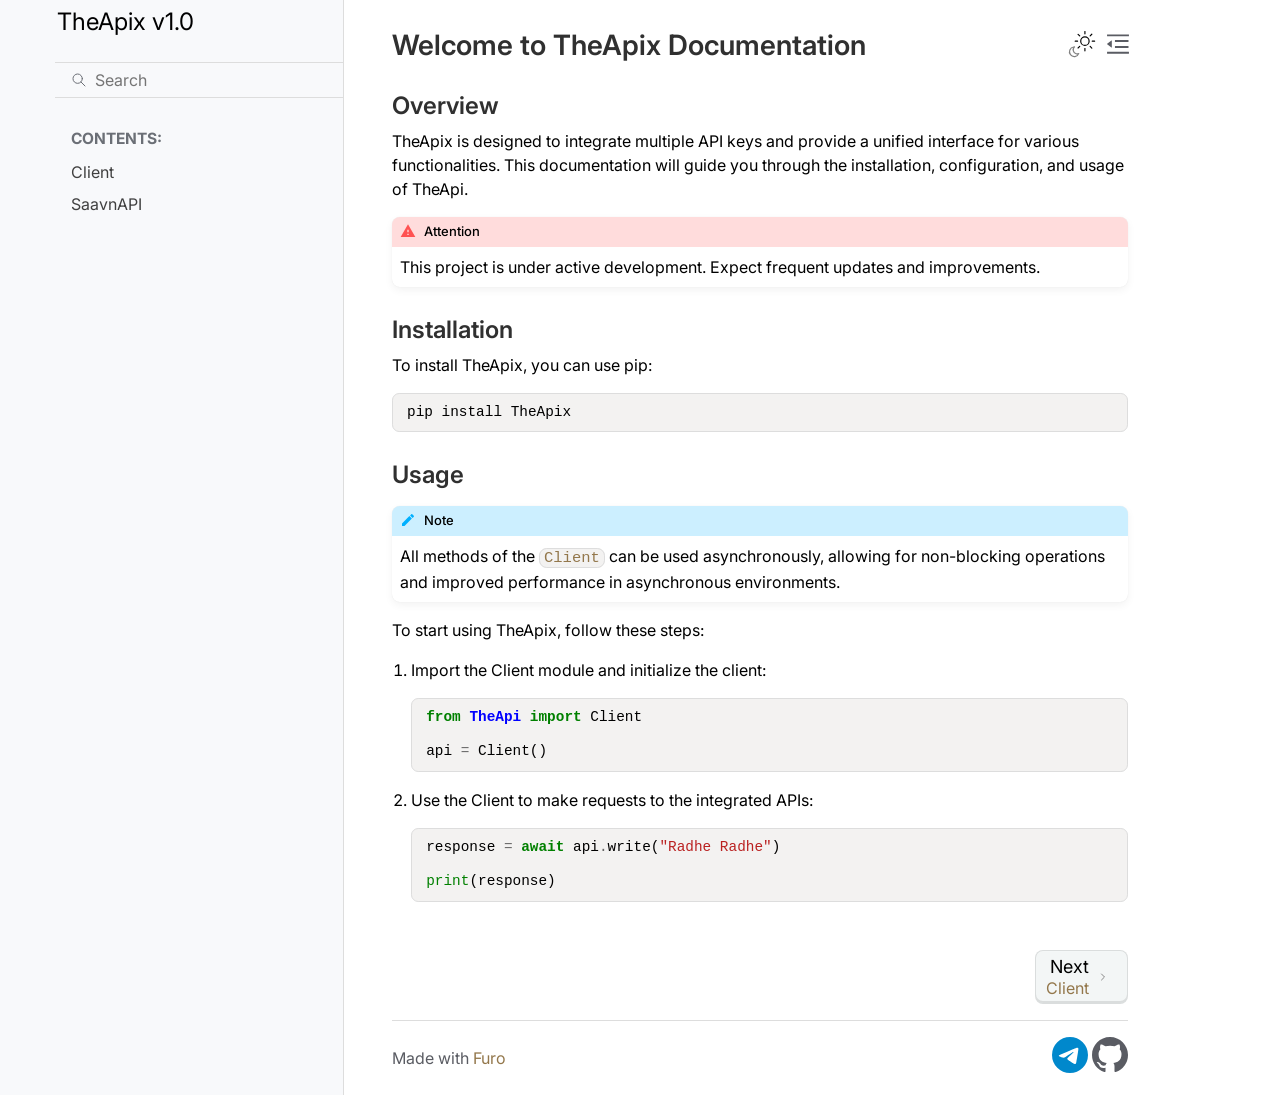
<file: index.html>
<!doctype html>
<html class="no-js" lang="en" data-content_root="./">
  <head><meta charset="utf-8"/>
    <meta name="viewport" content="width=device-width,initial-scale=1"/>
    <meta name="color-scheme" content="light dark"><meta name="viewport" content="width=device-width, initial-scale=1" />
<link rel="index" title="Index" href="genindex.html" /><link rel="search" title="Search" href="search.html" /><link rel="next" title="Client" href="api/client.html" />

    <link rel="shortcut icon" href="_static/TheApix.ico"/><!-- Generated with Sphinx 8.2.3 and Furo 2024.08.06 -->
        <title>TheApix v1.0</title>
      <link rel="stylesheet" type="text/css" href="_static/pygments.css?v=b86133f3" />
    <link rel="stylesheet" type="text/css" href="_static/styles/furo.css?v=354aac6f" />
    <link rel="stylesheet" type="text/css" href="_static/copybutton.css?v=76b2166b" />
    <link rel="stylesheet" type="text/css" href="_static/styles/furo-extensions.css?v=302659d7" />
    <link rel="stylesheet" type="text/css" href="_static/css/pyrogram.css?v=8137c5cf" />
    
    


<style>
  body {
    --color-code-background: #f8f8f8;
  --color-code-foreground: black;
  
  }
  @media not print {
    body[data-theme="dark"] {
      --color-code-background: #202020;
  --color-code-foreground: #d0d0d0;
  
    }
    @media (prefers-color-scheme: dark) {
      body:not([data-theme="light"]) {
        --color-code-background: #202020;
  --color-code-foreground: #d0d0d0;
  
      }
    }
  }
</style></head>
  <body>
    
    <script>
      document.body.dataset.theme = localStorage.getItem("theme") || "auto";
    </script>
    

<svg xmlns="http://www.w3.org/2000/svg" style="display: none;">
  <symbol id="svg-toc" viewBox="0 0 24 24">
    <title>Contents</title>
    <svg stroke="currentColor" fill="currentColor" stroke-width="0" viewBox="0 0 1024 1024">
      <path d="M408 442h480c4.4 0 8-3.6 8-8v-56c0-4.4-3.6-8-8-8H408c-4.4 0-8 3.6-8 8v56c0 4.4 3.6 8 8 8zm-8 204c0 4.4 3.6 8 8 8h480c4.4 0 8-3.6 8-8v-56c0-4.4-3.6-8-8-8H408c-4.4 0-8 3.6-8 8v56zm504-486H120c-4.4 0-8 3.6-8 8v56c0 4.4 3.6 8 8 8h784c4.4 0 8-3.6 8-8v-56c0-4.4-3.6-8-8-8zm0 632H120c-4.4 0-8 3.6-8 8v56c0 4.4 3.6 8 8 8h784c4.4 0 8-3.6 8-8v-56c0-4.4-3.6-8-8-8zM115.4 518.9L271.7 642c5.8 4.6 14.4.5 14.4-6.9V388.9c0-7.4-8.5-11.5-14.4-6.9L115.4 505.1a8.74 8.74 0 0 0 0 13.8z"/>
    </svg>
  </symbol>
  <symbol id="svg-menu" viewBox="0 0 24 24">
    <title>Menu</title>
    <svg xmlns="http://www.w3.org/2000/svg" viewBox="0 0 24 24" fill="none" stroke="currentColor"
      stroke-width="2" stroke-linecap="round" stroke-linejoin="round" class="feather-menu">
      <line x1="3" y1="12" x2="21" y2="12"></line>
      <line x1="3" y1="6" x2="21" y2="6"></line>
      <line x1="3" y1="18" x2="21" y2="18"></line>
    </svg>
  </symbol>
  <symbol id="svg-arrow-right" viewBox="0 0 24 24">
    <title>Expand</title>
    <svg xmlns="http://www.w3.org/2000/svg" viewBox="0 0 24 24" fill="none" stroke="currentColor"
      stroke-width="2" stroke-linecap="round" stroke-linejoin="round" class="feather-chevron-right">
      <polyline points="9 18 15 12 9 6"></polyline>
    </svg>
  </symbol>
  <symbol id="svg-sun" viewBox="0 0 24 24">
    <title>Light mode</title>
    <svg xmlns="http://www.w3.org/2000/svg" viewBox="0 0 24 24" fill="none" stroke="currentColor"
      stroke-width="1" stroke-linecap="round" stroke-linejoin="round" class="feather-sun">
      <circle cx="12" cy="12" r="5"></circle>
      <line x1="12" y1="1" x2="12" y2="3"></line>
      <line x1="12" y1="21" x2="12" y2="23"></line>
      <line x1="4.22" y1="4.22" x2="5.64" y2="5.64"></line>
      <line x1="18.36" y1="18.36" x2="19.78" y2="19.78"></line>
      <line x1="1" y1="12" x2="3" y2="12"></line>
      <line x1="21" y1="12" x2="23" y2="12"></line>
      <line x1="4.22" y1="19.78" x2="5.64" y2="18.36"></line>
      <line x1="18.36" y1="5.64" x2="19.78" y2="4.22"></line>
    </svg>
  </symbol>
  <symbol id="svg-moon" viewBox="0 0 24 24">
    <title>Dark mode</title>
    <svg xmlns="http://www.w3.org/2000/svg" viewBox="0 0 24 24" fill="none" stroke="currentColor"
      stroke-width="1" stroke-linecap="round" stroke-linejoin="round" class="icon-tabler-moon">
      <path stroke="none" d="M0 0h24v24H0z" fill="none" />
      <path d="M12 3c.132 0 .263 0 .393 0a7.5 7.5 0 0 0 7.92 12.446a9 9 0 1 1 -8.313 -12.454z" />
    </svg>
  </symbol>
  <symbol id="svg-sun-with-moon" viewBox="0 0 24 24">
    <title>Auto light/dark, in light mode</title>
    <svg xmlns="http://www.w3.org/2000/svg" viewBox="0 0 24 24" fill="none" stroke="currentColor"
      stroke-width="1" stroke-linecap="round" stroke-linejoin="round"
      class="icon-custom-derived-from-feather-sun-and-tabler-moon">
      <path style="opacity: 50%" d="M 5.411 14.504 C 5.471 14.504 5.532 14.504 5.591 14.504 C 3.639 16.319 4.383 19.569 6.931 20.352 C 7.693 20.586 8.512 20.551 9.25 20.252 C 8.023 23.207 4.056 23.725 2.11 21.184 C 0.166 18.642 1.702 14.949 4.874 14.536 C 5.051 14.512 5.231 14.5 5.411 14.5 L 5.411 14.504 Z"/>
      <line x1="14.5" y1="3.25" x2="14.5" y2="1.25"/>
      <line x1="14.5" y1="15.85" x2="14.5" y2="17.85"/>
      <line x1="10.044" y1="5.094" x2="8.63" y2="3.68"/>
      <line x1="19" y1="14.05" x2="20.414" y2="15.464"/>
      <line x1="8.2" y1="9.55" x2="6.2" y2="9.55"/>
      <line x1="20.8" y1="9.55" x2="22.8" y2="9.55"/>
      <line x1="10.044" y1="14.006" x2="8.63" y2="15.42"/>
      <line x1="19" y1="5.05" x2="20.414" y2="3.636"/>
      <circle cx="14.5" cy="9.55" r="3.6"/>
    </svg>
  </symbol>
  <symbol id="svg-moon-with-sun" viewBox="0 0 24 24">
    <title>Auto light/dark, in dark mode</title>
    <svg xmlns="http://www.w3.org/2000/svg" viewBox="0 0 24 24" fill="none" stroke="currentColor"
      stroke-width="1" stroke-linecap="round" stroke-linejoin="round"
      class="icon-custom-derived-from-feather-sun-and-tabler-moon">
      <path d="M 8.282 7.007 C 8.385 7.007 8.494 7.007 8.595 7.007 C 5.18 10.184 6.481 15.869 10.942 17.24 C 12.275 17.648 13.706 17.589 15 17.066 C 12.851 22.236 5.91 23.143 2.505 18.696 C -0.897 14.249 1.791 7.786 7.342 7.063 C 7.652 7.021 7.965 7 8.282 7 L 8.282 7.007 Z"/>
      <line style="opacity: 50%" x1="18" y1="3.705" x2="18" y2="2.5"/>
      <line style="opacity: 50%" x1="18" y1="11.295" x2="18" y2="12.5"/>
      <line style="opacity: 50%" x1="15.316" y1="4.816" x2="14.464" y2="3.964"/>
      <line style="opacity: 50%" x1="20.711" y1="10.212" x2="21.563" y2="11.063"/>
      <line style="opacity: 50%" x1="14.205" y1="7.5" x2="13.001" y2="7.5"/>
      <line style="opacity: 50%" x1="21.795" y1="7.5" x2="23" y2="7.5"/>
      <line style="opacity: 50%" x1="15.316" y1="10.184" x2="14.464" y2="11.036"/>
      <line style="opacity: 50%" x1="20.711" y1="4.789" x2="21.563" y2="3.937"/>
      <circle style="opacity: 50%" cx="18" cy="7.5" r="2.169"/>
    </svg>
  </symbol>
  <symbol id="svg-pencil" viewBox="0 0 24 24">
    <svg xmlns="http://www.w3.org/2000/svg" viewBox="0 0 24 24" fill="none" stroke="currentColor"
      stroke-width="1" stroke-linecap="round" stroke-linejoin="round" class="icon-tabler-pencil-code">
      <path d="M4 20h4l10.5 -10.5a2.828 2.828 0 1 0 -4 -4l-10.5 10.5v4" />
      <path d="M13.5 6.5l4 4" />
      <path d="M20 21l2 -2l-2 -2" />
      <path d="M17 17l-2 2l2 2" />
    </svg>
  </symbol>
  <symbol id="svg-eye" viewBox="0 0 24 24">
    <svg xmlns="http://www.w3.org/2000/svg" viewBox="0 0 24 24" fill="none" stroke="currentColor"
      stroke-width="1" stroke-linecap="round" stroke-linejoin="round" class="icon-tabler-eye-code">
      <path stroke="none" d="M0 0h24v24H0z" fill="none" />
      <path d="M10 12a2 2 0 1 0 4 0a2 2 0 0 0 -4 0" />
      <path
        d="M11.11 17.958c-3.209 -.307 -5.91 -2.293 -8.11 -5.958c2.4 -4 5.4 -6 9 -6c3.6 0 6.6 2 9 6c-.21 .352 -.427 .688 -.647 1.008" />
      <path d="M20 21l2 -2l-2 -2" />
      <path d="M17 17l-2 2l2 2" />
    </svg>
  </symbol>
</svg>

<input type="checkbox" class="sidebar-toggle" name="__navigation" id="__navigation">
<input type="checkbox" class="sidebar-toggle" name="__toc" id="__toc">
<label class="overlay sidebar-overlay" for="__navigation">
  <div class="visually-hidden">Hide navigation sidebar</div>
</label>
<label class="overlay toc-overlay" for="__toc">
  <div class="visually-hidden">Hide table of contents sidebar</div>
</label>

<a class="skip-to-content muted-link" href="#furo-main-content">Skip to content</a>



<div class="page">
  <header class="mobile-header">
    <div class="header-left">
      <label class="nav-overlay-icon" for="__navigation">
        <div class="visually-hidden">Toggle site navigation sidebar</div>
        <i class="icon"><svg><use href="#svg-menu"></use></svg></i>
      </label>
    </div>
    <div class="header-center">
      <a href="#"><div class="brand">TheApix v1.0</div></a>
    </div>
    <div class="header-right">
      <div class="theme-toggle-container theme-toggle-header">
        <button class="theme-toggle">
          <div class="visually-hidden">Toggle Light / Dark / Auto color theme</div>
          <svg class="theme-icon-when-auto-light"><use href="#svg-sun-with-moon"></use></svg>
          <svg class="theme-icon-when-auto-dark"><use href="#svg-moon-with-sun"></use></svg>
          <svg class="theme-icon-when-dark"><use href="#svg-moon"></use></svg>
          <svg class="theme-icon-when-light"><use href="#svg-sun"></use></svg>
        </button>
      </div>
      <label class="toc-overlay-icon toc-header-icon" for="__toc">
        <div class="visually-hidden">Toggle table of contents sidebar</div>
        <i class="icon"><svg><use href="#svg-toc"></use></svg></i>
      </label>
    </div>
  </header>
  <aside class="sidebar-drawer">
    <div class="sidebar-container">
      
      <div class="sidebar-sticky"><a class="sidebar-brand" href="#">
  
  
  <span class="sidebar-brand-text">TheApix v1.0</span>
  
</a><form class="sidebar-search-container" method="get" action="search.html" role="search">
  <input class="sidebar-search" placeholder="Search" name="q" aria-label="Search">
  <input type="hidden" name="check_keywords" value="yes">
  <input type="hidden" name="area" value="default">
</form>
<div id="searchbox"></div><div class="sidebar-scroll"><div class="sidebar-tree">
  <p class="caption" role="heading"><span class="caption-text">Contents:</span></p>
<ul>
<li class="toctree-l1"><a class="reference internal" href="api/client.html">Client</a></li>
<li class="toctree-l1"><a class="reference internal" href="api/saavn.html">SaavnAPI</a></li>
</ul>

</div>
</div>

      </div>
      
    </div>
  </aside>
  <div class="main">
    <div class="content">
      <div class="article-container">
        <a href="#" class="back-to-top muted-link">
          <svg xmlns="http://www.w3.org/2000/svg" viewBox="0 0 24 24">
            <path d="M13 20h-2V8l-5.5 5.5-1.42-1.42L12 4.16l7.92 7.92-1.42 1.42L13 8v12z"></path>
          </svg>
          <span>Back to top</span>
        </a>
        <div class="content-icon-container">
          

<div class="theme-toggle-container theme-toggle-content">
            <button class="theme-toggle">
              <div class="visually-hidden">Toggle Light / Dark / Auto color theme</div>
              <svg class="theme-icon-when-auto-light"><use href="#svg-sun-with-moon"></use></svg>
              <svg class="theme-icon-when-auto-dark"><use href="#svg-moon-with-sun"></use></svg>
              <svg class="theme-icon-when-dark"><use href="#svg-moon"></use></svg>
              <svg class="theme-icon-when-light"><use href="#svg-sun"></use></svg>
            </button>
          </div>
          <label class="toc-overlay-icon toc-content-icon" for="__toc">
            <div class="visually-hidden">Toggle table of contents sidebar</div>
            <i class="icon"><svg><use href="#svg-toc"></use></svg></i>
          </label>
        </div>
        <article role="main" id="furo-main-content">
          <section id="welcome-to-theapix-documentation">
<h1>Welcome to TheApix Documentation<a class="headerlink" href="#welcome-to-theapix-documentation" title="Link to this heading">¶</a></h1>
<section id="overview">
<h2>Overview<a class="headerlink" href="#overview" title="Link to this heading">¶</a></h2>
<p>TheApix is designed to integrate multiple API keys and provide a unified interface for various functionalities. This documentation will guide you through the installation, configuration, and usage of TheApi.</p>
<div class="admonition attention">
<p class="admonition-title">Attention</p>
<p>This project is under active development. Expect frequent updates and improvements.</p>
</div>
<div class="toctree-wrapper compound">
</div>
</section>
<section id="installation">
<h2>Installation<a class="headerlink" href="#installation" title="Link to this heading">¶</a></h2>
<p>To install TheApix, you can use pip:</p>
<div class="highlight-bash notranslate"><div class="highlight"><pre><span></span>pip<span class="w"> </span>install<span class="w"> </span>TheApix
</pre></div>
</div>
</section>
<section id="usage">
<h2>Usage<a class="headerlink" href="#usage" title="Link to this heading">¶</a></h2>
<div class="admonition note">
<p class="admonition-title">Note</p>
<p>All methods of the <a class="reference internal" href="api/client.html#TheApi.Client" title="TheApi.Client"><code class="xref py py-obj docutils literal notranslate"><span class="pre">Client</span></code></a> can be used asynchronously, allowing for non-blocking operations and improved performance in asynchronous environments.</p>
</div>
<p>To start using TheApix, follow these steps:</p>
<ol class="arabic">
<li><p>Import the Client module and initialize the client:</p>
<div class="highlight-python notranslate"><div class="highlight"><pre><span></span><span class="kn">from</span><span class="w"> </span><span class="nn">TheApi</span><span class="w"> </span><span class="kn">import</span> <span class="n">Client</span>

<span class="n">api</span> <span class="o">=</span> <span class="n">Client</span><span class="p">()</span>
</pre></div>
</div>
</li>
<li><p>Use the Client to make requests to the integrated APIs:</p>
<div class="highlight-python notranslate"><div class="highlight"><pre><span></span><span class="n">response</span> <span class="o">=</span> <span class="k">await</span> <span class="n">api</span><span class="o">.</span><span class="n">write</span><span class="p">(</span><span class="s2">&quot;Radhe Radhe&quot;</span><span class="p">)</span>

<span class="nb">print</span><span class="p">(</span><span class="n">response</span><span class="p">)</span>
</pre></div>
</div>
</li>
</ol>
</section>
</section>

        </article>
      </div>
      <footer>
        
        <div class="related-pages">
          <a class="next-page" href="api/client.html">
              <div class="page-info">
                <div class="context">
                  <span>Next</span>
                </div>
                <div class="title">Client</div>
              </div>
              <svg class="furo-related-icon"><use href="#svg-arrow-right"></use></svg>
            </a>
          
        </div>
        <div class="bottom-of-page">
          <div class="left-details">
            Made with 
            <a href="https://github.com/pradyunsg/furo">Furo</a>
            
          </div>
          <div class="right-details">
            <div class="icons">
              <a class="muted-link " href="https://t.me/TheTeamVivek" aria-label="Telegram Channel"><svg stroke="currentColor" fill="#0088cc" stroke-width="0" viewBox="0 0 16 16" style="width: 2em; height: 2em;" xmlns="http://www.w3.org/2000/svg"><path d="M16 8A8 8 0 1 1 0 8a8 8 0 0 1 16 0zM8.287 5.906c-.778.324-2.334.994-4.666 2.01-.378.15-.577.298-.595.442-.03.243.275.339.69.47l.175.055c.408.133.958.288 1.243.294.26.006.549-.1.868-.32 2.179-1.471 3.304-2.214 3.374-2.23.05-.012.12-.026.166.016.047.041.042.12.037.141-.03.129-1.227 1.241-1.846 1.817-.193.18-.33.307-.358.336a8.154 8.154 0 0 1-.188.186c-.38.366-.664.64.015 1.088.327.216.589.393.85.571.284.194.568.387.936.629.093.06.183.125.27.187.331.236.63.448.997.414.214-.02.435-.22.547-.82.265-1.417.786-4.486.906-5.751a1.426 1.426 0 0 0-.013-.315.337.337 0 0 0-.114-.217.526.526 0 0 0-.31-.093c-.3.005-.763.166-2.984 1.09z"></path></svg></a>
              <a class="muted-link " href="https://github.com/Vivekkumar-IN/TheApi" aria-label="GitHub"><svg stroke="currentColor" fill="currentColor" stroke-width="0" viewBox="0 0 16 16" style="width: 2em; height: 2em;"><path fill-rule="evenodd" d="M8 0C3.58 0 0 3.58 0 8c0 3.54 2.29 6.53 5.47 7.59.4.07.55-.17.55-.38 0-.19-.01-.82-.01-1.49-2.01.37-2.53-.49-2.69-.94-.09-.23-.48-.94-.82-1.13-.28-.15-.68-.52-.01-.53.63-.01 1.08.58 1.23.82.72 1.21 1.87.87 2.33.66.07-.52.28-.87.51-1.07-1.78-.2-3.64-.89-3.64-3.95 0-.87.31-1.59.82-2.15-.08-.2-.36-1.02.08-2.12 0 0 .67-.21 2.2.82.64-.18 1.32-.27 2-.27.68 0 1.36.09 2 .27 1.53-1.04 2.2-.82 2.2-.82.44 1.1.16 1.92.08 2.12.51.56.82 1.27.82 2.15 0 3.07-1.87 3.75-3.65 3.95.29.25.54.73.54 1.48 0 1.07-.01 1.93-.01 2.2 0 .21.15.46.55.38A8.013 8.013 0 0 0 16 8c0-4.42-3.58-8-8-8z"></path></svg></a>
              
            </div>
          </div>
        </div>
        
      </footer>
    </div>
    <aside class="toc-drawer">
      
      
      <div class="toc-sticky toc-scroll">
        <div class="toc-title-container">
          <span class="toc-title">
            On this page
          </span>
        </div>
        <div class="toc-tree-container">
          <div class="toc-tree">
            <ul>
<li><a class="reference internal" href="#">Welcome to TheApix Documentation</a><ul>
<li><a class="reference internal" href="#overview">Overview</a></li>
<li><a class="reference internal" href="#installation">Installation</a></li>
<li><a class="reference internal" href="#usage">Usage</a></li>
</ul>
</li>
</ul>

          </div>
        </div>
      </div>
      
      
    </aside>
  </div>
</div><script src="_static/documentation_options.js?v=7ca30beb"></script>
    <script src="_static/doctools.js?v=9bcbadda"></script>
    <script src="_static/sphinx_highlight.js?v=dc90522c"></script>
    <script src="_static/scripts/furo.js?v=5fa4622c"></script>
    <script src="_static/clipboard.min.js?v=a7894cd8"></script>
    <script src="_static/copybutton.js?v=f281be69"></script>
    </body>
</html>
</file>
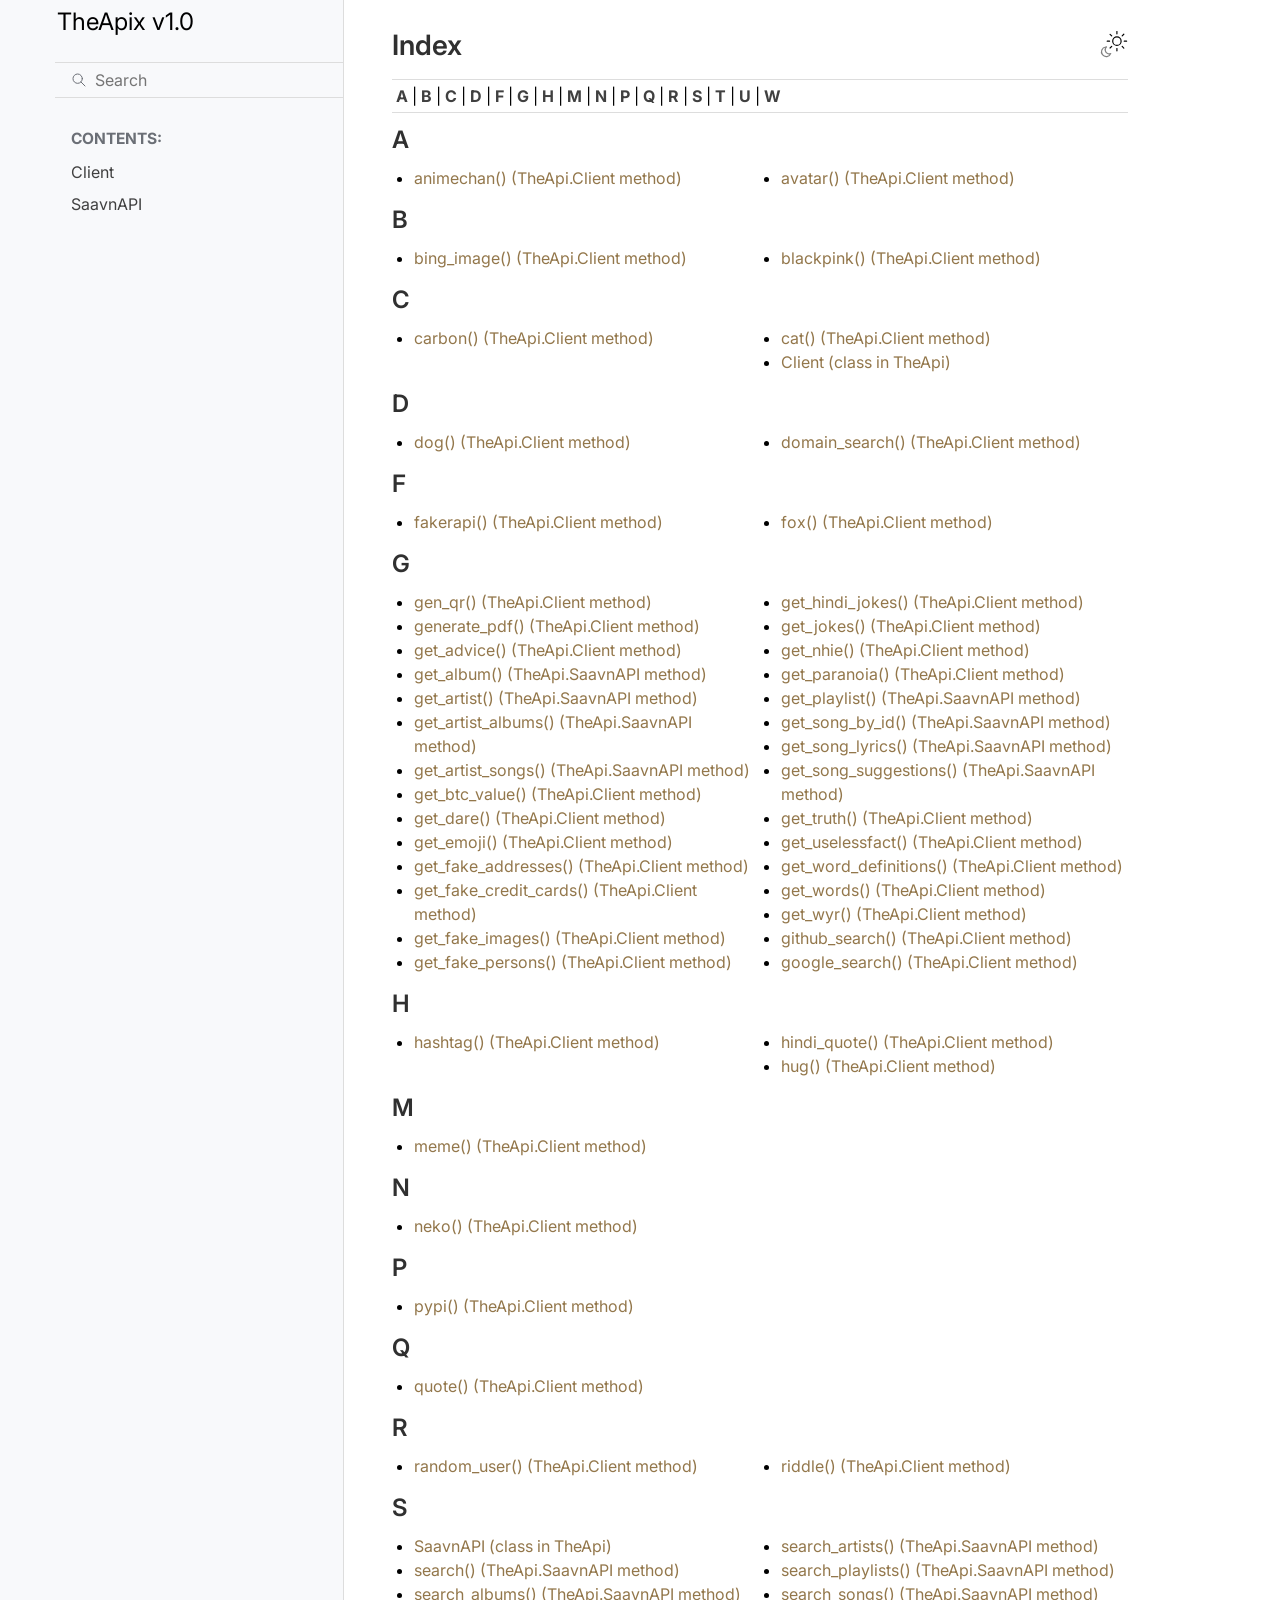
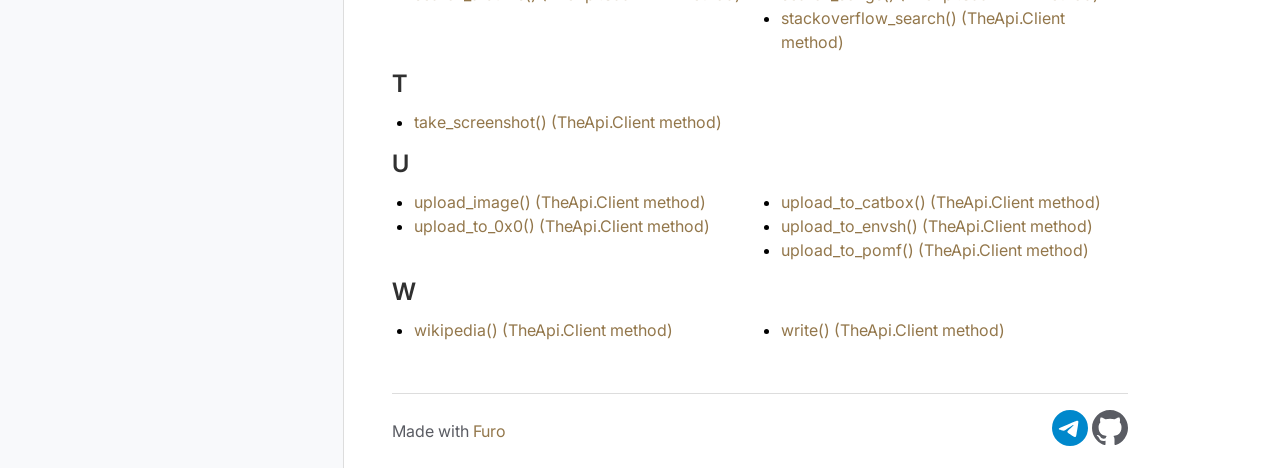
<file: genindex.html>
<!doctype html>
<html class="no-js" lang="en" data-content_root="./">
  <head><meta charset="utf-8"/>
    <meta name="viewport" content="width=device-width,initial-scale=1"/>
    <meta name="color-scheme" content="light dark"><link rel="index" title="Index" href="#" /><link rel="search" title="Search" href="search.html" />

    <link rel="shortcut icon" href="_static/TheApix.ico"/><!-- Generated with Sphinx 8.2.3 and Furo 2024.08.06 --><title>Index - TheApix v1.0</title>
<link rel="stylesheet" type="text/css" href="_static/pygments.css?v=b86133f3" />
    <link rel="stylesheet" type="text/css" href="_static/styles/furo.css?v=354aac6f" />
    <link rel="stylesheet" type="text/css" href="_static/copybutton.css?v=76b2166b" />
    <link rel="stylesheet" type="text/css" href="_static/styles/furo-extensions.css?v=302659d7" />
    <link rel="stylesheet" type="text/css" href="_static/css/pyrogram.css?v=8137c5cf" />
    
    


<style>
  body {
    --color-code-background: #f8f8f8;
  --color-code-foreground: black;
  
  }
  @media not print {
    body[data-theme="dark"] {
      --color-code-background: #202020;
  --color-code-foreground: #d0d0d0;
  
    }
    @media (prefers-color-scheme: dark) {
      body:not([data-theme="light"]) {
        --color-code-background: #202020;
  --color-code-foreground: #d0d0d0;
  
      }
    }
  }
</style></head>
  <body>
    
    <script>
      document.body.dataset.theme = localStorage.getItem("theme") || "auto";
    </script>
    

<svg xmlns="http://www.w3.org/2000/svg" style="display: none;">
  <symbol id="svg-toc" viewBox="0 0 24 24">
    <title>Contents</title>
    <svg stroke="currentColor" fill="currentColor" stroke-width="0" viewBox="0 0 1024 1024">
      <path d="M408 442h480c4.4 0 8-3.6 8-8v-56c0-4.4-3.6-8-8-8H408c-4.4 0-8 3.6-8 8v56c0 4.4 3.6 8 8 8zm-8 204c0 4.4 3.6 8 8 8h480c4.4 0 8-3.6 8-8v-56c0-4.4-3.6-8-8-8H408c-4.4 0-8 3.6-8 8v56zm504-486H120c-4.4 0-8 3.6-8 8v56c0 4.4 3.6 8 8 8h784c4.4 0 8-3.6 8-8v-56c0-4.4-3.6-8-8-8zm0 632H120c-4.4 0-8 3.6-8 8v56c0 4.4 3.6 8 8 8h784c4.4 0 8-3.6 8-8v-56c0-4.4-3.6-8-8-8zM115.4 518.9L271.7 642c5.8 4.6 14.4.5 14.4-6.9V388.9c0-7.4-8.5-11.5-14.4-6.9L115.4 505.1a8.74 8.74 0 0 0 0 13.8z"/>
    </svg>
  </symbol>
  <symbol id="svg-menu" viewBox="0 0 24 24">
    <title>Menu</title>
    <svg xmlns="http://www.w3.org/2000/svg" viewBox="0 0 24 24" fill="none" stroke="currentColor"
      stroke-width="2" stroke-linecap="round" stroke-linejoin="round" class="feather-menu">
      <line x1="3" y1="12" x2="21" y2="12"></line>
      <line x1="3" y1="6" x2="21" y2="6"></line>
      <line x1="3" y1="18" x2="21" y2="18"></line>
    </svg>
  </symbol>
  <symbol id="svg-arrow-right" viewBox="0 0 24 24">
    <title>Expand</title>
    <svg xmlns="http://www.w3.org/2000/svg" viewBox="0 0 24 24" fill="none" stroke="currentColor"
      stroke-width="2" stroke-linecap="round" stroke-linejoin="round" class="feather-chevron-right">
      <polyline points="9 18 15 12 9 6"></polyline>
    </svg>
  </symbol>
  <symbol id="svg-sun" viewBox="0 0 24 24">
    <title>Light mode</title>
    <svg xmlns="http://www.w3.org/2000/svg" viewBox="0 0 24 24" fill="none" stroke="currentColor"
      stroke-width="1" stroke-linecap="round" stroke-linejoin="round" class="feather-sun">
      <circle cx="12" cy="12" r="5"></circle>
      <line x1="12" y1="1" x2="12" y2="3"></line>
      <line x1="12" y1="21" x2="12" y2="23"></line>
      <line x1="4.22" y1="4.22" x2="5.64" y2="5.64"></line>
      <line x1="18.36" y1="18.36" x2="19.78" y2="19.78"></line>
      <line x1="1" y1="12" x2="3" y2="12"></line>
      <line x1="21" y1="12" x2="23" y2="12"></line>
      <line x1="4.22" y1="19.78" x2="5.64" y2="18.36"></line>
      <line x1="18.36" y1="5.64" x2="19.78" y2="4.22"></line>
    </svg>
  </symbol>
  <symbol id="svg-moon" viewBox="0 0 24 24">
    <title>Dark mode</title>
    <svg xmlns="http://www.w3.org/2000/svg" viewBox="0 0 24 24" fill="none" stroke="currentColor"
      stroke-width="1" stroke-linecap="round" stroke-linejoin="round" class="icon-tabler-moon">
      <path stroke="none" d="M0 0h24v24H0z" fill="none" />
      <path d="M12 3c.132 0 .263 0 .393 0a7.5 7.5 0 0 0 7.92 12.446a9 9 0 1 1 -8.313 -12.454z" />
    </svg>
  </symbol>
  <symbol id="svg-sun-with-moon" viewBox="0 0 24 24">
    <title>Auto light/dark, in light mode</title>
    <svg xmlns="http://www.w3.org/2000/svg" viewBox="0 0 24 24" fill="none" stroke="currentColor"
      stroke-width="1" stroke-linecap="round" stroke-linejoin="round"
      class="icon-custom-derived-from-feather-sun-and-tabler-moon">
      <path style="opacity: 50%" d="M 5.411 14.504 C 5.471 14.504 5.532 14.504 5.591 14.504 C 3.639 16.319 4.383 19.569 6.931 20.352 C 7.693 20.586 8.512 20.551 9.25 20.252 C 8.023 23.207 4.056 23.725 2.11 21.184 C 0.166 18.642 1.702 14.949 4.874 14.536 C 5.051 14.512 5.231 14.5 5.411 14.5 L 5.411 14.504 Z"/>
      <line x1="14.5" y1="3.25" x2="14.5" y2="1.25"/>
      <line x1="14.5" y1="15.85" x2="14.5" y2="17.85"/>
      <line x1="10.044" y1="5.094" x2="8.63" y2="3.68"/>
      <line x1="19" y1="14.05" x2="20.414" y2="15.464"/>
      <line x1="8.2" y1="9.55" x2="6.2" y2="9.55"/>
      <line x1="20.8" y1="9.55" x2="22.8" y2="9.55"/>
      <line x1="10.044" y1="14.006" x2="8.63" y2="15.42"/>
      <line x1="19" y1="5.05" x2="20.414" y2="3.636"/>
      <circle cx="14.5" cy="9.55" r="3.6"/>
    </svg>
  </symbol>
  <symbol id="svg-moon-with-sun" viewBox="0 0 24 24">
    <title>Auto light/dark, in dark mode</title>
    <svg xmlns="http://www.w3.org/2000/svg" viewBox="0 0 24 24" fill="none" stroke="currentColor"
      stroke-width="1" stroke-linecap="round" stroke-linejoin="round"
      class="icon-custom-derived-from-feather-sun-and-tabler-moon">
      <path d="M 8.282 7.007 C 8.385 7.007 8.494 7.007 8.595 7.007 C 5.18 10.184 6.481 15.869 10.942 17.24 C 12.275 17.648 13.706 17.589 15 17.066 C 12.851 22.236 5.91 23.143 2.505 18.696 C -0.897 14.249 1.791 7.786 7.342 7.063 C 7.652 7.021 7.965 7 8.282 7 L 8.282 7.007 Z"/>
      <line style="opacity: 50%" x1="18" y1="3.705" x2="18" y2="2.5"/>
      <line style="opacity: 50%" x1="18" y1="11.295" x2="18" y2="12.5"/>
      <line style="opacity: 50%" x1="15.316" y1="4.816" x2="14.464" y2="3.964"/>
      <line style="opacity: 50%" x1="20.711" y1="10.212" x2="21.563" y2="11.063"/>
      <line style="opacity: 50%" x1="14.205" y1="7.5" x2="13.001" y2="7.5"/>
      <line style="opacity: 50%" x1="21.795" y1="7.5" x2="23" y2="7.5"/>
      <line style="opacity: 50%" x1="15.316" y1="10.184" x2="14.464" y2="11.036"/>
      <line style="opacity: 50%" x1="20.711" y1="4.789" x2="21.563" y2="3.937"/>
      <circle style="opacity: 50%" cx="18" cy="7.5" r="2.169"/>
    </svg>
  </symbol>
  <symbol id="svg-pencil" viewBox="0 0 24 24">
    <svg xmlns="http://www.w3.org/2000/svg" viewBox="0 0 24 24" fill="none" stroke="currentColor"
      stroke-width="1" stroke-linecap="round" stroke-linejoin="round" class="icon-tabler-pencil-code">
      <path d="M4 20h4l10.5 -10.5a2.828 2.828 0 1 0 -4 -4l-10.5 10.5v4" />
      <path d="M13.5 6.5l4 4" />
      <path d="M20 21l2 -2l-2 -2" />
      <path d="M17 17l-2 2l2 2" />
    </svg>
  </symbol>
  <symbol id="svg-eye" viewBox="0 0 24 24">
    <svg xmlns="http://www.w3.org/2000/svg" viewBox="0 0 24 24" fill="none" stroke="currentColor"
      stroke-width="1" stroke-linecap="round" stroke-linejoin="round" class="icon-tabler-eye-code">
      <path stroke="none" d="M0 0h24v24H0z" fill="none" />
      <path d="M10 12a2 2 0 1 0 4 0a2 2 0 0 0 -4 0" />
      <path
        d="M11.11 17.958c-3.209 -.307 -5.91 -2.293 -8.11 -5.958c2.4 -4 5.4 -6 9 -6c3.6 0 6.6 2 9 6c-.21 .352 -.427 .688 -.647 1.008" />
      <path d="M20 21l2 -2l-2 -2" />
      <path d="M17 17l-2 2l2 2" />
    </svg>
  </symbol>
</svg>

<input type="checkbox" class="sidebar-toggle" name="__navigation" id="__navigation">
<input type="checkbox" class="sidebar-toggle" name="__toc" id="__toc">
<label class="overlay sidebar-overlay" for="__navigation">
  <div class="visually-hidden">Hide navigation sidebar</div>
</label>
<label class="overlay toc-overlay" for="__toc">
  <div class="visually-hidden">Hide table of contents sidebar</div>
</label>

<a class="skip-to-content muted-link" href="#furo-main-content">Skip to content</a>



<div class="page">
  <header class="mobile-header">
    <div class="header-left">
      <label class="nav-overlay-icon" for="__navigation">
        <div class="visually-hidden">Toggle site navigation sidebar</div>
        <i class="icon"><svg><use href="#svg-menu"></use></svg></i>
      </label>
    </div>
    <div class="header-center">
      <a href="index.html"><div class="brand">TheApix v1.0</div></a>
    </div>
    <div class="header-right">
      <div class="theme-toggle-container theme-toggle-header">
        <button class="theme-toggle">
          <div class="visually-hidden">Toggle Light / Dark / Auto color theme</div>
          <svg class="theme-icon-when-auto-light"><use href="#svg-sun-with-moon"></use></svg>
          <svg class="theme-icon-when-auto-dark"><use href="#svg-moon-with-sun"></use></svg>
          <svg class="theme-icon-when-dark"><use href="#svg-moon"></use></svg>
          <svg class="theme-icon-when-light"><use href="#svg-sun"></use></svg>
        </button>
      </div>
      <label class="toc-overlay-icon toc-header-icon no-toc" for="__toc">
        <div class="visually-hidden">Toggle table of contents sidebar</div>
        <i class="icon"><svg><use href="#svg-toc"></use></svg></i>
      </label>
    </div>
  </header>
  <aside class="sidebar-drawer">
    <div class="sidebar-container">
      
      <div class="sidebar-sticky"><a class="sidebar-brand" href="index.html">
  
  
  <span class="sidebar-brand-text">TheApix v1.0</span>
  
</a><form class="sidebar-search-container" method="get" action="search.html" role="search">
  <input class="sidebar-search" placeholder="Search" name="q" aria-label="Search">
  <input type="hidden" name="check_keywords" value="yes">
  <input type="hidden" name="area" value="default">
</form>
<div id="searchbox"></div><div class="sidebar-scroll"><div class="sidebar-tree">
  <p class="caption" role="heading"><span class="caption-text">Contents:</span></p>
<ul>
<li class="toctree-l1"><a class="reference internal" href="api/client.html">Client</a></li>
<li class="toctree-l1"><a class="reference internal" href="api/saavn.html">SaavnAPI</a></li>
</ul>

</div>
</div>

      </div>
      
    </div>
  </aside>
  <div class="main">
    <div class="content">
      <div class="article-container">
        <a href="#" class="back-to-top muted-link">
          <svg xmlns="http://www.w3.org/2000/svg" viewBox="0 0 24 24">
            <path d="M13 20h-2V8l-5.5 5.5-1.42-1.42L12 4.16l7.92 7.92-1.42 1.42L13 8v12z"></path>
          </svg>
          <span>Back to top</span>
        </a>
        <div class="content-icon-container">
          <div class="theme-toggle-container theme-toggle-content">
            <button class="theme-toggle">
              <div class="visually-hidden">Toggle Light / Dark / Auto color theme</div>
              <svg class="theme-icon-when-auto-light"><use href="#svg-sun-with-moon"></use></svg>
              <svg class="theme-icon-when-auto-dark"><use href="#svg-moon-with-sun"></use></svg>
              <svg class="theme-icon-when-dark"><use href="#svg-moon"></use></svg>
              <svg class="theme-icon-when-light"><use href="#svg-sun"></use></svg>
            </button>
          </div>
          <label class="toc-overlay-icon toc-content-icon no-toc" for="__toc">
            <div class="visually-hidden">Toggle table of contents sidebar</div>
            <i class="icon"><svg><use href="#svg-toc"></use></svg></i>
          </label>
        </div>
        <article role="main" id="furo-main-content">
          
<section class="genindex-section">
  <h1 id="index">Index</h1>
  <div class="genindex-jumpbox"><a href="#A"><strong>A</strong></a> | <a href="#B"><strong>B</strong></a> | <a href="#C"><strong>C</strong></a> | <a href="#D"><strong>D</strong></a> | <a href="#F"><strong>F</strong></a> | <a href="#G"><strong>G</strong></a> | <a href="#H"><strong>H</strong></a> | <a href="#M"><strong>M</strong></a> | <a href="#N"><strong>N</strong></a> | <a href="#P"><strong>P</strong></a> | <a href="#Q"><strong>Q</strong></a> | <a href="#R"><strong>R</strong></a> | <a href="#S"><strong>S</strong></a> | <a href="#T"><strong>T</strong></a> | <a href="#U"><strong>U</strong></a> | <a href="#W"><strong>W</strong></a></div>
</section>
<section id="A" class="genindex-section">
  <h2>A</h2>
  <table style="width: 100%" class="indextable genindextable"><tr>
    <td style="width: 33%; vertical-align: top;"><ul>
        <li><a href="api/client.html#TheApi.Client.animechan">animechan() (TheApi.Client method)</a>
</li>
    </ul></td>
    <td style="width: 33%; vertical-align: top;"><ul>
        <li><a href="api/client.html#TheApi.Client.avatar">avatar() (TheApi.Client method)</a>
</li>
    </ul></td>
  </tr></table>
</section>

<section id="B" class="genindex-section">
  <h2>B</h2>
  <table style="width: 100%" class="indextable genindextable"><tr>
    <td style="width: 33%; vertical-align: top;"><ul>
        <li><a href="api/client.html#TheApi.Client.bing_image">bing_image() (TheApi.Client method)</a>
</li>
    </ul></td>
    <td style="width: 33%; vertical-align: top;"><ul>
        <li><a href="api/client.html#TheApi.Client.blackpink">blackpink() (TheApi.Client method)</a>
</li>
    </ul></td>
  </tr></table>
</section>

<section id="C" class="genindex-section">
  <h2>C</h2>
  <table style="width: 100%" class="indextable genindextable"><tr>
    <td style="width: 33%; vertical-align: top;"><ul>
        <li><a href="api/client.html#TheApi.Client.carbon">carbon() (TheApi.Client method)</a>
</li>
    </ul></td>
    <td style="width: 33%; vertical-align: top;"><ul>
        <li><a href="api/client.html#TheApi.Client.cat">cat() (TheApi.Client method)</a>
</li>
        <li><a href="api/client.html#TheApi.Client">Client (class in TheApi)</a>
</li>
    </ul></td>
  </tr></table>
</section>

<section id="D" class="genindex-section">
  <h2>D</h2>
  <table style="width: 100%" class="indextable genindextable"><tr>
    <td style="width: 33%; vertical-align: top;"><ul>
        <li><a href="api/client.html#TheApi.Client.dog">dog() (TheApi.Client method)</a>
</li>
    </ul></td>
    <td style="width: 33%; vertical-align: top;"><ul>
        <li><a href="api/client.html#TheApi.Client.domain_search">domain_search() (TheApi.Client method)</a>
</li>
    </ul></td>
  </tr></table>
</section>

<section id="F" class="genindex-section">
  <h2>F</h2>
  <table style="width: 100%" class="indextable genindextable"><tr>
    <td style="width: 33%; vertical-align: top;"><ul>
        <li><a href="api/client.html#TheApi.Client.fakerapi">fakerapi() (TheApi.Client method)</a>
</li>
    </ul></td>
    <td style="width: 33%; vertical-align: top;"><ul>
        <li><a href="api/client.html#TheApi.Client.fox">fox() (TheApi.Client method)</a>
</li>
    </ul></td>
  </tr></table>
</section>

<section id="G" class="genindex-section">
  <h2>G</h2>
  <table style="width: 100%" class="indextable genindextable"><tr>
    <td style="width: 33%; vertical-align: top;"><ul>
        <li><a href="api/client.html#TheApi.Client.gen_qr">gen_qr() (TheApi.Client method)</a>
</li>
        <li><a href="api/client.html#TheApi.Client.generate_pdf">generate_pdf() (TheApi.Client method)</a>
</li>
        <li><a href="api/client.html#TheApi.Client.get_advice">get_advice() (TheApi.Client method)</a>
</li>
        <li><a href="api/saavn.html#TheApi.SaavnAPI.get_album">get_album() (TheApi.SaavnAPI method)</a>
</li>
        <li><a href="api/saavn.html#TheApi.SaavnAPI.get_artist">get_artist() (TheApi.SaavnAPI method)</a>
</li>
        <li><a href="api/saavn.html#TheApi.SaavnAPI.get_artist_albums">get_artist_albums() (TheApi.SaavnAPI method)</a>
</li>
        <li><a href="api/saavn.html#TheApi.SaavnAPI.get_artist_songs">get_artist_songs() (TheApi.SaavnAPI method)</a>
</li>
        <li><a href="api/client.html#TheApi.Client.get_btc_value">get_btc_value() (TheApi.Client method)</a>
</li>
        <li><a href="api/client.html#TheApi.Client.get_dare">get_dare() (TheApi.Client method)</a>
</li>
        <li><a href="api/client.html#TheApi.Client.get_emoji">get_emoji() (TheApi.Client method)</a>
</li>
        <li><a href="api/client.html#TheApi.Client.get_fake_addresses">get_fake_addresses() (TheApi.Client method)</a>
</li>
        <li><a href="api/client.html#TheApi.Client.get_fake_credit_cards">get_fake_credit_cards() (TheApi.Client method)</a>
</li>
        <li><a href="api/client.html#TheApi.Client.get_fake_images">get_fake_images() (TheApi.Client method)</a>
</li>
        <li><a href="api/client.html#TheApi.Client.get_fake_persons">get_fake_persons() (TheApi.Client method)</a>
</li>
    </ul></td>
    <td style="width: 33%; vertical-align: top;"><ul>
        <li><a href="api/client.html#TheApi.Client.get_hindi_jokes">get_hindi_jokes() (TheApi.Client method)</a>
</li>
        <li><a href="api/client.html#TheApi.Client.get_jokes">get_jokes() (TheApi.Client method)</a>
</li>
        <li><a href="api/client.html#TheApi.Client.get_nhie">get_nhie() (TheApi.Client method)</a>
</li>
        <li><a href="api/client.html#TheApi.Client.get_paranoia">get_paranoia() (TheApi.Client method)</a>
</li>
        <li><a href="api/saavn.html#TheApi.SaavnAPI.get_playlist">get_playlist() (TheApi.SaavnAPI method)</a>
</li>
        <li><a href="api/saavn.html#TheApi.SaavnAPI.get_song_by_id">get_song_by_id() (TheApi.SaavnAPI method)</a>
</li>
        <li><a href="api/saavn.html#TheApi.SaavnAPI.get_song_lyrics">get_song_lyrics() (TheApi.SaavnAPI method)</a>
</li>
        <li><a href="api/saavn.html#TheApi.SaavnAPI.get_song_suggestions">get_song_suggestions() (TheApi.SaavnAPI method)</a>
</li>
        <li><a href="api/client.html#TheApi.Client.get_truth">get_truth() (TheApi.Client method)</a>
</li>
        <li><a href="api/client.html#TheApi.Client.get_uselessfact">get_uselessfact() (TheApi.Client method)</a>
</li>
        <li><a href="api/client.html#TheApi.Client.get_word_definitions">get_word_definitions() (TheApi.Client method)</a>
</li>
        <li><a href="api/client.html#TheApi.Client.get_words">get_words() (TheApi.Client method)</a>
</li>
        <li><a href="api/client.html#TheApi.Client.get_wyr">get_wyr() (TheApi.Client method)</a>
</li>
        <li><a href="api/client.html#TheApi.Client.github_search">github_search() (TheApi.Client method)</a>
</li>
        <li><a href="api/client.html#TheApi.Client.google_search">google_search() (TheApi.Client method)</a>
</li>
    </ul></td>
  </tr></table>
</section>

<section id="H" class="genindex-section">
  <h2>H</h2>
  <table style="width: 100%" class="indextable genindextable"><tr>
    <td style="width: 33%; vertical-align: top;"><ul>
        <li><a href="api/client.html#TheApi.Client.hashtag">hashtag() (TheApi.Client method)</a>
</li>
    </ul></td>
    <td style="width: 33%; vertical-align: top;"><ul>
        <li><a href="api/client.html#TheApi.Client.hindi_quote">hindi_quote() (TheApi.Client method)</a>
</li>
        <li><a href="api/client.html#TheApi.Client.hug">hug() (TheApi.Client method)</a>
</li>
    </ul></td>
  </tr></table>
</section>

<section id="M" class="genindex-section">
  <h2>M</h2>
  <table style="width: 100%" class="indextable genindextable"><tr>
    <td style="width: 33%; vertical-align: top;"><ul>
        <li><a href="api/client.html#TheApi.Client.meme">meme() (TheApi.Client method)</a>
</li>
    </ul></td>
  </tr></table>
</section>

<section id="N" class="genindex-section">
  <h2>N</h2>
  <table style="width: 100%" class="indextable genindextable"><tr>
    <td style="width: 33%; vertical-align: top;"><ul>
        <li><a href="api/client.html#TheApi.Client.neko">neko() (TheApi.Client method)</a>
</li>
    </ul></td>
  </tr></table>
</section>

<section id="P" class="genindex-section">
  <h2>P</h2>
  <table style="width: 100%" class="indextable genindextable"><tr>
    <td style="width: 33%; vertical-align: top;"><ul>
        <li><a href="api/client.html#TheApi.Client.pypi">pypi() (TheApi.Client method)</a>
</li>
    </ul></td>
  </tr></table>
</section>

<section id="Q" class="genindex-section">
  <h2>Q</h2>
  <table style="width: 100%" class="indextable genindextable"><tr>
    <td style="width: 33%; vertical-align: top;"><ul>
        <li><a href="api/client.html#TheApi.Client.quote">quote() (TheApi.Client method)</a>
</li>
    </ul></td>
  </tr></table>
</section>

<section id="R" class="genindex-section">
  <h2>R</h2>
  <table style="width: 100%" class="indextable genindextable"><tr>
    <td style="width: 33%; vertical-align: top;"><ul>
        <li><a href="api/client.html#TheApi.Client.random_user">random_user() (TheApi.Client method)</a>
</li>
    </ul></td>
    <td style="width: 33%; vertical-align: top;"><ul>
        <li><a href="api/client.html#TheApi.Client.riddle">riddle() (TheApi.Client method)</a>
</li>
    </ul></td>
  </tr></table>
</section>

<section id="S" class="genindex-section">
  <h2>S</h2>
  <table style="width: 100%" class="indextable genindextable"><tr>
    <td style="width: 33%; vertical-align: top;"><ul>
        <li><a href="api/saavn.html#TheApi.SaavnAPI">SaavnAPI (class in TheApi)</a>
</li>
        <li><a href="api/saavn.html#TheApi.SaavnAPI.search">search() (TheApi.SaavnAPI method)</a>
</li>
        <li><a href="api/saavn.html#TheApi.SaavnAPI.search_albums">search_albums() (TheApi.SaavnAPI method)</a>
</li>
    </ul></td>
    <td style="width: 33%; vertical-align: top;"><ul>
        <li><a href="api/saavn.html#TheApi.SaavnAPI.search_artists">search_artists() (TheApi.SaavnAPI method)</a>
</li>
        <li><a href="api/saavn.html#TheApi.SaavnAPI.search_playlists">search_playlists() (TheApi.SaavnAPI method)</a>
</li>
        <li><a href="api/saavn.html#TheApi.SaavnAPI.search_songs">search_songs() (TheApi.SaavnAPI method)</a>
</li>
        <li><a href="api/client.html#TheApi.Client.stackoverflow_search">stackoverflow_search() (TheApi.Client method)</a>
</li>
    </ul></td>
  </tr></table>
</section>

<section id="T" class="genindex-section">
  <h2>T</h2>
  <table style="width: 100%" class="indextable genindextable"><tr>
    <td style="width: 33%; vertical-align: top;"><ul>
        <li><a href="api/client.html#TheApi.Client.take_screenshot">take_screenshot() (TheApi.Client method)</a>
</li>
    </ul></td>
  </tr></table>
</section>

<section id="U" class="genindex-section">
  <h2>U</h2>
  <table style="width: 100%" class="indextable genindextable"><tr>
    <td style="width: 33%; vertical-align: top;"><ul>
        <li><a href="api/client.html#TheApi.Client.upload_image">upload_image() (TheApi.Client method)</a>
</li>
        <li><a href="api/client.html#TheApi.Client.upload_to_0x0">upload_to_0x0() (TheApi.Client method)</a>
</li>
    </ul></td>
    <td style="width: 33%; vertical-align: top;"><ul>
        <li><a href="api/client.html#TheApi.Client.upload_to_catbox">upload_to_catbox() (TheApi.Client method)</a>
</li>
        <li><a href="api/client.html#TheApi.Client.upload_to_envsh">upload_to_envsh() (TheApi.Client method)</a>
</li>
        <li><a href="api/client.html#TheApi.Client.upload_to_pomf">upload_to_pomf() (TheApi.Client method)</a>
</li>
    </ul></td>
  </tr></table>
</section>

<section id="W" class="genindex-section">
  <h2>W</h2>
  <table style="width: 100%" class="indextable genindextable"><tr>
    <td style="width: 33%; vertical-align: top;"><ul>
        <li><a href="api/client.html#TheApi.Client.wikipedia">wikipedia() (TheApi.Client method)</a>
</li>
    </ul></td>
    <td style="width: 33%; vertical-align: top;"><ul>
        <li><a href="api/client.html#TheApi.Client.write">write() (TheApi.Client method)</a>
</li>
    </ul></td>
  </tr></table>
</section>


        </article>
      </div>
      <footer>
        
        <div class="related-pages">
          
          
        </div>
        <div class="bottom-of-page">
          <div class="left-details">
            Made with 
            <a href="https://github.com/pradyunsg/furo">Furo</a>
            
          </div>
          <div class="right-details">
            <div class="icons">
              <a class="muted-link " href="https://t.me/TheTeamVivek" aria-label="Telegram Channel"><svg stroke="currentColor" fill="#0088cc" stroke-width="0" viewBox="0 0 16 16" style="width: 2em; height: 2em;" xmlns="http://www.w3.org/2000/svg"><path d="M16 8A8 8 0 1 1 0 8a8 8 0 0 1 16 0zM8.287 5.906c-.778.324-2.334.994-4.666 2.01-.378.15-.577.298-.595.442-.03.243.275.339.69.47l.175.055c.408.133.958.288 1.243.294.26.006.549-.1.868-.32 2.179-1.471 3.304-2.214 3.374-2.23.05-.012.12-.026.166.016.047.041.042.12.037.141-.03.129-1.227 1.241-1.846 1.817-.193.18-.33.307-.358.336a8.154 8.154 0 0 1-.188.186c-.38.366-.664.64.015 1.088.327.216.589.393.85.571.284.194.568.387.936.629.093.06.183.125.27.187.331.236.63.448.997.414.214-.02.435-.22.547-.82.265-1.417.786-4.486.906-5.751a1.426 1.426 0 0 0-.013-.315.337.337 0 0 0-.114-.217.526.526 0 0 0-.31-.093c-.3.005-.763.166-2.984 1.09z"></path></svg></a>
              <a class="muted-link " href="https://github.com/Vivekkumar-IN/TheApi" aria-label="GitHub"><svg stroke="currentColor" fill="currentColor" stroke-width="0" viewBox="0 0 16 16" style="width: 2em; height: 2em;"><path fill-rule="evenodd" d="M8 0C3.58 0 0 3.58 0 8c0 3.54 2.29 6.53 5.47 7.59.4.07.55-.17.55-.38 0-.19-.01-.82-.01-1.49-2.01.37-2.53-.49-2.69-.94-.09-.23-.48-.94-.82-1.13-.28-.15-.68-.52-.01-.53.63-.01 1.08.58 1.23.82.72 1.21 1.87.87 2.33.66.07-.52.28-.87.51-1.07-1.78-.2-3.64-.89-3.64-3.95 0-.87.31-1.59.82-2.15-.08-.2-.36-1.02.08-2.12 0 0 .67-.21 2.2.82.64-.18 1.32-.27 2-.27.68 0 1.36.09 2 .27 1.53-1.04 2.2-.82 2.2-.82.44 1.1.16 1.92.08 2.12.51.56.82 1.27.82 2.15 0 3.07-1.87 3.75-3.65 3.95.29.25.54.73.54 1.48 0 1.07-.01 1.93-.01 2.2 0 .21.15.46.55.38A8.013 8.013 0 0 0 16 8c0-4.42-3.58-8-8-8z"></path></svg></a>
              
            </div>
          </div>
        </div>
        
      </footer>
    </div>
    <aside class="toc-drawer no-toc">
      
      
      
    </aside>
  </div>
</div><script src="_static/documentation_options.js?v=7ca30beb"></script>
    <script src="_static/doctools.js?v=9bcbadda"></script>
    <script src="_static/sphinx_highlight.js?v=dc90522c"></script>
    <script src="_static/scripts/furo.js?v=5fa4622c"></script>
    <script src="_static/clipboard.min.js?v=a7894cd8"></script>
    <script src="_static/copybutton.js?v=f281be69"></script>
    </body>
</html>
</file>
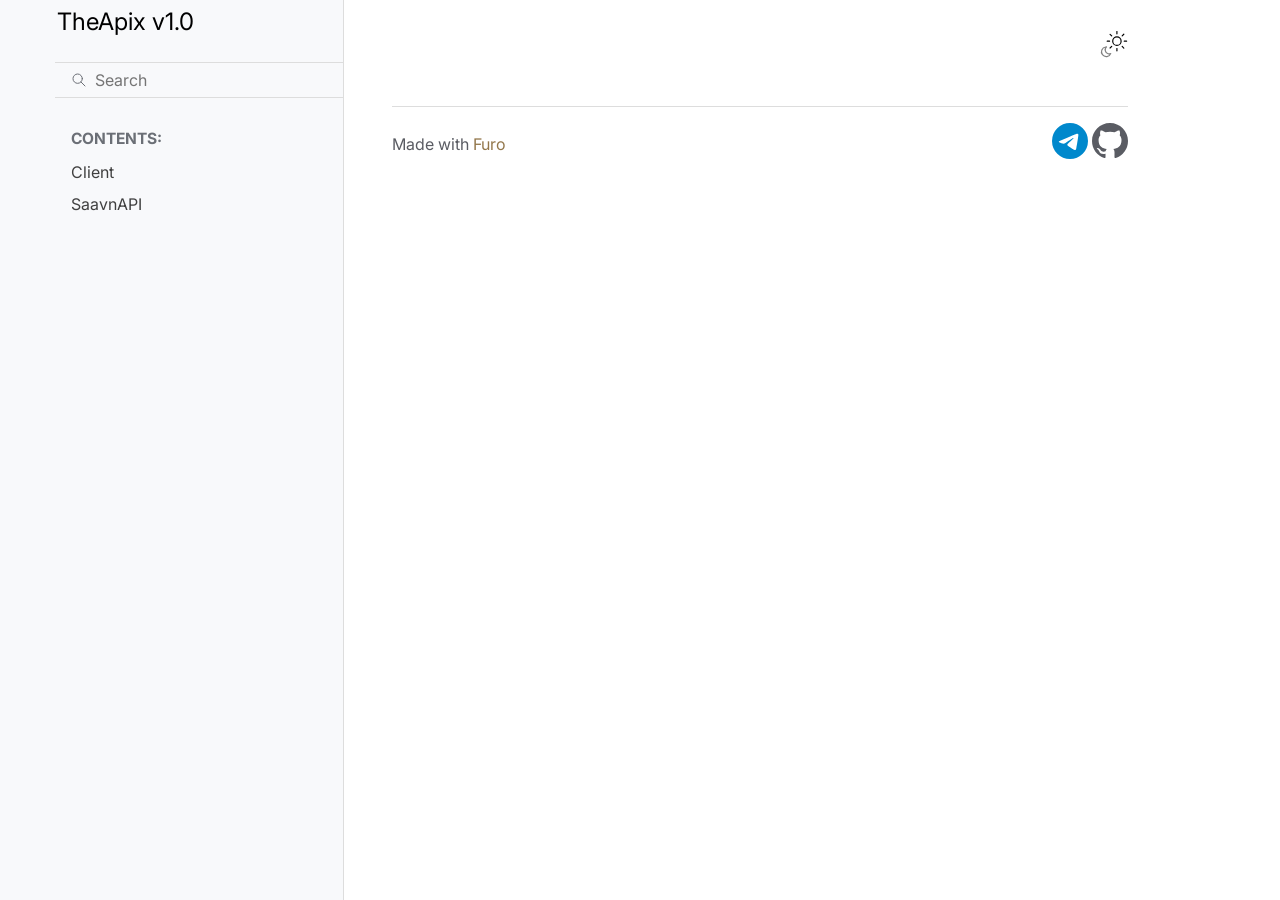
<file: search.html>
<!doctype html>
<html class="no-js" lang="en" data-content_root="./">
  <head>
<meta charset="utf-8"/>
    <meta name="viewport" content="width=device-width,initial-scale=1"/>
    <meta name="color-scheme" content="light dark"><link rel="index" title="Index" href="genindex.html" /><link rel="search" title="Search" href="#" />

    <link rel="shortcut icon" href="_static/TheApix.ico"/><!-- Generated with Sphinx 8.2.3 and Furo 2024.08.06 -->
<meta name="robots" content="noindex" />
<title>Search - TheApix v1.0</title><link rel="stylesheet" type="text/css" href="_static/pygments.css?v=b86133f3" />
    <link rel="stylesheet" type="text/css" href="_static/styles/furo.css?v=354aac6f" />
    <link rel="stylesheet" type="text/css" href="_static/copybutton.css?v=76b2166b" />
    <link rel="stylesheet" type="text/css" href="_static/styles/furo-extensions.css?v=302659d7" />
    <link rel="stylesheet" type="text/css" href="_static/css/pyrogram.css?v=8137c5cf" />
    
    


<style>
  body {
    --color-code-background: #f8f8f8;
  --color-code-foreground: black;
  
  }
  @media not print {
    body[data-theme="dark"] {
      --color-code-background: #202020;
  --color-code-foreground: #d0d0d0;
  
    }
    @media (prefers-color-scheme: dark) {
      body:not([data-theme="light"]) {
        --color-code-background: #202020;
  --color-code-foreground: #d0d0d0;
  
      }
    }
  }
</style></head>
  <body>
    
    <script>
      document.body.dataset.theme = localStorage.getItem("theme") || "auto";
    </script>
    

<svg xmlns="http://www.w3.org/2000/svg" style="display: none;">
  <symbol id="svg-toc" viewBox="0 0 24 24">
    <title>Contents</title>
    <svg stroke="currentColor" fill="currentColor" stroke-width="0" viewBox="0 0 1024 1024">
      <path d="M408 442h480c4.4 0 8-3.6 8-8v-56c0-4.4-3.6-8-8-8H408c-4.4 0-8 3.6-8 8v56c0 4.4 3.6 8 8 8zm-8 204c0 4.4 3.6 8 8 8h480c4.4 0 8-3.6 8-8v-56c0-4.4-3.6-8-8-8H408c-4.4 0-8 3.6-8 8v56zm504-486H120c-4.4 0-8 3.6-8 8v56c0 4.4 3.6 8 8 8h784c4.4 0 8-3.6 8-8v-56c0-4.4-3.6-8-8-8zm0 632H120c-4.4 0-8 3.6-8 8v56c0 4.4 3.6 8 8 8h784c4.4 0 8-3.6 8-8v-56c0-4.4-3.6-8-8-8zM115.4 518.9L271.7 642c5.8 4.6 14.4.5 14.4-6.9V388.9c0-7.4-8.5-11.5-14.4-6.9L115.4 505.1a8.74 8.74 0 0 0 0 13.8z"/>
    </svg>
  </symbol>
  <symbol id="svg-menu" viewBox="0 0 24 24">
    <title>Menu</title>
    <svg xmlns="http://www.w3.org/2000/svg" viewBox="0 0 24 24" fill="none" stroke="currentColor"
      stroke-width="2" stroke-linecap="round" stroke-linejoin="round" class="feather-menu">
      <line x1="3" y1="12" x2="21" y2="12"></line>
      <line x1="3" y1="6" x2="21" y2="6"></line>
      <line x1="3" y1="18" x2="21" y2="18"></line>
    </svg>
  </symbol>
  <symbol id="svg-arrow-right" viewBox="0 0 24 24">
    <title>Expand</title>
    <svg xmlns="http://www.w3.org/2000/svg" viewBox="0 0 24 24" fill="none" stroke="currentColor"
      stroke-width="2" stroke-linecap="round" stroke-linejoin="round" class="feather-chevron-right">
      <polyline points="9 18 15 12 9 6"></polyline>
    </svg>
  </symbol>
  <symbol id="svg-sun" viewBox="0 0 24 24">
    <title>Light mode</title>
    <svg xmlns="http://www.w3.org/2000/svg" viewBox="0 0 24 24" fill="none" stroke="currentColor"
      stroke-width="1" stroke-linecap="round" stroke-linejoin="round" class="feather-sun">
      <circle cx="12" cy="12" r="5"></circle>
      <line x1="12" y1="1" x2="12" y2="3"></line>
      <line x1="12" y1="21" x2="12" y2="23"></line>
      <line x1="4.22" y1="4.22" x2="5.64" y2="5.64"></line>
      <line x1="18.36" y1="18.36" x2="19.78" y2="19.78"></line>
      <line x1="1" y1="12" x2="3" y2="12"></line>
      <line x1="21" y1="12" x2="23" y2="12"></line>
      <line x1="4.22" y1="19.78" x2="5.64" y2="18.36"></line>
      <line x1="18.36" y1="5.64" x2="19.78" y2="4.22"></line>
    </svg>
  </symbol>
  <symbol id="svg-moon" viewBox="0 0 24 24">
    <title>Dark mode</title>
    <svg xmlns="http://www.w3.org/2000/svg" viewBox="0 0 24 24" fill="none" stroke="currentColor"
      stroke-width="1" stroke-linecap="round" stroke-linejoin="round" class="icon-tabler-moon">
      <path stroke="none" d="M0 0h24v24H0z" fill="none" />
      <path d="M12 3c.132 0 .263 0 .393 0a7.5 7.5 0 0 0 7.92 12.446a9 9 0 1 1 -8.313 -12.454z" />
    </svg>
  </symbol>
  <symbol id="svg-sun-with-moon" viewBox="0 0 24 24">
    <title>Auto light/dark, in light mode</title>
    <svg xmlns="http://www.w3.org/2000/svg" viewBox="0 0 24 24" fill="none" stroke="currentColor"
      stroke-width="1" stroke-linecap="round" stroke-linejoin="round"
      class="icon-custom-derived-from-feather-sun-and-tabler-moon">
      <path style="opacity: 50%" d="M 5.411 14.504 C 5.471 14.504 5.532 14.504 5.591 14.504 C 3.639 16.319 4.383 19.569 6.931 20.352 C 7.693 20.586 8.512 20.551 9.25 20.252 C 8.023 23.207 4.056 23.725 2.11 21.184 C 0.166 18.642 1.702 14.949 4.874 14.536 C 5.051 14.512 5.231 14.5 5.411 14.5 L 5.411 14.504 Z"/>
      <line x1="14.5" y1="3.25" x2="14.5" y2="1.25"/>
      <line x1="14.5" y1="15.85" x2="14.5" y2="17.85"/>
      <line x1="10.044" y1="5.094" x2="8.63" y2="3.68"/>
      <line x1="19" y1="14.05" x2="20.414" y2="15.464"/>
      <line x1="8.2" y1="9.55" x2="6.2" y2="9.55"/>
      <line x1="20.8" y1="9.55" x2="22.8" y2="9.55"/>
      <line x1="10.044" y1="14.006" x2="8.63" y2="15.42"/>
      <line x1="19" y1="5.05" x2="20.414" y2="3.636"/>
      <circle cx="14.5" cy="9.55" r="3.6"/>
    </svg>
  </symbol>
  <symbol id="svg-moon-with-sun" viewBox="0 0 24 24">
    <title>Auto light/dark, in dark mode</title>
    <svg xmlns="http://www.w3.org/2000/svg" viewBox="0 0 24 24" fill="none" stroke="currentColor"
      stroke-width="1" stroke-linecap="round" stroke-linejoin="round"
      class="icon-custom-derived-from-feather-sun-and-tabler-moon">
      <path d="M 8.282 7.007 C 8.385 7.007 8.494 7.007 8.595 7.007 C 5.18 10.184 6.481 15.869 10.942 17.24 C 12.275 17.648 13.706 17.589 15 17.066 C 12.851 22.236 5.91 23.143 2.505 18.696 C -0.897 14.249 1.791 7.786 7.342 7.063 C 7.652 7.021 7.965 7 8.282 7 L 8.282 7.007 Z"/>
      <line style="opacity: 50%" x1="18" y1="3.705" x2="18" y2="2.5"/>
      <line style="opacity: 50%" x1="18" y1="11.295" x2="18" y2="12.5"/>
      <line style="opacity: 50%" x1="15.316" y1="4.816" x2="14.464" y2="3.964"/>
      <line style="opacity: 50%" x1="20.711" y1="10.212" x2="21.563" y2="11.063"/>
      <line style="opacity: 50%" x1="14.205" y1="7.5" x2="13.001" y2="7.5"/>
      <line style="opacity: 50%" x1="21.795" y1="7.5" x2="23" y2="7.5"/>
      <line style="opacity: 50%" x1="15.316" y1="10.184" x2="14.464" y2="11.036"/>
      <line style="opacity: 50%" x1="20.711" y1="4.789" x2="21.563" y2="3.937"/>
      <circle style="opacity: 50%" cx="18" cy="7.5" r="2.169"/>
    </svg>
  </symbol>
  <symbol id="svg-pencil" viewBox="0 0 24 24">
    <svg xmlns="http://www.w3.org/2000/svg" viewBox="0 0 24 24" fill="none" stroke="currentColor"
      stroke-width="1" stroke-linecap="round" stroke-linejoin="round" class="icon-tabler-pencil-code">
      <path d="M4 20h4l10.5 -10.5a2.828 2.828 0 1 0 -4 -4l-10.5 10.5v4" />
      <path d="M13.5 6.5l4 4" />
      <path d="M20 21l2 -2l-2 -2" />
      <path d="M17 17l-2 2l2 2" />
    </svg>
  </symbol>
  <symbol id="svg-eye" viewBox="0 0 24 24">
    <svg xmlns="http://www.w3.org/2000/svg" viewBox="0 0 24 24" fill="none" stroke="currentColor"
      stroke-width="1" stroke-linecap="round" stroke-linejoin="round" class="icon-tabler-eye-code">
      <path stroke="none" d="M0 0h24v24H0z" fill="none" />
      <path d="M10 12a2 2 0 1 0 4 0a2 2 0 0 0 -4 0" />
      <path
        d="M11.11 17.958c-3.209 -.307 -5.91 -2.293 -8.11 -5.958c2.4 -4 5.4 -6 9 -6c3.6 0 6.6 2 9 6c-.21 .352 -.427 .688 -.647 1.008" />
      <path d="M20 21l2 -2l-2 -2" />
      <path d="M17 17l-2 2l2 2" />
    </svg>
  </symbol>
</svg>

<input type="checkbox" class="sidebar-toggle" name="__navigation" id="__navigation">
<input type="checkbox" class="sidebar-toggle" name="__toc" id="__toc">
<label class="overlay sidebar-overlay" for="__navigation">
  <div class="visually-hidden">Hide navigation sidebar</div>
</label>
<label class="overlay toc-overlay" for="__toc">
  <div class="visually-hidden">Hide table of contents sidebar</div>
</label>

<a class="skip-to-content muted-link" href="#furo-main-content">Skip to content</a>



<div class="page">
  <header class="mobile-header">
    <div class="header-left">
      <label class="nav-overlay-icon" for="__navigation">
        <div class="visually-hidden">Toggle site navigation sidebar</div>
        <i class="icon"><svg><use href="#svg-menu"></use></svg></i>
      </label>
    </div>
    <div class="header-center">
      <a href="index.html"><div class="brand">TheApix v1.0</div></a>
    </div>
    <div class="header-right">
      <div class="theme-toggle-container theme-toggle-header">
        <button class="theme-toggle">
          <div class="visually-hidden">Toggle Light / Dark / Auto color theme</div>
          <svg class="theme-icon-when-auto-light"><use href="#svg-sun-with-moon"></use></svg>
          <svg class="theme-icon-when-auto-dark"><use href="#svg-moon-with-sun"></use></svg>
          <svg class="theme-icon-when-dark"><use href="#svg-moon"></use></svg>
          <svg class="theme-icon-when-light"><use href="#svg-sun"></use></svg>
        </button>
      </div>
      <label class="toc-overlay-icon toc-header-icon no-toc" for="__toc">
        <div class="visually-hidden">Toggle table of contents sidebar</div>
        <i class="icon"><svg><use href="#svg-toc"></use></svg></i>
      </label>
    </div>
  </header>
  <aside class="sidebar-drawer">
    <div class="sidebar-container">
      
      <div class="sidebar-sticky"><a class="sidebar-brand" href="index.html">
  
  
  <span class="sidebar-brand-text">TheApix v1.0</span>
  
</a><form class="sidebar-search-container" method="get" action="#" role="search">
  <input class="sidebar-search" placeholder="Search" name="q" aria-label="Search">
  <input type="hidden" name="check_keywords" value="yes">
  <input type="hidden" name="area" value="default">
</form>
<div id="searchbox"></div><div class="sidebar-scroll"><div class="sidebar-tree">
  <p class="caption" role="heading"><span class="caption-text">Contents:</span></p>
<ul>
<li class="toctree-l1"><a class="reference internal" href="api/client.html">Client</a></li>
<li class="toctree-l1"><a class="reference internal" href="api/saavn.html">SaavnAPI</a></li>
</ul>

</div>
</div>

      </div>
      
    </div>
  </aside>
  <div class="main">
    <div class="content">
      <div class="article-container">
        <a href="#" class="back-to-top muted-link">
          <svg xmlns="http://www.w3.org/2000/svg" viewBox="0 0 24 24">
            <path d="M13 20h-2V8l-5.5 5.5-1.42-1.42L12 4.16l7.92 7.92-1.42 1.42L13 8v12z"></path>
          </svg>
          <span>Back to top</span>
        </a>
        <div class="content-icon-container">
          <div class="theme-toggle-container theme-toggle-content">
            <button class="theme-toggle">
              <div class="visually-hidden">Toggle Light / Dark / Auto color theme</div>
              <svg class="theme-icon-when-auto-light"><use href="#svg-sun-with-moon"></use></svg>
              <svg class="theme-icon-when-auto-dark"><use href="#svg-moon-with-sun"></use></svg>
              <svg class="theme-icon-when-dark"><use href="#svg-moon"></use></svg>
              <svg class="theme-icon-when-light"><use href="#svg-sun"></use></svg>
            </button>
          </div>
          <label class="toc-overlay-icon toc-content-icon no-toc" for="__toc">
            <div class="visually-hidden">Toggle table of contents sidebar</div>
            <i class="icon"><svg><use href="#svg-toc"></use></svg></i>
          </label>
        </div>
        <article role="main" id="furo-main-content">
          
<noscript>
<div class="admonition error">
  <p class="admonition-title">Error</p>
  <p>
    Please activate JavaScript to enable the search functionality.
  </p>
</div>
</noscript>

<div id="search-results"></div>

        </article>
      </div>
      <footer>
        
        <div class="related-pages">
          
          
        </div>
        <div class="bottom-of-page">
          <div class="left-details">
            Made with 
            <a href="https://github.com/pradyunsg/furo">Furo</a>
            
          </div>
          <div class="right-details">
            <div class="icons">
              <a class="muted-link " href="https://t.me/TheTeamVivek" aria-label="Telegram Channel"><svg stroke="currentColor" fill="#0088cc" stroke-width="0" viewBox="0 0 16 16" style="width: 2em; height: 2em;" xmlns="http://www.w3.org/2000/svg"><path d="M16 8A8 8 0 1 1 0 8a8 8 0 0 1 16 0zM8.287 5.906c-.778.324-2.334.994-4.666 2.01-.378.15-.577.298-.595.442-.03.243.275.339.69.47l.175.055c.408.133.958.288 1.243.294.26.006.549-.1.868-.32 2.179-1.471 3.304-2.214 3.374-2.23.05-.012.12-.026.166.016.047.041.042.12.037.141-.03.129-1.227 1.241-1.846 1.817-.193.18-.33.307-.358.336a8.154 8.154 0 0 1-.188.186c-.38.366-.664.64.015 1.088.327.216.589.393.85.571.284.194.568.387.936.629.093.06.183.125.27.187.331.236.63.448.997.414.214-.02.435-.22.547-.82.265-1.417.786-4.486.906-5.751a1.426 1.426 0 0 0-.013-.315.337.337 0 0 0-.114-.217.526.526 0 0 0-.31-.093c-.3.005-.763.166-2.984 1.09z"></path></svg></a>
              <a class="muted-link " href="https://github.com/Vivekkumar-IN/TheApi" aria-label="GitHub"><svg stroke="currentColor" fill="currentColor" stroke-width="0" viewBox="0 0 16 16" style="width: 2em; height: 2em;"><path fill-rule="evenodd" d="M8 0C3.58 0 0 3.58 0 8c0 3.54 2.29 6.53 5.47 7.59.4.07.55-.17.55-.38 0-.19-.01-.82-.01-1.49-2.01.37-2.53-.49-2.69-.94-.09-.23-.48-.94-.82-1.13-.28-.15-.68-.52-.01-.53.63-.01 1.08.58 1.23.82.72 1.21 1.87.87 2.33.66.07-.52.28-.87.51-1.07-1.78-.2-3.64-.89-3.64-3.95 0-.87.31-1.59.82-2.15-.08-.2-.36-1.02.08-2.12 0 0 .67-.21 2.2.82.64-.18 1.32-.27 2-.27.68 0 1.36.09 2 .27 1.53-1.04 2.2-.82 2.2-.82.44 1.1.16 1.92.08 2.12.51.56.82 1.27.82 2.15 0 3.07-1.87 3.75-3.65 3.95.29.25.54.73.54 1.48 0 1.07-.01 1.93-.01 2.2 0 .21.15.46.55.38A8.013 8.013 0 0 0 16 8c0-4.42-3.58-8-8-8z"></path></svg></a>
              
            </div>
          </div>
        </div>
        
      </footer>
    </div>
    <aside class="toc-drawer no-toc">
      
      
      
    </aside>
  </div>
</div><script src="_static/documentation_options.js?v=7ca30beb"></script>
    <script src="_static/doctools.js?v=9bcbadda"></script>
    <script src="_static/sphinx_highlight.js?v=dc90522c"></script>
    <script src="_static/scripts/furo.js?v=5fa4622c"></script>
    <script src="_static/clipboard.min.js?v=a7894cd8"></script>
    <script src="_static/copybutton.js?v=f281be69"></script>
    
<script src="_static/searchtools.js"></script>
<script src="_static/language_data.js"></script>
<script src="searchindex.js"></script></body>
</html>
</file>
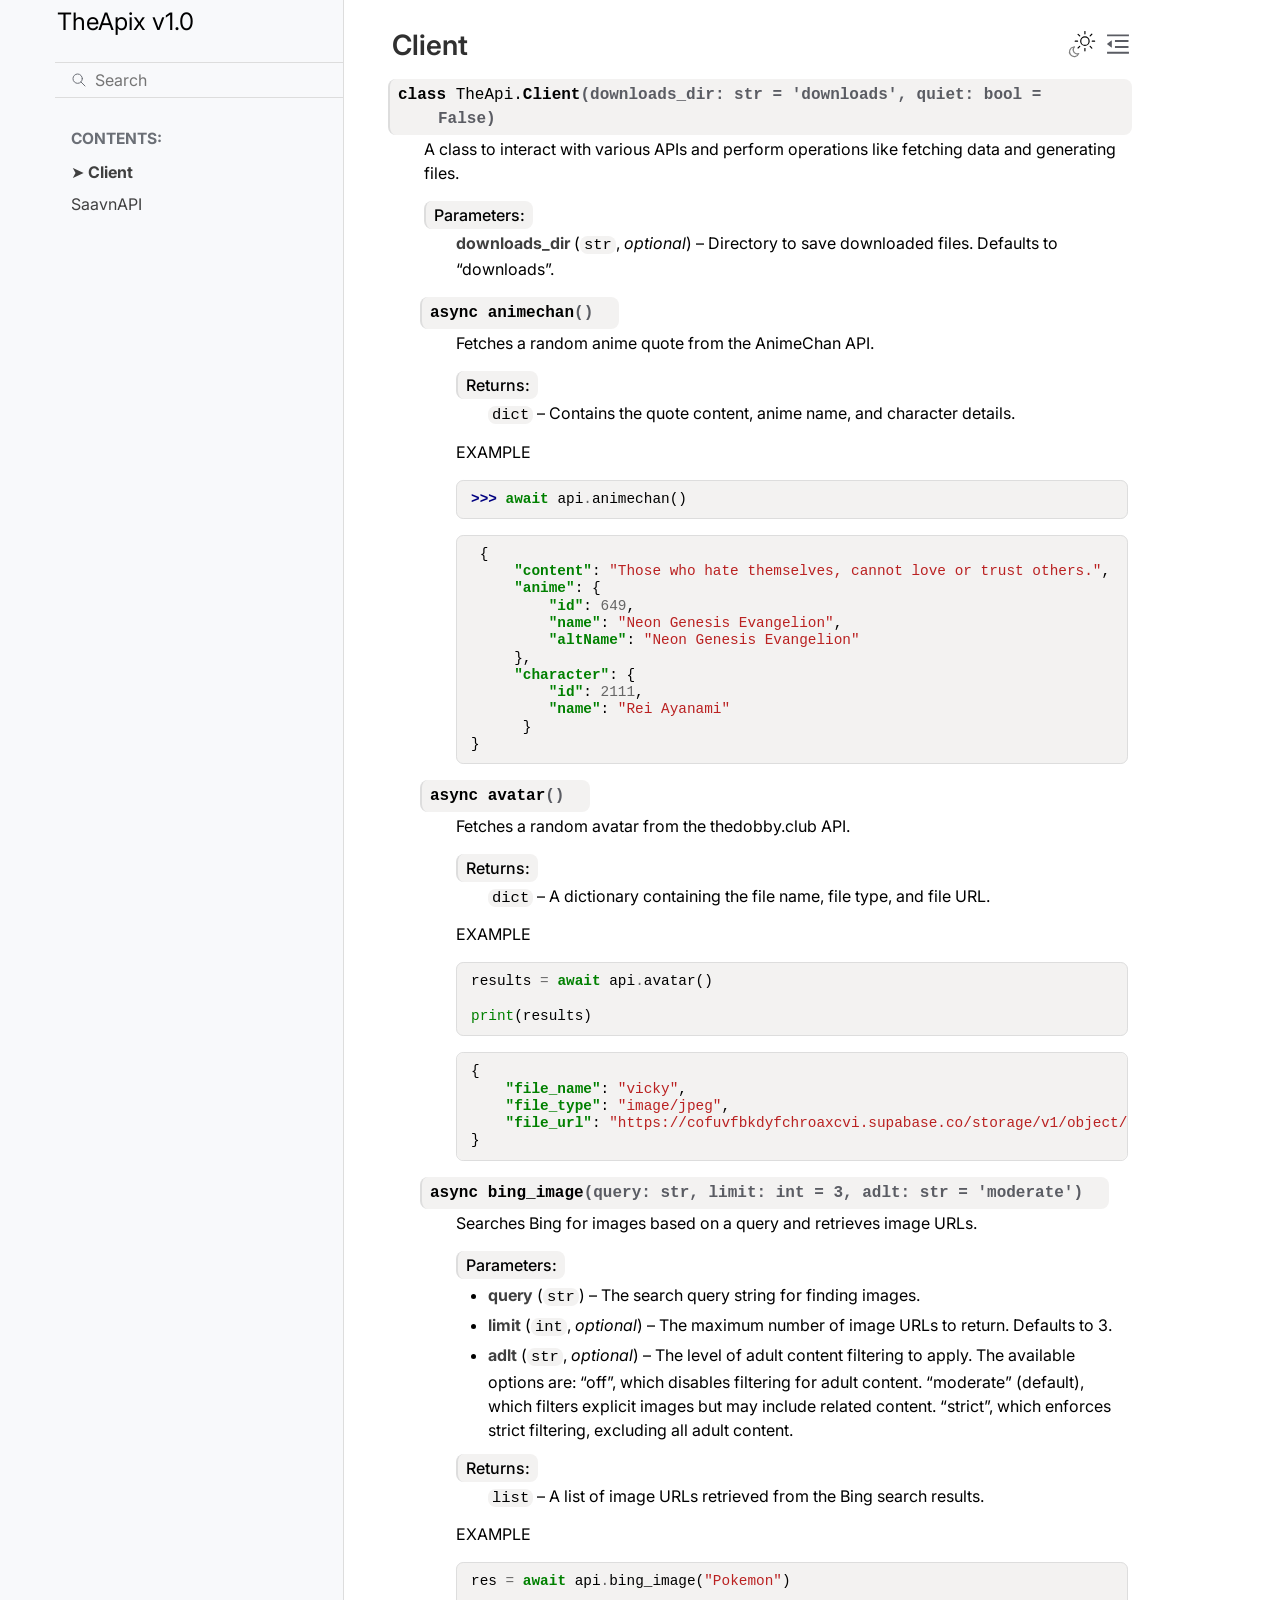
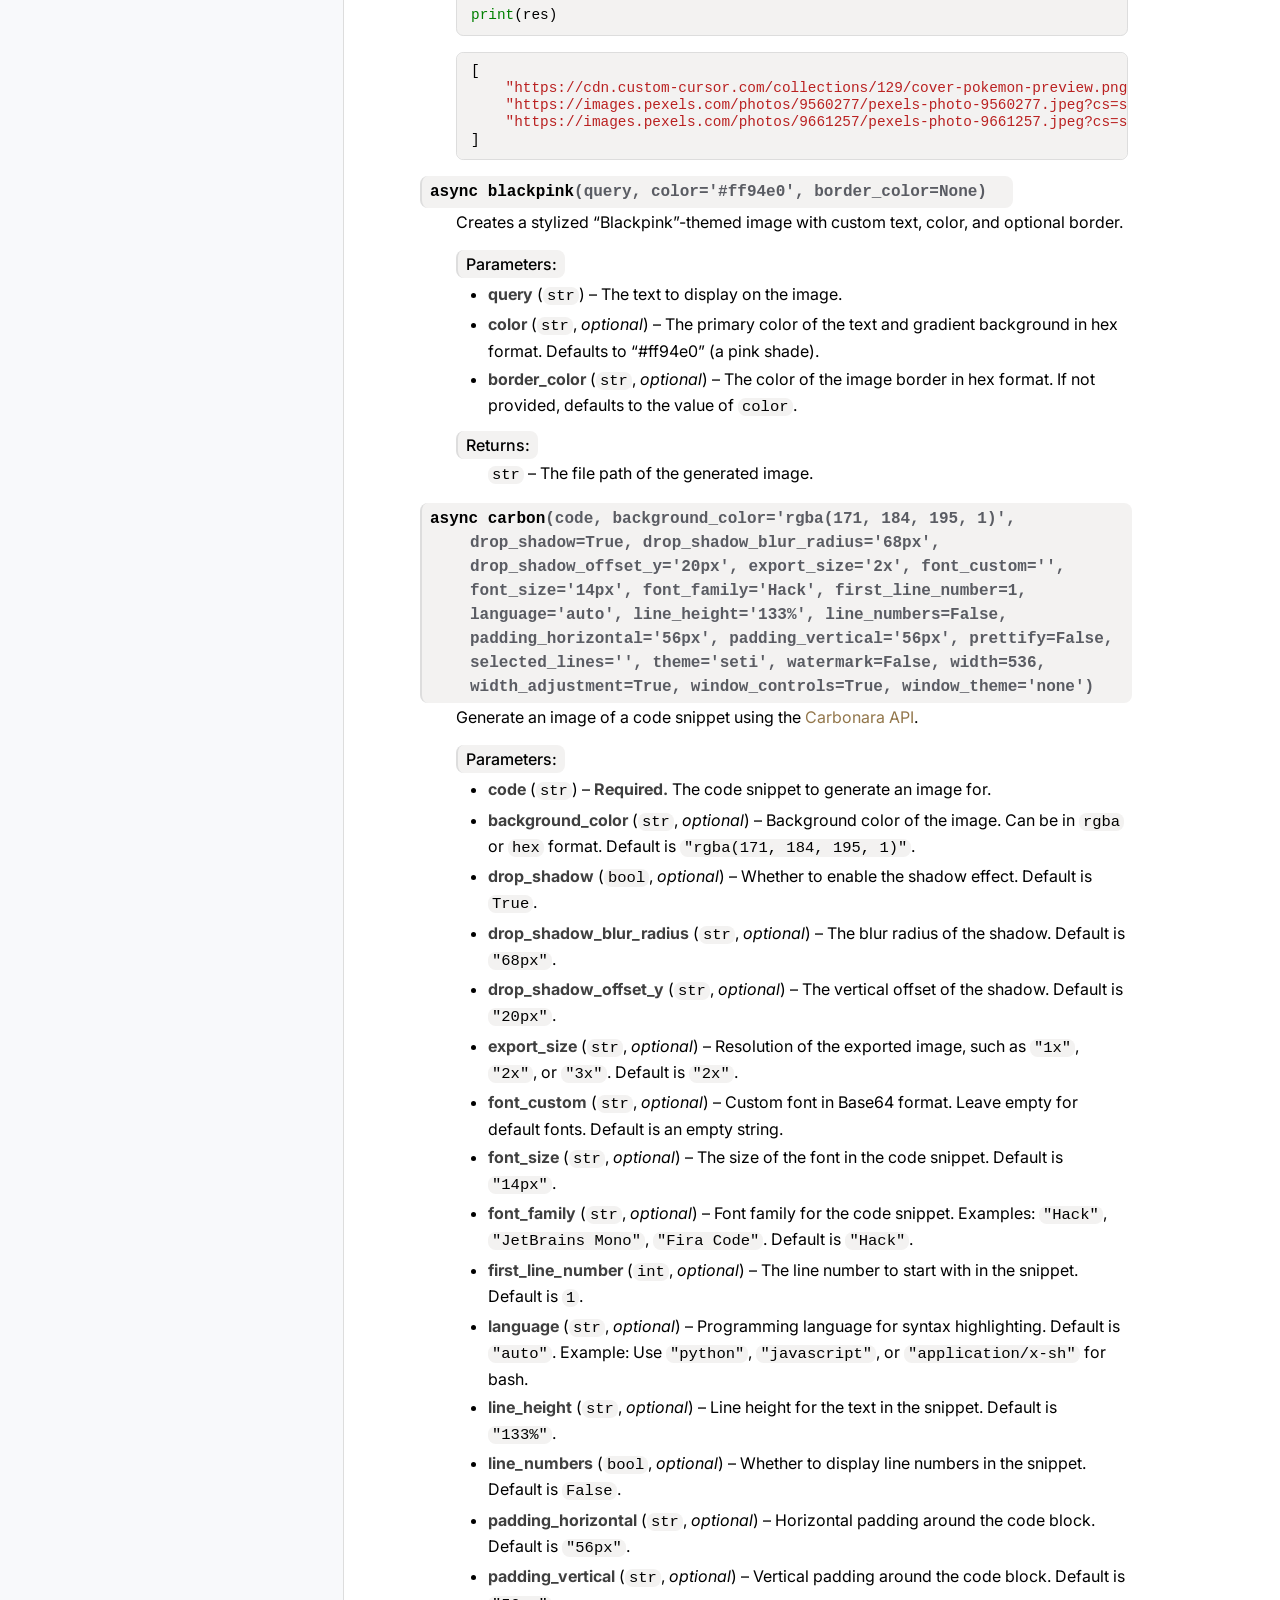
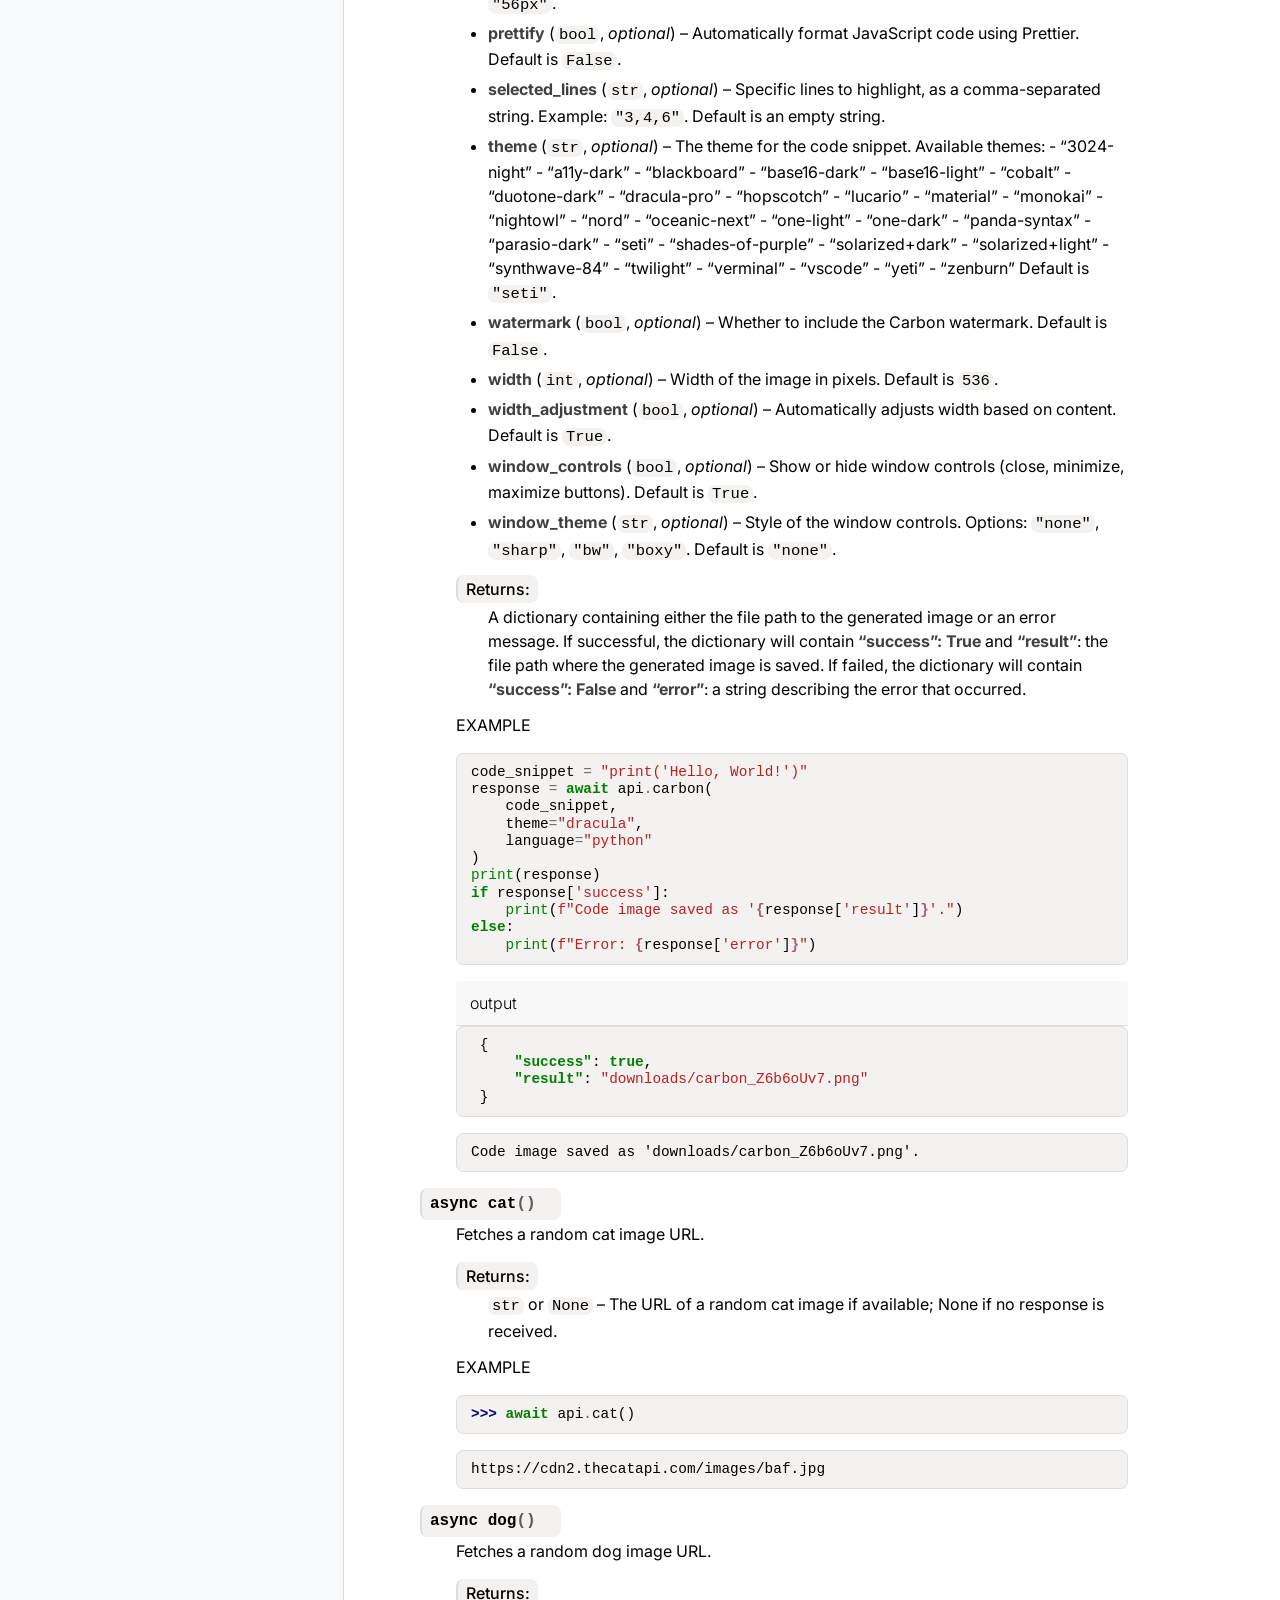
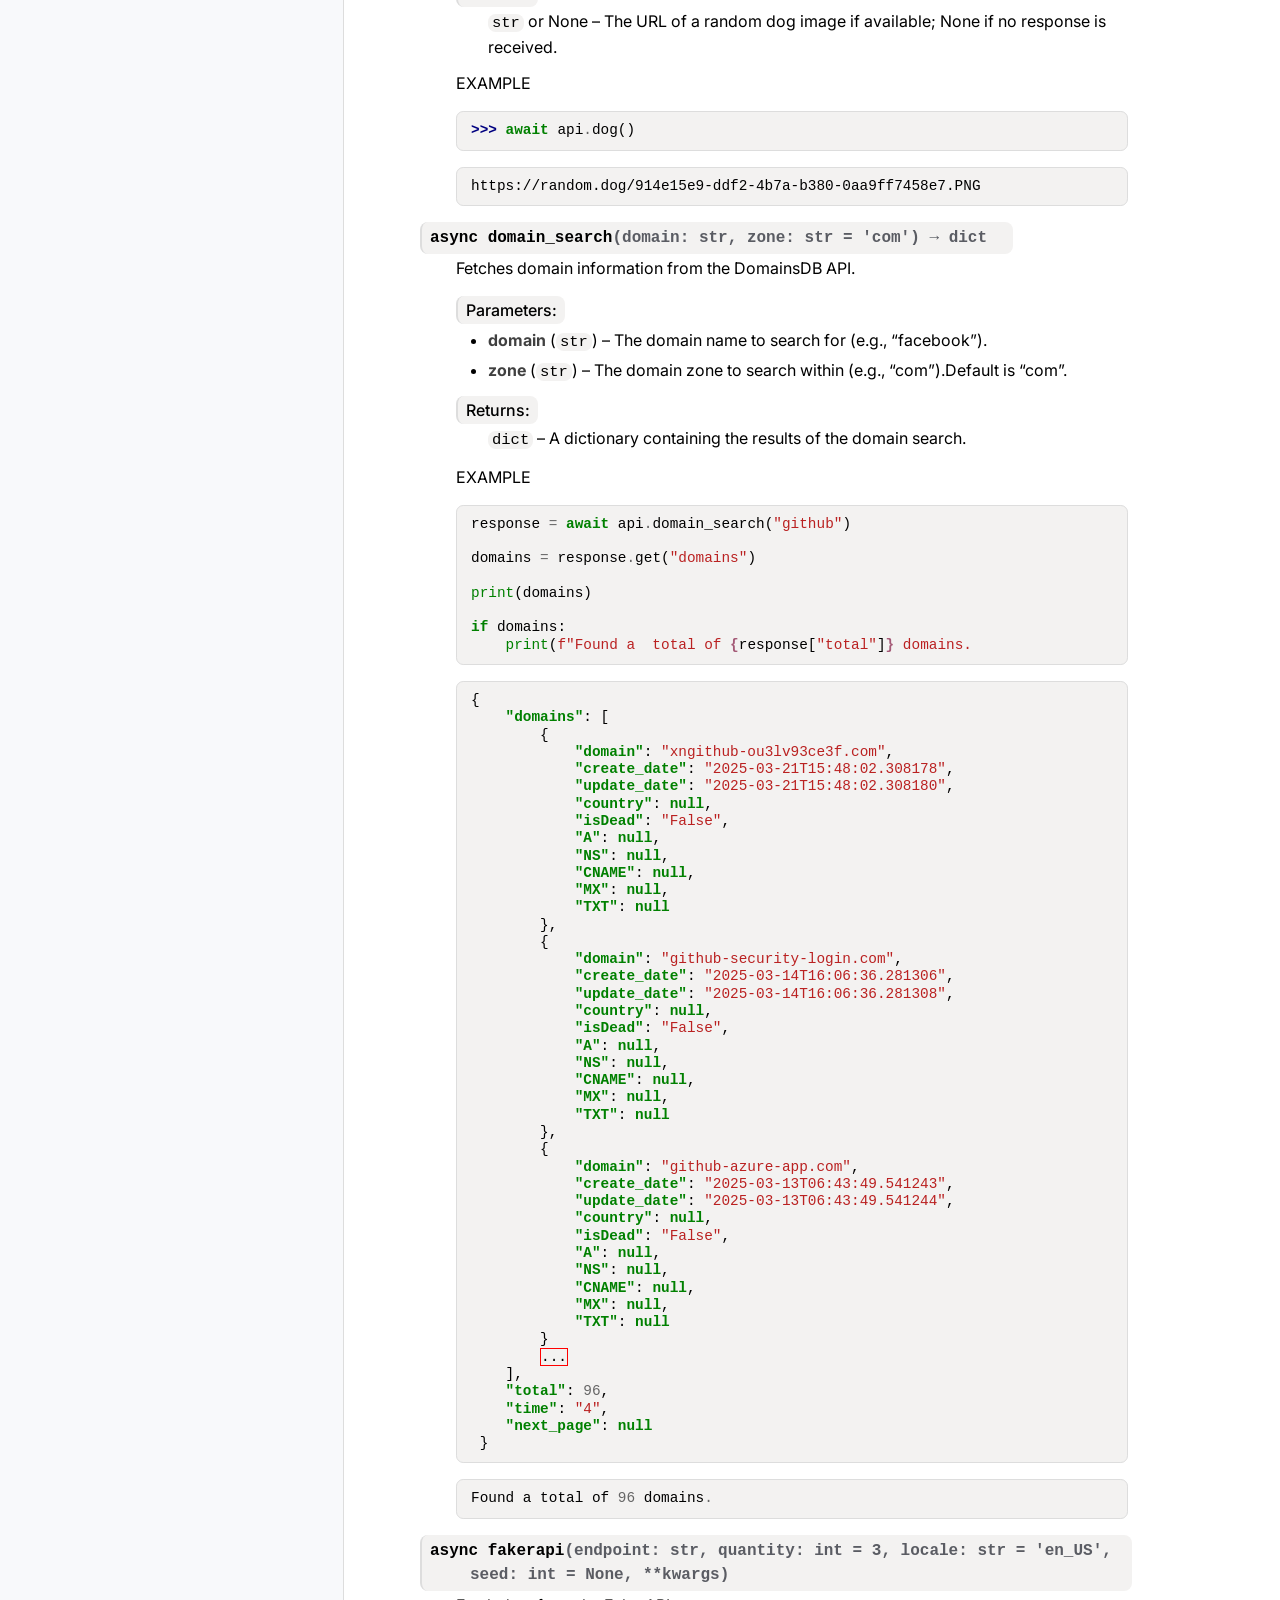
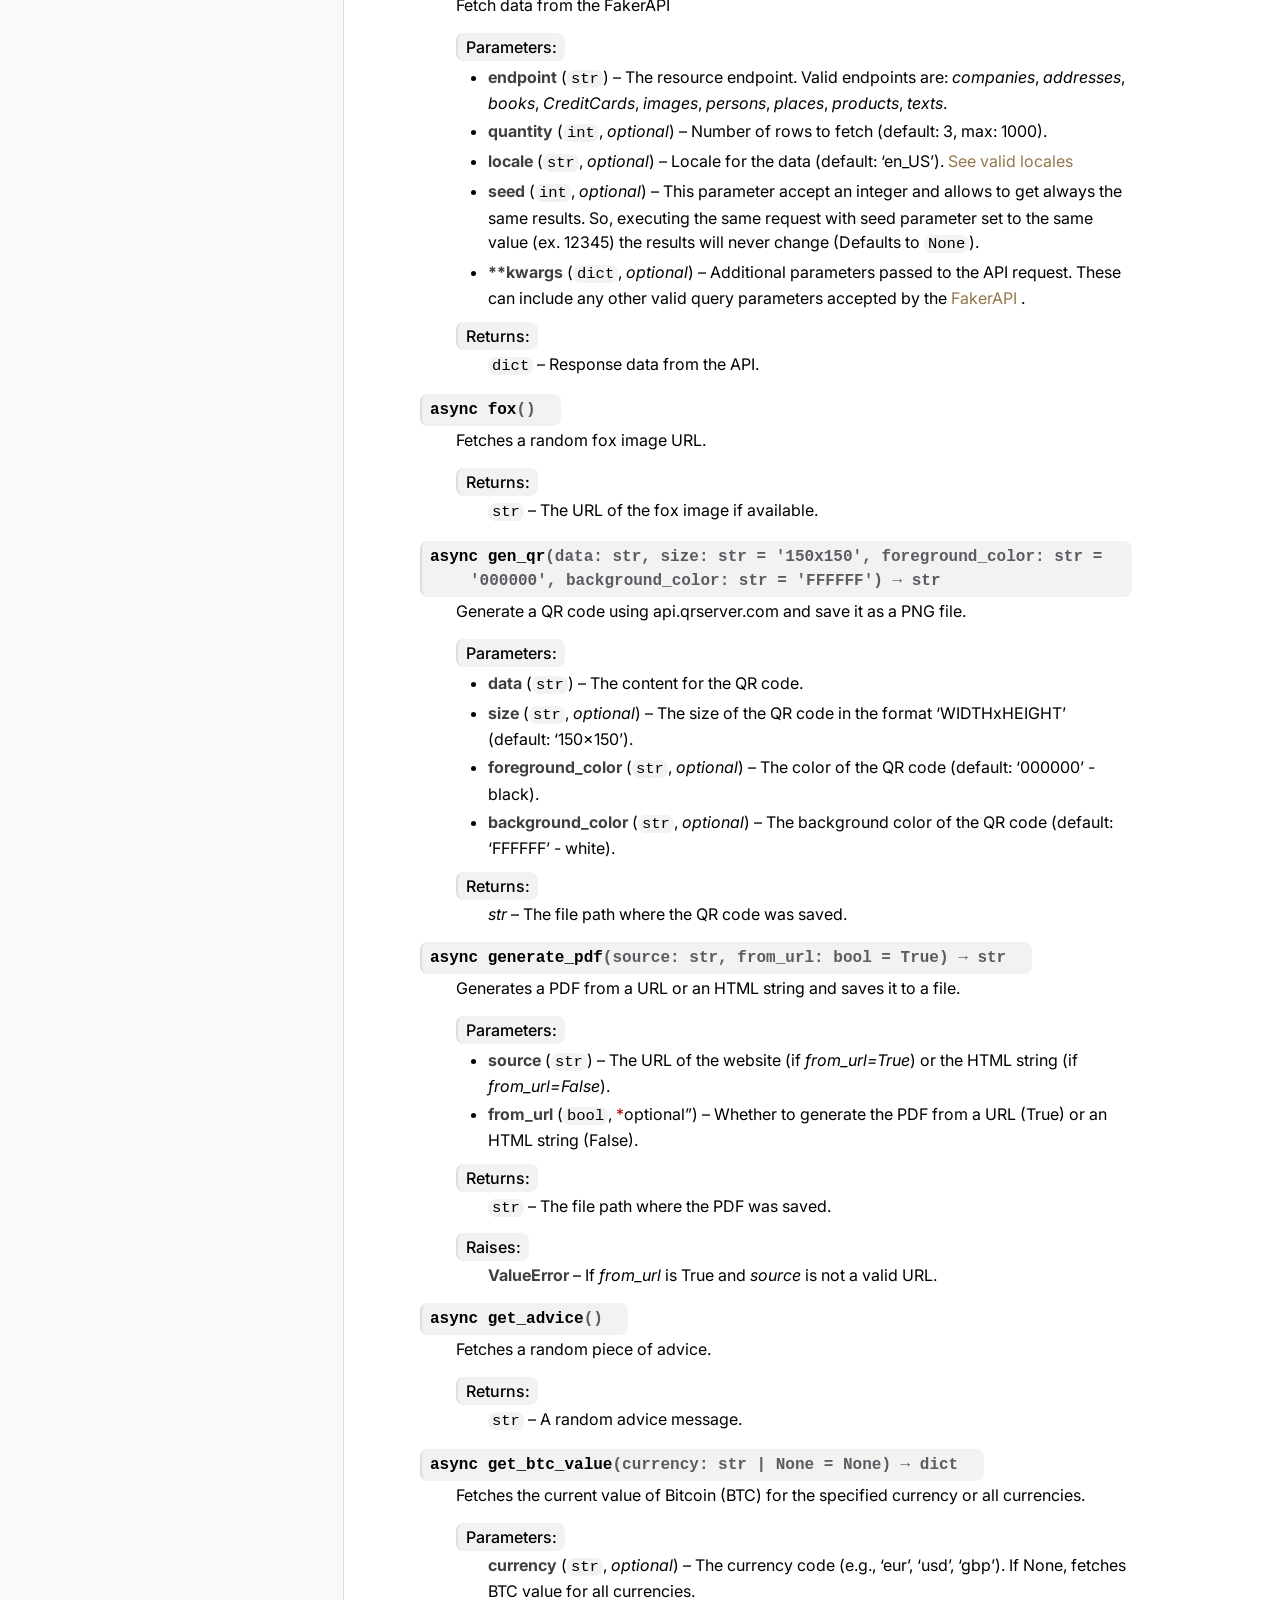
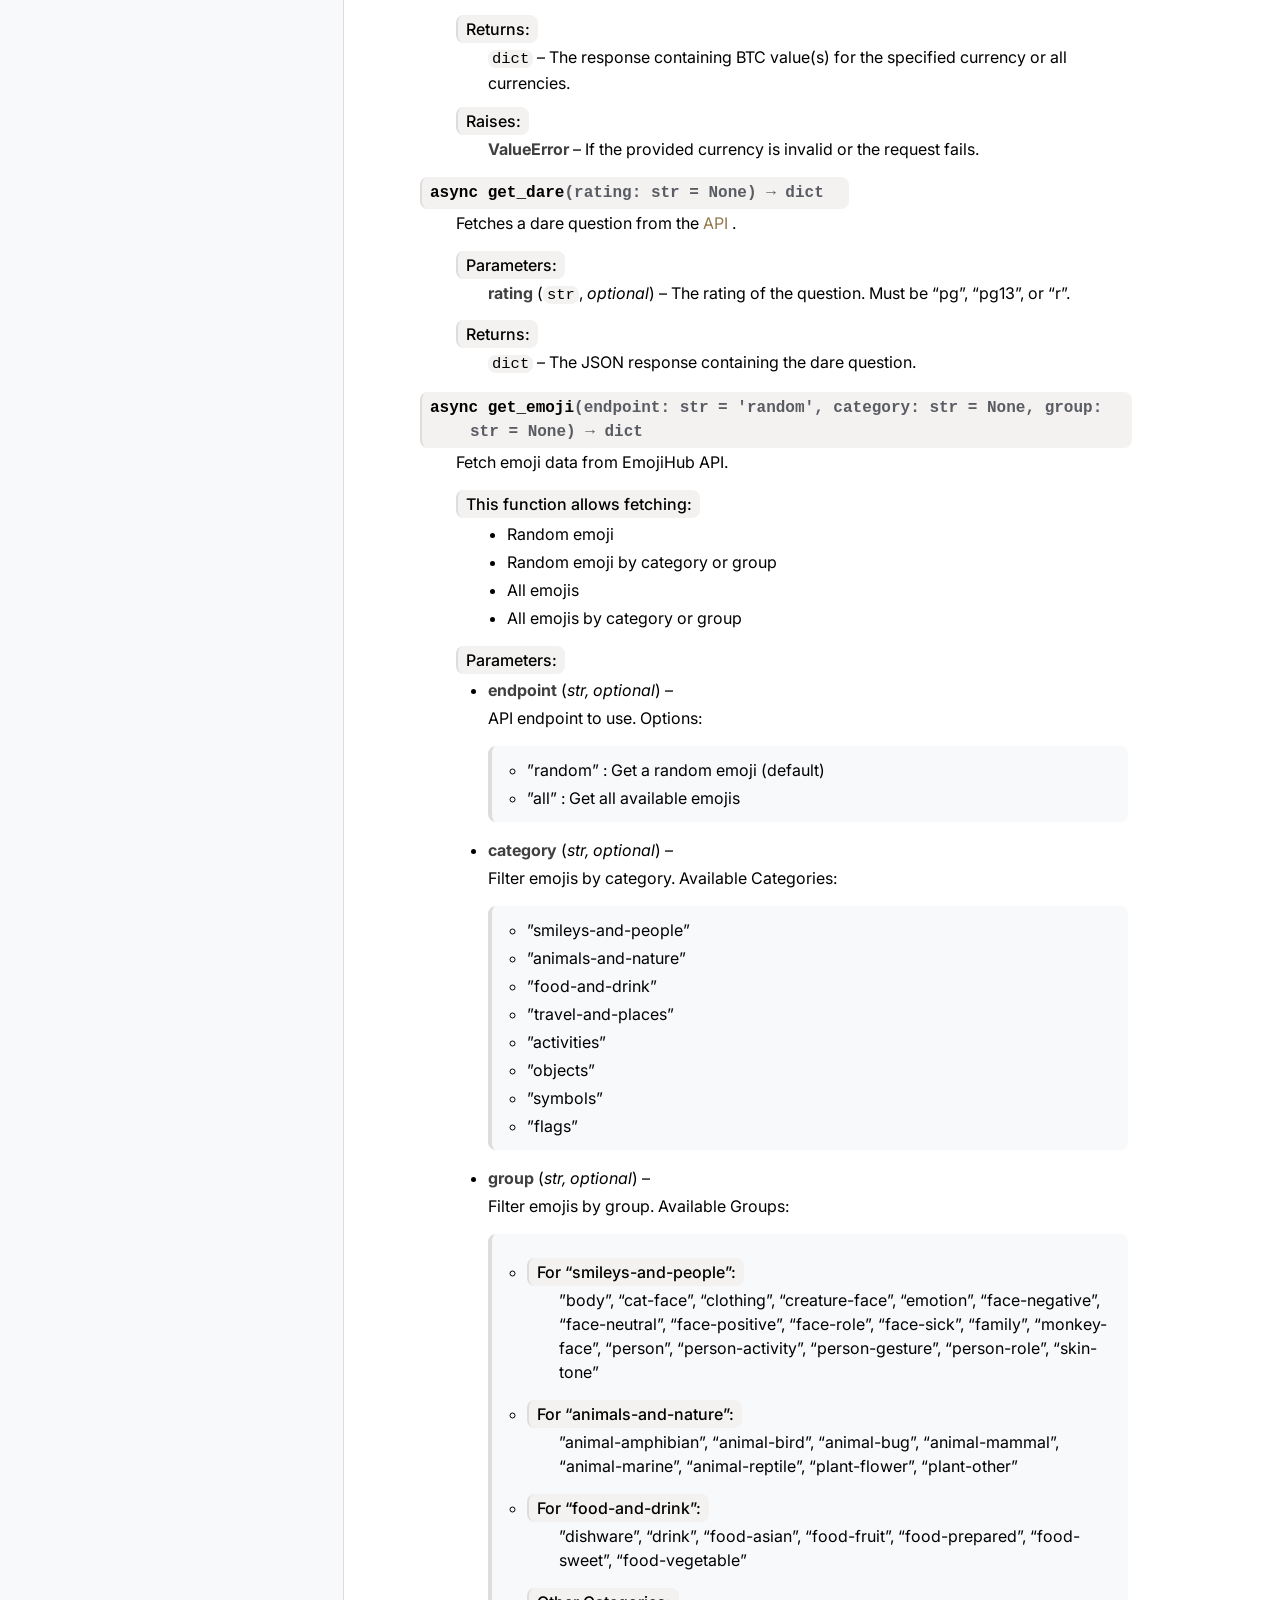
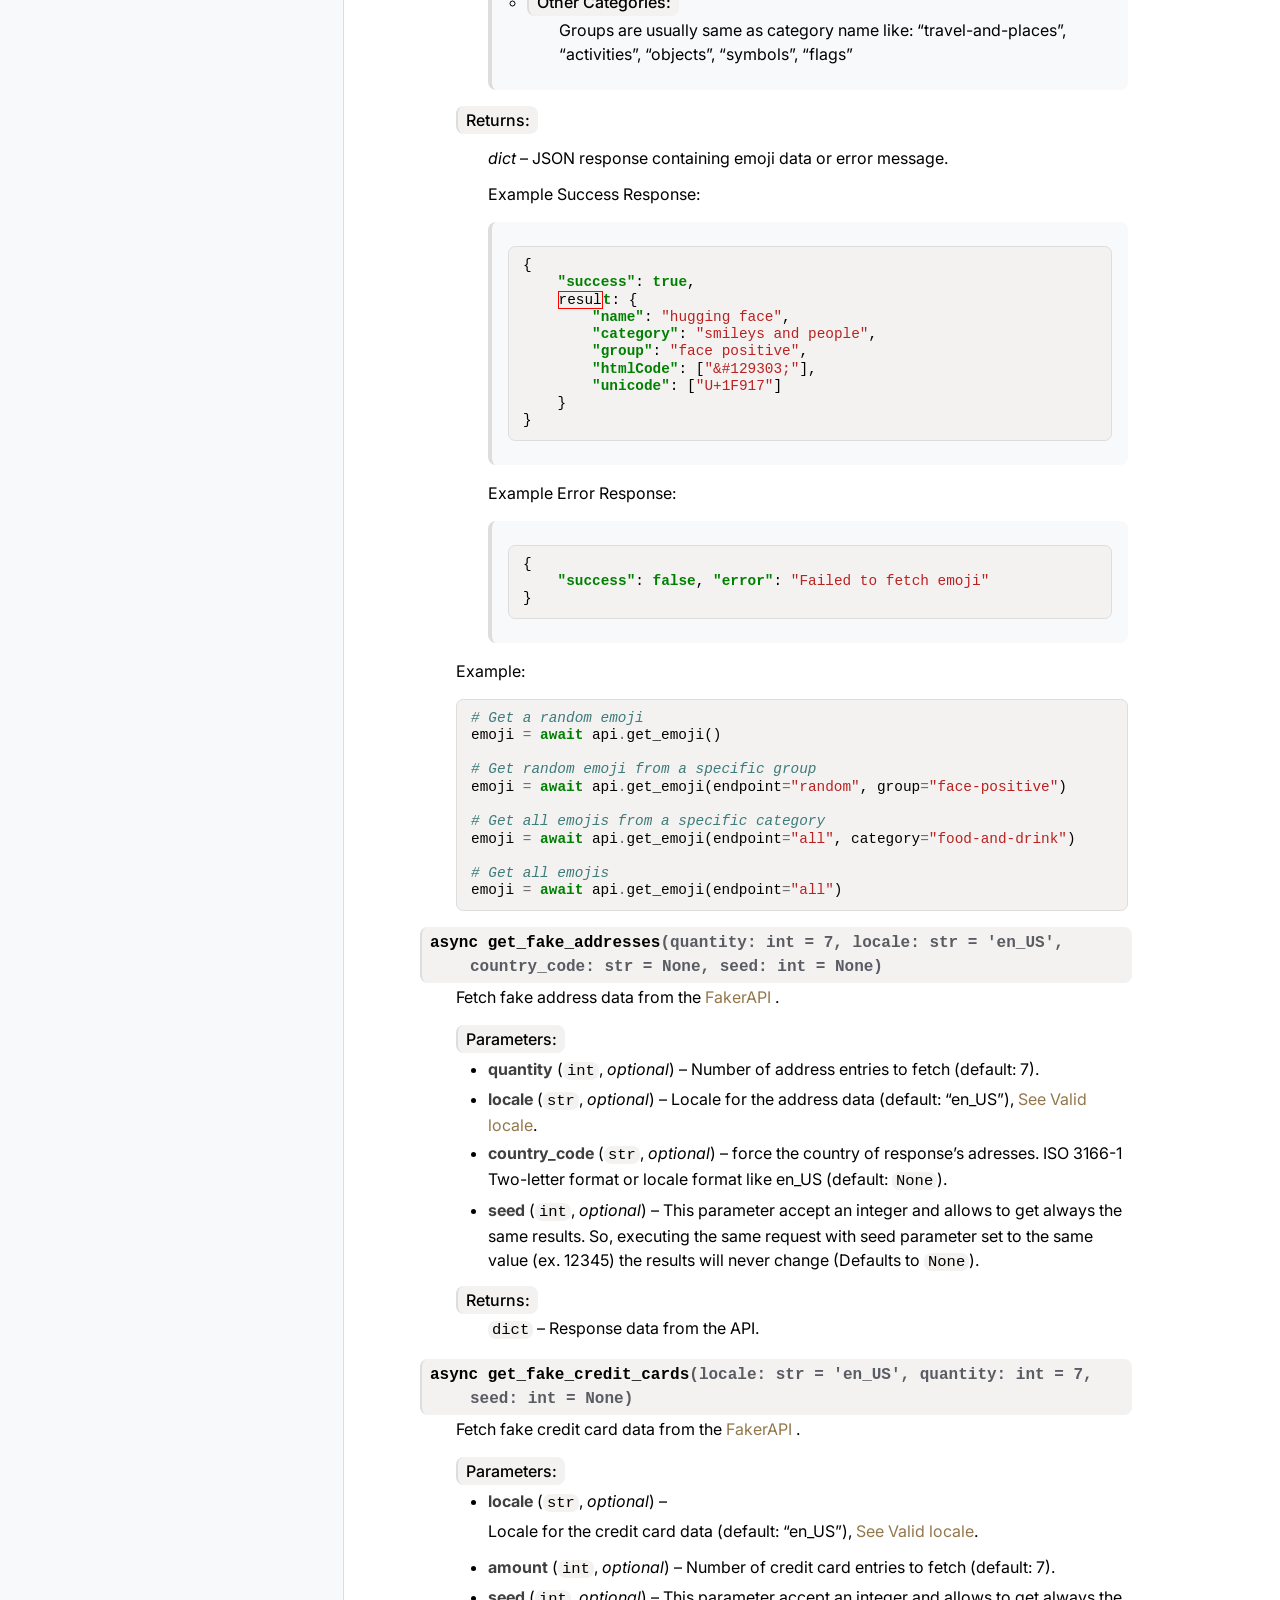
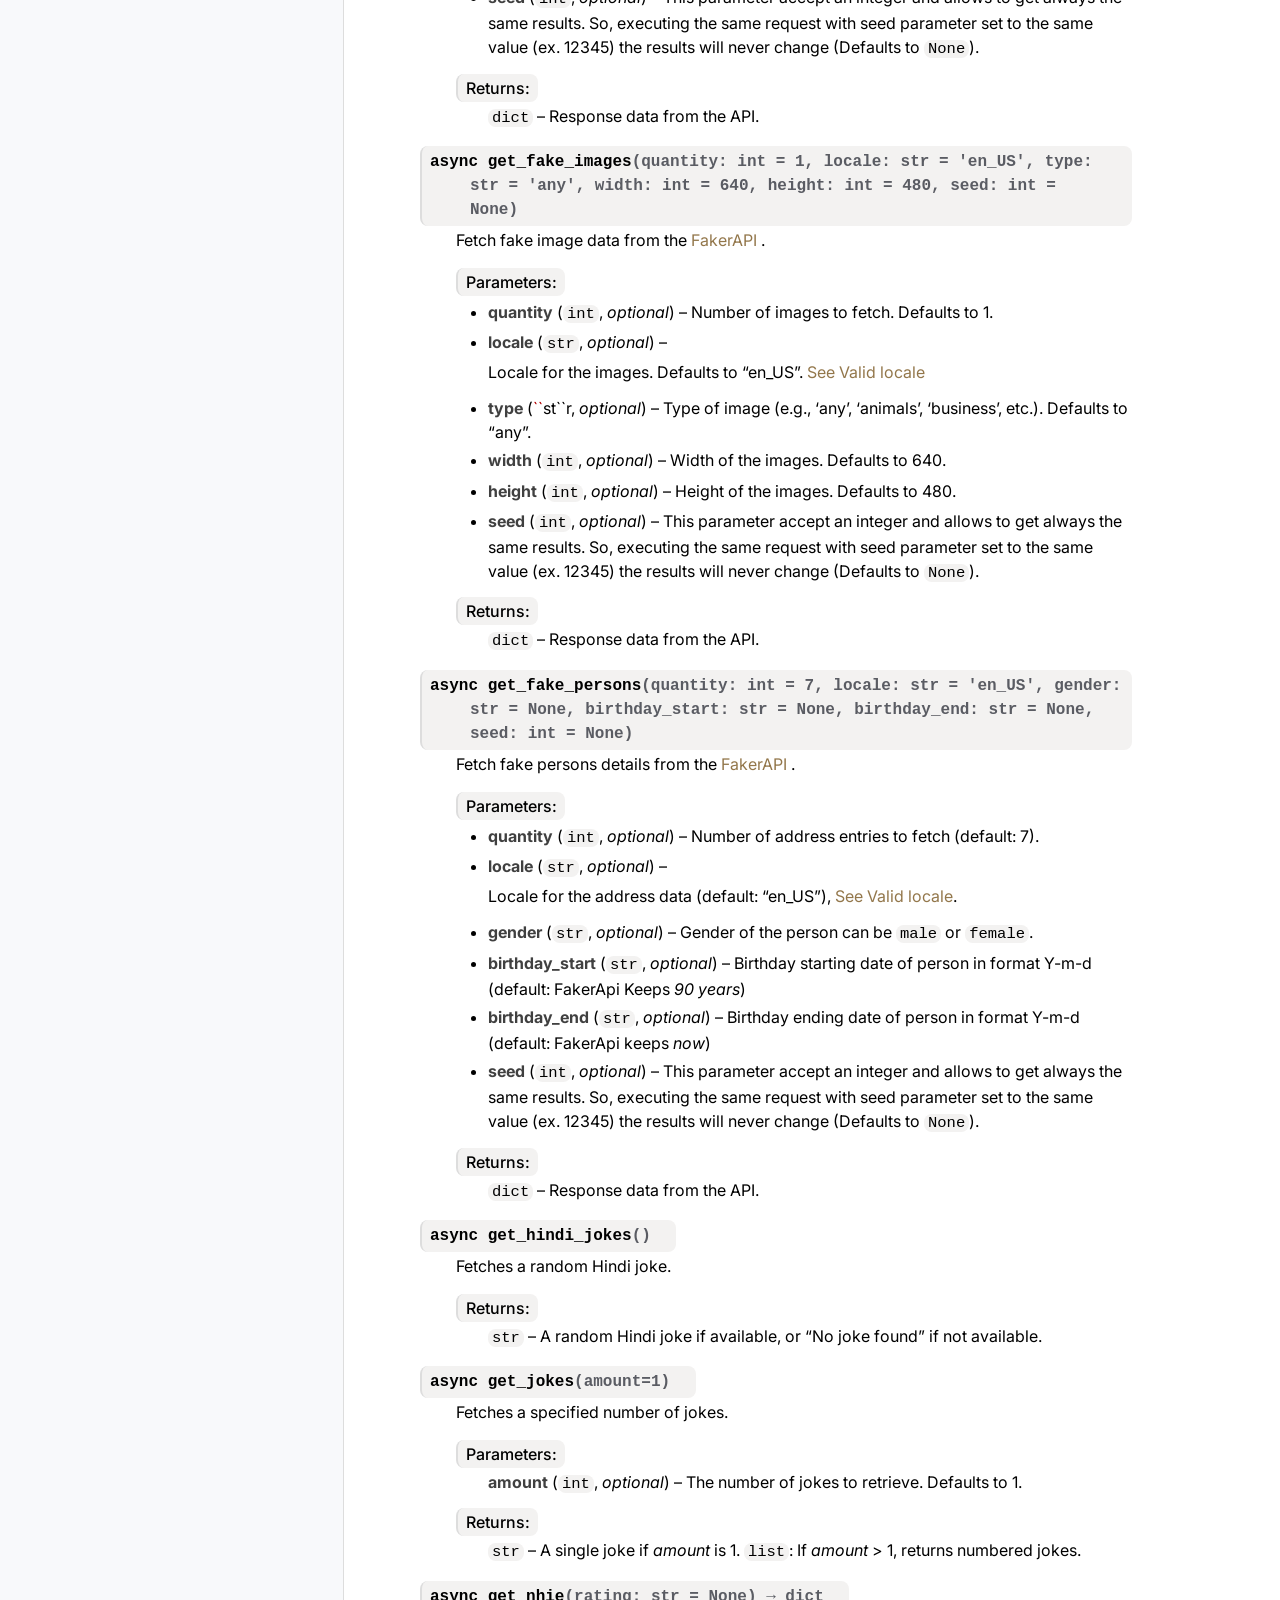
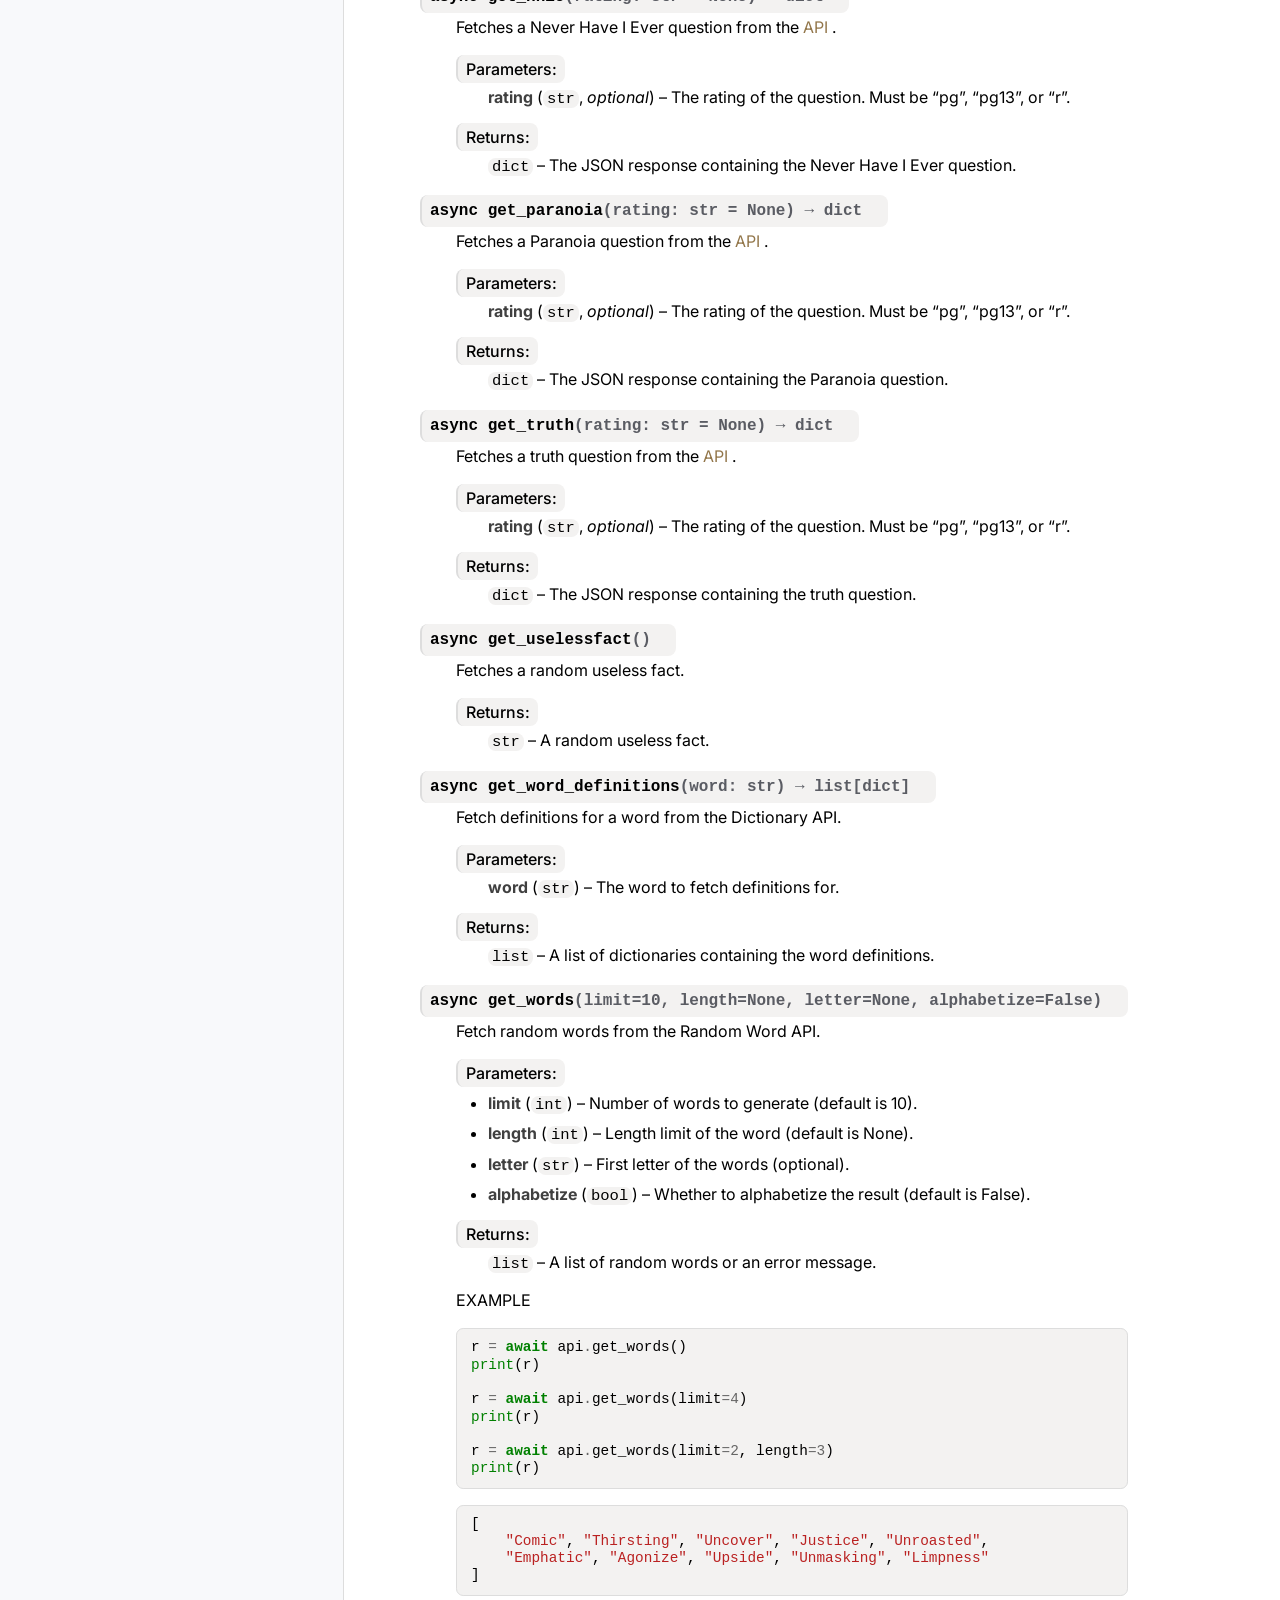
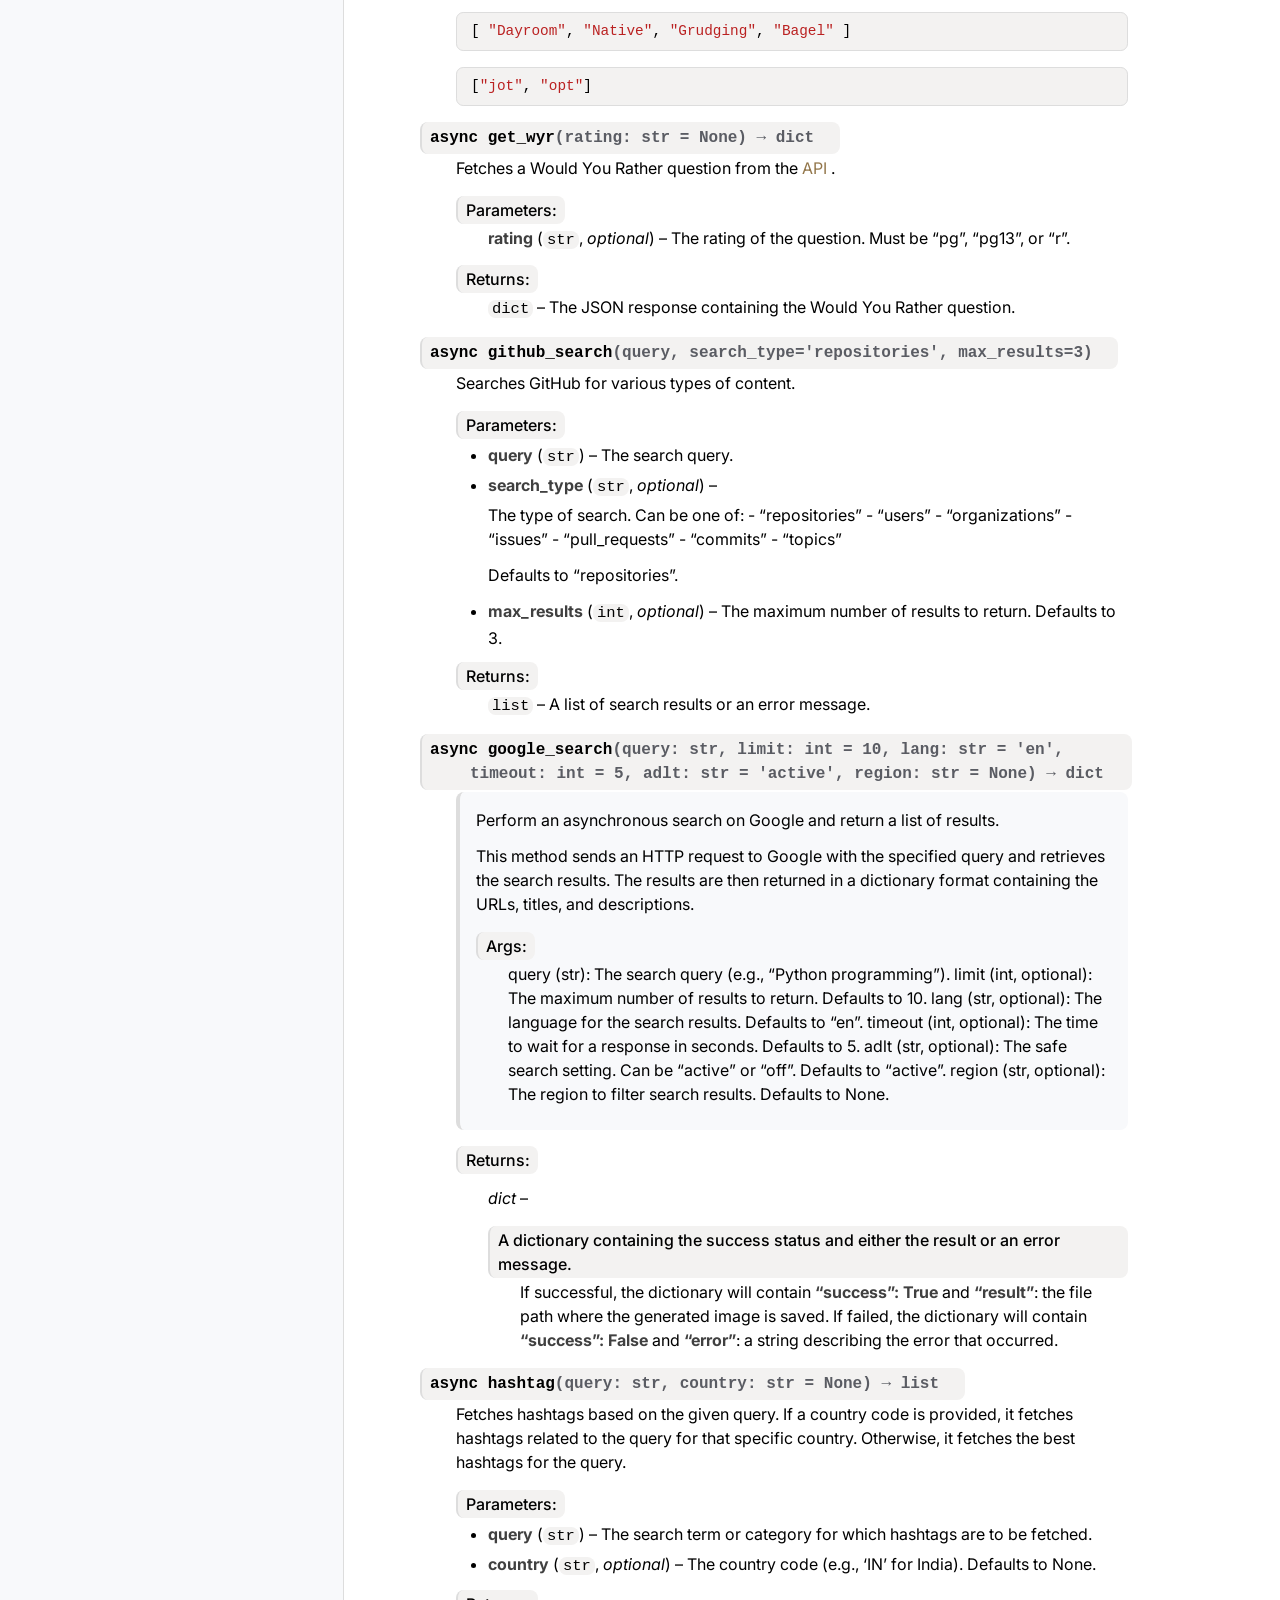
<file: api/client.html>
<!doctype html>
<html class="no-js" lang="en" data-content_root="../">
  <head><meta charset="utf-8"/>
    <meta name="viewport" content="width=device-width,initial-scale=1"/>
    <meta name="color-scheme" content="light dark"><meta name="viewport" content="width=device-width, initial-scale=1" />
<link rel="index" title="Index" href="../genindex.html" /><link rel="search" title="Search" href="../search.html" /><link rel="next" title="SaavnAPI" href="saavn.html" /><link rel="prev" title="Welcome to TheApix Documentation" href="../index.html" />

    <link rel="shortcut icon" href="../_static/TheApix.ico"/><!-- Generated with Sphinx 8.2.3 and Furo 2024.08.06 -->
        <title>Client - TheApix v1.0</title>
      <link rel="stylesheet" type="text/css" href="../_static/pygments.css?v=b86133f3" />
    <link rel="stylesheet" type="text/css" href="../_static/styles/furo.css?v=354aac6f" />
    <link rel="stylesheet" type="text/css" href="../_static/copybutton.css?v=76b2166b" />
    <link rel="stylesheet" type="text/css" href="../_static/styles/furo-extensions.css?v=302659d7" />
    <link rel="stylesheet" type="text/css" href="../_static/css/pyrogram.css?v=8137c5cf" />
    
    


<style>
  body {
    --color-code-background: #f8f8f8;
  --color-code-foreground: black;
  
  }
  @media not print {
    body[data-theme="dark"] {
      --color-code-background: #202020;
  --color-code-foreground: #d0d0d0;
  
    }
    @media (prefers-color-scheme: dark) {
      body:not([data-theme="light"]) {
        --color-code-background: #202020;
  --color-code-foreground: #d0d0d0;
  
      }
    }
  }
</style></head>
  <body>
    
    <script>
      document.body.dataset.theme = localStorage.getItem("theme") || "auto";
    </script>
    

<svg xmlns="http://www.w3.org/2000/svg" style="display: none;">
  <symbol id="svg-toc" viewBox="0 0 24 24">
    <title>Contents</title>
    <svg stroke="currentColor" fill="currentColor" stroke-width="0" viewBox="0 0 1024 1024">
      <path d="M408 442h480c4.4 0 8-3.6 8-8v-56c0-4.4-3.6-8-8-8H408c-4.4 0-8 3.6-8 8v56c0 4.4 3.6 8 8 8zm-8 204c0 4.4 3.6 8 8 8h480c4.4 0 8-3.6 8-8v-56c0-4.4-3.6-8-8-8H408c-4.4 0-8 3.6-8 8v56zm504-486H120c-4.4 0-8 3.6-8 8v56c0 4.4 3.6 8 8 8h784c4.4 0 8-3.6 8-8v-56c0-4.4-3.6-8-8-8zm0 632H120c-4.4 0-8 3.6-8 8v56c0 4.4 3.6 8 8 8h784c4.4 0 8-3.6 8-8v-56c0-4.4-3.6-8-8-8zM115.4 518.9L271.7 642c5.8 4.6 14.4.5 14.4-6.9V388.9c0-7.4-8.5-11.5-14.4-6.9L115.4 505.1a8.74 8.74 0 0 0 0 13.8z"/>
    </svg>
  </symbol>
  <symbol id="svg-menu" viewBox="0 0 24 24">
    <title>Menu</title>
    <svg xmlns="http://www.w3.org/2000/svg" viewBox="0 0 24 24" fill="none" stroke="currentColor"
      stroke-width="2" stroke-linecap="round" stroke-linejoin="round" class="feather-menu">
      <line x1="3" y1="12" x2="21" y2="12"></line>
      <line x1="3" y1="6" x2="21" y2="6"></line>
      <line x1="3" y1="18" x2="21" y2="18"></line>
    </svg>
  </symbol>
  <symbol id="svg-arrow-right" viewBox="0 0 24 24">
    <title>Expand</title>
    <svg xmlns="http://www.w3.org/2000/svg" viewBox="0 0 24 24" fill="none" stroke="currentColor"
      stroke-width="2" stroke-linecap="round" stroke-linejoin="round" class="feather-chevron-right">
      <polyline points="9 18 15 12 9 6"></polyline>
    </svg>
  </symbol>
  <symbol id="svg-sun" viewBox="0 0 24 24">
    <title>Light mode</title>
    <svg xmlns="http://www.w3.org/2000/svg" viewBox="0 0 24 24" fill="none" stroke="currentColor"
      stroke-width="1" stroke-linecap="round" stroke-linejoin="round" class="feather-sun">
      <circle cx="12" cy="12" r="5"></circle>
      <line x1="12" y1="1" x2="12" y2="3"></line>
      <line x1="12" y1="21" x2="12" y2="23"></line>
      <line x1="4.22" y1="4.22" x2="5.64" y2="5.64"></line>
      <line x1="18.36" y1="18.36" x2="19.78" y2="19.78"></line>
      <line x1="1" y1="12" x2="3" y2="12"></line>
      <line x1="21" y1="12" x2="23" y2="12"></line>
      <line x1="4.22" y1="19.78" x2="5.64" y2="18.36"></line>
      <line x1="18.36" y1="5.64" x2="19.78" y2="4.22"></line>
    </svg>
  </symbol>
  <symbol id="svg-moon" viewBox="0 0 24 24">
    <title>Dark mode</title>
    <svg xmlns="http://www.w3.org/2000/svg" viewBox="0 0 24 24" fill="none" stroke="currentColor"
      stroke-width="1" stroke-linecap="round" stroke-linejoin="round" class="icon-tabler-moon">
      <path stroke="none" d="M0 0h24v24H0z" fill="none" />
      <path d="M12 3c.132 0 .263 0 .393 0a7.5 7.5 0 0 0 7.92 12.446a9 9 0 1 1 -8.313 -12.454z" />
    </svg>
  </symbol>
  <symbol id="svg-sun-with-moon" viewBox="0 0 24 24">
    <title>Auto light/dark, in light mode</title>
    <svg xmlns="http://www.w3.org/2000/svg" viewBox="0 0 24 24" fill="none" stroke="currentColor"
      stroke-width="1" stroke-linecap="round" stroke-linejoin="round"
      class="icon-custom-derived-from-feather-sun-and-tabler-moon">
      <path style="opacity: 50%" d="M 5.411 14.504 C 5.471 14.504 5.532 14.504 5.591 14.504 C 3.639 16.319 4.383 19.569 6.931 20.352 C 7.693 20.586 8.512 20.551 9.25 20.252 C 8.023 23.207 4.056 23.725 2.11 21.184 C 0.166 18.642 1.702 14.949 4.874 14.536 C 5.051 14.512 5.231 14.5 5.411 14.5 L 5.411 14.504 Z"/>
      <line x1="14.5" y1="3.25" x2="14.5" y2="1.25"/>
      <line x1="14.5" y1="15.85" x2="14.5" y2="17.85"/>
      <line x1="10.044" y1="5.094" x2="8.63" y2="3.68"/>
      <line x1="19" y1="14.05" x2="20.414" y2="15.464"/>
      <line x1="8.2" y1="9.55" x2="6.2" y2="9.55"/>
      <line x1="20.8" y1="9.55" x2="22.8" y2="9.55"/>
      <line x1="10.044" y1="14.006" x2="8.63" y2="15.42"/>
      <line x1="19" y1="5.05" x2="20.414" y2="3.636"/>
      <circle cx="14.5" cy="9.55" r="3.6"/>
    </svg>
  </symbol>
  <symbol id="svg-moon-with-sun" viewBox="0 0 24 24">
    <title>Auto light/dark, in dark mode</title>
    <svg xmlns="http://www.w3.org/2000/svg" viewBox="0 0 24 24" fill="none" stroke="currentColor"
      stroke-width="1" stroke-linecap="round" stroke-linejoin="round"
      class="icon-custom-derived-from-feather-sun-and-tabler-moon">
      <path d="M 8.282 7.007 C 8.385 7.007 8.494 7.007 8.595 7.007 C 5.18 10.184 6.481 15.869 10.942 17.24 C 12.275 17.648 13.706 17.589 15 17.066 C 12.851 22.236 5.91 23.143 2.505 18.696 C -0.897 14.249 1.791 7.786 7.342 7.063 C 7.652 7.021 7.965 7 8.282 7 L 8.282 7.007 Z"/>
      <line style="opacity: 50%" x1="18" y1="3.705" x2="18" y2="2.5"/>
      <line style="opacity: 50%" x1="18" y1="11.295" x2="18" y2="12.5"/>
      <line style="opacity: 50%" x1="15.316" y1="4.816" x2="14.464" y2="3.964"/>
      <line style="opacity: 50%" x1="20.711" y1="10.212" x2="21.563" y2="11.063"/>
      <line style="opacity: 50%" x1="14.205" y1="7.5" x2="13.001" y2="7.5"/>
      <line style="opacity: 50%" x1="21.795" y1="7.5" x2="23" y2="7.5"/>
      <line style="opacity: 50%" x1="15.316" y1="10.184" x2="14.464" y2="11.036"/>
      <line style="opacity: 50%" x1="20.711" y1="4.789" x2="21.563" y2="3.937"/>
      <circle style="opacity: 50%" cx="18" cy="7.5" r="2.169"/>
    </svg>
  </symbol>
  <symbol id="svg-pencil" viewBox="0 0 24 24">
    <svg xmlns="http://www.w3.org/2000/svg" viewBox="0 0 24 24" fill="none" stroke="currentColor"
      stroke-width="1" stroke-linecap="round" stroke-linejoin="round" class="icon-tabler-pencil-code">
      <path d="M4 20h4l10.5 -10.5a2.828 2.828 0 1 0 -4 -4l-10.5 10.5v4" />
      <path d="M13.5 6.5l4 4" />
      <path d="M20 21l2 -2l-2 -2" />
      <path d="M17 17l-2 2l2 2" />
    </svg>
  </symbol>
  <symbol id="svg-eye" viewBox="0 0 24 24">
    <svg xmlns="http://www.w3.org/2000/svg" viewBox="0 0 24 24" fill="none" stroke="currentColor"
      stroke-width="1" stroke-linecap="round" stroke-linejoin="round" class="icon-tabler-eye-code">
      <path stroke="none" d="M0 0h24v24H0z" fill="none" />
      <path d="M10 12a2 2 0 1 0 4 0a2 2 0 0 0 -4 0" />
      <path
        d="M11.11 17.958c-3.209 -.307 -5.91 -2.293 -8.11 -5.958c2.4 -4 5.4 -6 9 -6c3.6 0 6.6 2 9 6c-.21 .352 -.427 .688 -.647 1.008" />
      <path d="M20 21l2 -2l-2 -2" />
      <path d="M17 17l-2 2l2 2" />
    </svg>
  </symbol>
</svg>

<input type="checkbox" class="sidebar-toggle" name="__navigation" id="__navigation">
<input type="checkbox" class="sidebar-toggle" name="__toc" id="__toc">
<label class="overlay sidebar-overlay" for="__navigation">
  <div class="visually-hidden">Hide navigation sidebar</div>
</label>
<label class="overlay toc-overlay" for="__toc">
  <div class="visually-hidden">Hide table of contents sidebar</div>
</label>

<a class="skip-to-content muted-link" href="#furo-main-content">Skip to content</a>



<div class="page">
  <header class="mobile-header">
    <div class="header-left">
      <label class="nav-overlay-icon" for="__navigation">
        <div class="visually-hidden">Toggle site navigation sidebar</div>
        <i class="icon"><svg><use href="#svg-menu"></use></svg></i>
      </label>
    </div>
    <div class="header-center">
      <a href="../index.html"><div class="brand">TheApix v1.0</div></a>
    </div>
    <div class="header-right">
      <div class="theme-toggle-container theme-toggle-header">
        <button class="theme-toggle">
          <div class="visually-hidden">Toggle Light / Dark / Auto color theme</div>
          <svg class="theme-icon-when-auto-light"><use href="#svg-sun-with-moon"></use></svg>
          <svg class="theme-icon-when-auto-dark"><use href="#svg-moon-with-sun"></use></svg>
          <svg class="theme-icon-when-dark"><use href="#svg-moon"></use></svg>
          <svg class="theme-icon-when-light"><use href="#svg-sun"></use></svg>
        </button>
      </div>
      <label class="toc-overlay-icon toc-header-icon" for="__toc">
        <div class="visually-hidden">Toggle table of contents sidebar</div>
        <i class="icon"><svg><use href="#svg-toc"></use></svg></i>
      </label>
    </div>
  </header>
  <aside class="sidebar-drawer">
    <div class="sidebar-container">
      
      <div class="sidebar-sticky"><a class="sidebar-brand" href="../index.html">
  
  
  <span class="sidebar-brand-text">TheApix v1.0</span>
  
</a><form class="sidebar-search-container" method="get" action="../search.html" role="search">
  <input class="sidebar-search" placeholder="Search" name="q" aria-label="Search">
  <input type="hidden" name="check_keywords" value="yes">
  <input type="hidden" name="area" value="default">
</form>
<div id="searchbox"></div><div class="sidebar-scroll"><div class="sidebar-tree">
  <p class="caption" role="heading"><span class="caption-text">Contents:</span></p>
<ul class="current">
<li class="toctree-l1 current current-page"><a class="current reference internal" href="#">Client</a></li>
<li class="toctree-l1"><a class="reference internal" href="saavn.html">SaavnAPI</a></li>
</ul>

</div>
</div>

      </div>
      
    </div>
  </aside>
  <div class="main">
    <div class="content">
      <div class="article-container">
        <a href="#" class="back-to-top muted-link">
          <svg xmlns="http://www.w3.org/2000/svg" viewBox="0 0 24 24">
            <path d="M13 20h-2V8l-5.5 5.5-1.42-1.42L12 4.16l7.92 7.92-1.42 1.42L13 8v12z"></path>
          </svg>
          <span>Back to top</span>
        </a>
        <div class="content-icon-container">
          

<div class="theme-toggle-container theme-toggle-content">
            <button class="theme-toggle">
              <div class="visually-hidden">Toggle Light / Dark / Auto color theme</div>
              <svg class="theme-icon-when-auto-light"><use href="#svg-sun-with-moon"></use></svg>
              <svg class="theme-icon-when-auto-dark"><use href="#svg-moon-with-sun"></use></svg>
              <svg class="theme-icon-when-dark"><use href="#svg-moon"></use></svg>
              <svg class="theme-icon-when-light"><use href="#svg-sun"></use></svg>
            </button>
          </div>
          <label class="toc-overlay-icon toc-content-icon" for="__toc">
            <div class="visually-hidden">Toggle table of contents sidebar</div>
            <i class="icon"><svg><use href="#svg-toc"></use></svg></i>
          </label>
        </div>
        <article role="main" id="furo-main-content">
          <section id="client">
<h1>Client<a class="headerlink" href="#client" title="Link to this heading">¶</a></h1>
<dl class="py class">
<dt class="sig sig-object py" id="TheApi.Client">
<em class="property"><span class="k"><span class="pre">class</span></span><span class="w"> </span></em><span class="sig-prename descclassname"><span class="pre">TheApi.</span></span><span class="sig-name descname"><span class="pre">Client</span></span><span class="sig-paren">(</span><em class="sig-param"><span class="n"><span class="pre">downloads_dir</span></span><span class="p"><span class="pre">:</span></span><span class="w"> </span><span class="n"><span class="pre">str</span></span><span class="w"> </span><span class="o"><span class="pre">=</span></span><span class="w"> </span><span class="default_value"><span class="pre">'downloads'</span></span></em>, <em class="sig-param"><span class="n"><span class="pre">quiet</span></span><span class="p"><span class="pre">:</span></span><span class="w"> </span><span class="n"><span class="pre">bool</span></span><span class="w"> </span><span class="o"><span class="pre">=</span></span><span class="w"> </span><span class="default_value"><span class="pre">False</span></span></em><span class="sig-paren">)</span><a class="headerlink" href="#TheApi.Client" title="Link to this definition">¶</a></dt>
<dd><p>A class to interact with various APIs and perform operations like fetching data and generating files.</p>
<dl class="field-list simple">
<dt class="field-odd">Parameters<span class="colon">:</span></dt>
<dd class="field-odd"><p><strong>downloads_dir</strong> (<code class="docutils literal notranslate"><span class="pre">str</span></code>, <em>optional</em>) – Directory to save downloaded files. Defaults to “downloads”.</p>
</dd>
</dl>
<dl class="py method">
<dt class="sig sig-object py" id="TheApi.Client.animechan">
<em class="property"><span class="k"><span class="pre">async</span></span><span class="w"> </span></em><span class="sig-name descname"><span class="pre">animechan</span></span><span class="sig-paren">(</span><span class="sig-paren">)</span><a class="headerlink" href="#TheApi.Client.animechan" title="Link to this definition">¶</a></dt>
<dd><p>Fetches a random anime quote from the AnimeChan API.</p>
<dl class="field-list simple">
<dt class="field-odd">Returns<span class="colon">:</span></dt>
<dd class="field-odd"><p><code class="docutils literal notranslate"><span class="pre">dict</span></code> – Contains the quote content, anime name, and character details.</p>
</dd>
</dl>
<p class="rubric">Example</p>
<div class="highlight-python notranslate"><div class="highlight"><pre><span></span><span class="gp">&gt;&gt;&gt; </span><span class="k">await</span> <span class="n">api</span><span class="o">.</span><span class="n">animechan</span><span class="p">()</span>
</pre></div>
</div>
<div class="highlight-JSON notranslate"><div class="highlight"><pre><span></span><span class="w"> </span><span class="p">{</span>
<span class="w">     </span><span class="nt">&quot;content&quot;</span><span class="p">:</span><span class="w"> </span><span class="s2">&quot;Those who hate themselves, cannot love or trust others.&quot;</span><span class="p">,</span>
<span class="w">     </span><span class="nt">&quot;anime&quot;</span><span class="p">:</span><span class="w"> </span><span class="p">{</span>
<span class="w">         </span><span class="nt">&quot;id&quot;</span><span class="p">:</span><span class="w"> </span><span class="mi">649</span><span class="p">,</span>
<span class="w">         </span><span class="nt">&quot;name&quot;</span><span class="p">:</span><span class="w"> </span><span class="s2">&quot;Neon Genesis Evangelion&quot;</span><span class="p">,</span>
<span class="w">         </span><span class="nt">&quot;altName&quot;</span><span class="p">:</span><span class="w"> </span><span class="s2">&quot;Neon Genesis Evangelion&quot;</span>
<span class="w">     </span><span class="p">},</span>
<span class="w">     </span><span class="nt">&quot;character&quot;</span><span class="p">:</span><span class="w"> </span><span class="p">{</span>
<span class="w">         </span><span class="nt">&quot;id&quot;</span><span class="p">:</span><span class="w"> </span><span class="mi">2111</span><span class="p">,</span>
<span class="w">         </span><span class="nt">&quot;name&quot;</span><span class="p">:</span><span class="w"> </span><span class="s2">&quot;Rei Ayanami&quot;</span>
<span class="w">      </span><span class="p">}</span>
<span class="p">}</span>
</pre></div>
</div>
</dd></dl>

<dl class="py method">
<dt class="sig sig-object py" id="TheApi.Client.avatar">
<em class="property"><span class="k"><span class="pre">async</span></span><span class="w"> </span></em><span class="sig-name descname"><span class="pre">avatar</span></span><span class="sig-paren">(</span><span class="sig-paren">)</span><a class="headerlink" href="#TheApi.Client.avatar" title="Link to this definition">¶</a></dt>
<dd><p>Fetches a random avatar from the thedobby.club API.</p>
<dl class="field-list simple">
<dt class="field-odd">Returns<span class="colon">:</span></dt>
<dd class="field-odd"><p><code class="docutils literal notranslate"><span class="pre">dict</span></code> – A dictionary containing the file name, file type, and file URL.</p>
</dd>
</dl>
<p class="rubric">Example</p>
<div class="highlight-python notranslate"><div class="highlight"><pre><span></span><span class="n">results</span> <span class="o">=</span> <span class="k">await</span> <span class="n">api</span><span class="o">.</span><span class="n">avatar</span><span class="p">()</span>

<span class="nb">print</span><span class="p">(</span><span class="n">results</span><span class="p">)</span>
</pre></div>
</div>
<div class="highlight-JSON notranslate"><div class="highlight"><pre><span></span><span class="p">{</span>
<span class="w">    </span><span class="nt">&quot;file_name&quot;</span><span class="p">:</span><span class="w"> </span><span class="s2">&quot;vicky&quot;</span><span class="p">,</span>
<span class="w">    </span><span class="nt">&quot;file_type&quot;</span><span class="p">:</span><span class="w"> </span><span class="s2">&quot;image/jpeg&quot;</span><span class="p">,</span>
<span class="w">    </span><span class="nt">&quot;file_url&quot;</span><span class="p">:</span><span class="w"> </span><span class="s2">&quot;https://cofuvfbkdyfchroaxcvi.supabase.co/storage/v1/object/public/avatars/vicky.jpg&quot;</span>
<span class="p">}</span>
</pre></div>
</div>
</dd></dl>

<dl class="py method">
<dt class="sig sig-object py" id="TheApi.Client.bing_image">
<em class="property"><span class="k"><span class="pre">async</span></span><span class="w"> </span></em><span class="sig-name descname"><span class="pre">bing_image</span></span><span class="sig-paren">(</span><em class="sig-param"><span class="n"><span class="pre">query</span></span><span class="p"><span class="pre">:</span></span><span class="w"> </span><span class="n"><span class="pre">str</span></span></em>, <em class="sig-param"><span class="n"><span class="pre">limit</span></span><span class="p"><span class="pre">:</span></span><span class="w"> </span><span class="n"><span class="pre">int</span></span><span class="w"> </span><span class="o"><span class="pre">=</span></span><span class="w"> </span><span class="default_value"><span class="pre">3</span></span></em>, <em class="sig-param"><span class="n"><span class="pre">adlt</span></span><span class="p"><span class="pre">:</span></span><span class="w"> </span><span class="n"><span class="pre">str</span></span><span class="w"> </span><span class="o"><span class="pre">=</span></span><span class="w"> </span><span class="default_value"><span class="pre">'moderate'</span></span></em><span class="sig-paren">)</span><a class="headerlink" href="#TheApi.Client.bing_image" title="Link to this definition">¶</a></dt>
<dd><p>Searches Bing for images based on a query and retrieves image URLs.</p>
<dl class="field-list simple">
<dt class="field-odd">Parameters<span class="colon">:</span></dt>
<dd class="field-odd"><ul class="simple">
<li><p><strong>query</strong> (<code class="docutils literal notranslate"><span class="pre">str</span></code>) – The search query string for finding images.</p></li>
<li><p><strong>limit</strong> (<code class="docutils literal notranslate"><span class="pre">int</span></code>, <em>optional</em>) – The maximum number of image URLs to return. Defaults to 3.</p></li>
<li><p><strong>adlt</strong> (<code class="docutils literal notranslate"><span class="pre">str</span></code>, <em>optional</em>) – The level of adult content filtering to apply.
The available options are:
“off”, which disables filtering for adult content.
“moderate” (default), which filters explicit images but may include related content.
“strict”, which enforces strict filtering, excluding all adult content.</p></li>
</ul>
</dd>
<dt class="field-even">Returns<span class="colon">:</span></dt>
<dd class="field-even"><p><code class="docutils literal notranslate"><span class="pre">list</span></code> – A list of image URLs retrieved from the Bing search results.</p>
</dd>
</dl>
<p class="rubric">Example</p>
<div class="highlight-python notranslate"><div class="highlight"><pre><span></span><span class="n">res</span> <span class="o">=</span> <span class="k">await</span> <span class="n">api</span><span class="o">.</span><span class="n">bing_image</span><span class="p">(</span><span class="s2">&quot;Pokemon&quot;</span><span class="p">)</span>

<span class="nb">print</span><span class="p">(</span><span class="n">res</span><span class="p">)</span>
</pre></div>
</div>
<div class="highlight-JSON notranslate"><div class="highlight"><pre><span></span><span class="p">[</span>
<span class="w">    </span><span class="s2">&quot;https://cdn.custom-cursor.com/collections/129/cover-pokemon-preview.png&quot;</span><span class="p">,</span>
<span class="w">    </span><span class="s2">&quot;https://images.pexels.com/photos/9560277/pexels-photo-9560277.jpeg?cs=srgb&amp;dl=pexels-erik-mclean-9560277.jpg&amp;fm=jpg&quot;</span><span class="p">,</span>
<span class="w">    </span><span class="s2">&quot;https://images.pexels.com/photos/9661257/pexels-photo-9661257.jpeg?cs=srgb&amp;dl=pexels-erik-mclean-9661257.jpg&amp;fm=jpg&quot;</span>
<span class="p">]</span>
</pre></div>
</div>
</dd></dl>

<dl class="py method">
<dt class="sig sig-object py" id="TheApi.Client.blackpink">
<em class="property"><span class="k"><span class="pre">async</span></span><span class="w"> </span></em><span class="sig-name descname"><span class="pre">blackpink</span></span><span class="sig-paren">(</span><em class="sig-param"><span class="n"><span class="pre">query</span></span></em>, <em class="sig-param"><span class="n"><span class="pre">color</span></span><span class="o"><span class="pre">=</span></span><span class="default_value"><span class="pre">'#ff94e0'</span></span></em>, <em class="sig-param"><span class="n"><span class="pre">border_color</span></span><span class="o"><span class="pre">=</span></span><span class="default_value"><span class="pre">None</span></span></em><span class="sig-paren">)</span><a class="headerlink" href="#TheApi.Client.blackpink" title="Link to this definition">¶</a></dt>
<dd><p>Creates a stylized “Blackpink”-themed image with custom text, color, and optional border.</p>
<dl class="field-list simple">
<dt class="field-odd">Parameters<span class="colon">:</span></dt>
<dd class="field-odd"><ul class="simple">
<li><p><strong>query</strong> (<code class="docutils literal notranslate"><span class="pre">str</span></code>) – The text to display on the image.</p></li>
<li><p><strong>color</strong> (<code class="docutils literal notranslate"><span class="pre">str</span></code>, <em>optional</em>) – The primary color of the text and gradient background in hex format.
Defaults to “#ff94e0” (a pink shade).</p></li>
<li><p><strong>border_color</strong> (<code class="docutils literal notranslate"><span class="pre">str</span></code>, <em>optional</em>) – The color of the image border in hex format.
If not provided, defaults to the value of <code class="docutils literal notranslate"><span class="pre">color</span></code>.</p></li>
</ul>
</dd>
<dt class="field-even">Returns<span class="colon">:</span></dt>
<dd class="field-even"><p><code class="docutils literal notranslate"><span class="pre">str</span></code> –     The file path of the generated image.</p>
</dd>
</dl>
</dd></dl>

<dl class="py method">
<dt class="sig sig-object py" id="TheApi.Client.carbon">
<em class="property"><span class="k"><span class="pre">async</span></span><span class="w"> </span></em><span class="sig-name descname"><span class="pre">carbon</span></span><span class="sig-paren">(</span><em class="sig-param"><span class="n"><span class="pre">code</span></span></em>, <em class="sig-param"><span class="n"><span class="pre">background_color</span></span><span class="o"><span class="pre">=</span></span><span class="default_value"><span class="pre">'rgba(171,</span> <span class="pre">184,</span> <span class="pre">195,</span> <span class="pre">1)'</span></span></em>, <em class="sig-param"><span class="n"><span class="pre">drop_shadow</span></span><span class="o"><span class="pre">=</span></span><span class="default_value"><span class="pre">True</span></span></em>, <em class="sig-param"><span class="n"><span class="pre">drop_shadow_blur_radius</span></span><span class="o"><span class="pre">=</span></span><span class="default_value"><span class="pre">'68px'</span></span></em>, <em class="sig-param"><span class="n"><span class="pre">drop_shadow_offset_y</span></span><span class="o"><span class="pre">=</span></span><span class="default_value"><span class="pre">'20px'</span></span></em>, <em class="sig-param"><span class="n"><span class="pre">export_size</span></span><span class="o"><span class="pre">=</span></span><span class="default_value"><span class="pre">'2x'</span></span></em>, <em class="sig-param"><span class="n"><span class="pre">font_custom</span></span><span class="o"><span class="pre">=</span></span><span class="default_value"><span class="pre">''</span></span></em>, <em class="sig-param"><span class="n"><span class="pre">font_size</span></span><span class="o"><span class="pre">=</span></span><span class="default_value"><span class="pre">'14px'</span></span></em>, <em class="sig-param"><span class="n"><span class="pre">font_family</span></span><span class="o"><span class="pre">=</span></span><span class="default_value"><span class="pre">'Hack'</span></span></em>, <em class="sig-param"><span class="n"><span class="pre">first_line_number</span></span><span class="o"><span class="pre">=</span></span><span class="default_value"><span class="pre">1</span></span></em>, <em class="sig-param"><span class="n"><span class="pre">language</span></span><span class="o"><span class="pre">=</span></span><span class="default_value"><span class="pre">'auto'</span></span></em>, <em class="sig-param"><span class="n"><span class="pre">line_height</span></span><span class="o"><span class="pre">=</span></span><span class="default_value"><span class="pre">'133%'</span></span></em>, <em class="sig-param"><span class="n"><span class="pre">line_numbers</span></span><span class="o"><span class="pre">=</span></span><span class="default_value"><span class="pre">False</span></span></em>, <em class="sig-param"><span class="n"><span class="pre">padding_horizontal</span></span><span class="o"><span class="pre">=</span></span><span class="default_value"><span class="pre">'56px'</span></span></em>, <em class="sig-param"><span class="n"><span class="pre">padding_vertical</span></span><span class="o"><span class="pre">=</span></span><span class="default_value"><span class="pre">'56px'</span></span></em>, <em class="sig-param"><span class="n"><span class="pre">prettify</span></span><span class="o"><span class="pre">=</span></span><span class="default_value"><span class="pre">False</span></span></em>, <em class="sig-param"><span class="n"><span class="pre">selected_lines</span></span><span class="o"><span class="pre">=</span></span><span class="default_value"><span class="pre">''</span></span></em>, <em class="sig-param"><span class="n"><span class="pre">theme</span></span><span class="o"><span class="pre">=</span></span><span class="default_value"><span class="pre">'seti'</span></span></em>, <em class="sig-param"><span class="n"><span class="pre">watermark</span></span><span class="o"><span class="pre">=</span></span><span class="default_value"><span class="pre">False</span></span></em>, <em class="sig-param"><span class="n"><span class="pre">width</span></span><span class="o"><span class="pre">=</span></span><span class="default_value"><span class="pre">536</span></span></em>, <em class="sig-param"><span class="n"><span class="pre">width_adjustment</span></span><span class="o"><span class="pre">=</span></span><span class="default_value"><span class="pre">True</span></span></em>, <em class="sig-param"><span class="n"><span class="pre">window_controls</span></span><span class="o"><span class="pre">=</span></span><span class="default_value"><span class="pre">True</span></span></em>, <em class="sig-param"><span class="n"><span class="pre">window_theme</span></span><span class="o"><span class="pre">=</span></span><span class="default_value"><span class="pre">'none'</span></span></em><span class="sig-paren">)</span><a class="headerlink" href="#TheApi.Client.carbon" title="Link to this definition">¶</a></dt>
<dd><p>Generate an image of a code snippet using the <a class="reference external" href="https://github.com/petersolopov/carbonara">Carbonara API</a>.</p>
<dl class="field-list simple">
<dt class="field-odd">Parameters<span class="colon">:</span></dt>
<dd class="field-odd"><ul class="simple">
<li><p><strong>code</strong> (<code class="docutils literal notranslate"><span class="pre">str</span></code>) – <strong>Required.</strong> The code snippet to generate an image for.</p></li>
<li><p><strong>background_color</strong> (<code class="docutils literal notranslate"><span class="pre">str</span></code>, <em>optional</em>) – Background color of the image. Can be in <code class="docutils literal notranslate"><span class="pre">rgba</span></code> or <code class="docutils literal notranslate"><span class="pre">hex</span></code> format. Default is <code class="docutils literal notranslate"><span class="pre">&quot;rgba(171,</span> <span class="pre">184,</span> <span class="pre">195,</span> <span class="pre">1)&quot;</span></code>.</p></li>
<li><p><strong>drop_shadow</strong> (<code class="docutils literal notranslate"><span class="pre">bool</span></code>, <em>optional</em>) – Whether to enable the shadow effect. Default is <code class="docutils literal notranslate"><span class="pre">True</span></code>.</p></li>
<li><p><strong>drop_shadow_blur_radius</strong> (<code class="docutils literal notranslate"><span class="pre">str</span></code>, <em>optional</em>) – The blur radius of the shadow. Default is <code class="docutils literal notranslate"><span class="pre">&quot;68px&quot;</span></code>.</p></li>
<li><p><strong>drop_shadow_offset_y</strong> (<code class="docutils literal notranslate"><span class="pre">str</span></code>, <em>optional</em>) – The vertical offset of the shadow. Default is <code class="docutils literal notranslate"><span class="pre">&quot;20px&quot;</span></code>.</p></li>
<li><p><strong>export_size</strong> (<code class="docutils literal notranslate"><span class="pre">str</span></code>, <em>optional</em>) – Resolution of the exported image, such as <code class="docutils literal notranslate"><span class="pre">&quot;1x&quot;</span></code>, <code class="docutils literal notranslate"><span class="pre">&quot;2x&quot;</span></code>, or <code class="docutils literal notranslate"><span class="pre">&quot;3x&quot;</span></code>. Default is <code class="docutils literal notranslate"><span class="pre">&quot;2x&quot;</span></code>.</p></li>
<li><p><strong>font_custom</strong> (<code class="docutils literal notranslate"><span class="pre">str</span></code>, <em>optional</em>) – Custom font in Base64 format. Leave empty for default fonts. Default is an empty string.</p></li>
<li><p><strong>font_size</strong> (<code class="docutils literal notranslate"><span class="pre">str</span></code>, <em>optional</em>) – The size of the font in the code snippet. Default is <code class="docutils literal notranslate"><span class="pre">&quot;14px&quot;</span></code>.</p></li>
<li><p><strong>font_family</strong> (<code class="docutils literal notranslate"><span class="pre">str</span></code>, <em>optional</em>) – Font family for the code snippet. Examples: <code class="docutils literal notranslate"><span class="pre">&quot;Hack&quot;</span></code>, <code class="docutils literal notranslate"><span class="pre">&quot;JetBrains</span> <span class="pre">Mono&quot;</span></code>, <code class="docutils literal notranslate"><span class="pre">&quot;Fira</span> <span class="pre">Code&quot;</span></code>. Default is <code class="docutils literal notranslate"><span class="pre">&quot;Hack&quot;</span></code>.</p></li>
<li><p><strong>first_line_number</strong> (<code class="docutils literal notranslate"><span class="pre">int</span></code>, <em>optional</em>) – The line number to start with in the snippet. Default is <code class="docutils literal notranslate"><span class="pre">1</span></code>.</p></li>
<li><p><strong>language</strong> (<code class="docutils literal notranslate"><span class="pre">str</span></code>, <em>optional</em>) – Programming language for syntax highlighting. Default is <code class="docutils literal notranslate"><span class="pre">&quot;auto&quot;</span></code>. Example: Use <code class="docutils literal notranslate"><span class="pre">&quot;python&quot;</span></code>, <code class="docutils literal notranslate"><span class="pre">&quot;javascript&quot;</span></code>, or <code class="docutils literal notranslate"><span class="pre">&quot;application/x-sh&quot;</span></code> for bash.</p></li>
<li><p><strong>line_height</strong> (<code class="docutils literal notranslate"><span class="pre">str</span></code>, <em>optional</em>) – Line height for the text in the snippet. Default is <code class="docutils literal notranslate"><span class="pre">&quot;133%&quot;</span></code>.</p></li>
<li><p><strong>line_numbers</strong> (<code class="docutils literal notranslate"><span class="pre">bool</span></code>, <em>optional</em>) – Whether to display line numbers in the snippet. Default is <code class="docutils literal notranslate"><span class="pre">False</span></code>.</p></li>
<li><p><strong>padding_horizontal</strong> (<code class="docutils literal notranslate"><span class="pre">str</span></code>, <em>optional</em>) – Horizontal padding around the code block. Default is <code class="docutils literal notranslate"><span class="pre">&quot;56px&quot;</span></code>.</p></li>
<li><p><strong>padding_vertical</strong> (<code class="docutils literal notranslate"><span class="pre">str</span></code>, <em>optional</em>) – Vertical padding around the code block. Default is <code class="docutils literal notranslate"><span class="pre">&quot;56px&quot;</span></code>.</p></li>
<li><p><strong>prettify</strong> (<code class="docutils literal notranslate"><span class="pre">bool</span></code>, <em>optional</em>) – Automatically format JavaScript code using Prettier. Default is <code class="docutils literal notranslate"><span class="pre">False</span></code>.</p></li>
<li><p><strong>selected_lines</strong> (<code class="docutils literal notranslate"><span class="pre">str</span></code>, <em>optional</em>) – Specific lines to highlight, as a comma-separated string. Example: <code class="docutils literal notranslate"><span class="pre">&quot;3,4,6&quot;</span></code>. Default is an empty string.</p></li>
<li><p><strong>theme</strong> (<code class="docutils literal notranslate"><span class="pre">str</span></code>, <em>optional</em>) – The theme for the code snippet. Available themes:
- “3024-night”
- “a11y-dark”
- “blackboard”
- “base16-dark”
- “base16-light”
- “cobalt”
- “duotone-dark”
- “dracula-pro”
- “hopscotch”
- “lucario”
- “material”
- “monokai”
- “nightowl”
- “nord”
- “oceanic-next”
- “one-light”
- “one-dark”
- “panda-syntax”
- “parasio-dark”
- “seti”
- “shades-of-purple”
- “solarized+dark”
- “solarized+light”
- “synthwave-84”
- “twilight”
- “verminal”
- “vscode”
- “yeti”
- “zenburn”
Default is <code class="docutils literal notranslate"><span class="pre">&quot;seti&quot;</span></code>.</p></li>
<li><p><strong>watermark</strong> (<code class="docutils literal notranslate"><span class="pre">bool</span></code>, <em>optional</em>) – Whether to include the Carbon watermark. Default is <code class="docutils literal notranslate"><span class="pre">False</span></code>.</p></li>
<li><p><strong>width</strong> (<code class="docutils literal notranslate"><span class="pre">int</span></code>, <em>optional</em>) – Width of the image in pixels. Default is <code class="docutils literal notranslate"><span class="pre">536</span></code>.</p></li>
<li><p><strong>width_adjustment</strong> (<code class="docutils literal notranslate"><span class="pre">bool</span></code>, <em>optional</em>) – Automatically adjusts width based on content. Default is <code class="docutils literal notranslate"><span class="pre">True</span></code>.</p></li>
<li><p><strong>window_controls</strong> (<code class="docutils literal notranslate"><span class="pre">bool</span></code>, <em>optional</em>) – Show or hide window controls (close, minimize, maximize buttons). Default is <code class="docutils literal notranslate"><span class="pre">True</span></code>.</p></li>
<li><p><strong>window_theme</strong> (<code class="docutils literal notranslate"><span class="pre">str</span></code>, <em>optional</em>) – Style of the window controls. Options: <code class="docutils literal notranslate"><span class="pre">&quot;none&quot;</span></code>, <code class="docutils literal notranslate"><span class="pre">&quot;sharp&quot;</span></code>, <code class="docutils literal notranslate"><span class="pre">&quot;bw&quot;</span></code>, <code class="docutils literal notranslate"><span class="pre">&quot;boxy&quot;</span></code>. Default is <code class="docutils literal notranslate"><span class="pre">&quot;none&quot;</span></code>.</p></li>
</ul>
</dd>
<dt class="field-even">Returns<span class="colon">:</span></dt>
<dd class="field-even"><p>A dictionary containing either the file path to the generated image or an error message.
If successful, the dictionary will contain <strong>“success”: True</strong> and <strong>“result”</strong>: the file path where the generated image is saved.
If failed, the dictionary will contain <strong>“success”: False</strong> and <strong>“error”</strong>: a string describing the error that occurred.</p>
</dd>
</dl>
<p class="rubric">Example</p>
<div class="highlight-python notranslate"><div class="highlight"><pre><span></span><span class="n">code_snippet</span> <span class="o">=</span> <span class="s2">&quot;print(&#39;Hello, World!&#39;)&quot;</span>
<span class="n">response</span> <span class="o">=</span> <span class="k">await</span> <span class="n">api</span><span class="o">.</span><span class="n">carbon</span><span class="p">(</span>
    <span class="n">code_snippet</span><span class="p">,</span>
    <span class="n">theme</span><span class="o">=</span><span class="s2">&quot;dracula&quot;</span><span class="p">,</span>
    <span class="n">language</span><span class="o">=</span><span class="s2">&quot;python&quot;</span>
<span class="p">)</span>
<span class="nb">print</span><span class="p">(</span><span class="n">response</span><span class="p">)</span>
<span class="k">if</span> <span class="n">response</span><span class="p">[</span><span class="s1">&#39;success&#39;</span><span class="p">]:</span>
    <span class="nb">print</span><span class="p">(</span><span class="sa">f</span><span class="s2">&quot;Code image saved as &#39;</span><span class="si">{</span><span class="n">response</span><span class="p">[</span><span class="s1">&#39;result&#39;</span><span class="p">]</span><span class="si">}</span><span class="s2">&#39;.&quot;</span><span class="p">)</span>
<span class="k">else</span><span class="p">:</span>
    <span class="nb">print</span><span class="p">(</span><span class="sa">f</span><span class="s2">&quot;Error: </span><span class="si">{</span><span class="n">response</span><span class="p">[</span><span class="s1">&#39;error&#39;</span><span class="p">]</span><span class="si">}</span><span class="s2">&quot;</span><span class="p">)</span>
</pre></div>
</div>
<div class="literal-block-wrapper docutils container" id="id18">
<div class="code-block-caption"><span class="caption-text">output</span><a class="headerlink" href="#id18" title="Link to this code">¶</a></div>
<div class="highlight-JSON notranslate"><div class="highlight"><pre><span></span><span class="w"> </span><span class="p">{</span>
<span class="w">     </span><span class="nt">&quot;success&quot;</span><span class="p">:</span><span class="w"> </span><span class="kc">true</span><span class="p">,</span>
<span class="w">     </span><span class="nt">&quot;result&quot;</span><span class="p">:</span><span class="w"> </span><span class="s2">&quot;downloads/carbon_Z6b6oUv7.png&quot;</span>
<span class="w"> </span><span class="p">}</span>
</pre></div>
</div>
</div>
<div class="highlight-text notranslate"><div class="highlight"><pre><span></span>Code image saved as &#39;downloads/carbon_Z6b6oUv7.png&#39;.
</pre></div>
</div>
</dd></dl>

<dl class="py method">
<dt class="sig sig-object py" id="TheApi.Client.cat">
<em class="property"><span class="k"><span class="pre">async</span></span><span class="w"> </span></em><span class="sig-name descname"><span class="pre">cat</span></span><span class="sig-paren">(</span><span class="sig-paren">)</span><a class="headerlink" href="#TheApi.Client.cat" title="Link to this definition">¶</a></dt>
<dd><p>Fetches a random cat image URL.</p>
<dl class="field-list simple">
<dt class="field-odd">Returns<span class="colon">:</span></dt>
<dd class="field-odd"><p><code class="docutils literal notranslate"><span class="pre">str</span></code> or <code class="docutils literal notranslate"><span class="pre">None</span></code> – The URL of a random cat image if available; None if no response is received.</p>
</dd>
</dl>
<p class="rubric">Example</p>
<div class="highlight-python notranslate"><div class="highlight"><pre><span></span><span class="gp">&gt;&gt;&gt; </span><span class="k">await</span> <span class="n">api</span><span class="o">.</span><span class="n">cat</span><span class="p">()</span>
</pre></div>
</div>
<div class="highlight-text notranslate"><div class="highlight"><pre><span></span>https://cdn2.thecatapi.com/images/baf.jpg
</pre></div>
</div>
</dd></dl>

<dl class="py method">
<dt class="sig sig-object py" id="TheApi.Client.dog">
<em class="property"><span class="k"><span class="pre">async</span></span><span class="w"> </span></em><span class="sig-name descname"><span class="pre">dog</span></span><span class="sig-paren">(</span><span class="sig-paren">)</span><a class="headerlink" href="#TheApi.Client.dog" title="Link to this definition">¶</a></dt>
<dd><p>Fetches a random dog image URL.</p>
<dl class="field-list simple">
<dt class="field-odd">Returns<span class="colon">:</span></dt>
<dd class="field-odd"><p><code class="docutils literal notranslate"><span class="pre">str</span></code> or None – The URL of a random dog image if available; None if no response is received.</p>
</dd>
</dl>
<p class="rubric">Example</p>
<div class="highlight-python notranslate"><div class="highlight"><pre><span></span><span class="gp">&gt;&gt;&gt; </span><span class="k">await</span> <span class="n">api</span><span class="o">.</span><span class="n">dog</span><span class="p">()</span>
</pre></div>
</div>
<div class="highlight-text notranslate"><div class="highlight"><pre><span></span>https://random.dog/914e15e9-ddf2-4b7a-b380-0aa9ff7458e7.PNG
</pre></div>
</div>
</dd></dl>

<dl class="py method">
<dt class="sig sig-object py" id="TheApi.Client.domain_search">
<em class="property"><span class="k"><span class="pre">async</span></span><span class="w"> </span></em><span class="sig-name descname"><span class="pre">domain_search</span></span><span class="sig-paren">(</span><em class="sig-param"><span class="n"><span class="pre">domain</span></span><span class="p"><span class="pre">:</span></span><span class="w"> </span><span class="n"><span class="pre">str</span></span></em>, <em class="sig-param"><span class="n"><span class="pre">zone</span></span><span class="p"><span class="pre">:</span></span><span class="w"> </span><span class="n"><span class="pre">str</span></span><span class="w"> </span><span class="o"><span class="pre">=</span></span><span class="w"> </span><span class="default_value"><span class="pre">'com'</span></span></em><span class="sig-paren">)</span> <span class="sig-return"><span class="sig-return-icon">&#x2192;</span> <span class="sig-return-typehint"><span class="pre">dict</span></span></span><a class="headerlink" href="#TheApi.Client.domain_search" title="Link to this definition">¶</a></dt>
<dd><p>Fetches domain information from the DomainsDB API.</p>
<dl class="field-list simple">
<dt class="field-odd">Parameters<span class="colon">:</span></dt>
<dd class="field-odd"><ul class="simple">
<li><p><strong>domain</strong> (<code class="docutils literal notranslate"><span class="pre">str</span></code>) – The domain name to search for (e.g., “facebook”).</p></li>
<li><p><strong>zone</strong> (<code class="docutils literal notranslate"><span class="pre">str</span></code>) – The domain zone to search within (e.g., “com”).Default is “com”.</p></li>
</ul>
</dd>
<dt class="field-even">Returns<span class="colon">:</span></dt>
<dd class="field-even"><p><code class="docutils literal notranslate"><span class="pre">dict</span></code> – A dictionary containing the results of the domain search.</p>
</dd>
</dl>
<p class="rubric">Example</p>
<div class="highlight-python notranslate"><div class="highlight"><pre><span></span><span class="n">response</span> <span class="o">=</span> <span class="k">await</span> <span class="n">api</span><span class="o">.</span><span class="n">domain_search</span><span class="p">(</span><span class="s2">&quot;github&quot;</span><span class="p">)</span>

<span class="n">domains</span> <span class="o">=</span> <span class="n">response</span><span class="o">.</span><span class="n">get</span><span class="p">(</span><span class="s2">&quot;domains&quot;</span><span class="p">)</span>

<span class="nb">print</span><span class="p">(</span><span class="n">domains</span><span class="p">)</span>

<span class="k">if</span> <span class="n">domains</span><span class="p">:</span>
    <span class="nb">print</span><span class="p">(</span><span class="sa">f</span><span class="s2">&quot;Found a  total of </span><span class="si">{</span><span class="n">response</span><span class="p">[</span><span class="s2">&quot;total&quot;</span><span class="p">]</span><span class="si">}</span><span class="s2"> domains.</span>
</pre></div>
</div>
<div class="highlight-JSON notranslate"><div class="highlight"><pre><span></span><span class="p">{</span>
<span class="w">    </span><span class="nt">&quot;domains&quot;</span><span class="p">:</span><span class="w"> </span><span class="p">[</span>
<span class="w">        </span><span class="p">{</span>
<span class="w">            </span><span class="nt">&quot;domain&quot;</span><span class="p">:</span><span class="w"> </span><span class="s2">&quot;xngithub-ou3lv93ce3f.com&quot;</span><span class="p">,</span>
<span class="w">            </span><span class="nt">&quot;create_date&quot;</span><span class="p">:</span><span class="w"> </span><span class="s2">&quot;2025-03-21T15:48:02.308178&quot;</span><span class="p">,</span>
<span class="w">            </span><span class="nt">&quot;update_date&quot;</span><span class="p">:</span><span class="w"> </span><span class="s2">&quot;2025-03-21T15:48:02.308180&quot;</span><span class="p">,</span>
<span class="w">            </span><span class="nt">&quot;country&quot;</span><span class="p">:</span><span class="w"> </span><span class="kc">null</span><span class="p">,</span>
<span class="w">            </span><span class="nt">&quot;isDead&quot;</span><span class="p">:</span><span class="w"> </span><span class="s2">&quot;False&quot;</span><span class="p">,</span>
<span class="w">            </span><span class="nt">&quot;A&quot;</span><span class="p">:</span><span class="w"> </span><span class="kc">null</span><span class="p">,</span>
<span class="w">            </span><span class="nt">&quot;NS&quot;</span><span class="p">:</span><span class="w"> </span><span class="kc">null</span><span class="p">,</span>
<span class="w">            </span><span class="nt">&quot;CNAME&quot;</span><span class="p">:</span><span class="w"> </span><span class="kc">null</span><span class="p">,</span>
<span class="w">            </span><span class="nt">&quot;MX&quot;</span><span class="p">:</span><span class="w"> </span><span class="kc">null</span><span class="p">,</span>
<span class="w">            </span><span class="nt">&quot;TXT&quot;</span><span class="p">:</span><span class="w"> </span><span class="kc">null</span>
<span class="w">        </span><span class="p">},</span>
<span class="w">        </span><span class="p">{</span>
<span class="w">            </span><span class="nt">&quot;domain&quot;</span><span class="p">:</span><span class="w"> </span><span class="s2">&quot;github-security-login.com&quot;</span><span class="p">,</span>
<span class="w">            </span><span class="nt">&quot;create_date&quot;</span><span class="p">:</span><span class="w"> </span><span class="s2">&quot;2025-03-14T16:06:36.281306&quot;</span><span class="p">,</span>
<span class="w">            </span><span class="nt">&quot;update_date&quot;</span><span class="p">:</span><span class="w"> </span><span class="s2">&quot;2025-03-14T16:06:36.281308&quot;</span><span class="p">,</span>
<span class="w">            </span><span class="nt">&quot;country&quot;</span><span class="p">:</span><span class="w"> </span><span class="kc">null</span><span class="p">,</span>
<span class="w">            </span><span class="nt">&quot;isDead&quot;</span><span class="p">:</span><span class="w"> </span><span class="s2">&quot;False&quot;</span><span class="p">,</span>
<span class="w">            </span><span class="nt">&quot;A&quot;</span><span class="p">:</span><span class="w"> </span><span class="kc">null</span><span class="p">,</span>
<span class="w">            </span><span class="nt">&quot;NS&quot;</span><span class="p">:</span><span class="w"> </span><span class="kc">null</span><span class="p">,</span>
<span class="w">            </span><span class="nt">&quot;CNAME&quot;</span><span class="p">:</span><span class="w"> </span><span class="kc">null</span><span class="p">,</span>
<span class="w">            </span><span class="nt">&quot;MX&quot;</span><span class="p">:</span><span class="w"> </span><span class="kc">null</span><span class="p">,</span>
<span class="w">            </span><span class="nt">&quot;TXT&quot;</span><span class="p">:</span><span class="w"> </span><span class="kc">null</span>
<span class="w">        </span><span class="p">},</span>
<span class="w">        </span><span class="p">{</span>
<span class="w">            </span><span class="nt">&quot;domain&quot;</span><span class="p">:</span><span class="w"> </span><span class="s2">&quot;github-azure-app.com&quot;</span><span class="p">,</span>
<span class="w">            </span><span class="nt">&quot;create_date&quot;</span><span class="p">:</span><span class="w"> </span><span class="s2">&quot;2025-03-13T06:43:49.541243&quot;</span><span class="p">,</span>
<span class="w">            </span><span class="nt">&quot;update_date&quot;</span><span class="p">:</span><span class="w"> </span><span class="s2">&quot;2025-03-13T06:43:49.541244&quot;</span><span class="p">,</span>
<span class="w">            </span><span class="nt">&quot;country&quot;</span><span class="p">:</span><span class="w"> </span><span class="kc">null</span><span class="p">,</span>
<span class="w">            </span><span class="nt">&quot;isDead&quot;</span><span class="p">:</span><span class="w"> </span><span class="s2">&quot;False&quot;</span><span class="p">,</span>
<span class="w">            </span><span class="nt">&quot;A&quot;</span><span class="p">:</span><span class="w"> </span><span class="kc">null</span><span class="p">,</span>
<span class="w">            </span><span class="nt">&quot;NS&quot;</span><span class="p">:</span><span class="w"> </span><span class="kc">null</span><span class="p">,</span>
<span class="w">            </span><span class="nt">&quot;CNAME&quot;</span><span class="p">:</span><span class="w"> </span><span class="kc">null</span><span class="p">,</span>
<span class="w">            </span><span class="nt">&quot;MX&quot;</span><span class="p">:</span><span class="w"> </span><span class="kc">null</span><span class="p">,</span>
<span class="w">            </span><span class="nt">&quot;TXT&quot;</span><span class="p">:</span><span class="w"> </span><span class="kc">null</span>
<span class="w">        </span><span class="p">}</span>
<span class="w">        </span><span class="err">...</span>
<span class="w">    </span><span class="p">],</span>
<span class="w">    </span><span class="nt">&quot;total&quot;</span><span class="p">:</span><span class="w"> </span><span class="mi">96</span><span class="p">,</span>
<span class="w">    </span><span class="nt">&quot;time&quot;</span><span class="p">:</span><span class="w"> </span><span class="s2">&quot;4&quot;</span><span class="p">,</span>
<span class="w">    </span><span class="nt">&quot;next_page&quot;</span><span class="p">:</span><span class="w"> </span><span class="kc">null</span>
<span class="w"> </span><span class="p">}</span>
</pre></div>
</div>
<div class="highlight-default notranslate"><div class="highlight"><pre><span></span><span class="n">Found</span> <span class="n">a</span> <span class="n">total</span> <span class="n">of</span> <span class="mi">96</span> <span class="n">domains</span><span class="o">.</span>
</pre></div>
</div>
</dd></dl>

<dl class="py method">
<dt class="sig sig-object py" id="TheApi.Client.fakerapi">
<em class="property"><span class="k"><span class="pre">async</span></span><span class="w"> </span></em><span class="sig-name descname"><span class="pre">fakerapi</span></span><span class="sig-paren">(</span><em class="sig-param"><span class="n"><span class="pre">endpoint</span></span><span class="p"><span class="pre">:</span></span><span class="w"> </span><span class="n"><span class="pre">str</span></span></em>, <em class="sig-param"><span class="n"><span class="pre">quantity</span></span><span class="p"><span class="pre">:</span></span><span class="w"> </span><span class="n"><span class="pre">int</span></span><span class="w"> </span><span class="o"><span class="pre">=</span></span><span class="w"> </span><span class="default_value"><span class="pre">3</span></span></em>, <em class="sig-param"><span class="n"><span class="pre">locale</span></span><span class="p"><span class="pre">:</span></span><span class="w"> </span><span class="n"><span class="pre">str</span></span><span class="w"> </span><span class="o"><span class="pre">=</span></span><span class="w"> </span><span class="default_value"><span class="pre">'en_US'</span></span></em>, <em class="sig-param"><span class="n"><span class="pre">seed</span></span><span class="p"><span class="pre">:</span></span><span class="w"> </span><span class="n"><span class="pre">int</span></span><span class="w"> </span><span class="o"><span class="pre">=</span></span><span class="w"> </span><span class="default_value"><span class="pre">None</span></span></em>, <em class="sig-param"><span class="o"><span class="pre">**</span></span><span class="n"><span class="pre">kwargs</span></span></em><span class="sig-paren">)</span><a class="headerlink" href="#TheApi.Client.fakerapi" title="Link to this definition">¶</a></dt>
<dd><p>Fetch data from the FakerAPI</p>
<dl class="field-list simple">
<dt class="field-odd">Parameters<span class="colon">:</span></dt>
<dd class="field-odd"><ul class="simple">
<li><p><strong>endpoint</strong> (<code class="docutils literal notranslate"><span class="pre">str</span></code>) – The resource endpoint. Valid endpoints are:
<em>companies</em>, <em>addresses</em>, <em>books</em>, <em>CreditCards</em>, <em>images</em>,
<em>persons</em>, <em>places</em>, <em>products</em>, <em>texts</em>.</p></li>
<li><p><strong>quantity</strong> (<code class="docutils literal notranslate"><span class="pre">int</span></code>, <em>optional</em>) – Number of rows to fetch (default: 3, max: 1000).</p></li>
<li><p><strong>locale</strong> (<code class="docutils literal notranslate"><span class="pre">str</span></code>, <em>optional</em>) – Locale for the data (default: ‘en_US’).
<a class="reference external" href="https://fakerapi.it/#params_locale">See valid locales</a></p></li>
<li><p><strong>seed</strong> (<code class="docutils literal notranslate"><span class="pre">int</span></code>, <em>optional</em>) – This parameter accept an integer and allows to get always the same results. So, executing the same request with seed parameter set to the same value (ex. 12345) the results will never change (Defaults to <code class="docutils literal notranslate"><span class="pre">None</span></code>).</p></li>
<li><p><strong>**kwargs</strong> (<code class="docutils literal notranslate"><span class="pre">dict</span></code>, <em>optional</em>) – Additional parameters passed to the API request. These can include any other valid query parameters accepted by the <a class="reference external" href="https://fakerapi.it/">FakerAPI</a> .</p></li>
</ul>
</dd>
<dt class="field-even">Returns<span class="colon">:</span></dt>
<dd class="field-even"><p><code class="docutils literal notranslate"><span class="pre">dict</span></code> –     Response data from the API.</p>
</dd>
</dl>
</dd></dl>

<dl class="py method">
<dt class="sig sig-object py" id="TheApi.Client.fox">
<em class="property"><span class="k"><span class="pre">async</span></span><span class="w"> </span></em><span class="sig-name descname"><span class="pre">fox</span></span><span class="sig-paren">(</span><span class="sig-paren">)</span><a class="headerlink" href="#TheApi.Client.fox" title="Link to this definition">¶</a></dt>
<dd><p>Fetches a random fox image URL.</p>
<dl class="field-list simple">
<dt class="field-odd">Returns<span class="colon">:</span></dt>
<dd class="field-odd"><p><code class="docutils literal notranslate"><span class="pre">str</span></code> – The URL of the fox image if available.</p>
</dd>
</dl>
</dd></dl>

<dl class="py method">
<dt class="sig sig-object py" id="TheApi.Client.gen_qr">
<em class="property"><span class="k"><span class="pre">async</span></span><span class="w"> </span></em><span class="sig-name descname"><span class="pre">gen_qr</span></span><span class="sig-paren">(</span><em class="sig-param"><span class="n"><span class="pre">data</span></span><span class="p"><span class="pre">:</span></span><span class="w"> </span><span class="n"><span class="pre">str</span></span></em>, <em class="sig-param"><span class="n"><span class="pre">size</span></span><span class="p"><span class="pre">:</span></span><span class="w"> </span><span class="n"><span class="pre">str</span></span><span class="w"> </span><span class="o"><span class="pre">=</span></span><span class="w"> </span><span class="default_value"><span class="pre">'150x150'</span></span></em>, <em class="sig-param"><span class="n"><span class="pre">foreground_color</span></span><span class="p"><span class="pre">:</span></span><span class="w"> </span><span class="n"><span class="pre">str</span></span><span class="w"> </span><span class="o"><span class="pre">=</span></span><span class="w"> </span><span class="default_value"><span class="pre">'000000'</span></span></em>, <em class="sig-param"><span class="n"><span class="pre">background_color</span></span><span class="p"><span class="pre">:</span></span><span class="w"> </span><span class="n"><span class="pre">str</span></span><span class="w"> </span><span class="o"><span class="pre">=</span></span><span class="w"> </span><span class="default_value"><span class="pre">'FFFFFF'</span></span></em><span class="sig-paren">)</span> <span class="sig-return"><span class="sig-return-icon">&#x2192;</span> <span class="sig-return-typehint"><span class="pre">str</span></span></span><a class="headerlink" href="#TheApi.Client.gen_qr" title="Link to this definition">¶</a></dt>
<dd><p>Generate a QR code using api.qrserver.com and save it as a PNG file.</p>
<dl class="field-list simple">
<dt class="field-odd">Parameters<span class="colon">:</span></dt>
<dd class="field-odd"><ul class="simple">
<li><p><strong>data</strong> (<code class="docutils literal notranslate"><span class="pre">str</span></code>) – The content for the QR code.</p></li>
<li><p><strong>size</strong> (<code class="docutils literal notranslate"><span class="pre">str</span></code>, <em>optional</em>) – The size of the QR code in the format ‘WIDTHxHEIGHT’ (default: ‘150x150’).</p></li>
<li><p><strong>foreground_color</strong> (<code class="docutils literal notranslate"><span class="pre">str</span></code>, <em>optional</em>) – The color of the QR code (default: ‘000000’ - black).</p></li>
<li><p><strong>background_color</strong> (<code class="docutils literal notranslate"><span class="pre">str</span></code>, <em>optional</em>) – The background color of the QR code (default: ‘FFFFFF’ - white).</p></li>
</ul>
</dd>
<dt class="field-even">Returns<span class="colon">:</span></dt>
<dd class="field-even"><p><em>str</em> – The file path where the QR code was saved.</p>
</dd>
</dl>
</dd></dl>

<dl class="py method">
<dt class="sig sig-object py" id="TheApi.Client.generate_pdf">
<em class="property"><span class="k"><span class="pre">async</span></span><span class="w"> </span></em><span class="sig-name descname"><span class="pre">generate_pdf</span></span><span class="sig-paren">(</span><em class="sig-param"><span class="n"><span class="pre">source</span></span><span class="p"><span class="pre">:</span></span><span class="w"> </span><span class="n"><span class="pre">str</span></span></em>, <em class="sig-param"><span class="n"><span class="pre">from_url</span></span><span class="p"><span class="pre">:</span></span><span class="w"> </span><span class="n"><span class="pre">bool</span></span><span class="w"> </span><span class="o"><span class="pre">=</span></span><span class="w"> </span><span class="default_value"><span class="pre">True</span></span></em><span class="sig-paren">)</span> <span class="sig-return"><span class="sig-return-icon">&#x2192;</span> <span class="sig-return-typehint"><span class="pre">str</span></span></span><a class="headerlink" href="#TheApi.Client.generate_pdf" title="Link to this definition">¶</a></dt>
<dd><p>Generates a PDF from a URL or an HTML string and saves it to a file.</p>
<dl class="field-list simple">
<dt class="field-odd">Parameters<span class="colon">:</span></dt>
<dd class="field-odd"><ul class="simple">
<li><p><strong>source</strong> (<code class="docutils literal notranslate"><span class="pre">str</span></code>) – The URL of the website (if <cite>from_url=True</cite>) or the HTML string (if <cite>from_url=False</cite>).</p></li>
<li><p><strong>from_url</strong> (<code class="docutils literal notranslate"><span class="pre">bool</span></code>, <a href="#id1"><span class="problematic" id="id2">*</span></a>optional”) – Whether to generate the PDF from a URL (True) or an HTML string (False).</p></li>
</ul>
</dd>
<dt class="field-even">Returns<span class="colon">:</span></dt>
<dd class="field-even"><p><code class="docutils literal notranslate"><span class="pre">str</span></code> – The file path where the PDF was saved.</p>
</dd>
<dt class="field-odd">Raises<span class="colon">:</span></dt>
<dd class="field-odd"><p><strong>ValueError</strong> – If <cite>from_url</cite> is True and <cite>source</cite> is not a valid URL.</p>
</dd>
</dl>
</dd></dl>

<dl class="py method">
<dt class="sig sig-object py" id="TheApi.Client.get_advice">
<em class="property"><span class="k"><span class="pre">async</span></span><span class="w"> </span></em><span class="sig-name descname"><span class="pre">get_advice</span></span><span class="sig-paren">(</span><span class="sig-paren">)</span><a class="headerlink" href="#TheApi.Client.get_advice" title="Link to this definition">¶</a></dt>
<dd><p>Fetches a random piece of advice.</p>
<dl class="field-list simple">
<dt class="field-odd">Returns<span class="colon">:</span></dt>
<dd class="field-odd"><p><code class="docutils literal notranslate"><span class="pre">str</span></code> – A random advice message.</p>
</dd>
</dl>
</dd></dl>

<dl class="py method">
<dt class="sig sig-object py" id="TheApi.Client.get_btc_value">
<em class="property"><span class="k"><span class="pre">async</span></span><span class="w"> </span></em><span class="sig-name descname"><span class="pre">get_btc_value</span></span><span class="sig-paren">(</span><em class="sig-param"><span class="n"><span class="pre">currency</span></span><span class="p"><span class="pre">:</span></span><span class="w"> </span><span class="n"><span class="pre">str</span><span class="w"> </span><span class="p"><span class="pre">|</span></span><span class="w"> </span><span class="pre">None</span></span><span class="w"> </span><span class="o"><span class="pre">=</span></span><span class="w"> </span><span class="default_value"><span class="pre">None</span></span></em><span class="sig-paren">)</span> <span class="sig-return"><span class="sig-return-icon">&#x2192;</span> <span class="sig-return-typehint"><span class="pre">dict</span></span></span><a class="headerlink" href="#TheApi.Client.get_btc_value" title="Link to this definition">¶</a></dt>
<dd><p>Fetches the current value of Bitcoin (BTC) for the specified currency or all currencies.</p>
<dl class="field-list simple">
<dt class="field-odd">Parameters<span class="colon">:</span></dt>
<dd class="field-odd"><p><strong>currency</strong> (<code class="docutils literal notranslate"><span class="pre">str</span></code>, <em>optional</em>) – The currency code (e.g., ‘eur’, ‘usd’, ‘gbp’).
If None, fetches BTC value for all currencies.</p>
</dd>
<dt class="field-even">Returns<span class="colon">:</span></dt>
<dd class="field-even"><p><code class="docutils literal notranslate"><span class="pre">dict</span></code> – The response containing BTC value(s) for the specified currency or all currencies.</p>
</dd>
<dt class="field-odd">Raises<span class="colon">:</span></dt>
<dd class="field-odd"><p><strong>ValueError</strong> – If the provided currency is invalid or the request fails.</p>
</dd>
</dl>
</dd></dl>

<dl class="py method">
<dt class="sig sig-object py" id="TheApi.Client.get_dare">
<em class="property"><span class="k"><span class="pre">async</span></span><span class="w"> </span></em><span class="sig-name descname"><span class="pre">get_dare</span></span><span class="sig-paren">(</span><em class="sig-param"><span class="n"><span class="pre">rating</span></span><span class="p"><span class="pre">:</span></span><span class="w"> </span><span class="n"><span class="pre">str</span></span><span class="w"> </span><span class="o"><span class="pre">=</span></span><span class="w"> </span><span class="default_value"><span class="pre">None</span></span></em><span class="sig-paren">)</span> <span class="sig-return"><span class="sig-return-icon">&#x2192;</span> <span class="sig-return-typehint"><span class="pre">dict</span></span></span><a class="headerlink" href="#TheApi.Client.get_dare" title="Link to this definition">¶</a></dt>
<dd><p>Fetches a dare question from the <a class="reference external" href="https://docs.truthordarebot.xyz/api-docs">API</a> .</p>
<dl class="field-list simple">
<dt class="field-odd">Parameters<span class="colon">:</span></dt>
<dd class="field-odd"><p><strong>rating</strong> (<code class="docutils literal notranslate"><span class="pre">str</span></code>, <em>optional</em>) – The rating of the question. Must be “pg”, “pg13”, or “r”.</p>
</dd>
<dt class="field-even">Returns<span class="colon">:</span></dt>
<dd class="field-even"><p><code class="docutils literal notranslate"><span class="pre">dict</span></code> – The JSON response containing the dare question.</p>
</dd>
</dl>
</dd></dl>

<dl class="py method">
<dt class="sig sig-object py" id="TheApi.Client.get_emoji">
<em class="property"><span class="k"><span class="pre">async</span></span><span class="w"> </span></em><span class="sig-name descname"><span class="pre">get_emoji</span></span><span class="sig-paren">(</span><em class="sig-param"><span class="n"><span class="pre">endpoint</span></span><span class="p"><span class="pre">:</span></span><span class="w"> </span><span class="n"><span class="pre">str</span></span><span class="w"> </span><span class="o"><span class="pre">=</span></span><span class="w"> </span><span class="default_value"><span class="pre">'random'</span></span></em>, <em class="sig-param"><span class="n"><span class="pre">category</span></span><span class="p"><span class="pre">:</span></span><span class="w"> </span><span class="n"><span class="pre">str</span></span><span class="w"> </span><span class="o"><span class="pre">=</span></span><span class="w"> </span><span class="default_value"><span class="pre">None</span></span></em>, <em class="sig-param"><span class="n"><span class="pre">group</span></span><span class="p"><span class="pre">:</span></span><span class="w"> </span><span class="n"><span class="pre">str</span></span><span class="w"> </span><span class="o"><span class="pre">=</span></span><span class="w"> </span><span class="default_value"><span class="pre">None</span></span></em><span class="sig-paren">)</span> <span class="sig-return"><span class="sig-return-icon">&#x2192;</span> <span class="sig-return-typehint"><span class="pre">dict</span></span></span><a class="headerlink" href="#TheApi.Client.get_emoji" title="Link to this definition">¶</a></dt>
<dd><p>Fetch emoji data from EmojiHub API.</p>
<dl class="simple">
<dt>This function allows fetching:</dt><dd><ul class="simple">
<li><p>Random emoji</p></li>
<li><p>Random emoji by category or group</p></li>
<li><p>All emojis</p></li>
<li><p>All emojis by category or group</p></li>
</ul>
</dd>
</dl>
<dl class="field-list simple">
<dt class="field-odd">Parameters<span class="colon">:</span></dt>
<dd class="field-odd"><ul class="simple">
<li><p><strong>endpoint</strong> (<em>str</em><em>, </em><em>optional</em>) – <p>API endpoint to use.
Options:</p>
<blockquote>
<div><ul>
<li><p>”random” : Get a random emoji (default)</p></li>
<li><p>”all”    : Get all available emojis</p></li>
</ul>
</div></blockquote>
</p></li>
<li><p><strong>category</strong> (<em>str</em><em>, </em><em>optional</em>) – <p>Filter emojis by category.
Available Categories:</p>
<blockquote>
<div><ul>
<li><p>”smileys-and-people”</p></li>
<li><p>”animals-and-nature”</p></li>
<li><p>”food-and-drink”</p></li>
<li><p>”travel-and-places”</p></li>
<li><p>”activities”</p></li>
<li><p>”objects”</p></li>
<li><p>”symbols”</p></li>
<li><p>”flags”</p></li>
</ul>
</div></blockquote>
</p></li>
<li><p><strong>group</strong> (<em>str</em><em>, </em><em>optional</em>) – <p>Filter emojis by group.
Available Groups:</p>
<blockquote>
<div><ul>
<li><dl class="simple">
<dt>For “smileys-and-people”:</dt><dd><p>”body”, “cat-face”, “clothing”, “creature-face”, “emotion”, “face-negative”,
“face-neutral”, “face-positive”, “face-role”, “face-sick”, “family”,
“monkey-face”, “person”, “person-activity”, “person-gesture”,
“person-role”, “skin-tone”</p>
</dd>
</dl>
</li>
<li><dl class="simple">
<dt>For “animals-and-nature”:</dt><dd><p>”animal-amphibian”, “animal-bird”, “animal-bug”, “animal-mammal”,
“animal-marine”, “animal-reptile”, “plant-flower”, “plant-other”</p>
</dd>
</dl>
</li>
<li><dl class="simple">
<dt>For “food-and-drink”:</dt><dd><p>”dishware”, “drink”, “food-asian”, “food-fruit”, “food-prepared”,
“food-sweet”, “food-vegetable”</p>
</dd>
</dl>
</li>
<li><dl class="simple">
<dt>Other Categories:</dt><dd><p>Groups are usually same as category name like:
“travel-and-places”, “activities”, “objects”, “symbols”, “flags”</p>
</dd>
</dl>
</li>
</ul>
</div></blockquote>
</p></li>
</ul>
</dd>
<dt class="field-even">Returns<span class="colon">:</span></dt>
<dd class="field-even"><p><p><em>dict</em> – JSON response containing emoji data or error message.</p>
<p>Example Success Response:</p>
<blockquote>
<div><div class="highlight-JSON notranslate"><div class="highlight"><pre><span></span><span class="p">{</span>
<span class="w">    </span><span class="nt">&quot;success&quot;</span><span class="p">:</span><span class="w"> </span><span class="kc">true</span><span class="p">,</span>
<span class="w">    </span><span class="err">resul</span><span class="kc">t</span><span class="p">:</span><span class="w"> </span><span class="p">{</span>
<span class="w">        </span><span class="nt">&quot;name&quot;</span><span class="p">:</span><span class="w"> </span><span class="s2">&quot;hugging face&quot;</span><span class="p">,</span>
<span class="w">        </span><span class="nt">&quot;category&quot;</span><span class="p">:</span><span class="w"> </span><span class="s2">&quot;smileys and people&quot;</span><span class="p">,</span>
<span class="w">        </span><span class="nt">&quot;group&quot;</span><span class="p">:</span><span class="w"> </span><span class="s2">&quot;face positive&quot;</span><span class="p">,</span>
<span class="w">        </span><span class="nt">&quot;htmlCode&quot;</span><span class="p">:</span><span class="w"> </span><span class="p">[</span><span class="s2">&quot;&amp;#129303;&quot;</span><span class="p">],</span>
<span class="w">        </span><span class="nt">&quot;unicode&quot;</span><span class="p">:</span><span class="w"> </span><span class="p">[</span><span class="s2">&quot;U+1F917&quot;</span><span class="p">]</span>
<span class="w">    </span><span class="p">}</span>
<span class="p">}</span>
</pre></div>
</div>
</div></blockquote>
<p>Example Error Response:</p>
<blockquote>
<div><div class="highlight-JSON notranslate"><div class="highlight"><pre><span></span><span class="p">{</span>
<span class="w">    </span><span class="nt">&quot;success&quot;</span><span class="p">:</span><span class="w"> </span><span class="kc">false</span><span class="p">,</span><span class="w"> </span><span class="nt">&quot;error&quot;</span><span class="p">:</span><span class="w"> </span><span class="s2">&quot;Failed to fetch emoji&quot;</span>
<span class="p">}</span>
</pre></div>
</div>
</div></blockquote>
</p>
</dd>
</dl>
<p>Example:</p>
<div class="highlight-python notranslate"><div class="highlight"><pre><span></span><span class="c1"># Get a random emoji</span>
<span class="n">emoji</span> <span class="o">=</span> <span class="k">await</span> <span class="n">api</span><span class="o">.</span><span class="n">get_emoji</span><span class="p">()</span>

<span class="c1"># Get random emoji from a specific group</span>
<span class="n">emoji</span> <span class="o">=</span> <span class="k">await</span> <span class="n">api</span><span class="o">.</span><span class="n">get_emoji</span><span class="p">(</span><span class="n">endpoint</span><span class="o">=</span><span class="s2">&quot;random&quot;</span><span class="p">,</span> <span class="n">group</span><span class="o">=</span><span class="s2">&quot;face-positive&quot;</span><span class="p">)</span>

<span class="c1"># Get all emojis from a specific category</span>
<span class="n">emoji</span> <span class="o">=</span> <span class="k">await</span> <span class="n">api</span><span class="o">.</span><span class="n">get_emoji</span><span class="p">(</span><span class="n">endpoint</span><span class="o">=</span><span class="s2">&quot;all&quot;</span><span class="p">,</span> <span class="n">category</span><span class="o">=</span><span class="s2">&quot;food-and-drink&quot;</span><span class="p">)</span>

<span class="c1"># Get all emojis</span>
<span class="n">emoji</span> <span class="o">=</span> <span class="k">await</span> <span class="n">api</span><span class="o">.</span><span class="n">get_emoji</span><span class="p">(</span><span class="n">endpoint</span><span class="o">=</span><span class="s2">&quot;all&quot;</span><span class="p">)</span>
</pre></div>
</div>
</dd></dl>

<dl class="py method">
<dt class="sig sig-object py" id="TheApi.Client.get_fake_addresses">
<em class="property"><span class="k"><span class="pre">async</span></span><span class="w"> </span></em><span class="sig-name descname"><span class="pre">get_fake_addresses</span></span><span class="sig-paren">(</span><em class="sig-param"><span class="n"><span class="pre">quantity</span></span><span class="p"><span class="pre">:</span></span><span class="w"> </span><span class="n"><span class="pre">int</span></span><span class="w"> </span><span class="o"><span class="pre">=</span></span><span class="w"> </span><span class="default_value"><span class="pre">7</span></span></em>, <em class="sig-param"><span class="n"><span class="pre">locale</span></span><span class="p"><span class="pre">:</span></span><span class="w"> </span><span class="n"><span class="pre">str</span></span><span class="w"> </span><span class="o"><span class="pre">=</span></span><span class="w"> </span><span class="default_value"><span class="pre">'en_US'</span></span></em>, <em class="sig-param"><span class="n"><span class="pre">country_code</span></span><span class="p"><span class="pre">:</span></span><span class="w"> </span><span class="n"><span class="pre">str</span></span><span class="w"> </span><span class="o"><span class="pre">=</span></span><span class="w"> </span><span class="default_value"><span class="pre">None</span></span></em>, <em class="sig-param"><span class="n"><span class="pre">seed</span></span><span class="p"><span class="pre">:</span></span><span class="w"> </span><span class="n"><span class="pre">int</span></span><span class="w"> </span><span class="o"><span class="pre">=</span></span><span class="w"> </span><span class="default_value"><span class="pre">None</span></span></em><span class="sig-paren">)</span><a class="headerlink" href="#TheApi.Client.get_fake_addresses" title="Link to this definition">¶</a></dt>
<dd><p>Fetch fake address data from the <a class="reference external" href="https://fakerapi.it/">FakerAPI</a> .</p>
<dl class="field-list simple">
<dt class="field-odd">Parameters<span class="colon">:</span></dt>
<dd class="field-odd"><ul class="simple">
<li><p><strong>quantity</strong> (<code class="docutils literal notranslate"><span class="pre">int</span></code>, <em>optional</em>) – Number of address entries to fetch (default: 7).</p></li>
<li><p><strong>locale</strong> (<code class="docutils literal notranslate"><span class="pre">str</span></code>, <em>optional</em>) – Locale for the address data (default: “en_US”), <a class="reference external" href="https://fakerapi.it/#params_locale">See Valid locale</a>.</p></li>
<li><p><strong>country_code</strong> (<code class="docutils literal notranslate"><span class="pre">str</span></code>, <em>optional</em>) – force the country of response’s adresses. ISO 3166-1 Two-letter format or locale format like en_US (default: <code class="docutils literal notranslate"><span class="pre">None</span></code>).</p></li>
<li><p><strong>seed</strong> (<code class="docutils literal notranslate"><span class="pre">int</span></code>, <em>optional</em>) – This parameter accept an integer and allows to get always the same results. So, executing the same request with seed parameter set to the same value (ex. 12345) the results will never change (Defaults to <code class="docutils literal notranslate"><span class="pre">None</span></code>).</p></li>
</ul>
</dd>
<dt class="field-even">Returns<span class="colon">:</span></dt>
<dd class="field-even"><p><code class="docutils literal notranslate"><span class="pre">dict</span></code> – Response data from the API.</p>
</dd>
</dl>
</dd></dl>

<dl class="py method">
<dt class="sig sig-object py" id="TheApi.Client.get_fake_credit_cards">
<em class="property"><span class="k"><span class="pre">async</span></span><span class="w"> </span></em><span class="sig-name descname"><span class="pre">get_fake_credit_cards</span></span><span class="sig-paren">(</span><em class="sig-param"><span class="n"><span class="pre">locale</span></span><span class="p"><span class="pre">:</span></span><span class="w"> </span><span class="n"><span class="pre">str</span></span><span class="w"> </span><span class="o"><span class="pre">=</span></span><span class="w"> </span><span class="default_value"><span class="pre">'en_US'</span></span></em>, <em class="sig-param"><span class="n"><span class="pre">quantity</span></span><span class="p"><span class="pre">:</span></span><span class="w"> </span><span class="n"><span class="pre">int</span></span><span class="w"> </span><span class="o"><span class="pre">=</span></span><span class="w"> </span><span class="default_value"><span class="pre">7</span></span></em>, <em class="sig-param"><span class="n"><span class="pre">seed</span></span><span class="p"><span class="pre">:</span></span><span class="w"> </span><span class="n"><span class="pre">int</span></span><span class="w"> </span><span class="o"><span class="pre">=</span></span><span class="w"> </span><span class="default_value"><span class="pre">None</span></span></em><span class="sig-paren">)</span><a class="headerlink" href="#TheApi.Client.get_fake_credit_cards" title="Link to this definition">¶</a></dt>
<dd><p>Fetch fake credit card data from the <a class="reference external" href="https://fakerapi.it/">FakerAPI</a> .</p>
<dl class="field-list simple">
<dt class="field-odd">Parameters<span class="colon">:</span></dt>
<dd class="field-odd"><ul class="simple">
<li><p><strong>locale</strong> (<code class="docutils literal notranslate"><span class="pre">str</span></code>, <em>optional</em>) – <p>Locale for the credit card data (default: “en_US”), <a class="reference external" href="https://fakerapi.it/#params_locale">See Valid locale</a>.</p>
</p></li>
<li><p><strong>amount</strong> (<code class="docutils literal notranslate"><span class="pre">int</span></code>, <em>optional</em>) – Number of credit card entries to fetch (default: 7).</p></li>
<li><p><strong>seed</strong> (<code class="docutils literal notranslate"><span class="pre">int</span></code>, <em>optional</em>) – This parameter accept an integer and allows to get always the same results. So, executing the same request with seed parameter set to the same value (ex. 12345) the results will never change (Defaults to <code class="docutils literal notranslate"><span class="pre">None</span></code>).</p></li>
</ul>
</dd>
<dt class="field-even">Returns<span class="colon">:</span></dt>
<dd class="field-even"><p><code class="docutils literal notranslate"><span class="pre">dict</span></code> – Response data from the API.</p>
</dd>
</dl>
</dd></dl>

<dl class="py method">
<dt class="sig sig-object py" id="TheApi.Client.get_fake_images">
<em class="property"><span class="k"><span class="pre">async</span></span><span class="w"> </span></em><span class="sig-name descname"><span class="pre">get_fake_images</span></span><span class="sig-paren">(</span><em class="sig-param"><span class="n"><span class="pre">quantity</span></span><span class="p"><span class="pre">:</span></span><span class="w"> </span><span class="n"><span class="pre">int</span></span><span class="w"> </span><span class="o"><span class="pre">=</span></span><span class="w"> </span><span class="default_value"><span class="pre">1</span></span></em>, <em class="sig-param"><span class="n"><span class="pre">locale</span></span><span class="p"><span class="pre">:</span></span><span class="w"> </span><span class="n"><span class="pre">str</span></span><span class="w"> </span><span class="o"><span class="pre">=</span></span><span class="w"> </span><span class="default_value"><span class="pre">'en_US'</span></span></em>, <em class="sig-param"><span class="n"><span class="pre">type</span></span><span class="p"><span class="pre">:</span></span><span class="w"> </span><span class="n"><span class="pre">str</span></span><span class="w"> </span><span class="o"><span class="pre">=</span></span><span class="w"> </span><span class="default_value"><span class="pre">'any'</span></span></em>, <em class="sig-param"><span class="n"><span class="pre">width</span></span><span class="p"><span class="pre">:</span></span><span class="w"> </span><span class="n"><span class="pre">int</span></span><span class="w"> </span><span class="o"><span class="pre">=</span></span><span class="w"> </span><span class="default_value"><span class="pre">640</span></span></em>, <em class="sig-param"><span class="n"><span class="pre">height</span></span><span class="p"><span class="pre">:</span></span><span class="w"> </span><span class="n"><span class="pre">int</span></span><span class="w"> </span><span class="o"><span class="pre">=</span></span><span class="w"> </span><span class="default_value"><span class="pre">480</span></span></em>, <em class="sig-param"><span class="n"><span class="pre">seed</span></span><span class="p"><span class="pre">:</span></span><span class="w"> </span><span class="n"><span class="pre">int</span></span><span class="w"> </span><span class="o"><span class="pre">=</span></span><span class="w"> </span><span class="default_value"><span class="pre">None</span></span></em><span class="sig-paren">)</span><a class="headerlink" href="#TheApi.Client.get_fake_images" title="Link to this definition">¶</a></dt>
<dd><p>Fetch fake image data from the <a class="reference external" href="https://fakerapi.it/">FakerAPI</a> .</p>
<dl class="field-list simple">
<dt class="field-odd">Parameters<span class="colon">:</span></dt>
<dd class="field-odd"><ul class="simple">
<li><p><strong>quantity</strong> (<code class="docutils literal notranslate"><span class="pre">int</span></code>, <em>optional</em>) – Number of images to fetch. Defaults to 1.</p></li>
<li><p><strong>locale</strong> (<code class="docutils literal notranslate"><span class="pre">str</span></code>, <em>optional</em>) – <p>Locale for the images. Defaults to “en_US”.
<a class="reference external" href="https://fakerapi.it/#params_locale">See Valid locale</a></p>
</p></li>
<li><p><strong>type</strong> (<a href="#id8"><span class="problematic" id="id9">``</span></a>st``r, <em>optional</em>) – Type of image (e.g., ‘any’, ‘animals’, ‘business’, etc.).
Defaults to “any”.</p></li>
<li><p><strong>width</strong> (<code class="docutils literal notranslate"><span class="pre">int</span></code>, <em>optional</em>) – Width of the images. Defaults to 640.</p></li>
<li><p><strong>height</strong> (<code class="docutils literal notranslate"><span class="pre">int</span></code>, <em>optional</em>) – Height of the images. Defaults to 480.</p></li>
<li><p><strong>seed</strong> (<code class="docutils literal notranslate"><span class="pre">int</span></code>, <em>optional</em>) – This parameter accept an integer and allows to get always the same results. So, executing the same request with seed parameter set to the same value (ex. 12345) the results will never change (Defaults to <code class="docutils literal notranslate"><span class="pre">None</span></code>).</p></li>
</ul>
</dd>
<dt class="field-even">Returns<span class="colon">:</span></dt>
<dd class="field-even"><p><code class="docutils literal notranslate"><span class="pre">dict</span></code> – Response data from the API.</p>
</dd>
</dl>
</dd></dl>

<dl class="py method">
<dt class="sig sig-object py" id="TheApi.Client.get_fake_persons">
<em class="property"><span class="k"><span class="pre">async</span></span><span class="w"> </span></em><span class="sig-name descname"><span class="pre">get_fake_persons</span></span><span class="sig-paren">(</span><em class="sig-param"><span class="n"><span class="pre">quantity</span></span><span class="p"><span class="pre">:</span></span><span class="w"> </span><span class="n"><span class="pre">int</span></span><span class="w"> </span><span class="o"><span class="pre">=</span></span><span class="w"> </span><span class="default_value"><span class="pre">7</span></span></em>, <em class="sig-param"><span class="n"><span class="pre">locale</span></span><span class="p"><span class="pre">:</span></span><span class="w"> </span><span class="n"><span class="pre">str</span></span><span class="w"> </span><span class="o"><span class="pre">=</span></span><span class="w"> </span><span class="default_value"><span class="pre">'en_US'</span></span></em>, <em class="sig-param"><span class="n"><span class="pre">gender</span></span><span class="p"><span class="pre">:</span></span><span class="w"> </span><span class="n"><span class="pre">str</span></span><span class="w"> </span><span class="o"><span class="pre">=</span></span><span class="w"> </span><span class="default_value"><span class="pre">None</span></span></em>, <em class="sig-param"><span class="n"><span class="pre">birthday_start</span></span><span class="p"><span class="pre">:</span></span><span class="w"> </span><span class="n"><span class="pre">str</span></span><span class="w"> </span><span class="o"><span class="pre">=</span></span><span class="w"> </span><span class="default_value"><span class="pre">None</span></span></em>, <em class="sig-param"><span class="n"><span class="pre">birthday_end</span></span><span class="p"><span class="pre">:</span></span><span class="w"> </span><span class="n"><span class="pre">str</span></span><span class="w"> </span><span class="o"><span class="pre">=</span></span><span class="w"> </span><span class="default_value"><span class="pre">None</span></span></em>, <em class="sig-param"><span class="n"><span class="pre">seed</span></span><span class="p"><span class="pre">:</span></span><span class="w"> </span><span class="n"><span class="pre">int</span></span><span class="w"> </span><span class="o"><span class="pre">=</span></span><span class="w"> </span><span class="default_value"><span class="pre">None</span></span></em><span class="sig-paren">)</span><a class="headerlink" href="#TheApi.Client.get_fake_persons" title="Link to this definition">¶</a></dt>
<dd><p>Fetch fake persons details from the <a class="reference external" href="https://fakerapi.it/">FakerAPI</a> .</p>
<dl class="field-list simple">
<dt class="field-odd">Parameters<span class="colon">:</span></dt>
<dd class="field-odd"><ul class="simple">
<li><p><strong>quantity</strong> (<code class="docutils literal notranslate"><span class="pre">int</span></code>, <em>optional</em>) – Number of address entries to fetch (default: 7).</p></li>
<li><p><strong>locale</strong> (<code class="docutils literal notranslate"><span class="pre">str</span></code>, <em>optional</em>) – <p>Locale for the address data (default: “en_US”), <a class="reference external" href="https://fakerapi.it/#params_locale">See Valid locale</a>.</p>
</p></li>
<li><p><strong>gender</strong> (<code class="docutils literal notranslate"><span class="pre">str</span></code>, <em>optional</em>) – Gender of the person can be <code class="docutils literal notranslate"><span class="pre">male</span></code> or <code class="docutils literal notranslate"><span class="pre">female</span></code>.</p></li>
<li><p><strong>birthday_start</strong> (<code class="docutils literal notranslate"><span class="pre">str</span></code>, <em>optional</em>) – Birthday starting date of person in format Y-m-d (default: FakerApi Keeps <em>90 years</em>)</p></li>
<li><p><strong>birthday_end</strong> (<code class="docutils literal notranslate"><span class="pre">str</span></code>, <em>optional</em>) – Birthday ending date of person  in format Y-m-d (default: FakerApi keeps <em>now</em>)</p></li>
<li><p><strong>seed</strong> (<code class="docutils literal notranslate"><span class="pre">int</span></code>, <em>optional</em>) – This parameter accept an integer and allows to get always the same results. So, executing the same request with seed parameter set to the same value (ex. 12345) the results will never change (Defaults to <code class="docutils literal notranslate"><span class="pre">None</span></code>).</p></li>
</ul>
</dd>
<dt class="field-even">Returns<span class="colon">:</span></dt>
<dd class="field-even"><p><code class="docutils literal notranslate"><span class="pre">dict</span></code> – Response data from the API.</p>
</dd>
</dl>
</dd></dl>

<dl class="py method">
<dt class="sig sig-object py" id="TheApi.Client.get_hindi_jokes">
<em class="property"><span class="k"><span class="pre">async</span></span><span class="w"> </span></em><span class="sig-name descname"><span class="pre">get_hindi_jokes</span></span><span class="sig-paren">(</span><span class="sig-paren">)</span><a class="headerlink" href="#TheApi.Client.get_hindi_jokes" title="Link to this definition">¶</a></dt>
<dd><p>Fetches a random Hindi joke.</p>
<dl class="field-list simple">
<dt class="field-odd">Returns<span class="colon">:</span></dt>
<dd class="field-odd"><p><code class="docutils literal notranslate"><span class="pre">str</span></code> – A random Hindi joke if available, or “No joke found” if not available.</p>
</dd>
</dl>
</dd></dl>

<dl class="py method">
<dt class="sig sig-object py" id="TheApi.Client.get_jokes">
<em class="property"><span class="k"><span class="pre">async</span></span><span class="w"> </span></em><span class="sig-name descname"><span class="pre">get_jokes</span></span><span class="sig-paren">(</span><em class="sig-param"><span class="n"><span class="pre">amount</span></span><span class="o"><span class="pre">=</span></span><span class="default_value"><span class="pre">1</span></span></em><span class="sig-paren">)</span><a class="headerlink" href="#TheApi.Client.get_jokes" title="Link to this definition">¶</a></dt>
<dd><p>Fetches a specified number of jokes.</p>
<dl class="field-list simple">
<dt class="field-odd">Parameters<span class="colon">:</span></dt>
<dd class="field-odd"><p><strong>amount</strong> (<code class="docutils literal notranslate"><span class="pre">int</span></code>, <em>optional</em>) – The number of jokes to retrieve. Defaults to 1.</p>
</dd>
<dt class="field-even">Returns<span class="colon">:</span></dt>
<dd class="field-even"><p><code class="docutils literal notranslate"><span class="pre">str</span></code> – A single joke if <cite>amount</cite> is 1.
<code class="docutils literal notranslate"><span class="pre">list</span></code>: If <cite>amount</cite> &gt; 1, returns numbered jokes.</p>
</dd>
</dl>
</dd></dl>

<dl class="py method">
<dt class="sig sig-object py" id="TheApi.Client.get_nhie">
<em class="property"><span class="k"><span class="pre">async</span></span><span class="w"> </span></em><span class="sig-name descname"><span class="pre">get_nhie</span></span><span class="sig-paren">(</span><em class="sig-param"><span class="n"><span class="pre">rating</span></span><span class="p"><span class="pre">:</span></span><span class="w"> </span><span class="n"><span class="pre">str</span></span><span class="w"> </span><span class="o"><span class="pre">=</span></span><span class="w"> </span><span class="default_value"><span class="pre">None</span></span></em><span class="sig-paren">)</span> <span class="sig-return"><span class="sig-return-icon">&#x2192;</span> <span class="sig-return-typehint"><span class="pre">dict</span></span></span><a class="headerlink" href="#TheApi.Client.get_nhie" title="Link to this definition">¶</a></dt>
<dd><p>Fetches a Never Have I Ever question from the <a class="reference external" href="https://docs.truthordarebot.xyz/api-docs">API</a> .</p>
<dl class="field-list simple">
<dt class="field-odd">Parameters<span class="colon">:</span></dt>
<dd class="field-odd"><p><strong>rating</strong> (<code class="docutils literal notranslate"><span class="pre">str</span></code>, <em>optional</em>) – The rating of the question. Must be “pg”, “pg13”, or “r”.</p>
</dd>
<dt class="field-even">Returns<span class="colon">:</span></dt>
<dd class="field-even"><p><code class="docutils literal notranslate"><span class="pre">dict</span></code> – The JSON response containing the Never Have I Ever question.</p>
</dd>
</dl>
</dd></dl>

<dl class="py method">
<dt class="sig sig-object py" id="TheApi.Client.get_paranoia">
<em class="property"><span class="k"><span class="pre">async</span></span><span class="w"> </span></em><span class="sig-name descname"><span class="pre">get_paranoia</span></span><span class="sig-paren">(</span><em class="sig-param"><span class="n"><span class="pre">rating</span></span><span class="p"><span class="pre">:</span></span><span class="w"> </span><span class="n"><span class="pre">str</span></span><span class="w"> </span><span class="o"><span class="pre">=</span></span><span class="w"> </span><span class="default_value"><span class="pre">None</span></span></em><span class="sig-paren">)</span> <span class="sig-return"><span class="sig-return-icon">&#x2192;</span> <span class="sig-return-typehint"><span class="pre">dict</span></span></span><a class="headerlink" href="#TheApi.Client.get_paranoia" title="Link to this definition">¶</a></dt>
<dd><p>Fetches a Paranoia question from the <a class="reference external" href="https://docs.truthordarebot.xyz/api-docs">API</a> .</p>
<dl class="field-list simple">
<dt class="field-odd">Parameters<span class="colon">:</span></dt>
<dd class="field-odd"><p><strong>rating</strong> (<code class="docutils literal notranslate"><span class="pre">str</span></code>, <em>optional</em>) – The rating of the question. Must be “pg”, “pg13”, or “r”.</p>
</dd>
<dt class="field-even">Returns<span class="colon">:</span></dt>
<dd class="field-even"><p><code class="docutils literal notranslate"><span class="pre">dict</span></code> – The JSON response containing the Paranoia question.</p>
</dd>
</dl>
</dd></dl>

<dl class="py method">
<dt class="sig sig-object py" id="TheApi.Client.get_truth">
<em class="property"><span class="k"><span class="pre">async</span></span><span class="w"> </span></em><span class="sig-name descname"><span class="pre">get_truth</span></span><span class="sig-paren">(</span><em class="sig-param"><span class="n"><span class="pre">rating</span></span><span class="p"><span class="pre">:</span></span><span class="w"> </span><span class="n"><span class="pre">str</span></span><span class="w"> </span><span class="o"><span class="pre">=</span></span><span class="w"> </span><span class="default_value"><span class="pre">None</span></span></em><span class="sig-paren">)</span> <span class="sig-return"><span class="sig-return-icon">&#x2192;</span> <span class="sig-return-typehint"><span class="pre">dict</span></span></span><a class="headerlink" href="#TheApi.Client.get_truth" title="Link to this definition">¶</a></dt>
<dd><p>Fetches a truth question from the <a class="reference external" href="https://docs.truthordarebot.xyz/api-docs">API</a> .</p>
<dl class="field-list simple">
<dt class="field-odd">Parameters<span class="colon">:</span></dt>
<dd class="field-odd"><p><strong>rating</strong> (<code class="docutils literal notranslate"><span class="pre">str</span></code>, <em>optional</em>) – The rating of the question. Must be “pg”, “pg13”, or “r”.</p>
</dd>
<dt class="field-even">Returns<span class="colon">:</span></dt>
<dd class="field-even"><p><code class="docutils literal notranslate"><span class="pre">dict</span></code> – The JSON response containing the truth question.</p>
</dd>
</dl>
</dd></dl>

<dl class="py method">
<dt class="sig sig-object py" id="TheApi.Client.get_uselessfact">
<em class="property"><span class="k"><span class="pre">async</span></span><span class="w"> </span></em><span class="sig-name descname"><span class="pre">get_uselessfact</span></span><span class="sig-paren">(</span><span class="sig-paren">)</span><a class="headerlink" href="#TheApi.Client.get_uselessfact" title="Link to this definition">¶</a></dt>
<dd><p>Fetches a random useless fact.</p>
<dl class="field-list simple">
<dt class="field-odd">Returns<span class="colon">:</span></dt>
<dd class="field-odd"><p><code class="docutils literal notranslate"><span class="pre">str</span></code> – A random useless fact.</p>
</dd>
</dl>
</dd></dl>

<dl class="py method">
<dt class="sig sig-object py" id="TheApi.Client.get_word_definitions">
<em class="property"><span class="k"><span class="pre">async</span></span><span class="w"> </span></em><span class="sig-name descname"><span class="pre">get_word_definitions</span></span><span class="sig-paren">(</span><em class="sig-param"><span class="n"><span class="pre">word</span></span><span class="p"><span class="pre">:</span></span><span class="w"> </span><span class="n"><span class="pre">str</span></span></em><span class="sig-paren">)</span> <span class="sig-return"><span class="sig-return-icon">&#x2192;</span> <span class="sig-return-typehint"><span class="pre">list</span><span class="p"><span class="pre">[</span></span><span class="pre">dict</span><span class="p"><span class="pre">]</span></span></span></span><a class="headerlink" href="#TheApi.Client.get_word_definitions" title="Link to this definition">¶</a></dt>
<dd><p>Fetch definitions for a word from the Dictionary API.</p>
<dl class="field-list simple">
<dt class="field-odd">Parameters<span class="colon">:</span></dt>
<dd class="field-odd"><p><strong>word</strong> (<code class="docutils literal notranslate"><span class="pre">str</span></code>) – The word to fetch definitions for.</p>
</dd>
<dt class="field-even">Returns<span class="colon">:</span></dt>
<dd class="field-even"><p><code class="docutils literal notranslate"><span class="pre">list</span></code> – A list of dictionaries containing the word definitions.</p>
</dd>
</dl>
</dd></dl>

<dl class="py method">
<dt class="sig sig-object py" id="TheApi.Client.get_words">
<em class="property"><span class="k"><span class="pre">async</span></span><span class="w"> </span></em><span class="sig-name descname"><span class="pre">get_words</span></span><span class="sig-paren">(</span><em class="sig-param"><span class="n"><span class="pre">limit</span></span><span class="o"><span class="pre">=</span></span><span class="default_value"><span class="pre">10</span></span></em>, <em class="sig-param"><span class="n"><span class="pre">length</span></span><span class="o"><span class="pre">=</span></span><span class="default_value"><span class="pre">None</span></span></em>, <em class="sig-param"><span class="n"><span class="pre">letter</span></span><span class="o"><span class="pre">=</span></span><span class="default_value"><span class="pre">None</span></span></em>, <em class="sig-param"><span class="n"><span class="pre">alphabetize</span></span><span class="o"><span class="pre">=</span></span><span class="default_value"><span class="pre">False</span></span></em><span class="sig-paren">)</span><a class="headerlink" href="#TheApi.Client.get_words" title="Link to this definition">¶</a></dt>
<dd><p>Fetch random words from the Random Word API.</p>
<dl class="field-list simple">
<dt class="field-odd">Parameters<span class="colon">:</span></dt>
<dd class="field-odd"><ul class="simple">
<li><p><strong>limit</strong> (<code class="docutils literal notranslate"><span class="pre">int</span></code>) – Number of words to generate (default is 10).</p></li>
<li><p><strong>length</strong> (<code class="docutils literal notranslate"><span class="pre">int</span></code>) – Length limit of the word (default is None).</p></li>
<li><p><strong>letter</strong> (<code class="docutils literal notranslate"><span class="pre">str</span></code>) – First letter of the words (optional).</p></li>
<li><p><strong>alphabetize</strong> (<code class="docutils literal notranslate"><span class="pre">bool</span></code>) – Whether to alphabetize the result (default is False).</p></li>
</ul>
</dd>
<dt class="field-even">Returns<span class="colon">:</span></dt>
<dd class="field-even"><p><code class="docutils literal notranslate"><span class="pre">list</span></code> – A list of random words or an error message.</p>
</dd>
</dl>
<p class="rubric">Example</p>
<div class="highlight-python notranslate"><div class="highlight"><pre><span></span><span class="n">r</span> <span class="o">=</span> <span class="k">await</span> <span class="n">api</span><span class="o">.</span><span class="n">get_words</span><span class="p">()</span>
<span class="nb">print</span><span class="p">(</span><span class="n">r</span><span class="p">)</span>

<span class="n">r</span> <span class="o">=</span> <span class="k">await</span> <span class="n">api</span><span class="o">.</span><span class="n">get_words</span><span class="p">(</span><span class="n">limit</span><span class="o">=</span><span class="mi">4</span><span class="p">)</span>
<span class="nb">print</span><span class="p">(</span><span class="n">r</span><span class="p">)</span>

<span class="n">r</span> <span class="o">=</span> <span class="k">await</span> <span class="n">api</span><span class="o">.</span><span class="n">get_words</span><span class="p">(</span><span class="n">limit</span><span class="o">=</span><span class="mi">2</span><span class="p">,</span> <span class="n">length</span><span class="o">=</span><span class="mi">3</span><span class="p">)</span>
<span class="nb">print</span><span class="p">(</span><span class="n">r</span><span class="p">)</span>
</pre></div>
</div>
<div class="highlight-JSON notranslate"><div class="highlight"><pre><span></span><span class="p">[</span>
<span class="w">    </span><span class="s2">&quot;Comic&quot;</span><span class="p">,</span><span class="w"> </span><span class="s2">&quot;Thirsting&quot;</span><span class="p">,</span><span class="w"> </span><span class="s2">&quot;Uncover&quot;</span><span class="p">,</span><span class="w"> </span><span class="s2">&quot;Justice&quot;</span><span class="p">,</span><span class="w"> </span><span class="s2">&quot;Unroasted&quot;</span><span class="p">,</span>
<span class="w">    </span><span class="s2">&quot;Emphatic&quot;</span><span class="p">,</span><span class="w"> </span><span class="s2">&quot;Agonize&quot;</span><span class="p">,</span><span class="w"> </span><span class="s2">&quot;Upside&quot;</span><span class="p">,</span><span class="w"> </span><span class="s2">&quot;Unmasking&quot;</span><span class="p">,</span><span class="w"> </span><span class="s2">&quot;Limpness&quot;</span>
<span class="p">]</span>
</pre></div>
</div>
<div class="highlight-JSON notranslate"><div class="highlight"><pre><span></span><span class="p">[</span><span class="w"> </span><span class="s2">&quot;Dayroom&quot;</span><span class="p">,</span><span class="w"> </span><span class="s2">&quot;Native&quot;</span><span class="p">,</span><span class="w"> </span><span class="s2">&quot;Grudging&quot;</span><span class="p">,</span><span class="w"> </span><span class="s2">&quot;Bagel&quot;</span><span class="w"> </span><span class="p">]</span>
</pre></div>
</div>
<div class="highlight-JSON notranslate"><div class="highlight"><pre><span></span><span class="p">[</span><span class="s2">&quot;jot&quot;</span><span class="p">,</span><span class="w"> </span><span class="s2">&quot;opt&quot;</span><span class="p">]</span>
</pre></div>
</div>
</dd></dl>

<dl class="py method">
<dt class="sig sig-object py" id="TheApi.Client.get_wyr">
<em class="property"><span class="k"><span class="pre">async</span></span><span class="w"> </span></em><span class="sig-name descname"><span class="pre">get_wyr</span></span><span class="sig-paren">(</span><em class="sig-param"><span class="n"><span class="pre">rating</span></span><span class="p"><span class="pre">:</span></span><span class="w"> </span><span class="n"><span class="pre">str</span></span><span class="w"> </span><span class="o"><span class="pre">=</span></span><span class="w"> </span><span class="default_value"><span class="pre">None</span></span></em><span class="sig-paren">)</span> <span class="sig-return"><span class="sig-return-icon">&#x2192;</span> <span class="sig-return-typehint"><span class="pre">dict</span></span></span><a class="headerlink" href="#TheApi.Client.get_wyr" title="Link to this definition">¶</a></dt>
<dd><p>Fetches a Would You Rather question from the <a class="reference external" href="https://docs.truthordarebot.xyz/api-docs">API</a> .</p>
<dl class="field-list simple">
<dt class="field-odd">Parameters<span class="colon">:</span></dt>
<dd class="field-odd"><p><strong>rating</strong> (<code class="docutils literal notranslate"><span class="pre">str</span></code>, <em>optional</em>) – The rating of the question. Must be “pg”, “pg13”, or “r”.</p>
</dd>
<dt class="field-even">Returns<span class="colon">:</span></dt>
<dd class="field-even"><p><code class="docutils literal notranslate"><span class="pre">dict</span></code> – The JSON response containing the Would You Rather question.</p>
</dd>
</dl>
</dd></dl>

<dl class="py method">
<dt class="sig sig-object py" id="TheApi.Client.github_search">
<em class="property"><span class="k"><span class="pre">async</span></span><span class="w"> </span></em><span class="sig-name descname"><span class="pre">github_search</span></span><span class="sig-paren">(</span><em class="sig-param"><span class="n"><span class="pre">query</span></span></em>, <em class="sig-param"><span class="n"><span class="pre">search_type</span></span><span class="o"><span class="pre">=</span></span><span class="default_value"><span class="pre">'repositories'</span></span></em>, <em class="sig-param"><span class="n"><span class="pre">max_results</span></span><span class="o"><span class="pre">=</span></span><span class="default_value"><span class="pre">3</span></span></em><span class="sig-paren">)</span><a class="headerlink" href="#TheApi.Client.github_search" title="Link to this definition">¶</a></dt>
<dd><p>Searches GitHub for various types of content.</p>
<dl class="field-list simple">
<dt class="field-odd">Parameters<span class="colon">:</span></dt>
<dd class="field-odd"><ul class="simple">
<li><p><strong>query</strong> (<code class="docutils literal notranslate"><span class="pre">str</span></code>) – The search query.</p></li>
<li><p><strong>search_type</strong> (<code class="docutils literal notranslate"><span class="pre">str</span></code>, <em>optional</em>) – <p>The type of search. Can be one of:
- “repositories”
- “users”
- “organizations”
- “issues”
- “pull_requests”
- “commits”
- “topics”</p>
<p>Defaults to “repositories”.</p>
</p></li>
<li><p><strong>max_results</strong> (<code class="docutils literal notranslate"><span class="pre">int</span></code>, <em>optional</em>) – The maximum number of results to return. Defaults to 3.</p></li>
</ul>
</dd>
<dt class="field-even">Returns<span class="colon">:</span></dt>
<dd class="field-even"><p><code class="docutils literal notranslate"><span class="pre">list</span></code> – A list of search results or an error message.</p>
</dd>
</dl>
</dd></dl>

<dl class="py method">
<dt class="sig sig-object py" id="TheApi.Client.google_search">
<em class="property"><span class="k"><span class="pre">async</span></span><span class="w"> </span></em><span class="sig-name descname"><span class="pre">google_search</span></span><span class="sig-paren">(</span><em class="sig-param"><span class="n"><span class="pre">query</span></span><span class="p"><span class="pre">:</span></span><span class="w"> </span><span class="n"><span class="pre">str</span></span></em>, <em class="sig-param"><span class="n"><span class="pre">limit</span></span><span class="p"><span class="pre">:</span></span><span class="w"> </span><span class="n"><span class="pre">int</span></span><span class="w"> </span><span class="o"><span class="pre">=</span></span><span class="w"> </span><span class="default_value"><span class="pre">10</span></span></em>, <em class="sig-param"><span class="n"><span class="pre">lang</span></span><span class="p"><span class="pre">:</span></span><span class="w"> </span><span class="n"><span class="pre">str</span></span><span class="w"> </span><span class="o"><span class="pre">=</span></span><span class="w"> </span><span class="default_value"><span class="pre">'en'</span></span></em>, <em class="sig-param"><span class="n"><span class="pre">timeout</span></span><span class="p"><span class="pre">:</span></span><span class="w"> </span><span class="n"><span class="pre">int</span></span><span class="w"> </span><span class="o"><span class="pre">=</span></span><span class="w"> </span><span class="default_value"><span class="pre">5</span></span></em>, <em class="sig-param"><span class="n"><span class="pre">adlt</span></span><span class="p"><span class="pre">:</span></span><span class="w"> </span><span class="n"><span class="pre">str</span></span><span class="w"> </span><span class="o"><span class="pre">=</span></span><span class="w"> </span><span class="default_value"><span class="pre">'active'</span></span></em>, <em class="sig-param"><span class="n"><span class="pre">region</span></span><span class="p"><span class="pre">:</span></span><span class="w"> </span><span class="n"><span class="pre">str</span></span><span class="w"> </span><span class="o"><span class="pre">=</span></span><span class="w"> </span><span class="default_value"><span class="pre">None</span></span></em><span class="sig-paren">)</span> <span class="sig-return"><span class="sig-return-icon">&#x2192;</span> <span class="sig-return-typehint"><span class="pre">dict</span></span></span><a class="headerlink" href="#TheApi.Client.google_search" title="Link to this definition">¶</a></dt>
<dd><blockquote>
<div><p>Perform an asynchronous search on Google and return a list of results.</p>
<p>This method sends an HTTP request to Google with the specified query and retrieves the search results.
The results are then returned in a dictionary format containing the URLs, titles, and descriptions.</p>
<dl class="simple">
<dt>Args:</dt><dd><p>query (str): The search query (e.g., “Python programming”).
limit (int, optional): The maximum number of results to return. Defaults to 10.
lang (str, optional): The language for the search results. Defaults to “en”.
timeout (int, optional): The time to wait for a response in seconds. Defaults to 5.
adlt (str, optional): The safe search setting. Can be “active” or “off”. Defaults to “active”.
region (str, optional): The region to filter search results. Defaults to None.</p>
</dd>
</dl>
</div></blockquote>
<dl class="field-list simple">
<dt class="field-odd">Returns<span class="colon">:</span></dt>
<dd class="field-odd"><p><p><em>dict</em> –</p>
<dl class="simple">
<dt>A dictionary containing the success status and either the result or an error message.</dt><dd><p>If successful, the dictionary will contain <strong>“success”: True</strong> and <strong>“result”</strong>: the file path where the generated image is saved.
If failed, the dictionary will contain <strong>“success”: False</strong> and <strong>“error”</strong>: a string describing the error that occurred.</p>
</dd>
</dl>
</p>
</dd>
</dl>
</dd></dl>

<dl class="py method">
<dt class="sig sig-object py" id="TheApi.Client.hashtag">
<em class="property"><span class="k"><span class="pre">async</span></span><span class="w"> </span></em><span class="sig-name descname"><span class="pre">hashtag</span></span><span class="sig-paren">(</span><em class="sig-param"><span class="n"><span class="pre">query</span></span><span class="p"><span class="pre">:</span></span><span class="w"> </span><span class="n"><span class="pre">str</span></span></em>, <em class="sig-param"><span class="n"><span class="pre">country</span></span><span class="p"><span class="pre">:</span></span><span class="w"> </span><span class="n"><span class="pre">str</span></span><span class="w"> </span><span class="o"><span class="pre">=</span></span><span class="w"> </span><span class="default_value"><span class="pre">None</span></span></em><span class="sig-paren">)</span> <span class="sig-return"><span class="sig-return-icon">&#x2192;</span> <span class="sig-return-typehint"><span class="pre">list</span></span></span><a class="headerlink" href="#TheApi.Client.hashtag" title="Link to this definition">¶</a></dt>
<dd><p>Fetches hashtags based on the given query. If a country code is provided,
it fetches hashtags related to the query for that specific country. Otherwise,
it fetches the best hashtags for the query.</p>
<dl class="field-list simple">
<dt class="field-odd">Parameters<span class="colon">:</span></dt>
<dd class="field-odd"><ul class="simple">
<li><p><strong>query</strong> (<code class="docutils literal notranslate"><span class="pre">str</span></code>) – The search term or category for which hashtags are to be fetched.</p></li>
<li><p><strong>country</strong> (<code class="docutils literal notranslate"><span class="pre">str</span></code>, <em>optional</em>) – The country code (e.g., ‘IN’ for India). Defaults to None.</p></li>
</ul>
</dd>
<dt class="field-even">Returns<span class="colon">:</span></dt>
<dd class="field-even"><p><em>list</em> – A list of hashtags related to the query, either based on the country or globally.</p>
</dd>
</dl>
<p class="rubric">Examples</p>
<div class="highlight-python notranslate"><div class="highlight"><pre><span></span><span class="gp">&gt;&gt;&gt; </span><span class="k">await</span> <span class="n">api</span><span class="o">.</span><span class="n">hashtag</span><span class="p">(</span><span class="s1">&#39;python&#39;</span><span class="p">)</span>
<span class="go">[&#39;#python&#39;, &#39;#coding&#39;, &#39;#programming&#39;, &#39;#developer&#39;]</span>

<span class="gp">&gt;&gt;&gt; </span><span class="k">await</span> <span class="n">api</span><span class="o">.</span><span class="n">hashtag</span><span class="p">(</span><span class="s1">&#39;python&#39;</span><span class="p">,</span> <span class="s1">&#39;IN&#39;</span><span class="p">)</span>
<span class="go">[&#39;#pythonindia&#39;, &#39;#codingindia&#39;, &#39;#programmingindia&#39;, &#39;#developerindia&#39;]</span>
</pre></div>
</div>
</dd></dl>

<dl class="py method">
<dt class="sig sig-object py" id="TheApi.Client.hindi_quote">
<em class="property"><span class="k"><span class="pre">async</span></span><span class="w"> </span></em><span class="sig-name descname"><span class="pre">hindi_quote</span></span><span class="sig-paren">(</span><span class="sig-paren">)</span> <span class="sig-return"><span class="sig-return-icon">&#x2192;</span> <span class="sig-return-typehint"><span class="pre">str</span></span></span><a class="headerlink" href="#TheApi.Client.hindi_quote" title="Link to this definition">¶</a></dt>
<dd><p>Fetches a random Hindi quote.</p>
<dl class="field-list simple">
<dt class="field-odd">Returns<span class="colon">:</span></dt>
<dd class="field-odd"><p><code class="docutils literal notranslate"><span class="pre">str</span></code> – The content of a random Hindi quote.</p>
</dd>
</dl>
</dd></dl>

<dl class="py method">
<dt class="sig sig-object py" id="TheApi.Client.hug">
<em class="property"><span class="k"><span class="pre">async</span></span><span class="w"> </span></em><span class="sig-name descname"><span class="pre">hug</span></span><span class="sig-paren">(</span><em class="sig-param"><span class="n"><span class="pre">amount</span></span><span class="p"><span class="pre">:</span></span><span class="w"> </span><span class="n"><span class="pre">int</span></span><span class="w"> </span><span class="o"><span class="pre">=</span></span><span class="w"> </span><span class="default_value"><span class="pre">1</span></span></em><span class="sig-paren">)</span> <span class="sig-return"><span class="sig-return-icon">&#x2192;</span> <span class="sig-return-typehint"><span class="pre">list</span></span></span><a class="headerlink" href="#TheApi.Client.hug" title="Link to this definition">¶</a></dt>
<dd><p>Fetches a specified number hug gif from the Nekos.Best API.</p>
<dl class="field-list simple">
<dt class="field-odd">Parameters<span class="colon">:</span></dt>
<dd class="field-odd"><p><strong>amount</strong> (<code class="docutils literal notranslate"><span class="pre">int</span></code>) – The number of neko images to fetch. Defaults to 1.</p>
</dd>
<dt class="field-even">Returns<span class="colon">:</span></dt>
<dd class="field-even"><p><p><code class="docutils literal notranslate"><span class="pre">list</span></code> –</p>
<dl class="simple">
<dt>A list of dictionaries containing information about each fetched neko image or GIF.</dt><dd><p>Each dictionary will typically include:
<strong>“anime_name”</strong> (str): The name of the anime.
<strong>“url”</strong> (str): The URL of the GIF.</p>
</dd>
</dl>
</p>
</dd>
</dl>
</dd></dl>

<dl class="py method">
<dt class="sig sig-object py" id="TheApi.Client.meme">
<em class="property"><span class="k"><span class="pre">async</span></span><span class="w"> </span></em><span class="sig-name descname"><span class="pre">meme</span></span><span class="sig-paren">(</span><span class="sig-paren">)</span> <span class="sig-return"><span class="sig-return-icon">&#x2192;</span> <span class="sig-return-typehint"><span class="pre">dict</span></span></span><a class="headerlink" href="#TheApi.Client.meme" title="Link to this definition">¶</a></dt>
<dd><p>Fetches a random meme image URL.</p>
<dl class="field-list simple">
<dt class="field-odd">Returns<span class="colon">:</span></dt>
<dd class="field-odd"><p><code class="docutils literal notranslate"><span class="pre">dict</span></code> – A dict containing the results.</p>
</dd>
</dl>
<p class="rubric">Example</p>
<div class="highlight-python notranslate"><div class="highlight"><pre><span></span><span class="n">result</span> <span class="o">=</span> <span class="k">await</span> <span class="n">api</span><span class="o">.</span><span class="n">meme</span><span class="p">()</span>
<span class="nb">print</span><span class="p">(</span><span class="n">result</span><span class="p">)</span>
</pre></div>
</div>
<div class="highlight-json notranslate"><div class="highlight"><pre><span></span><span class="p">{</span>
<span class="w">   </span><span class="nt">&quot;postLink&quot;</span><span class="p">:</span><span class="w"> </span><span class="s2">&quot;https://redd.it/1i1fqhq&quot;</span><span class="p">,</span>
<span class="w">   </span><span class="nt">&quot;subreddit&quot;</span><span class="p">:</span><span class="w"> </span><span class="s2">&quot;dankmemes&quot;</span><span class="p">,</span>
<span class="w">   </span><span class="nt">&quot;title&quot;</span><span class="p">:</span><span class="w"> </span><span class="s2">&quot;Our beloved half reptile, half cyborg&quot;</span><span class="p">,</span>
<span class="w">   </span><span class="nt">&quot;url&quot;</span><span class="p">:</span><span class="w"> </span><span class="s2">&quot;https://i.redd.it/pjg18sljr0de1.png&quot;</span><span class="p">,</span>
<span class="w">   </span><span class="nt">&quot;nsfw&quot;</span><span class="p">:</span><span class="w"> </span><span class="kc">false</span><span class="p">,</span>
<span class="w">   </span><span class="nt">&quot;spoiler&quot;</span><span class="p">:</span><span class="w"> </span><span class="kc">false</span><span class="p">,</span>
<span class="w">   </span><span class="nt">&quot;author&quot;</span><span class="p">:</span><span class="w"> </span><span class="s2">&quot;Techno-Xenos&quot;</span><span class="p">,</span>
<span class="w">   </span><span class="nt">&quot;ups&quot;</span><span class="p">:</span><span class="w"> </span><span class="mi">189</span><span class="p">,</span>
<span class="w">   </span><span class="nt">&quot;preview&quot;</span><span class="p">:</span><span class="w"> </span><span class="p">[</span>
<span class="w">     </span><span class="s2">&quot;https://preview.redd.it/pjg18sljr0de1.png?width=108&amp;crop=smart&amp;auto=webp&amp;s=eb4141c3ac83bb2e9847fc598a5f676a9bf5425b&quot;</span><span class="p">,</span>
<span class="w">     </span><span class="s2">&quot;https://preview.redd.it/pjg18sljr0de1.png?width=216&amp;crop=smart&amp;auto=webp&amp;s=28ba33960f084eeeb8218c1aab36a51cd80cbc0d&quot;</span><span class="p">,</span>
<span class="w">     </span><span class="s2">&quot;https://preview.redd.it/pjg18sljr0de1.png?width=320&amp;crop=smart&amp;auto=webp&amp;s=87f0748cbaa3082160c13c453352c805010cd7d6&quot;</span>
<span class="w">   </span><span class="p">]</span>
<span class="p">}</span>
</pre></div>
</div>
</dd></dl>

<dl class="py method">
<dt class="sig sig-object py" id="TheApi.Client.neko">
<em class="property"><span class="k"><span class="pre">async</span></span><span class="w"> </span></em><span class="sig-name descname"><span class="pre">neko</span></span><span class="sig-paren">(</span><em class="sig-param"><span class="n"><span class="pre">endpoint</span></span><span class="p"><span class="pre">:</span></span><span class="w"> </span><span class="n"><span class="pre">str</span></span><span class="w"> </span><span class="o"><span class="pre">=</span></span><span class="w"> </span><span class="default_value"><span class="pre">'neko'</span></span></em>, <em class="sig-param"><span class="n"><span class="pre">amount</span></span><span class="p"><span class="pre">:</span></span><span class="w"> </span><span class="n"><span class="pre">int</span></span><span class="w"> </span><span class="o"><span class="pre">=</span></span><span class="w"> </span><span class="default_value"><span class="pre">3</span></span></em><span class="sig-paren">)</span> <span class="sig-return"><span class="sig-return-icon">&#x2192;</span> <span class="sig-return-typehint"><span class="pre">dict</span></span></span><a class="headerlink" href="#TheApi.Client.neko" title="Link to this definition">¶</a></dt>
<dd><p>Fetches a specified number of neko images or GIFs from the Nekos.Best API.</p>
<dl class="field-list simple">
<dt class="field-odd">Parameters<span class="colon">:</span></dt>
<dd class="field-odd"><ul class="simple">
<li><p><strong>endpoint</strong> (<code class="docutils literal notranslate"><span class="pre">str</span></code>) – The endpoint category to fetch content from. Default is “neko”.
Valid image endpoints:
<strong>“husbando”</strong>, <strong>“kitsune”</strong>, <strong>“neko”</strong>, <strong>“waifu”</strong>
Valid GIF endpoints:
<strong>“baka”</strong>, <strong>“bite”</strong>, <strong>“blush”</strong>, <strong>“bored”</strong>, <strong>“cry”</strong>, <strong>“cuddle”</strong>,
<strong>“dance”</strong>, <strong>“facepalm”</strong>, <strong>“feed”</strong>, <strong>“handhold”</strong>, <strong>“handshake”</strong>,
<strong>“happy”</strong>, <strong>“highfive”</strong>, <strong>“hug”</strong>, <strong>“kick”</strong>, <strong>“kiss”</strong>, <strong>“laugh”</strong>,
<strong>“lurk”</strong>, <strong>“nod”</strong>, <strong>“nom”</strong>, <strong>“nope”</strong>, <strong>“pat”</strong>, <strong>“peck”</strong>, <strong>“poke”</strong>,
<strong>“pout”</strong>, <strong>“punch”</strong>, <strong>“shoot”</strong>, <strong>“shrug”</strong>, <strong>“slap”</strong>, <strong>“sleep”</strong>,
<strong>“smile”</strong>, <strong>“smug”</strong>, <strong>“stare”</strong>, <strong>“think”</strong>, <strong>“thumbsup”</strong>, <strong>“tickle”</strong>,
<strong>“wave”</strong>, <strong>“wink”</strong>, <strong>“yawn”</strong>, <strong>“yeet”</strong></p></li>
<li><p><strong>amount</strong> (<code class="docutils literal notranslate"><span class="pre">int</span></code>) – The number of items to fetch. Default is 3.</p></li>
</ul>
</dd>
<dt class="field-even">Returns<span class="colon">:</span></dt>
<dd class="field-even"><p><code class="docutils literal notranslate"><span class="pre">dict</span></code> – A dictionary containing the results of the request. The dictionary has a key
<strong>“results”</strong>, which holds a list of items.</p>
</dd>
</dl>
</dd></dl>

<dl class="py method">
<dt class="sig sig-object py" id="TheApi.Client.pypi">
<em class="property"><span class="k"><span class="pre">async</span></span><span class="w"> </span></em><span class="sig-name descname"><span class="pre">pypi</span></span><span class="sig-paren">(</span><em class="sig-param"><span class="n"><span class="pre">package_name</span></span></em><span class="sig-paren">)</span><a class="headerlink" href="#TheApi.Client.pypi" title="Link to this definition">¶</a></dt>
<dd><p>Retrieves metadata information about a specified Python package from the PyPI API.</p>
<dl class="field-list simple">
<dt class="field-odd">Parameters<span class="colon">:</span></dt>
<dd class="field-odd"><p><strong>package_name</strong> (<code class="docutils literal notranslate"><span class="pre">str</span></code>) – The name of the package to search for on PyPI.</p>
</dd>
<dt class="field-even">Returns<span class="colon">:</span></dt>
<dd class="field-even"><p><code class="docutils literal notranslate"><span class="pre">dict</span></code> or <code class="docutils literal notranslate"><span class="pre">None</span></code> – A dictionary with relevant package information if found.
Returns None if the package is not found or there is an error.</p>
</dd>
</dl>
</dd></dl>

<dl class="py method">
<dt class="sig sig-object py" id="TheApi.Client.quote">
<em class="property"><span class="k"><span class="pre">async</span></span><span class="w"> </span></em><span class="sig-name descname"><span class="pre">quote</span></span><span class="sig-paren">(</span><span class="sig-paren">)</span> <span class="sig-return"><span class="sig-return-icon">&#x2192;</span> <span class="sig-return-typehint"><span class="pre">str</span></span></span><a class="headerlink" href="#TheApi.Client.quote" title="Link to this definition">¶</a></dt>
<dd><p>Fetches a random quote.</p>
<dl class="field-list simple">
<dt class="field-odd">Returns<span class="colon">:</span></dt>
<dd class="field-odd"><p><code class="docutils literal notranslate"><span class="pre">str</span></code> – The content of a random quote followed by the author’s name.</p>
</dd>
</dl>
</dd></dl>

<dl class="py method">
<dt class="sig sig-object py" id="TheApi.Client.random_user">
<em class="property"><span class="k"><span class="pre">async</span></span><span class="w"> </span></em><span class="sig-name descname"><span class="pre">random_user</span></span><span class="sig-paren">(</span><span class="sig-paren">)</span> <span class="sig-return"><span class="sig-return-icon">&#x2192;</span> <span class="sig-return-typehint"><span class="pre">dict</span></span></span><a class="headerlink" href="#TheApi.Client.random_user" title="Link to this definition">¶</a></dt>
<dd><p>Fetch a random user details from the <a class="reference external" href="https://randomuser.me/">Random API</a> .</p>
<dl class="field-list simple">
<dt class="field-odd">Returns<span class="colon">:</span></dt>
<dd class="field-odd"><p><code class="docutils literal notranslate"><span class="pre">dict</span></code> – Parsed JSON response with user details.</p>
</dd>
</dl>
</dd></dl>

<dl class="py method">
<dt class="sig sig-object py" id="TheApi.Client.riddle">
<em class="property"><span class="k"><span class="pre">async</span></span><span class="w"> </span></em><span class="sig-name descname"><span class="pre">riddle</span></span><span class="sig-paren">(</span><span class="sig-paren">)</span> <span class="sig-return"><span class="sig-return-icon">&#x2192;</span> <span class="sig-return-typehint"><span class="pre">dict</span></span></span><a class="headerlink" href="#TheApi.Client.riddle" title="Link to this definition">¶</a></dt>
<dd><p>Fetches a random riddle from the Riddles API.</p>
<dl class="field-list simple">
<dt class="field-odd">Returns<span class="colon">:</span></dt>
<dd class="field-odd"><p><code class="docutils literal notranslate"><span class="pre">dict</span></code> – The riddle data in JSON format.</p>
</dd>
</dl>
</dd></dl>

<dl class="py method">
<dt class="sig sig-object py" id="TheApi.Client.stackoverflow_search">
<em class="property"><span class="k"><span class="pre">async</span></span><span class="w"> </span></em><span class="sig-name descname"><span class="pre">stackoverflow_search</span></span><span class="sig-paren">(</span><em class="sig-param"><span class="n"><span class="pre">query</span></span></em>, <em class="sig-param"><span class="n"><span class="pre">max_results</span></span><span class="o"><span class="pre">=</span></span><span class="default_value"><span class="pre">3</span></span></em>, <em class="sig-param"><span class="n"><span class="pre">sort_type</span></span><span class="o"><span class="pre">=</span></span><span class="default_value"><span class="pre">'relevance'</span></span></em><span class="sig-paren">)</span><a class="headerlink" href="#TheApi.Client.stackoverflow_search" title="Link to this definition">¶</a></dt>
<dd><p>Searches Stack Overflow for questions based on a query, returning results sorted by relevance or another specified criteria.</p>
<dl class="field-list simple">
<dt class="field-odd">Parameters<span class="colon">:</span></dt>
<dd class="field-odd"><ul class="simple">
<li><p><strong>query</strong> (<em>str</em>) – The search query string.</p></li>
<li><p><strong>max_results</strong> (<em>int</em><em>, </em><em>optional</em>) – The maximum number of results to return. Defaults to 3.</p></li>
<li><p><strong>sort_type</strong> (<em>str</em><em>, </em><em>optional</em>) – The sorting criteria for the results, such as “relevance” or “votes”. Defaults to “relevance”.</p></li>
</ul>
</dd>
<dt class="field-even">Returns<span class="colon">:</span></dt>
<dd class="field-even"><p><em>list</em> – A list of search results in JSON format, with each entry containing Stack Overflow question details.</p>
</dd>
<dt class="field-odd">Raises<span class="colon">:</span></dt>
<dd class="field-odd"><p><strong>ValueError</strong> – If there is an issue with the request to the Stack Overflow API.</p>
</dd>
</dl>
</dd></dl>

<dl class="py method">
<dt class="sig sig-object py" id="TheApi.Client.take_screenshot">
<em class="property"><span class="k"><span class="pre">async</span></span><span class="w"> </span></em><span class="sig-name descname"><span class="pre">take_screenshot</span></span><span class="sig-paren">(</span><em class="sig-param"><span class="n"><span class="pre">url</span></span><span class="p"><span class="pre">:</span></span><span class="w"> </span><span class="n"><span class="pre">str</span></span></em>, <em class="sig-param"><span class="n"><span class="pre">screen</span></span><span class="p"><span class="pre">:</span></span><span class="w"> </span><span class="n"><span class="pre">str</span></span><span class="w"> </span><span class="o"><span class="pre">=</span></span><span class="w"> </span><span class="default_value"><span class="pre">'desktop'</span></span></em>, <em class="sig-param"><span class="n"><span class="pre">format</span></span><span class="p"><span class="pre">:</span></span><span class="w"> </span><span class="n"><span class="pre">str</span></span><span class="w"> </span><span class="o"><span class="pre">=</span></span><span class="w"> </span><span class="default_value"><span class="pre">'jpeg'</span></span></em>, <em class="sig-param"><span class="n"><span class="pre">full</span></span><span class="p"><span class="pre">:</span></span><span class="w"> </span><span class="n"><span class="pre">bool</span></span><span class="w"> </span><span class="o"><span class="pre">=</span></span><span class="w"> </span><span class="default_value"><span class="pre">False</span></span></em><span class="sig-paren">)</span> <span class="sig-return"><span class="sig-return-icon">&#x2192;</span> <span class="sig-return-typehint"><span class="pre">str</span></span></span><a class="headerlink" href="#TheApi.Client.take_screenshot" title="Link to this definition">¶</a></dt>
<dd><p>Generate a screenshot of a webpage using the given parameters.</p>
<dl class="field-list simple">
<dt class="field-odd">Parameters<span class="colon">:</span></dt>
<dd class="field-odd"><ul class="simple">
<li><p><strong>url</strong> (<em>str</em>) – The URL of the webpage to capture.</p></li>
<li><p><strong>screen</strong> (<em>str</em><em>, </em><em>optional</em>) – The screen resolution or preset to use.
Can be a predefined name listed in the <strong>Screens</strong> section (e.g., “desktop”, “24_desktop”)
or a custom resolution in the format “width×height”. Defaults to “desktop”.</p></li>
<li><p><strong>format</strong> (<em>str</em><em>, </em><em>optional</em>) – The image format for the screenshot (“jpeg” or “png”). Defaults to “jpeg”.</p></li>
<li><p><strong>full</strong> (<em>bool</em><em>, </em><em>optional</em>) – Whether to capture the full page. Defaults to False.</p></li>
</ul>
</dd>
<dt class="field-even">Returns<span class="colon">:</span></dt>
<dd class="field-even"><p><em>str</em> – The filename of the saved screenshot.</p>
</dd>
<dt class="field-odd">Raises<span class="colon">:</span></dt>
<dd class="field-odd"><p><strong>ValueError</strong> – If the URL or screen resolution is invalid.</p>
</dd>
</dl>
<dl class="simple">
<dt>Screens:</dt><dd><p>Predefined screen names and their resolutions:</p>
<ul class="simple">
<li><p><strong>Commons</strong>:</p>
<ul>
<li><p>“meta_thumbnail”: 1200×628</p></li>
<li><p>“desktop”: 1440×1024</p></li>
<li><p>“mackbook_pro”: 1152×700</p></li>
<li><p>“surface_book”: 1500×1000</p></li>
<li><p>“imac”: 1280×720</p></li>
<li><p>“androvalue”: 480×1024</p></li>
<li><p>“ipad”: 414×736</p></li>
<li><p>“iphone”: 480×1024</p></li>
</ul>
</li>
<li><p><strong>Desktop and Laptop</strong>:</p>
<ul>
<li><p>“24_desktop”: 1920×1200</p></li>
<li><p>“23_desktop”: 1920×1080</p></li>
<li><p>“22_desktop”: 1680×1050</p></li>
<li><p>“20_desktop”: 1600×900</p></li>
<li><p>“19_desktop”: 1440×900</p></li>
<li><p>“15_notebook”: 1366×768</p></li>
<li><p>“13_notebook”: 1024×800</p></li>
<li><p>“10_notebook”: 1024×600</p></li>
</ul>
</li>
<li><p><strong>Tablets</strong>:</p>
<ul>
<li><p>“ipad_pro”: 1024×1366</p></li>
<li><p>“ipad_mini_air”: 768×1024</p></li>
<li><p>“samsung_galaxy_10”: 800×1280</p></li>
<li><p>“nexus_7”: 600×960</p></li>
<li><p>“nexus_9”: 768×1024</p></li>
</ul>
</li>
<li><p><strong>Mobile Devices</strong>:</p>
<ul>
<li><p>“google_pixel”: 411×731</p></li>
<li><p>“iphone_x”: 375×812</p></li>
<li><p>“iphone_6_plus”: 414×736</p></li>
<li><p>“iphone_7_8_6”: 375×667</p></li>
<li><p>“iphone_5”: 320×568</p></li>
<li><p>“iphone_4_3”: 320×480</p></li>
</ul>
</li>
</ul>
</dd>
</dl>
<p class="rubric">Example</p>
<div class="highlight-python notranslate"><div class="highlight"><pre><span></span><span class="n">filename</span> <span class="o">=</span> <span class="k">await</span> <span class="n">api</span><span class="o">.</span><span class="n">take_screenshot</span><span class="p">(</span>
    <span class="n">url</span><span class="o">=</span><span class="s2">&quot;https://github.com/vivekkumar-in&quot;</span><span class="p">,</span>
    <span class="n">screen</span><span class="o">=</span><span class="s2">&quot;iphone&quot;</span><span class="p">,</span>
    <span class="nb">format</span><span class="o">=</span><span class="s2">&quot;png&quot;</span><span class="p">,</span>
    <span class="n">full</span><span class="o">=</span><span class="kc">True</span>
<span class="p">)</span>
<span class="nb">print</span><span class="p">(</span><span class="sa">f</span><span class="s2">&quot;Screenshot saved as </span><span class="si">{</span><span class="n">filename</span><span class="si">}</span><span class="s2">&quot;</span><span class="p">)</span>
</pre></div>
</div>
<div class="admonition note">
<p class="admonition-title">Note</p>
<ul class="simple">
<li><p>If you are using tweet URLs, then only the “Format” setting will work; the “Set” option will be ignored.</p></li>
<li><p>There is a 10-second timeout; if the screenshot job takes more than 10 seconds, it will fail.</p></li>
<li><p>Use JPG in most cases; PNG will cause errors in many instances.</p></li>
<li><p>If using full screen, only use JPG; PNG will cause errors.</p></li>
<li><p>If trying to screenshot a slow website, the time limit will cause an error.</p></li>
<li><p>If the website has ads, the chances of failure are high.</p></li>
<li><p>Use HD Quality only on small screen sizes.</p></li>
</ul>
</div>
</dd></dl>

<dl class="py method">
<dt class="sig sig-object py" id="TheApi.Client.upload_image">
<em class="property"><span class="k"><span class="pre">async</span></span><span class="w"> </span></em><span class="sig-name descname"><span class="pre">upload_image</span></span><span class="sig-paren">(</span><em class="sig-param"><span class="n"><span class="pre">file_path</span></span><span class="p"><span class="pre">:</span></span><span class="w"> </span><span class="n"><span class="pre">str</span><span class="w"> </span><span class="p"><span class="pre">|</span></span><span class="w"> </span><span class="pre">bytes</span><span class="w"> </span><span class="p"><span class="pre">|</span></span><span class="w"> </span><span class="pre">BytesIO</span></span></em><span class="sig-paren">)</span> <span class="sig-return"><span class="sig-return-icon">&#x2192;</span> <span class="sig-return-typehint"><span class="pre">dict</span></span></span><a class="headerlink" href="#TheApi.Client.upload_image" title="Link to this definition">¶</a></dt>
<dd><p>Uploads an image to <a class="reference external" href="https://envs.sh">Envs.sh</a>.</p>
<dl class="field-list simple">
<dt class="field-odd">Parameters<span class="colon">:</span></dt>
<dd class="field-odd"><p><strong>file_path</strong> (<em>Union</em><em>[</em><em>str</em><em>, </em><em>bytes</em><em>, </em><em>BytesIO</em><em>]</em>) – The image file to upload. Can be one of:
- str: Local file path (e.g., “image.png”).
- bytes: Raw binary data of the file.
- BytesIO: File-like object containing binary data.</p>
</dd>
<dt class="field-even">Returns<span class="colon">:</span></dt>
<dd class="field-even"><p><p><em>dict</em> –</p>
<dl>
<dt>A dictionary containing the upload result:</dt><dd><ul class="simple">
<li><p>On success: {“success”: true, “url”: “&lt;file_url&gt;”, “retention”: “&lt;days&gt; days”}</p></li>
<li><p>On failure: {“success”: false, “error”: “&lt;error_message&gt;”}</p></li>
</ul>
<p>Retention period is calculated based on file size, ranging from 30 to 90 days.</p>
</dd>
</dl>
</p>
</dd>
</dl>
<p class="rubric">Examples</p>
<div class="literal-block-wrapper docutils container" id="id19">
<div class="code-block-caption"><span class="caption-text">Upload an image from a file path</span><a class="headerlink" href="#id19" title="Link to this code">¶</a></div>
<div class="highlight-python notranslate"><div class="highlight"><pre><span></span> <span class="n">x</span> <span class="o">=</span> <span class="k">await</span> <span class="n">api</span><span class="o">.</span><span class="n">upload_image</span><span class="p">(</span><span class="s2">&quot;image.png&quot;</span><span class="p">)</span>
 <span class="nb">print</span><span class="p">(</span><span class="n">x</span><span class="p">)</span>
 <span class="k">if</span> <span class="n">x</span><span class="p">[</span><span class="s2">&quot;success&quot;</span><span class="p">]:</span>
     <span class="nb">print</span><span class="p">(</span><span class="sa">f</span><span class="s2">&quot;Your uploaded file link is </span><span class="si">{</span><span class="n">x</span><span class="p">[</span><span class="s2">&quot;url&quot;</span><span class="p">]</span><span class="si">}</span><span class="s2"> and this will be deleted in </span><span class="si">{</span><span class="n">x</span><span class="p">[</span><span class="s2">&quot;retention&quot;</span><span class="p">]</span><span class="si">}</span><span class="s2">&quot;</span><span class="p">)</span>
</pre></div>
</div>
</div>
<div class="highlight-json notranslate"><div class="highlight"><pre><span></span><span class="p">{</span>
<span class="w">    </span><span class="nt">&quot;success&quot;</span><span class="p">:</span><span class="w"> </span><span class="kc">true</span><span class="p">,</span>
<span class="w">    </span><span class="nt">&quot;url&quot;</span><span class="p">:</span><span class="w"> </span><span class="s2">&quot;https://envs.sh/abc.png&quot;</span><span class="p">,</span>
<span class="w">    </span><span class="nt">&quot;retention&quot;</span><span class="p">:</span><span class="w"> </span><span class="s2">&quot;85 days&quot;</span>
<span class="p">}</span>
</pre></div>
</div>
<div class="highlight-text notranslate"><div class="highlight"><pre><span></span>Your uploaded file link is https://envs.sh/abc.png and this will be deleted in 85 days.
</pre></div>
</div>
<div class="literal-block-wrapper docutils container" id="id20">
<div class="code-block-caption"><span class="caption-text">Upload an image from binary data</span><a class="headerlink" href="#id20" title="Link to this code">¶</a></div>
<div class="highlight-python notranslate"><div class="highlight"><pre><span></span> <span class="k">with</span> <span class="nb">open</span><span class="p">(</span><span class="s2">&quot;image.png&quot;</span><span class="p">,</span> <span class="s2">&quot;rb&quot;</span><span class="p">)</span> <span class="k">as</span> <span class="n">f</span><span class="p">:</span>
     <span class="n">x</span> <span class="o">=</span> <span class="k">await</span> <span class="n">api</span><span class="o">.</span><span class="n">upload_image</span><span class="p">(</span><span class="n">f</span><span class="o">.</span><span class="n">read</span><span class="p">())</span>
 <span class="nb">print</span><span class="p">(</span><span class="n">x</span><span class="p">)</span>
 <span class="c1"># Output: {&quot;success&quot;: true, &quot;url&quot;: &quot;https://envs.sh/def.png&quot;, &quot;retention&quot;: &quot;78 days&quot;}</span>
</pre></div>
</div>
</div>
<div class="literal-block-wrapper docutils container" id="id21">
<div class="code-block-caption"><span class="caption-text">Upload an image from BytesIO</span><a class="headerlink" href="#id21" title="Link to this code">¶</a></div>
<div class="highlight-python notranslate"><div class="highlight"><pre><span></span> <span class="kn">from</span><span class="w"> </span><span class="nn">io</span><span class="w"> </span><span class="kn">import</span> <span class="n">BytesIO</span>
 <span class="n">x</span> <span class="o">=</span> <span class="k">await</span> <span class="n">api</span><span class="o">.</span><span class="n">upload_image</span><span class="p">(</span><span class="n">BytesIO</span><span class="p">(</span><span class="sa">b</span><span class="s2">&quot;image binary data&quot;</span><span class="p">))</span>
 <span class="nb">print</span><span class="p">(</span><span class="n">x</span><span class="p">)</span>
 <span class="c1"># Output: {&quot;success&quot;: true, &quot;url&quot;: &quot;https://envs.sh/ghi.png&quot;, &quot;retention&quot;: &quot;82 days&quot;}</span>
</pre></div>
</div>
</div>
<div class="literal-block-wrapper docutils container" id="id22">
<div class="code-block-caption"><span class="caption-text">Invalid input example</span><a class="headerlink" href="#id22" title="Link to this code">¶</a></div>
<div class="highlight-python notranslate"><div class="highlight"><pre><span></span> <span class="n">x</span> <span class="o">=</span> <span class="k">await</span> <span class="n">api</span><span class="o">.</span><span class="n">upload_image</span><span class="p">(</span><span class="mi">12345</span><span class="p">)</span>
 <span class="nb">print</span><span class="p">(</span><span class="n">x</span><span class="p">)</span>
 <span class="c1"># Output: {&quot;success&quot;: false, &quot;error&quot;: &quot;Invalid input type&quot;}</span>
</pre></div>
</div>
</div>
<div class="literal-block-wrapper docutils container" id="id23">
<div class="code-block-caption"><span class="caption-text">File not found error</span><a class="headerlink" href="#id23" title="Link to this code">¶</a></div>
<div class="highlight-python notranslate"><div class="highlight"><pre><span></span> <span class="n">x</span> <span class="o">=</span> <span class="k">await</span> <span class="n">api</span><span class="o">.</span><span class="n">upload_image</span><span class="p">(</span><span class="s2">&quot;non_existent_file.png&quot;</span><span class="p">)</span>
 <span class="nb">print</span><span class="p">(</span><span class="n">x</span><span class="p">)</span>
 <span class="c1"># Output: {&quot;success&quot;: false, &quot;error&quot;: &quot;File not found: &#39;non_existent_file.png&#39;&quot;}</span>
</pre></div>
</div>
</div>
</dd></dl>

<dl class="py method">
<dt class="sig sig-object py" id="TheApi.Client.upload_to_0x0">
<em class="property"><span class="k"><span class="pre">async</span></span><span class="w"> </span></em><span class="sig-name descname"><span class="pre">upload_to_0x0</span></span><span class="sig-paren">(</span><em class="sig-param"><span class="n"><span class="pre">file_path</span></span><span class="p"><span class="pre">:</span></span><span class="w"> </span><span class="n"><span class="pre">str</span><span class="w"> </span><span class="p"><span class="pre">|</span></span><span class="w"> </span><span class="pre">bytes</span><span class="w"> </span><span class="p"><span class="pre">|</span></span><span class="w"> </span><span class="pre">BytesIO</span></span></em>, <em class="sig-param"><span class="n"><span class="pre">secret</span></span><span class="p"><span class="pre">:</span></span><span class="w"> </span><span class="n"><span class="pre">bool</span></span><span class="w"> </span><span class="o"><span class="pre">=</span></span><span class="w"> </span><span class="default_value"><span class="pre">False</span></span></em>, <em class="sig-param"><span class="n"><span class="pre">expires</span></span><span class="p"><span class="pre">:</span></span><span class="w"> </span><span class="n"><span class="pre">int</span></span><span class="w"> </span><span class="o"><span class="pre">=</span></span><span class="w"> </span><span class="default_value"><span class="pre">None</span></span></em><span class="sig-paren">)</span> <span class="sig-return"><span class="sig-return-icon">&#x2192;</span> <span class="sig-return-typehint"><span class="pre">dict</span></span></span><a class="headerlink" href="#TheApi.Client.upload_to_0x0" title="Link to this definition">¶</a></dt>
<dd><p>Uploads a file to 0x0.st and returns the uploaded file URL along with retention details.</p>
<dl class="field-list simple">
<dt class="field-odd">Parameters<span class="colon">:</span></dt>
<dd class="field-odd"><ul class="simple">
<li><p><strong>file_path</strong> (<em>Union</em><em>[</em><em>str</em><em>, </em><em>bytes</em><em>, </em><em>BytesIO</em><em>]</em>) – The media file to uploaded.</p></li>
<li><p><strong>secret</strong> (<em>bool</em><em>, </em><em>optional</em>) – If True, generates a longer, hard-to-guess URL (default: False).</p></li>
<li><p><strong>expires</strong> (<em>int</em><em>, </em><em>optional</em>) – Sets the maximum file lifetime in hours or the expiration time in
milliseconds since the UNIX epoch (default: None).</p></li>
</ul>
</dd>
<dt class="field-even">Returns<span class="colon">:</span></dt>
<dd class="field-even"><p><p><em>dict</em> –</p>
<dl class="simple">
<dt>A dictionary containing:</dt><dd><ul class="simple">
<li><p>”success” (bool): True if the upload was successful, False otherwise.</p></li>
<li><p>”url” (str, optional): The URL of the uploaded file if successful.</p></li>
<li><p>”retention” (str, optional): The estimated retention period of the file.</p></li>
<li><p>”error” (str, optional): The error message if the upload fails.</p></li>
</ul>
</dd>
</dl>
</p>
</dd>
</dl>
<p class="rubric">Example</p>
<dl>
<dt>Successful upload:</dt><dd><div class="doctest highlight-default notranslate"><div class="highlight"><pre><span></span><span class="gp">&gt;&gt;&gt; </span><span class="n">result</span> <span class="o">=</span> <span class="k">await</span> <span class="n">api</span><span class="o">.</span><span class="n">upload_to_0x0</span><span class="p">(</span><span class="s2">&quot;example.jpg&quot;</span><span class="p">)</span>
<span class="gp">&gt;&gt;&gt; </span><span class="nb">print</span><span class="p">(</span><span class="n">result</span><span class="p">)</span>
<span class="go">{&#39;success&#39;: True, &#39;url&#39;: &#39;https://0x0.st/abcd&#39;, &#39;retention&#39;: &#39;30 days&#39;}</span>
</pre></div>
</div>
</dd>
<dt>Successful upload with expiration:</dt><dd><div class="doctest highlight-default notranslate"><div class="highlight"><pre><span></span><span class="gp">&gt;&gt;&gt; </span><span class="n">result</span> <span class="o">=</span> <span class="k">await</span> <span class="n">api</span><span class="o">.</span><span class="n">upload_to_0x0</span><span class="p">(</span><span class="s2">&quot;example.jpg&quot;</span><span class="p">,</span> <span class="n">expires</span><span class="o">=</span><span class="mi">48</span><span class="p">)</span>
<span class="gp">&gt;&gt;&gt; </span><span class="nb">print</span><span class="p">(</span><span class="n">result</span><span class="p">)</span>
<span class="go">{&#39;success&#39;: True, &#39;url&#39;: &#39;https://0x0.st/abcd&#39;, &#39;retention&#39;: &#39;48 hours&#39;}</span>
</pre></div>
</div>
</dd>
<dt>Failed upload (e.g., file not found):</dt><dd><div class="doctest highlight-default notranslate"><div class="highlight"><pre><span></span><span class="gp">&gt;&gt;&gt; </span><span class="n">result</span> <span class="o">=</span> <span class="k">await</span> <span class="n">api</span><span class="o">.</span><span class="n">upload_to_0x0</span><span class="p">(</span><span class="s2">&quot;invalid.jpg&quot;</span><span class="p">)</span>
<span class="gp">&gt;&gt;&gt; </span><span class="nb">print</span><span class="p">(</span><span class="n">result</span><span class="p">)</span>
<span class="go">{&#39;success&#39;: False, &#39;error&#39;: &#39;File not found&#39;}</span>
</pre></div>
</div>
</dd>
</dl>
</dd></dl>

<dl class="py method">
<dt class="sig sig-object py" id="TheApi.Client.upload_to_catbox">
<em class="property"><span class="k"><span class="pre">async</span></span><span class="w"> </span></em><span class="sig-name descname"><span class="pre">upload_to_catbox</span></span><span class="sig-paren">(</span><em class="sig-param"><span class="n"><span class="pre">file_path</span></span><span class="p"><span class="pre">:</span></span><span class="w"> </span><span class="n"><span class="pre">str</span><span class="w"> </span><span class="p"><span class="pre">|</span></span><span class="w"> </span><span class="pre">bytes</span><span class="w"> </span><span class="p"><span class="pre">|</span></span><span class="w"> </span><span class="pre">BytesIO</span></span></em><span class="sig-paren">)</span><a class="headerlink" href="#TheApi.Client.upload_to_catbox" title="Link to this definition">¶</a></dt>
<dd><p>Uploads a file to <a class="reference external" href="https://catbox.moe">Catbox.moe</a> and Get the uploaded file URL.</p>
<dl class="field-list simple">
<dt class="field-odd">Parameters<span class="colon">:</span></dt>
<dd class="field-odd"><p><strong>file_path</strong> (<em>Union</em><em>[</em><em>str</em><em>, </em><em>bytes</em><em>, </em><em>BytesIO</em><em>]</em>) – <p>The media file to upload. Can be one of:</p>
<ul class="simple">
<li><p>str: Local file path (e.g., “image.png”).</p></li>
<li><p>bytes: Raw binary data of the file.</p></li>
<li><p>BytesIO: File-like object containing binary data.</p></li>
</ul>
</p>
</dd>
<dt class="field-even">Returns<span class="colon">:</span></dt>
<dd class="field-even"><p><p><em>dict</em> –</p>
<dl class="simple">
<dt>A dictionary containing:</dt><dd><ul class="simple">
<li><p>”success” (bool): True if the upload was successful, False otherwise.</p></li>
<li><p>”url” (str, optional): The URL of the uploaded file if successful.</p></li>
<li><p>”error” (Exception, optional): The error message if the upload fails.</p></li>
</ul>
</dd>
</dl>
</p>
</dd>
</dl>
<p class="rubric">Example</p>
<div class="literal-block-wrapper docutils container" id="id24">
<div class="code-block-caption"><span class="caption-text">Successful upload</span><a class="headerlink" href="#id24" title="Link to this code">¶</a></div>
<div class="highlight-python notranslate"><div class="highlight"><pre><span></span> <span class="o">&gt;&gt;&gt;</span> <span class="n">result</span> <span class="o">=</span> <span class="k">await</span> <span class="n">api</span><span class="o">.</span><span class="n">upload_to_catbox</span><span class="p">(</span><span class="s2">&quot;example.jpg&quot;</span><span class="p">)</span>
 <span class="o">&gt;&gt;&gt;</span> <span class="nb">print</span><span class="p">(</span><span class="n">result</span><span class="p">)</span>
 <span class="c1"># {&#39;success&#39;: True, &#39;url&#39;: &#39;https://files.catbox.moe/abcd1234.jpg&#39;}</span>
</pre></div>
</div>
</div>
<div class="literal-block-wrapper docutils container" id="id25">
<div class="code-block-caption"><span class="caption-text">Failed upload (e.g., file not found)</span><a class="headerlink" href="#id25" title="Link to this code">¶</a></div>
<div class="highlight-python notranslate"><div class="highlight"><pre><span></span> <span class="o">&gt;&gt;&gt;</span> <span class="n">result</span> <span class="o">=</span> <span class="k">await</span> <span class="n">api</span><span class="o">.</span><span class="n">upload_to_catbox</span><span class="p">(</span><span class="s2">&quot;invalid.jpg&quot;</span><span class="p">)</span>
 <span class="o">&gt;&gt;&gt;</span> <span class="nb">print</span><span class="p">(</span><span class="n">result</span><span class="p">)</span>
 <span class="c1"># {&#39;success&#39;: False, &#39;error&#39;: FileNotFoundError(&quot;File not found&quot;)}</span>
</pre></div>
</div>
</div>
</dd></dl>

<dl class="py method">
<dt class="sig sig-object py" id="TheApi.Client.upload_to_envsh">
<em class="property"><span class="k"><span class="pre">async</span></span><span class="w"> </span></em><span class="sig-name descname"><span class="pre">upload_to_envsh</span></span><span class="sig-paren">(</span><em class="sig-param"><span class="n"><span class="pre">file_path</span></span><span class="p"><span class="pre">:</span></span><span class="w"> </span><span class="n"><span class="pre">str</span><span class="w"> </span><span class="p"><span class="pre">|</span></span><span class="w"> </span><span class="pre">bytes</span><span class="w"> </span><span class="p"><span class="pre">|</span></span><span class="w"> </span><span class="pre">BytesIO</span></span></em><span class="sig-paren">)</span> <span class="sig-return"><span class="sig-return-icon">&#x2192;</span> <span class="sig-return-typehint"><span class="pre">dict</span></span></span><a class="headerlink" href="#TheApi.Client.upload_to_envsh" title="Link to this definition">¶</a></dt>
<dd><p>Uploads an image to <a class="reference external" href="https://envs.sh">Envs.sh</a>.</p>
<dl class="field-list simple">
<dt class="field-odd">Parameters<span class="colon">:</span></dt>
<dd class="field-odd"><p><strong>file_path</strong> (<em>Union</em><em>[</em><em>str</em><em>, </em><em>bytes</em><em>, </em><em>BytesIO</em><em>]</em>) – <p>The media file to upload. Can be one of:</p>
<ul class="simple">
<li><p>str: Local file path (e.g., “image.png”).</p></li>
<li><p>bytes: Raw binary data of the file.</p></li>
<li><p>BytesIO: File-like object containing binary data.</p></li>
</ul>
</p>
</dd>
<dt class="field-even">Returns<span class="colon">:</span></dt>
<dd class="field-even"><p><p><em>dict</em> –</p>
<dl>
<dt>A dictionary containing the upload result:</dt><dd><ul class="simple">
<li><p>On success: {“success”: true, “url”: “&lt;file_url&gt;”, “retention”: “&lt;days&gt; days”}</p></li>
<li><p>On failure: {“success”: false, “error”: “&lt;error_message&gt;”}</p></li>
</ul>
<p>Retention period is calculated based on file size, ranging from 30 to 90 days.</p>
</dd>
</dl>
</p>
</dd>
</dl>
<p class="rubric">Examples</p>
<div class="literal-block-wrapper docutils container" id="id26">
<div class="code-block-caption"><span class="caption-text">Upload an image from a file path</span><a class="headerlink" href="#id26" title="Link to this code">¶</a></div>
<div class="highlight-python notranslate"><div class="highlight"><pre><span></span> <span class="n">x</span> <span class="o">=</span> <span class="k">await</span> <span class="n">api</span><span class="o">.</span><span class="n">upload_image</span><span class="p">(</span><span class="s2">&quot;image.png&quot;</span><span class="p">)</span>
 <span class="nb">print</span><span class="p">(</span><span class="n">x</span><span class="p">)</span>
 <span class="k">if</span> <span class="n">x</span><span class="p">[</span><span class="s2">&quot;success&quot;</span><span class="p">]:</span>
     <span class="nb">print</span><span class="p">(</span><span class="sa">f</span><span class="s2">&quot;Your uploaded file link is </span><span class="si">{</span><span class="n">x</span><span class="p">[</span><span class="s2">&quot;url&quot;</span><span class="p">]</span><span class="si">}</span><span class="s2"> and this will be deleted in </span><span class="si">{</span><span class="n">x</span><span class="p">[</span><span class="s2">&quot;retention&quot;</span><span class="p">]</span><span class="si">}</span><span class="s2">&quot;</span><span class="p">)</span>
</pre></div>
</div>
</div>
<div class="highlight-json notranslate"><div class="highlight"><pre><span></span><span class="p">{</span>
<span class="w">    </span><span class="nt">&quot;success&quot;</span><span class="p">:</span><span class="w"> </span><span class="kc">true</span><span class="p">,</span>
<span class="w">    </span><span class="nt">&quot;url&quot;</span><span class="p">:</span><span class="w"> </span><span class="s2">&quot;https://envs.sh/abc.png&quot;</span><span class="p">,</span>
<span class="w">    </span><span class="nt">&quot;retention&quot;</span><span class="p">:</span><span class="w"> </span><span class="s2">&quot;85 days&quot;</span>
<span class="p">}</span>
</pre></div>
</div>
<div class="highlight-text notranslate"><div class="highlight"><pre><span></span>Your uploaded file link is https://envs.sh/abc.png and this will be deleted in 85 days.
</pre></div>
</div>
<div class="literal-block-wrapper docutils container" id="id27">
<div class="code-block-caption"><span class="caption-text">Upload an image from binary data</span><a class="headerlink" href="#id27" title="Link to this code">¶</a></div>
<div class="highlight-python notranslate"><div class="highlight"><pre><span></span> <span class="k">with</span> <span class="nb">open</span><span class="p">(</span><span class="s2">&quot;image.png&quot;</span><span class="p">,</span> <span class="s2">&quot;rb&quot;</span><span class="p">)</span> <span class="k">as</span> <span class="n">f</span><span class="p">:</span>
     <span class="n">x</span> <span class="o">=</span> <span class="k">await</span> <span class="n">api</span><span class="o">.</span><span class="n">upload_image</span><span class="p">(</span><span class="n">f</span><span class="o">.</span><span class="n">read</span><span class="p">())</span>
 <span class="nb">print</span><span class="p">(</span><span class="n">x</span><span class="p">)</span>
 <span class="c1"># Output: {&quot;success&quot;: true, &quot;url&quot;: &quot;https://envs.sh/def.png&quot;, &quot;retention&quot;: &quot;78 days&quot;}</span>
</pre></div>
</div>
</div>
<div class="literal-block-wrapper docutils container" id="id28">
<div class="code-block-caption"><span class="caption-text">Upload an image from BytesIO</span><a class="headerlink" href="#id28" title="Link to this code">¶</a></div>
<div class="highlight-python notranslate"><div class="highlight"><pre><span></span> <span class="kn">from</span><span class="w"> </span><span class="nn">io</span><span class="w"> </span><span class="kn">import</span> <span class="n">BytesIO</span>
 <span class="n">x</span> <span class="o">=</span> <span class="k">await</span> <span class="n">api</span><span class="o">.</span><span class="n">upload_image</span><span class="p">(</span><span class="n">BytesIO</span><span class="p">(</span><span class="sa">b</span><span class="s2">&quot;image binary data&quot;</span><span class="p">))</span>
 <span class="nb">print</span><span class="p">(</span><span class="n">x</span><span class="p">)</span>
 <span class="c1"># Output: {&quot;success&quot;: true, &quot;url&quot;: &quot;https://envs.sh/ghi.png&quot;, &quot;retention&quot;: &quot;82 days&quot;}</span>
</pre></div>
</div>
</div>
<div class="literal-block-wrapper docutils container" id="id29">
<div class="code-block-caption"><span class="caption-text">Invalid input example</span><a class="headerlink" href="#id29" title="Link to this code">¶</a></div>
<div class="highlight-python notranslate"><div class="highlight"><pre><span></span> <span class="n">x</span> <span class="o">=</span> <span class="k">await</span> <span class="n">api</span><span class="o">.</span><span class="n">upload_image</span><span class="p">(</span><span class="mi">12345</span><span class="p">)</span>
 <span class="nb">print</span><span class="p">(</span><span class="n">x</span><span class="p">)</span>
 <span class="c1"># Output: {&quot;success&quot;: false, &quot;error&quot;: &quot;Invalid input type&quot;}</span>
</pre></div>
</div>
</div>
<div class="literal-block-wrapper docutils container" id="id30">
<div class="code-block-caption"><span class="caption-text">File not found error</span><a class="headerlink" href="#id30" title="Link to this code">¶</a></div>
<div class="highlight-python notranslate"><div class="highlight"><pre><span></span> <span class="n">x</span> <span class="o">=</span> <span class="k">await</span> <span class="n">api</span><span class="o">.</span><span class="n">upload_image</span><span class="p">(</span><span class="s2">&quot;non_existent_file.png&quot;</span><span class="p">)</span>
 <span class="nb">print</span><span class="p">(</span><span class="n">x</span><span class="p">)</span>
 <span class="c1"># Output: {&quot;success&quot;: false, &quot;error&quot;: &quot;File not found: &#39;non_existent_file.png&#39;&quot;}</span>
</pre></div>
</div>
</div>
</dd></dl>

<dl class="py method">
<dt class="sig sig-object py" id="TheApi.Client.upload_to_pomf">
<em class="property"><span class="k"><span class="pre">async</span></span><span class="w"> </span></em><span class="sig-name descname"><span class="pre">upload_to_pomf</span></span><span class="sig-paren">(</span><em class="sig-param"><span class="n"><span class="pre">file_path</span></span><span class="p"><span class="pre">:</span></span><span class="w"> </span><span class="n"><span class="pre">str</span><span class="w"> </span><span class="p"><span class="pre">|</span></span><span class="w"> </span><span class="pre">bytes</span><span class="w"> </span><span class="p"><span class="pre">|</span></span><span class="w"> </span><span class="pre">BytesIO</span></span></em><span class="sig-paren">)</span><a class="headerlink" href="#TheApi.Client.upload_to_pomf" title="Link to this definition">¶</a></dt>
<dd><p>Uploads a file to <a class="reference external" href="https://catbox.moe">Catbox.moe</a> and Get the uploaded file URL.</p>
<dl class="field-list simple">
<dt class="field-odd">Parameters<span class="colon">:</span></dt>
<dd class="field-odd"><p><strong>file_path</strong> (<em>Union</em><em>[</em><em>str</em><em>, </em><em>bytes</em><em>, </em><em>BytesIO</em><em>]</em>) – <p>The media file to upload. Can be one of:</p>
<ul class="simple">
<li><p>str: Local file path (e.g., “image.png”).</p></li>
<li><p>bytes: Raw binary data of the file.</p></li>
<li><p>BytesIO: File-like object containing binary data.</p></li>
</ul>
</p>
</dd>
<dt class="field-even">Returns<span class="colon">:</span></dt>
<dd class="field-even"><p><p><em>dict</em> –</p>
<dl class="simple">
<dt>A dictionary containing:</dt><dd><ul class="simple">
<li><p>”success” (bool): True if the upload was successful, False otherwise.</p></li>
<li><p>”url” (str, optional): The URL of the uploaded file if successful.</p></li>
<li><p>”error” (Exception, optional): The error message if the upload fails.</p></li>
</ul>
</dd>
</dl>
</p>
</dd>
</dl>
<p class="rubric">Example</p>
<div class="literal-block-wrapper docutils container" id="id31">
<div class="code-block-caption"><span class="caption-text">Successful upload</span><a class="headerlink" href="#id31" title="Link to this code">¶</a></div>
<div class="highlight-python notranslate"><div class="highlight"><pre><span></span> <span class="o">&gt;&gt;&gt;</span> <span class="n">result</span> <span class="o">=</span> <span class="k">await</span> <span class="n">api</span><span class="o">.</span><span class="n">upload_to_pomf</span><span class="p">(</span><span class="s2">&quot;example.jpg&quot;</span><span class="p">)</span>
 <span class="o">&gt;&gt;&gt;</span> <span class="nb">print</span><span class="p">(</span><span class="n">result</span><span class="p">)</span>
 <span class="c1"># {&#39;success&#39;: True, &#39;url&#39;: &#39;https://pomf2.lain.la/f/abcd.jpg&#39;}</span>
</pre></div>
</div>
</div>
<div class="literal-block-wrapper docutils container" id="id32">
<div class="code-block-caption"><span class="caption-text">Failed upload (e.g., file not found)</span><a class="headerlink" href="#id32" title="Link to this code">¶</a></div>
<div class="highlight-python notranslate"><div class="highlight"><pre><span></span> <span class="o">&gt;&gt;&gt;</span> <span class="n">result</span> <span class="o">=</span> <span class="k">await</span> <span class="n">api</span><span class="o">.</span><span class="n">upload_to_pomf</span><span class="p">(</span><span class="s2">&quot;invalid.jpg&quot;</span><span class="p">)</span>
 <span class="o">&gt;&gt;&gt;</span> <span class="nb">print</span><span class="p">(</span><span class="n">result</span><span class="p">)</span>
 <span class="c1"># {&#39;success&#39;: False, &#39;error&#39;: FileNotFoundError(&quot;File not found&quot;)}</span>
</pre></div>
</div>
</div>
</dd></dl>

<dl class="py method">
<dt class="sig sig-object py" id="TheApi.Client.wikipedia">
<em class="property"><span class="k"><span class="pre">async</span></span><span class="w"> </span></em><span class="sig-name descname"><span class="pre">wikipedia</span></span><span class="sig-paren">(</span><em class="sig-param"><span class="n"><span class="pre">query</span></span></em><span class="sig-paren">)</span><a class="headerlink" href="#TheApi.Client.wikipedia" title="Link to this definition">¶</a></dt>
<dd><p>Searches Wikipedia for a given query and retrieves the top result’s summary, URL, and image.</p>
<dl class="field-list simple">
<dt class="field-odd">Parameters<span class="colon">:</span></dt>
<dd class="field-odd"><p><strong>query</strong> (<code class="docutils literal notranslate"><span class="pre">str</span></code>) – The search term to look up on Wikipedia.</p>
</dd>
<dt class="field-even">Returns<span class="colon">:</span></dt>
<dd class="field-even"><p><p><code class="docutils literal notranslate"><span class="pre">dict</span></code> –</p>
<dl class="simple">
<dt>A dictionary containing information about the top search result, with keys:</dt><dd><p><strong>”title”</strong> (<strong>str</strong>): The title of the Wikipedia article.
<strong>“summary”</strong> (<strong>str</strong>): A brief summary of the article’s content.
<strong>“url”</strong> (<strong>str</strong>): The URL link to the full Wikipedia article.
<strong>“image_url”</strong> (<strong>str</strong>): The URL of the article’s thumbnail image, or <strong>“No image available”</strong> if none exists.</p>
</dd>
</dl>
<p>If no results are found, returns a dictionary with an <strong>“error”</strong> key.</p>
</p>
</dd>
</dl>
</dd></dl>

<dl class="py method">
<dt class="sig sig-object py" id="TheApi.Client.write">
<em class="property"><span class="k"><span class="pre">async</span></span><span class="w"> </span></em><span class="sig-name descname"><span class="pre">write</span></span><span class="sig-paren">(</span><em class="sig-param"><span class="n"><span class="pre">text</span></span></em><span class="sig-paren">)</span><a class="headerlink" href="#TheApi.Client.write" title="Link to this definition">¶</a></dt>
<dd><p>Creates an image with text written on it, using a predefined template and font,
and uploads the image after generation.</p>
<dl class="field-list simple">
<dt class="field-odd">Parameters<span class="colon">:</span></dt>
<dd class="field-odd"><p><strong>text</strong> (<code class="docutils literal notranslate"><span class="pre">str</span></code>) – The text to be written on the image. Text exceeding 55 characters
per line will be wrapped, with up to 25 lines displayed.</p>
</dd>
<dt class="field-even">Returns<span class="colon">:</span></dt>
<dd class="field-even"><p><code class="docutils literal notranslate"><span class="pre">str</span></code> – The URL of the uploaded image.</p>
</dd>
</dl>
</dd></dl>

</dd></dl>

</section>

        </article>
      </div>
      <footer>
        
        <div class="related-pages">
          <a class="next-page" href="saavn.html">
              <div class="page-info">
                <div class="context">
                  <span>Next</span>
                </div>
                <div class="title">SaavnAPI</div>
              </div>
              <svg class="furo-related-icon"><use href="#svg-arrow-right"></use></svg>
            </a>
          <a class="prev-page" href="../index.html">
              <svg class="furo-related-icon"><use href="#svg-arrow-right"></use></svg>
              <div class="page-info">
                <div class="context">
                  <span>Previous</span>
                </div>
                
                <div class="title">Home</div>
                
              </div>
            </a>
        </div>
        <div class="bottom-of-page">
          <div class="left-details">
            Made with 
            <a href="https://github.com/pradyunsg/furo">Furo</a>
            
          </div>
          <div class="right-details">
            <div class="icons">
              <a class="muted-link " href="https://t.me/TheTeamVivek" aria-label="Telegram Channel"><svg stroke="currentColor" fill="#0088cc" stroke-width="0" viewBox="0 0 16 16" style="width: 2em; height: 2em;" xmlns="http://www.w3.org/2000/svg"><path d="M16 8A8 8 0 1 1 0 8a8 8 0 0 1 16 0zM8.287 5.906c-.778.324-2.334.994-4.666 2.01-.378.15-.577.298-.595.442-.03.243.275.339.69.47l.175.055c.408.133.958.288 1.243.294.26.006.549-.1.868-.32 2.179-1.471 3.304-2.214 3.374-2.23.05-.012.12-.026.166.016.047.041.042.12.037.141-.03.129-1.227 1.241-1.846 1.817-.193.18-.33.307-.358.336a8.154 8.154 0 0 1-.188.186c-.38.366-.664.64.015 1.088.327.216.589.393.85.571.284.194.568.387.936.629.093.06.183.125.27.187.331.236.63.448.997.414.214-.02.435-.22.547-.82.265-1.417.786-4.486.906-5.751a1.426 1.426 0 0 0-.013-.315.337.337 0 0 0-.114-.217.526.526 0 0 0-.31-.093c-.3.005-.763.166-2.984 1.09z"></path></svg></a>
              <a class="muted-link " href="https://github.com/Vivekkumar-IN/TheApi" aria-label="GitHub"><svg stroke="currentColor" fill="currentColor" stroke-width="0" viewBox="0 0 16 16" style="width: 2em; height: 2em;"><path fill-rule="evenodd" d="M8 0C3.58 0 0 3.58 0 8c0 3.54 2.29 6.53 5.47 7.59.4.07.55-.17.55-.38 0-.19-.01-.82-.01-1.49-2.01.37-2.53-.49-2.69-.94-.09-.23-.48-.94-.82-1.13-.28-.15-.68-.52-.01-.53.63-.01 1.08.58 1.23.82.72 1.21 1.87.87 2.33.66.07-.52.28-.87.51-1.07-1.78-.2-3.64-.89-3.64-3.95 0-.87.31-1.59.82-2.15-.08-.2-.36-1.02.08-2.12 0 0 .67-.21 2.2.82.64-.18 1.32-.27 2-.27.68 0 1.36.09 2 .27 1.53-1.04 2.2-.82 2.2-.82.44 1.1.16 1.92.08 2.12.51.56.82 1.27.82 2.15 0 3.07-1.87 3.75-3.65 3.95.29.25.54.73.54 1.48 0 1.07-.01 1.93-.01 2.2 0 .21.15.46.55.38A8.013 8.013 0 0 0 16 8c0-4.42-3.58-8-8-8z"></path></svg></a>
              
            </div>
          </div>
        </div>
        
      </footer>
    </div>
    <aside class="toc-drawer">
      
      
      <div class="toc-sticky toc-scroll">
        <div class="toc-title-container">
          <span class="toc-title">
            On this page
          </span>
        </div>
        <div class="toc-tree-container">
          <div class="toc-tree">
            <ul>
<li><a class="reference internal" href="#">Client</a><ul>
<li><a class="reference internal" href="#TheApi.Client"><code class="docutils literal notranslate"><span class="pre">Client</span></code></a><ul>
<li><a class="reference internal" href="#TheApi.Client.animechan"><code class="docutils literal notranslate"><span class="pre">Client.animechan()</span></code></a></li>
<li><a class="reference internal" href="#TheApi.Client.avatar"><code class="docutils literal notranslate"><span class="pre">Client.avatar()</span></code></a></li>
<li><a class="reference internal" href="#TheApi.Client.bing_image"><code class="docutils literal notranslate"><span class="pre">Client.bing_image()</span></code></a></li>
<li><a class="reference internal" href="#TheApi.Client.blackpink"><code class="docutils literal notranslate"><span class="pre">Client.blackpink()</span></code></a></li>
<li><a class="reference internal" href="#TheApi.Client.carbon"><code class="docutils literal notranslate"><span class="pre">Client.carbon()</span></code></a></li>
<li><a class="reference internal" href="#TheApi.Client.cat"><code class="docutils literal notranslate"><span class="pre">Client.cat()</span></code></a></li>
<li><a class="reference internal" href="#TheApi.Client.dog"><code class="docutils literal notranslate"><span class="pre">Client.dog()</span></code></a></li>
<li><a class="reference internal" href="#TheApi.Client.domain_search"><code class="docutils literal notranslate"><span class="pre">Client.domain_search()</span></code></a></li>
<li><a class="reference internal" href="#TheApi.Client.fakerapi"><code class="docutils literal notranslate"><span class="pre">Client.fakerapi()</span></code></a></li>
<li><a class="reference internal" href="#TheApi.Client.fox"><code class="docutils literal notranslate"><span class="pre">Client.fox()</span></code></a></li>
<li><a class="reference internal" href="#TheApi.Client.gen_qr"><code class="docutils literal notranslate"><span class="pre">Client.gen_qr()</span></code></a></li>
<li><a class="reference internal" href="#TheApi.Client.generate_pdf"><code class="docutils literal notranslate"><span class="pre">Client.generate_pdf()</span></code></a></li>
<li><a class="reference internal" href="#TheApi.Client.get_advice"><code class="docutils literal notranslate"><span class="pre">Client.get_advice()</span></code></a></li>
<li><a class="reference internal" href="#TheApi.Client.get_btc_value"><code class="docutils literal notranslate"><span class="pre">Client.get_btc_value()</span></code></a></li>
<li><a class="reference internal" href="#TheApi.Client.get_dare"><code class="docutils literal notranslate"><span class="pre">Client.get_dare()</span></code></a></li>
<li><a class="reference internal" href="#TheApi.Client.get_emoji"><code class="docutils literal notranslate"><span class="pre">Client.get_emoji()</span></code></a></li>
<li><a class="reference internal" href="#TheApi.Client.get_fake_addresses"><code class="docutils literal notranslate"><span class="pre">Client.get_fake_addresses()</span></code></a></li>
<li><a class="reference internal" href="#TheApi.Client.get_fake_credit_cards"><code class="docutils literal notranslate"><span class="pre">Client.get_fake_credit_cards()</span></code></a></li>
<li><a class="reference internal" href="#TheApi.Client.get_fake_images"><code class="docutils literal notranslate"><span class="pre">Client.get_fake_images()</span></code></a></li>
<li><a class="reference internal" href="#TheApi.Client.get_fake_persons"><code class="docutils literal notranslate"><span class="pre">Client.get_fake_persons()</span></code></a></li>
<li><a class="reference internal" href="#TheApi.Client.get_hindi_jokes"><code class="docutils literal notranslate"><span class="pre">Client.get_hindi_jokes()</span></code></a></li>
<li><a class="reference internal" href="#TheApi.Client.get_jokes"><code class="docutils literal notranslate"><span class="pre">Client.get_jokes()</span></code></a></li>
<li><a class="reference internal" href="#TheApi.Client.get_nhie"><code class="docutils literal notranslate"><span class="pre">Client.get_nhie()</span></code></a></li>
<li><a class="reference internal" href="#TheApi.Client.get_paranoia"><code class="docutils literal notranslate"><span class="pre">Client.get_paranoia()</span></code></a></li>
<li><a class="reference internal" href="#TheApi.Client.get_truth"><code class="docutils literal notranslate"><span class="pre">Client.get_truth()</span></code></a></li>
<li><a class="reference internal" href="#TheApi.Client.get_uselessfact"><code class="docutils literal notranslate"><span class="pre">Client.get_uselessfact()</span></code></a></li>
<li><a class="reference internal" href="#TheApi.Client.get_word_definitions"><code class="docutils literal notranslate"><span class="pre">Client.get_word_definitions()</span></code></a></li>
<li><a class="reference internal" href="#TheApi.Client.get_words"><code class="docutils literal notranslate"><span class="pre">Client.get_words()</span></code></a></li>
<li><a class="reference internal" href="#TheApi.Client.get_wyr"><code class="docutils literal notranslate"><span class="pre">Client.get_wyr()</span></code></a></li>
<li><a class="reference internal" href="#TheApi.Client.github_search"><code class="docutils literal notranslate"><span class="pre">Client.github_search()</span></code></a></li>
<li><a class="reference internal" href="#TheApi.Client.google_search"><code class="docutils literal notranslate"><span class="pre">Client.google_search()</span></code></a></li>
<li><a class="reference internal" href="#TheApi.Client.hashtag"><code class="docutils literal notranslate"><span class="pre">Client.hashtag()</span></code></a></li>
<li><a class="reference internal" href="#TheApi.Client.hindi_quote"><code class="docutils literal notranslate"><span class="pre">Client.hindi_quote()</span></code></a></li>
<li><a class="reference internal" href="#TheApi.Client.hug"><code class="docutils literal notranslate"><span class="pre">Client.hug()</span></code></a></li>
<li><a class="reference internal" href="#TheApi.Client.meme"><code class="docutils literal notranslate"><span class="pre">Client.meme()</span></code></a></li>
<li><a class="reference internal" href="#TheApi.Client.neko"><code class="docutils literal notranslate"><span class="pre">Client.neko()</span></code></a></li>
<li><a class="reference internal" href="#TheApi.Client.pypi"><code class="docutils literal notranslate"><span class="pre">Client.pypi()</span></code></a></li>
<li><a class="reference internal" href="#TheApi.Client.quote"><code class="docutils literal notranslate"><span class="pre">Client.quote()</span></code></a></li>
<li><a class="reference internal" href="#TheApi.Client.random_user"><code class="docutils literal notranslate"><span class="pre">Client.random_user()</span></code></a></li>
<li><a class="reference internal" href="#TheApi.Client.riddle"><code class="docutils literal notranslate"><span class="pre">Client.riddle()</span></code></a></li>
<li><a class="reference internal" href="#TheApi.Client.stackoverflow_search"><code class="docutils literal notranslate"><span class="pre">Client.stackoverflow_search()</span></code></a></li>
<li><a class="reference internal" href="#TheApi.Client.take_screenshot"><code class="docutils literal notranslate"><span class="pre">Client.take_screenshot()</span></code></a></li>
<li><a class="reference internal" href="#TheApi.Client.upload_image"><code class="docutils literal notranslate"><span class="pre">Client.upload_image()</span></code></a></li>
<li><a class="reference internal" href="#TheApi.Client.upload_to_0x0"><code class="docutils literal notranslate"><span class="pre">Client.upload_to_0x0()</span></code></a></li>
<li><a class="reference internal" href="#TheApi.Client.upload_to_catbox"><code class="docutils literal notranslate"><span class="pre">Client.upload_to_catbox()</span></code></a></li>
<li><a class="reference internal" href="#TheApi.Client.upload_to_envsh"><code class="docutils literal notranslate"><span class="pre">Client.upload_to_envsh()</span></code></a></li>
<li><a class="reference internal" href="#TheApi.Client.upload_to_pomf"><code class="docutils literal notranslate"><span class="pre">Client.upload_to_pomf()</span></code></a></li>
<li><a class="reference internal" href="#TheApi.Client.wikipedia"><code class="docutils literal notranslate"><span class="pre">Client.wikipedia()</span></code></a></li>
<li><a class="reference internal" href="#TheApi.Client.write"><code class="docutils literal notranslate"><span class="pre">Client.write()</span></code></a></li>
</ul>
</li>
</ul>
</li>
</ul>

          </div>
        </div>
      </div>
      
      
    </aside>
  </div>
</div><script src="../_static/documentation_options.js?v=7ca30beb"></script>
    <script src="../_static/doctools.js?v=9bcbadda"></script>
    <script src="../_static/sphinx_highlight.js?v=dc90522c"></script>
    <script src="../_static/scripts/furo.js?v=5fa4622c"></script>
    <script src="../_static/clipboard.min.js?v=a7894cd8"></script>
    <script src="../_static/copybutton.js?v=f281be69"></script>
    </body>
</html>
</file>
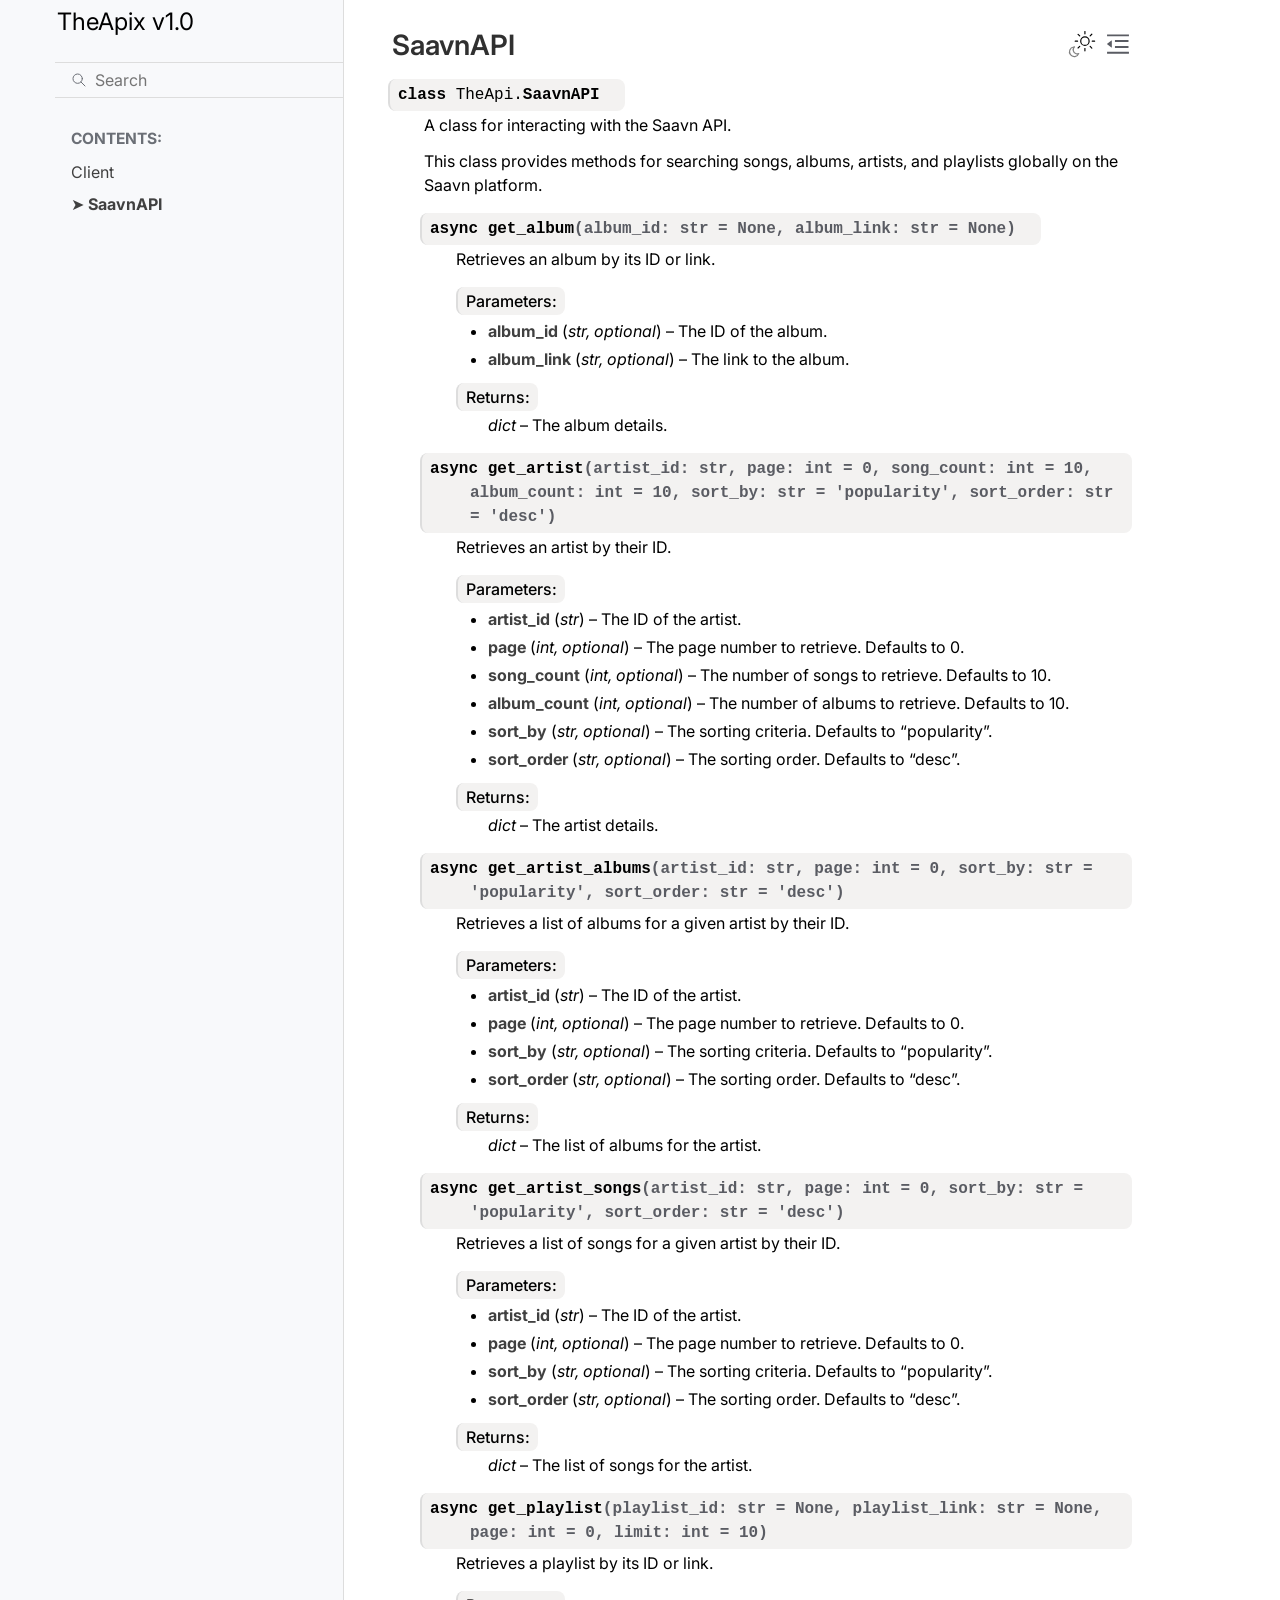
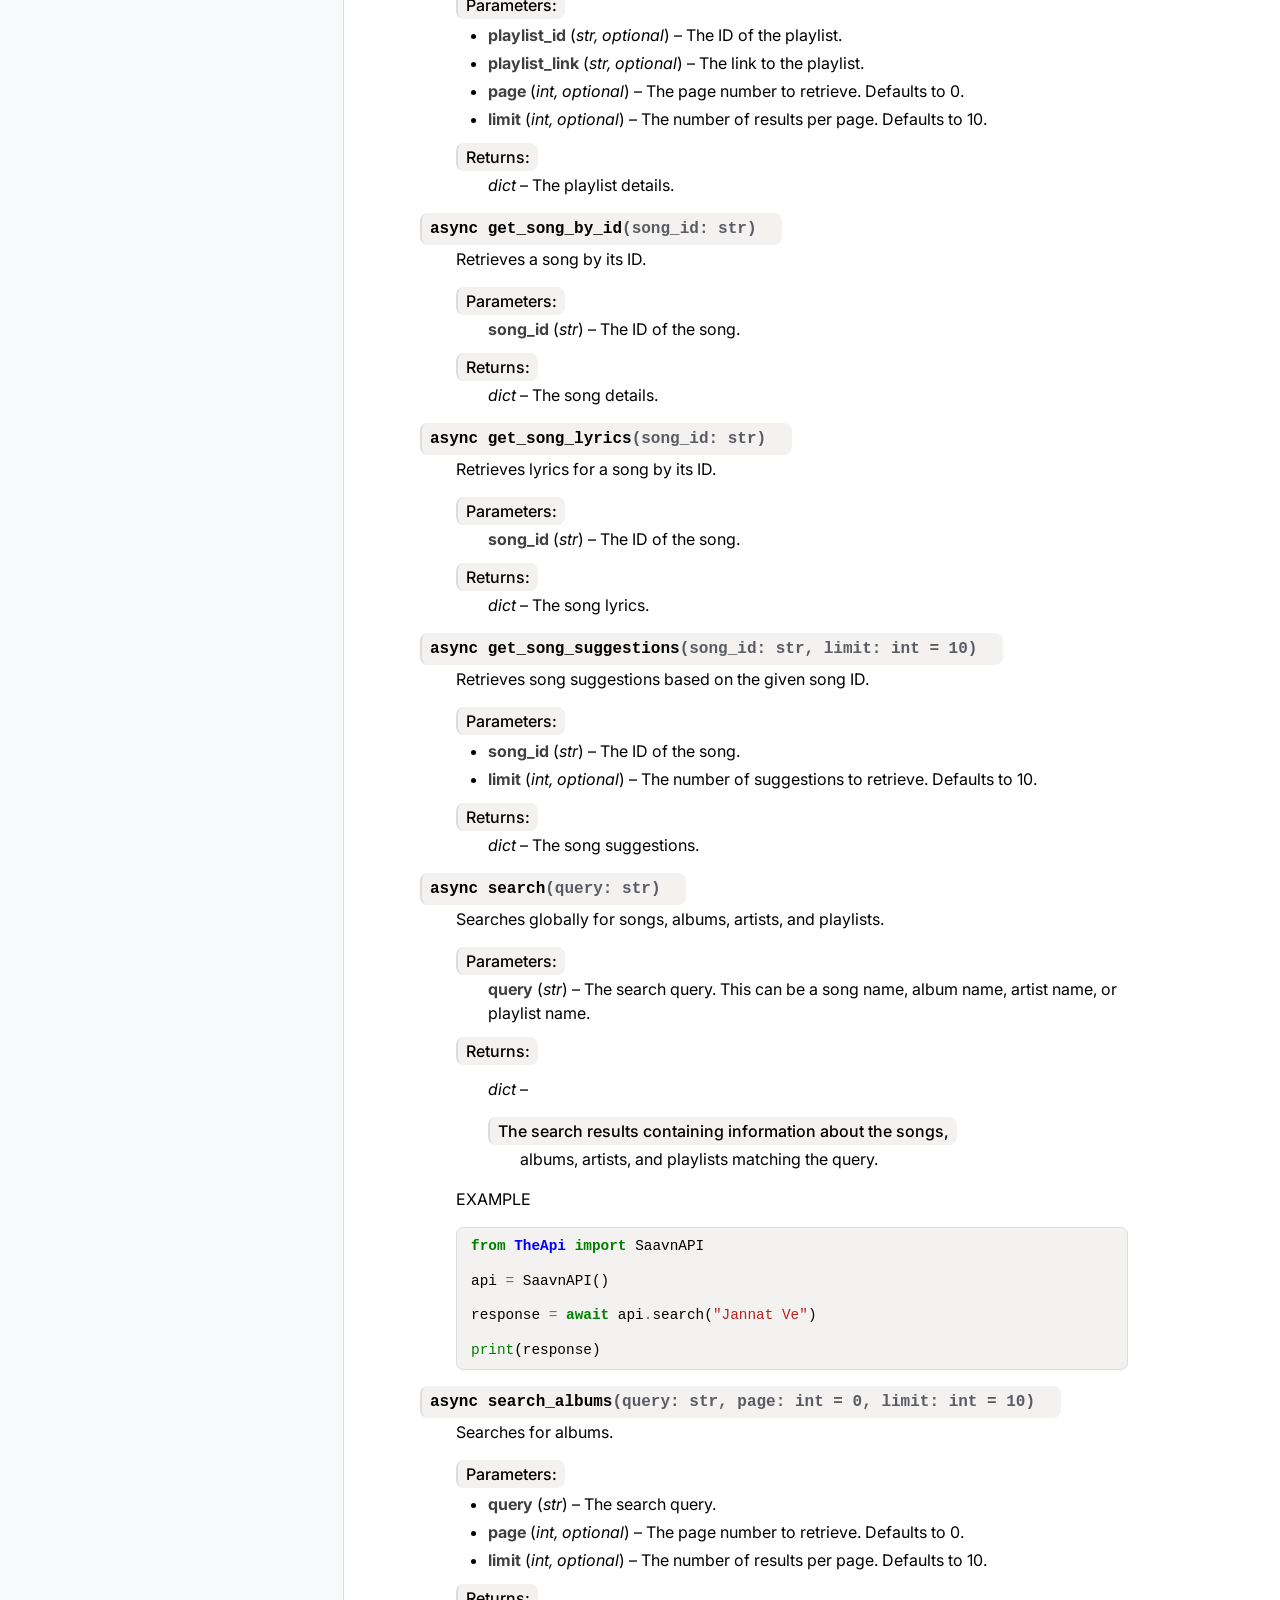
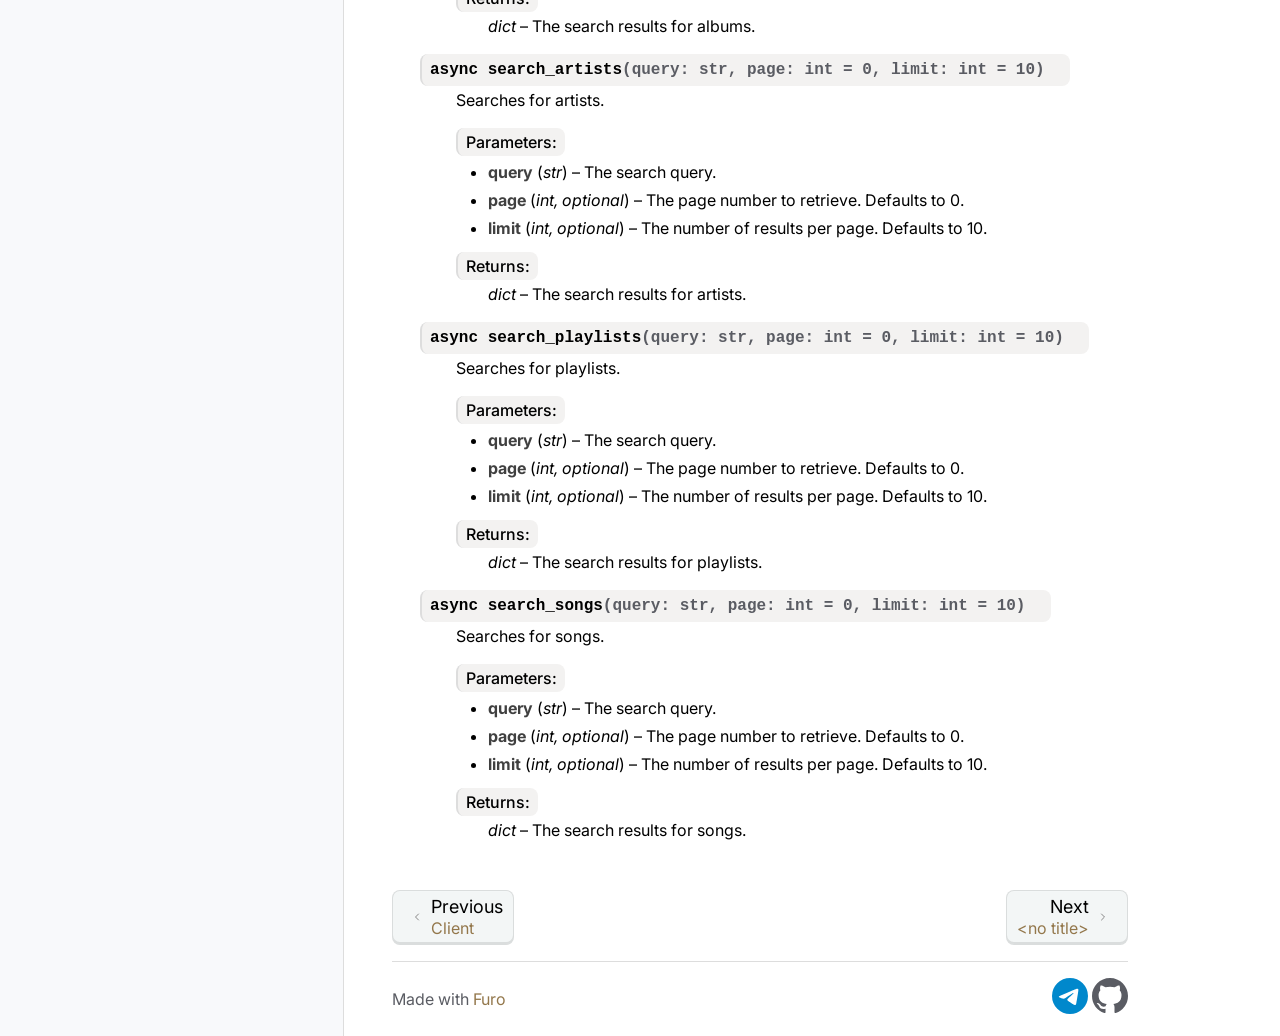
<file: api/saavn.html>
<!doctype html>
<html class="no-js" lang="en" data-content_root="../">
  <head><meta charset="utf-8"/>
    <meta name="viewport" content="width=device-width,initial-scale=1"/>
    <meta name="color-scheme" content="light dark"><meta name="viewport" content="width=device-width, initial-scale=1" />
<link rel="index" title="Index" href="../genindex.html" /><link rel="search" title="Search" href="../search.html" /><link rel="next" title="&lt;no title&gt;" href="wordle.html" /><link rel="prev" title="Client" href="client.html" />

    <link rel="shortcut icon" href="../_static/TheApix.ico"/><!-- Generated with Sphinx 8.2.3 and Furo 2024.08.06 -->
        <title>SaavnAPI - TheApix v1.0</title>
      <link rel="stylesheet" type="text/css" href="../_static/pygments.css?v=b86133f3" />
    <link rel="stylesheet" type="text/css" href="../_static/styles/furo.css?v=354aac6f" />
    <link rel="stylesheet" type="text/css" href="../_static/copybutton.css?v=76b2166b" />
    <link rel="stylesheet" type="text/css" href="../_static/styles/furo-extensions.css?v=302659d7" />
    <link rel="stylesheet" type="text/css" href="../_static/css/pyrogram.css?v=8137c5cf" />
    
    


<style>
  body {
    --color-code-background: #f8f8f8;
  --color-code-foreground: black;
  
  }
  @media not print {
    body[data-theme="dark"] {
      --color-code-background: #202020;
  --color-code-foreground: #d0d0d0;
  
    }
    @media (prefers-color-scheme: dark) {
      body:not([data-theme="light"]) {
        --color-code-background: #202020;
  --color-code-foreground: #d0d0d0;
  
      }
    }
  }
</style></head>
  <body>
    
    <script>
      document.body.dataset.theme = localStorage.getItem("theme") || "auto";
    </script>
    

<svg xmlns="http://www.w3.org/2000/svg" style="display: none;">
  <symbol id="svg-toc" viewBox="0 0 24 24">
    <title>Contents</title>
    <svg stroke="currentColor" fill="currentColor" stroke-width="0" viewBox="0 0 1024 1024">
      <path d="M408 442h480c4.4 0 8-3.6 8-8v-56c0-4.4-3.6-8-8-8H408c-4.4 0-8 3.6-8 8v56c0 4.4 3.6 8 8 8zm-8 204c0 4.4 3.6 8 8 8h480c4.4 0 8-3.6 8-8v-56c0-4.4-3.6-8-8-8H408c-4.4 0-8 3.6-8 8v56zm504-486H120c-4.4 0-8 3.6-8 8v56c0 4.4 3.6 8 8 8h784c4.4 0 8-3.6 8-8v-56c0-4.4-3.6-8-8-8zm0 632H120c-4.4 0-8 3.6-8 8v56c0 4.4 3.6 8 8 8h784c4.4 0 8-3.6 8-8v-56c0-4.4-3.6-8-8-8zM115.4 518.9L271.7 642c5.8 4.6 14.4.5 14.4-6.9V388.9c0-7.4-8.5-11.5-14.4-6.9L115.4 505.1a8.74 8.74 0 0 0 0 13.8z"/>
    </svg>
  </symbol>
  <symbol id="svg-menu" viewBox="0 0 24 24">
    <title>Menu</title>
    <svg xmlns="http://www.w3.org/2000/svg" viewBox="0 0 24 24" fill="none" stroke="currentColor"
      stroke-width="2" stroke-linecap="round" stroke-linejoin="round" class="feather-menu">
      <line x1="3" y1="12" x2="21" y2="12"></line>
      <line x1="3" y1="6" x2="21" y2="6"></line>
      <line x1="3" y1="18" x2="21" y2="18"></line>
    </svg>
  </symbol>
  <symbol id="svg-arrow-right" viewBox="0 0 24 24">
    <title>Expand</title>
    <svg xmlns="http://www.w3.org/2000/svg" viewBox="0 0 24 24" fill="none" stroke="currentColor"
      stroke-width="2" stroke-linecap="round" stroke-linejoin="round" class="feather-chevron-right">
      <polyline points="9 18 15 12 9 6"></polyline>
    </svg>
  </symbol>
  <symbol id="svg-sun" viewBox="0 0 24 24">
    <title>Light mode</title>
    <svg xmlns="http://www.w3.org/2000/svg" viewBox="0 0 24 24" fill="none" stroke="currentColor"
      stroke-width="1" stroke-linecap="round" stroke-linejoin="round" class="feather-sun">
      <circle cx="12" cy="12" r="5"></circle>
      <line x1="12" y1="1" x2="12" y2="3"></line>
      <line x1="12" y1="21" x2="12" y2="23"></line>
      <line x1="4.22" y1="4.22" x2="5.64" y2="5.64"></line>
      <line x1="18.36" y1="18.36" x2="19.78" y2="19.78"></line>
      <line x1="1" y1="12" x2="3" y2="12"></line>
      <line x1="21" y1="12" x2="23" y2="12"></line>
      <line x1="4.22" y1="19.78" x2="5.64" y2="18.36"></line>
      <line x1="18.36" y1="5.64" x2="19.78" y2="4.22"></line>
    </svg>
  </symbol>
  <symbol id="svg-moon" viewBox="0 0 24 24">
    <title>Dark mode</title>
    <svg xmlns="http://www.w3.org/2000/svg" viewBox="0 0 24 24" fill="none" stroke="currentColor"
      stroke-width="1" stroke-linecap="round" stroke-linejoin="round" class="icon-tabler-moon">
      <path stroke="none" d="M0 0h24v24H0z" fill="none" />
      <path d="M12 3c.132 0 .263 0 .393 0a7.5 7.5 0 0 0 7.92 12.446a9 9 0 1 1 -8.313 -12.454z" />
    </svg>
  </symbol>
  <symbol id="svg-sun-with-moon" viewBox="0 0 24 24">
    <title>Auto light/dark, in light mode</title>
    <svg xmlns="http://www.w3.org/2000/svg" viewBox="0 0 24 24" fill="none" stroke="currentColor"
      stroke-width="1" stroke-linecap="round" stroke-linejoin="round"
      class="icon-custom-derived-from-feather-sun-and-tabler-moon">
      <path style="opacity: 50%" d="M 5.411 14.504 C 5.471 14.504 5.532 14.504 5.591 14.504 C 3.639 16.319 4.383 19.569 6.931 20.352 C 7.693 20.586 8.512 20.551 9.25 20.252 C 8.023 23.207 4.056 23.725 2.11 21.184 C 0.166 18.642 1.702 14.949 4.874 14.536 C 5.051 14.512 5.231 14.5 5.411 14.5 L 5.411 14.504 Z"/>
      <line x1="14.5" y1="3.25" x2="14.5" y2="1.25"/>
      <line x1="14.5" y1="15.85" x2="14.5" y2="17.85"/>
      <line x1="10.044" y1="5.094" x2="8.63" y2="3.68"/>
      <line x1="19" y1="14.05" x2="20.414" y2="15.464"/>
      <line x1="8.2" y1="9.55" x2="6.2" y2="9.55"/>
      <line x1="20.8" y1="9.55" x2="22.8" y2="9.55"/>
      <line x1="10.044" y1="14.006" x2="8.63" y2="15.42"/>
      <line x1="19" y1="5.05" x2="20.414" y2="3.636"/>
      <circle cx="14.5" cy="9.55" r="3.6"/>
    </svg>
  </symbol>
  <symbol id="svg-moon-with-sun" viewBox="0 0 24 24">
    <title>Auto light/dark, in dark mode</title>
    <svg xmlns="http://www.w3.org/2000/svg" viewBox="0 0 24 24" fill="none" stroke="currentColor"
      stroke-width="1" stroke-linecap="round" stroke-linejoin="round"
      class="icon-custom-derived-from-feather-sun-and-tabler-moon">
      <path d="M 8.282 7.007 C 8.385 7.007 8.494 7.007 8.595 7.007 C 5.18 10.184 6.481 15.869 10.942 17.24 C 12.275 17.648 13.706 17.589 15 17.066 C 12.851 22.236 5.91 23.143 2.505 18.696 C -0.897 14.249 1.791 7.786 7.342 7.063 C 7.652 7.021 7.965 7 8.282 7 L 8.282 7.007 Z"/>
      <line style="opacity: 50%" x1="18" y1="3.705" x2="18" y2="2.5"/>
      <line style="opacity: 50%" x1="18" y1="11.295" x2="18" y2="12.5"/>
      <line style="opacity: 50%" x1="15.316" y1="4.816" x2="14.464" y2="3.964"/>
      <line style="opacity: 50%" x1="20.711" y1="10.212" x2="21.563" y2="11.063"/>
      <line style="opacity: 50%" x1="14.205" y1="7.5" x2="13.001" y2="7.5"/>
      <line style="opacity: 50%" x1="21.795" y1="7.5" x2="23" y2="7.5"/>
      <line style="opacity: 50%" x1="15.316" y1="10.184" x2="14.464" y2="11.036"/>
      <line style="opacity: 50%" x1="20.711" y1="4.789" x2="21.563" y2="3.937"/>
      <circle style="opacity: 50%" cx="18" cy="7.5" r="2.169"/>
    </svg>
  </symbol>
  <symbol id="svg-pencil" viewBox="0 0 24 24">
    <svg xmlns="http://www.w3.org/2000/svg" viewBox="0 0 24 24" fill="none" stroke="currentColor"
      stroke-width="1" stroke-linecap="round" stroke-linejoin="round" class="icon-tabler-pencil-code">
      <path d="M4 20h4l10.5 -10.5a2.828 2.828 0 1 0 -4 -4l-10.5 10.5v4" />
      <path d="M13.5 6.5l4 4" />
      <path d="M20 21l2 -2l-2 -2" />
      <path d="M17 17l-2 2l2 2" />
    </svg>
  </symbol>
  <symbol id="svg-eye" viewBox="0 0 24 24">
    <svg xmlns="http://www.w3.org/2000/svg" viewBox="0 0 24 24" fill="none" stroke="currentColor"
      stroke-width="1" stroke-linecap="round" stroke-linejoin="round" class="icon-tabler-eye-code">
      <path stroke="none" d="M0 0h24v24H0z" fill="none" />
      <path d="M10 12a2 2 0 1 0 4 0a2 2 0 0 0 -4 0" />
      <path
        d="M11.11 17.958c-3.209 -.307 -5.91 -2.293 -8.11 -5.958c2.4 -4 5.4 -6 9 -6c3.6 0 6.6 2 9 6c-.21 .352 -.427 .688 -.647 1.008" />
      <path d="M20 21l2 -2l-2 -2" />
      <path d="M17 17l-2 2l2 2" />
    </svg>
  </symbol>
</svg>

<input type="checkbox" class="sidebar-toggle" name="__navigation" id="__navigation">
<input type="checkbox" class="sidebar-toggle" name="__toc" id="__toc">
<label class="overlay sidebar-overlay" for="__navigation">
  <div class="visually-hidden">Hide navigation sidebar</div>
</label>
<label class="overlay toc-overlay" for="__toc">
  <div class="visually-hidden">Hide table of contents sidebar</div>
</label>

<a class="skip-to-content muted-link" href="#furo-main-content">Skip to content</a>



<div class="page">
  <header class="mobile-header">
    <div class="header-left">
      <label class="nav-overlay-icon" for="__navigation">
        <div class="visually-hidden">Toggle site navigation sidebar</div>
        <i class="icon"><svg><use href="#svg-menu"></use></svg></i>
      </label>
    </div>
    <div class="header-center">
      <a href="../index.html"><div class="brand">TheApix v1.0</div></a>
    </div>
    <div class="header-right">
      <div class="theme-toggle-container theme-toggle-header">
        <button class="theme-toggle">
          <div class="visually-hidden">Toggle Light / Dark / Auto color theme</div>
          <svg class="theme-icon-when-auto-light"><use href="#svg-sun-with-moon"></use></svg>
          <svg class="theme-icon-when-auto-dark"><use href="#svg-moon-with-sun"></use></svg>
          <svg class="theme-icon-when-dark"><use href="#svg-moon"></use></svg>
          <svg class="theme-icon-when-light"><use href="#svg-sun"></use></svg>
        </button>
      </div>
      <label class="toc-overlay-icon toc-header-icon" for="__toc">
        <div class="visually-hidden">Toggle table of contents sidebar</div>
        <i class="icon"><svg><use href="#svg-toc"></use></svg></i>
      </label>
    </div>
  </header>
  <aside class="sidebar-drawer">
    <div class="sidebar-container">
      
      <div class="sidebar-sticky"><a class="sidebar-brand" href="../index.html">
  
  
  <span class="sidebar-brand-text">TheApix v1.0</span>
  
</a><form class="sidebar-search-container" method="get" action="../search.html" role="search">
  <input class="sidebar-search" placeholder="Search" name="q" aria-label="Search">
  <input type="hidden" name="check_keywords" value="yes">
  <input type="hidden" name="area" value="default">
</form>
<div id="searchbox"></div><div class="sidebar-scroll"><div class="sidebar-tree">
  <p class="caption" role="heading"><span class="caption-text">Contents:</span></p>
<ul class="current">
<li class="toctree-l1"><a class="reference internal" href="client.html">Client</a></li>
<li class="toctree-l1 current current-page"><a class="current reference internal" href="#">SaavnAPI</a></li>
</ul>

</div>
</div>

      </div>
      
    </div>
  </aside>
  <div class="main">
    <div class="content">
      <div class="article-container">
        <a href="#" class="back-to-top muted-link">
          <svg xmlns="http://www.w3.org/2000/svg" viewBox="0 0 24 24">
            <path d="M13 20h-2V8l-5.5 5.5-1.42-1.42L12 4.16l7.92 7.92-1.42 1.42L13 8v12z"></path>
          </svg>
          <span>Back to top</span>
        </a>
        <div class="content-icon-container">
          

<div class="theme-toggle-container theme-toggle-content">
            <button class="theme-toggle">
              <div class="visually-hidden">Toggle Light / Dark / Auto color theme</div>
              <svg class="theme-icon-when-auto-light"><use href="#svg-sun-with-moon"></use></svg>
              <svg class="theme-icon-when-auto-dark"><use href="#svg-moon-with-sun"></use></svg>
              <svg class="theme-icon-when-dark"><use href="#svg-moon"></use></svg>
              <svg class="theme-icon-when-light"><use href="#svg-sun"></use></svg>
            </button>
          </div>
          <label class="toc-overlay-icon toc-content-icon" for="__toc">
            <div class="visually-hidden">Toggle table of contents sidebar</div>
            <i class="icon"><svg><use href="#svg-toc"></use></svg></i>
          </label>
        </div>
        <article role="main" id="furo-main-content">
          <section id="saavnapi">
<h1>SaavnAPI<a class="headerlink" href="#saavnapi" title="Link to this heading">¶</a></h1>
<dl class="py class">
<dt class="sig sig-object py" id="TheApi.SaavnAPI">
<em class="property"><span class="k"><span class="pre">class</span></span><span class="w"> </span></em><span class="sig-prename descclassname"><span class="pre">TheApi.</span></span><span class="sig-name descname"><span class="pre">SaavnAPI</span></span><a class="headerlink" href="#TheApi.SaavnAPI" title="Link to this definition">¶</a></dt>
<dd><p>A class for interacting with the Saavn API.</p>
<p>This class provides methods for searching songs, albums, artists, and playlists
globally on the Saavn platform.</p>
<dl class="py method">
<dt class="sig sig-object py" id="TheApi.SaavnAPI.get_album">
<em class="property"><span class="k"><span class="pre">async</span></span><span class="w"> </span></em><span class="sig-name descname"><span class="pre">get_album</span></span><span class="sig-paren">(</span><em class="sig-param"><span class="n"><span class="pre">album_id</span></span><span class="p"><span class="pre">:</span></span><span class="w"> </span><span class="n"><span class="pre">str</span></span><span class="w"> </span><span class="o"><span class="pre">=</span></span><span class="w"> </span><span class="default_value"><span class="pre">None</span></span></em>, <em class="sig-param"><span class="n"><span class="pre">album_link</span></span><span class="p"><span class="pre">:</span></span><span class="w"> </span><span class="n"><span class="pre">str</span></span><span class="w"> </span><span class="o"><span class="pre">=</span></span><span class="w"> </span><span class="default_value"><span class="pre">None</span></span></em><span class="sig-paren">)</span><a class="headerlink" href="#TheApi.SaavnAPI.get_album" title="Link to this definition">¶</a></dt>
<dd><p>Retrieves an album by its ID or link.</p>
<dl class="field-list simple">
<dt class="field-odd">Parameters<span class="colon">:</span></dt>
<dd class="field-odd"><ul class="simple">
<li><p><strong>album_id</strong> (<em>str</em><em>, </em><em>optional</em>) – The ID of the album.</p></li>
<li><p><strong>album_link</strong> (<em>str</em><em>, </em><em>optional</em>) – The link to the album.</p></li>
</ul>
</dd>
<dt class="field-even">Returns<span class="colon">:</span></dt>
<dd class="field-even"><p><em>dict</em> – The album details.</p>
</dd>
</dl>
</dd></dl>

<dl class="py method">
<dt class="sig sig-object py" id="TheApi.SaavnAPI.get_artist">
<em class="property"><span class="k"><span class="pre">async</span></span><span class="w"> </span></em><span class="sig-name descname"><span class="pre">get_artist</span></span><span class="sig-paren">(</span><em class="sig-param"><span class="n"><span class="pre">artist_id</span></span><span class="p"><span class="pre">:</span></span><span class="w"> </span><span class="n"><span class="pre">str</span></span></em>, <em class="sig-param"><span class="n"><span class="pre">page</span></span><span class="p"><span class="pre">:</span></span><span class="w"> </span><span class="n"><span class="pre">int</span></span><span class="w"> </span><span class="o"><span class="pre">=</span></span><span class="w"> </span><span class="default_value"><span class="pre">0</span></span></em>, <em class="sig-param"><span class="n"><span class="pre">song_count</span></span><span class="p"><span class="pre">:</span></span><span class="w"> </span><span class="n"><span class="pre">int</span></span><span class="w"> </span><span class="o"><span class="pre">=</span></span><span class="w"> </span><span class="default_value"><span class="pre">10</span></span></em>, <em class="sig-param"><span class="n"><span class="pre">album_count</span></span><span class="p"><span class="pre">:</span></span><span class="w"> </span><span class="n"><span class="pre">int</span></span><span class="w"> </span><span class="o"><span class="pre">=</span></span><span class="w"> </span><span class="default_value"><span class="pre">10</span></span></em>, <em class="sig-param"><span class="n"><span class="pre">sort_by</span></span><span class="p"><span class="pre">:</span></span><span class="w"> </span><span class="n"><span class="pre">str</span></span><span class="w"> </span><span class="o"><span class="pre">=</span></span><span class="w"> </span><span class="default_value"><span class="pre">'popularity'</span></span></em>, <em class="sig-param"><span class="n"><span class="pre">sort_order</span></span><span class="p"><span class="pre">:</span></span><span class="w"> </span><span class="n"><span class="pre">str</span></span><span class="w"> </span><span class="o"><span class="pre">=</span></span><span class="w"> </span><span class="default_value"><span class="pre">'desc'</span></span></em><span class="sig-paren">)</span><a class="headerlink" href="#TheApi.SaavnAPI.get_artist" title="Link to this definition">¶</a></dt>
<dd><p>Retrieves an artist by their ID.</p>
<dl class="field-list simple">
<dt class="field-odd">Parameters<span class="colon">:</span></dt>
<dd class="field-odd"><ul class="simple">
<li><p><strong>artist_id</strong> (<em>str</em>) – The ID of the artist.</p></li>
<li><p><strong>page</strong> (<em>int</em><em>, </em><em>optional</em>) – The page number to retrieve. Defaults to 0.</p></li>
<li><p><strong>song_count</strong> (<em>int</em><em>, </em><em>optional</em>) – The number of songs to retrieve. Defaults to 10.</p></li>
<li><p><strong>album_count</strong> (<em>int</em><em>, </em><em>optional</em>) – The number of albums to retrieve. Defaults to 10.</p></li>
<li><p><strong>sort_by</strong> (<em>str</em><em>, </em><em>optional</em>) – The sorting criteria. Defaults to “popularity”.</p></li>
<li><p><strong>sort_order</strong> (<em>str</em><em>, </em><em>optional</em>) – The sorting order. Defaults to “desc”.</p></li>
</ul>
</dd>
<dt class="field-even">Returns<span class="colon">:</span></dt>
<dd class="field-even"><p><em>dict</em> – The artist details.</p>
</dd>
</dl>
</dd></dl>

<dl class="py method">
<dt class="sig sig-object py" id="TheApi.SaavnAPI.get_artist_albums">
<em class="property"><span class="k"><span class="pre">async</span></span><span class="w"> </span></em><span class="sig-name descname"><span class="pre">get_artist_albums</span></span><span class="sig-paren">(</span><em class="sig-param"><span class="n"><span class="pre">artist_id</span></span><span class="p"><span class="pre">:</span></span><span class="w"> </span><span class="n"><span class="pre">str</span></span></em>, <em class="sig-param"><span class="n"><span class="pre">page</span></span><span class="p"><span class="pre">:</span></span><span class="w"> </span><span class="n"><span class="pre">int</span></span><span class="w"> </span><span class="o"><span class="pre">=</span></span><span class="w"> </span><span class="default_value"><span class="pre">0</span></span></em>, <em class="sig-param"><span class="n"><span class="pre">sort_by</span></span><span class="p"><span class="pre">:</span></span><span class="w"> </span><span class="n"><span class="pre">str</span></span><span class="w"> </span><span class="o"><span class="pre">=</span></span><span class="w"> </span><span class="default_value"><span class="pre">'popularity'</span></span></em>, <em class="sig-param"><span class="n"><span class="pre">sort_order</span></span><span class="p"><span class="pre">:</span></span><span class="w"> </span><span class="n"><span class="pre">str</span></span><span class="w"> </span><span class="o"><span class="pre">=</span></span><span class="w"> </span><span class="default_value"><span class="pre">'desc'</span></span></em><span class="sig-paren">)</span><a class="headerlink" href="#TheApi.SaavnAPI.get_artist_albums" title="Link to this definition">¶</a></dt>
<dd><p>Retrieves a list of albums for a given artist by their ID.</p>
<dl class="field-list simple">
<dt class="field-odd">Parameters<span class="colon">:</span></dt>
<dd class="field-odd"><ul class="simple">
<li><p><strong>artist_id</strong> (<em>str</em>) – The ID of the artist.</p></li>
<li><p><strong>page</strong> (<em>int</em><em>, </em><em>optional</em>) – The page number to retrieve. Defaults to 0.</p></li>
<li><p><strong>sort_by</strong> (<em>str</em><em>, </em><em>optional</em>) – The sorting criteria. Defaults to “popularity”.</p></li>
<li><p><strong>sort_order</strong> (<em>str</em><em>, </em><em>optional</em>) – The sorting order. Defaults to “desc”.</p></li>
</ul>
</dd>
<dt class="field-even">Returns<span class="colon">:</span></dt>
<dd class="field-even"><p><em>dict</em> – The list of albums for the artist.</p>
</dd>
</dl>
</dd></dl>

<dl class="py method">
<dt class="sig sig-object py" id="TheApi.SaavnAPI.get_artist_songs">
<em class="property"><span class="k"><span class="pre">async</span></span><span class="w"> </span></em><span class="sig-name descname"><span class="pre">get_artist_songs</span></span><span class="sig-paren">(</span><em class="sig-param"><span class="n"><span class="pre">artist_id</span></span><span class="p"><span class="pre">:</span></span><span class="w"> </span><span class="n"><span class="pre">str</span></span></em>, <em class="sig-param"><span class="n"><span class="pre">page</span></span><span class="p"><span class="pre">:</span></span><span class="w"> </span><span class="n"><span class="pre">int</span></span><span class="w"> </span><span class="o"><span class="pre">=</span></span><span class="w"> </span><span class="default_value"><span class="pre">0</span></span></em>, <em class="sig-param"><span class="n"><span class="pre">sort_by</span></span><span class="p"><span class="pre">:</span></span><span class="w"> </span><span class="n"><span class="pre">str</span></span><span class="w"> </span><span class="o"><span class="pre">=</span></span><span class="w"> </span><span class="default_value"><span class="pre">'popularity'</span></span></em>, <em class="sig-param"><span class="n"><span class="pre">sort_order</span></span><span class="p"><span class="pre">:</span></span><span class="w"> </span><span class="n"><span class="pre">str</span></span><span class="w"> </span><span class="o"><span class="pre">=</span></span><span class="w"> </span><span class="default_value"><span class="pre">'desc'</span></span></em><span class="sig-paren">)</span><a class="headerlink" href="#TheApi.SaavnAPI.get_artist_songs" title="Link to this definition">¶</a></dt>
<dd><p>Retrieves a list of songs for a given artist by their ID.</p>
<dl class="field-list simple">
<dt class="field-odd">Parameters<span class="colon">:</span></dt>
<dd class="field-odd"><ul class="simple">
<li><p><strong>artist_id</strong> (<em>str</em>) – The ID of the artist.</p></li>
<li><p><strong>page</strong> (<em>int</em><em>, </em><em>optional</em>) – The page number to retrieve. Defaults to 0.</p></li>
<li><p><strong>sort_by</strong> (<em>str</em><em>, </em><em>optional</em>) – The sorting criteria. Defaults to “popularity”.</p></li>
<li><p><strong>sort_order</strong> (<em>str</em><em>, </em><em>optional</em>) – The sorting order. Defaults to “desc”.</p></li>
</ul>
</dd>
<dt class="field-even">Returns<span class="colon">:</span></dt>
<dd class="field-even"><p><em>dict</em> – The list of songs for the artist.</p>
</dd>
</dl>
</dd></dl>

<dl class="py method">
<dt class="sig sig-object py" id="TheApi.SaavnAPI.get_playlist">
<em class="property"><span class="k"><span class="pre">async</span></span><span class="w"> </span></em><span class="sig-name descname"><span class="pre">get_playlist</span></span><span class="sig-paren">(</span><em class="sig-param"><span class="n"><span class="pre">playlist_id</span></span><span class="p"><span class="pre">:</span></span><span class="w"> </span><span class="n"><span class="pre">str</span></span><span class="w"> </span><span class="o"><span class="pre">=</span></span><span class="w"> </span><span class="default_value"><span class="pre">None</span></span></em>, <em class="sig-param"><span class="n"><span class="pre">playlist_link</span></span><span class="p"><span class="pre">:</span></span><span class="w"> </span><span class="n"><span class="pre">str</span></span><span class="w"> </span><span class="o"><span class="pre">=</span></span><span class="w"> </span><span class="default_value"><span class="pre">None</span></span></em>, <em class="sig-param"><span class="n"><span class="pre">page</span></span><span class="p"><span class="pre">:</span></span><span class="w"> </span><span class="n"><span class="pre">int</span></span><span class="w"> </span><span class="o"><span class="pre">=</span></span><span class="w"> </span><span class="default_value"><span class="pre">0</span></span></em>, <em class="sig-param"><span class="n"><span class="pre">limit</span></span><span class="p"><span class="pre">:</span></span><span class="w"> </span><span class="n"><span class="pre">int</span></span><span class="w"> </span><span class="o"><span class="pre">=</span></span><span class="w"> </span><span class="default_value"><span class="pre">10</span></span></em><span class="sig-paren">)</span><a class="headerlink" href="#TheApi.SaavnAPI.get_playlist" title="Link to this definition">¶</a></dt>
<dd><p>Retrieves a playlist by its ID or link.</p>
<dl class="field-list simple">
<dt class="field-odd">Parameters<span class="colon">:</span></dt>
<dd class="field-odd"><ul class="simple">
<li><p><strong>playlist_id</strong> (<em>str</em><em>, </em><em>optional</em>) – The ID of the playlist.</p></li>
<li><p><strong>playlist_link</strong> (<em>str</em><em>, </em><em>optional</em>) – The link to the playlist.</p></li>
<li><p><strong>page</strong> (<em>int</em><em>, </em><em>optional</em>) – The page number to retrieve. Defaults to 0.</p></li>
<li><p><strong>limit</strong> (<em>int</em><em>, </em><em>optional</em>) – The number of results per page. Defaults to 10.</p></li>
</ul>
</dd>
<dt class="field-even">Returns<span class="colon">:</span></dt>
<dd class="field-even"><p><em>dict</em> – The playlist details.</p>
</dd>
</dl>
</dd></dl>

<dl class="py method">
<dt class="sig sig-object py" id="TheApi.SaavnAPI.get_song_by_id">
<em class="property"><span class="k"><span class="pre">async</span></span><span class="w"> </span></em><span class="sig-name descname"><span class="pre">get_song_by_id</span></span><span class="sig-paren">(</span><em class="sig-param"><span class="n"><span class="pre">song_id</span></span><span class="p"><span class="pre">:</span></span><span class="w"> </span><span class="n"><span class="pre">str</span></span></em><span class="sig-paren">)</span><a class="headerlink" href="#TheApi.SaavnAPI.get_song_by_id" title="Link to this definition">¶</a></dt>
<dd><p>Retrieves a song by its ID.</p>
<dl class="field-list simple">
<dt class="field-odd">Parameters<span class="colon">:</span></dt>
<dd class="field-odd"><p><strong>song_id</strong> (<em>str</em>) – The ID of the song.</p>
</dd>
<dt class="field-even">Returns<span class="colon">:</span></dt>
<dd class="field-even"><p><em>dict</em> – The song details.</p>
</dd>
</dl>
</dd></dl>

<dl class="py method">
<dt class="sig sig-object py" id="TheApi.SaavnAPI.get_song_lyrics">
<em class="property"><span class="k"><span class="pre">async</span></span><span class="w"> </span></em><span class="sig-name descname"><span class="pre">get_song_lyrics</span></span><span class="sig-paren">(</span><em class="sig-param"><span class="n"><span class="pre">song_id</span></span><span class="p"><span class="pre">:</span></span><span class="w"> </span><span class="n"><span class="pre">str</span></span></em><span class="sig-paren">)</span><a class="headerlink" href="#TheApi.SaavnAPI.get_song_lyrics" title="Link to this definition">¶</a></dt>
<dd><p>Retrieves lyrics for a song by its ID.</p>
<dl class="field-list simple">
<dt class="field-odd">Parameters<span class="colon">:</span></dt>
<dd class="field-odd"><p><strong>song_id</strong> (<em>str</em>) – The ID of the song.</p>
</dd>
<dt class="field-even">Returns<span class="colon">:</span></dt>
<dd class="field-even"><p><em>dict</em> – The song lyrics.</p>
</dd>
</dl>
</dd></dl>

<dl class="py method">
<dt class="sig sig-object py" id="TheApi.SaavnAPI.get_song_suggestions">
<em class="property"><span class="k"><span class="pre">async</span></span><span class="w"> </span></em><span class="sig-name descname"><span class="pre">get_song_suggestions</span></span><span class="sig-paren">(</span><em class="sig-param"><span class="n"><span class="pre">song_id</span></span><span class="p"><span class="pre">:</span></span><span class="w"> </span><span class="n"><span class="pre">str</span></span></em>, <em class="sig-param"><span class="n"><span class="pre">limit</span></span><span class="p"><span class="pre">:</span></span><span class="w"> </span><span class="n"><span class="pre">int</span></span><span class="w"> </span><span class="o"><span class="pre">=</span></span><span class="w"> </span><span class="default_value"><span class="pre">10</span></span></em><span class="sig-paren">)</span><a class="headerlink" href="#TheApi.SaavnAPI.get_song_suggestions" title="Link to this definition">¶</a></dt>
<dd><p>Retrieves song suggestions based on the given song ID.</p>
<dl class="field-list simple">
<dt class="field-odd">Parameters<span class="colon">:</span></dt>
<dd class="field-odd"><ul class="simple">
<li><p><strong>song_id</strong> (<em>str</em>) – The ID of the song.</p></li>
<li><p><strong>limit</strong> (<em>int</em><em>, </em><em>optional</em>) – The number of suggestions to retrieve. Defaults to 10.</p></li>
</ul>
</dd>
<dt class="field-even">Returns<span class="colon">:</span></dt>
<dd class="field-even"><p><em>dict</em> – The song suggestions.</p>
</dd>
</dl>
</dd></dl>

<dl class="py method">
<dt class="sig sig-object py" id="TheApi.SaavnAPI.search">
<em class="property"><span class="k"><span class="pre">async</span></span><span class="w"> </span></em><span class="sig-name descname"><span class="pre">search</span></span><span class="sig-paren">(</span><em class="sig-param"><span class="n"><span class="pre">query</span></span><span class="p"><span class="pre">:</span></span><span class="w"> </span><span class="n"><span class="pre">str</span></span></em><span class="sig-paren">)</span><a class="headerlink" href="#TheApi.SaavnAPI.search" title="Link to this definition">¶</a></dt>
<dd><p>Searches globally for songs, albums, artists, and playlists.</p>
<dl class="field-list simple">
<dt class="field-odd">Parameters<span class="colon">:</span></dt>
<dd class="field-odd"><p><strong>query</strong> (<em>str</em>) – The search query. This can be a song name, album name,
artist name, or playlist name.</p>
</dd>
<dt class="field-even">Returns<span class="colon">:</span></dt>
<dd class="field-even"><p><p><em>dict</em> –</p>
<dl class="simple">
<dt>The search results containing information about the songs,</dt><dd><p>albums, artists, and playlists matching the query.</p>
</dd>
</dl>
</p>
</dd>
</dl>
<p class="rubric">Example</p>
<div class="highlight-python notranslate"><div class="highlight"><pre><span></span><span class="kn">from</span><span class="w"> </span><span class="nn">TheApi</span><span class="w"> </span><span class="kn">import</span> <span class="n">SaavnAPI</span>

<span class="n">api</span> <span class="o">=</span> <span class="n">SaavnAPI</span><span class="p">()</span>

<span class="n">response</span> <span class="o">=</span> <span class="k">await</span> <span class="n">api</span><span class="o">.</span><span class="n">search</span><span class="p">(</span><span class="s2">&quot;Jannat Ve&quot;</span><span class="p">)</span>

<span class="nb">print</span><span class="p">(</span><span class="n">response</span><span class="p">)</span>
</pre></div>
</div>
</dd></dl>

<dl class="py method">
<dt class="sig sig-object py" id="TheApi.SaavnAPI.search_albums">
<em class="property"><span class="k"><span class="pre">async</span></span><span class="w"> </span></em><span class="sig-name descname"><span class="pre">search_albums</span></span><span class="sig-paren">(</span><em class="sig-param"><span class="n"><span class="pre">query</span></span><span class="p"><span class="pre">:</span></span><span class="w"> </span><span class="n"><span class="pre">str</span></span></em>, <em class="sig-param"><span class="n"><span class="pre">page</span></span><span class="p"><span class="pre">:</span></span><span class="w"> </span><span class="n"><span class="pre">int</span></span><span class="w"> </span><span class="o"><span class="pre">=</span></span><span class="w"> </span><span class="default_value"><span class="pre">0</span></span></em>, <em class="sig-param"><span class="n"><span class="pre">limit</span></span><span class="p"><span class="pre">:</span></span><span class="w"> </span><span class="n"><span class="pre">int</span></span><span class="w"> </span><span class="o"><span class="pre">=</span></span><span class="w"> </span><span class="default_value"><span class="pre">10</span></span></em><span class="sig-paren">)</span><a class="headerlink" href="#TheApi.SaavnAPI.search_albums" title="Link to this definition">¶</a></dt>
<dd><p>Searches for albums.</p>
<dl class="field-list simple">
<dt class="field-odd">Parameters<span class="colon">:</span></dt>
<dd class="field-odd"><ul class="simple">
<li><p><strong>query</strong> (<em>str</em>) – The search query.</p></li>
<li><p><strong>page</strong> (<em>int</em><em>, </em><em>optional</em>) – The page number to retrieve. Defaults to 0.</p></li>
<li><p><strong>limit</strong> (<em>int</em><em>, </em><em>optional</em>) – The number of results per page. Defaults to 10.</p></li>
</ul>
</dd>
<dt class="field-even">Returns<span class="colon">:</span></dt>
<dd class="field-even"><p><em>dict</em> – The search results for albums.</p>
</dd>
</dl>
</dd></dl>

<dl class="py method">
<dt class="sig sig-object py" id="TheApi.SaavnAPI.search_artists">
<em class="property"><span class="k"><span class="pre">async</span></span><span class="w"> </span></em><span class="sig-name descname"><span class="pre">search_artists</span></span><span class="sig-paren">(</span><em class="sig-param"><span class="n"><span class="pre">query</span></span><span class="p"><span class="pre">:</span></span><span class="w"> </span><span class="n"><span class="pre">str</span></span></em>, <em class="sig-param"><span class="n"><span class="pre">page</span></span><span class="p"><span class="pre">:</span></span><span class="w"> </span><span class="n"><span class="pre">int</span></span><span class="w"> </span><span class="o"><span class="pre">=</span></span><span class="w"> </span><span class="default_value"><span class="pre">0</span></span></em>, <em class="sig-param"><span class="n"><span class="pre">limit</span></span><span class="p"><span class="pre">:</span></span><span class="w"> </span><span class="n"><span class="pre">int</span></span><span class="w"> </span><span class="o"><span class="pre">=</span></span><span class="w"> </span><span class="default_value"><span class="pre">10</span></span></em><span class="sig-paren">)</span><a class="headerlink" href="#TheApi.SaavnAPI.search_artists" title="Link to this definition">¶</a></dt>
<dd><p>Searches for artists.</p>
<dl class="field-list simple">
<dt class="field-odd">Parameters<span class="colon">:</span></dt>
<dd class="field-odd"><ul class="simple">
<li><p><strong>query</strong> (<em>str</em>) – The search query.</p></li>
<li><p><strong>page</strong> (<em>int</em><em>, </em><em>optional</em>) – The page number to retrieve. Defaults to 0.</p></li>
<li><p><strong>limit</strong> (<em>int</em><em>, </em><em>optional</em>) – The number of results per page. Defaults to 10.</p></li>
</ul>
</dd>
<dt class="field-even">Returns<span class="colon">:</span></dt>
<dd class="field-even"><p><em>dict</em> – The search results for artists.</p>
</dd>
</dl>
</dd></dl>

<dl class="py method">
<dt class="sig sig-object py" id="TheApi.SaavnAPI.search_playlists">
<em class="property"><span class="k"><span class="pre">async</span></span><span class="w"> </span></em><span class="sig-name descname"><span class="pre">search_playlists</span></span><span class="sig-paren">(</span><em class="sig-param"><span class="n"><span class="pre">query</span></span><span class="p"><span class="pre">:</span></span><span class="w"> </span><span class="n"><span class="pre">str</span></span></em>, <em class="sig-param"><span class="n"><span class="pre">page</span></span><span class="p"><span class="pre">:</span></span><span class="w"> </span><span class="n"><span class="pre">int</span></span><span class="w"> </span><span class="o"><span class="pre">=</span></span><span class="w"> </span><span class="default_value"><span class="pre">0</span></span></em>, <em class="sig-param"><span class="n"><span class="pre">limit</span></span><span class="p"><span class="pre">:</span></span><span class="w"> </span><span class="n"><span class="pre">int</span></span><span class="w"> </span><span class="o"><span class="pre">=</span></span><span class="w"> </span><span class="default_value"><span class="pre">10</span></span></em><span class="sig-paren">)</span><a class="headerlink" href="#TheApi.SaavnAPI.search_playlists" title="Link to this definition">¶</a></dt>
<dd><p>Searches for playlists.</p>
<dl class="field-list simple">
<dt class="field-odd">Parameters<span class="colon">:</span></dt>
<dd class="field-odd"><ul class="simple">
<li><p><strong>query</strong> (<em>str</em>) – The search query.</p></li>
<li><p><strong>page</strong> (<em>int</em><em>, </em><em>optional</em>) – The page number to retrieve. Defaults to 0.</p></li>
<li><p><strong>limit</strong> (<em>int</em><em>, </em><em>optional</em>) – The number of results per page. Defaults to 10.</p></li>
</ul>
</dd>
<dt class="field-even">Returns<span class="colon">:</span></dt>
<dd class="field-even"><p><em>dict</em> – The search results for playlists.</p>
</dd>
</dl>
</dd></dl>

<dl class="py method">
<dt class="sig sig-object py" id="TheApi.SaavnAPI.search_songs">
<em class="property"><span class="k"><span class="pre">async</span></span><span class="w"> </span></em><span class="sig-name descname"><span class="pre">search_songs</span></span><span class="sig-paren">(</span><em class="sig-param"><span class="n"><span class="pre">query</span></span><span class="p"><span class="pre">:</span></span><span class="w"> </span><span class="n"><span class="pre">str</span></span></em>, <em class="sig-param"><span class="n"><span class="pre">page</span></span><span class="p"><span class="pre">:</span></span><span class="w"> </span><span class="n"><span class="pre">int</span></span><span class="w"> </span><span class="o"><span class="pre">=</span></span><span class="w"> </span><span class="default_value"><span class="pre">0</span></span></em>, <em class="sig-param"><span class="n"><span class="pre">limit</span></span><span class="p"><span class="pre">:</span></span><span class="w"> </span><span class="n"><span class="pre">int</span></span><span class="w"> </span><span class="o"><span class="pre">=</span></span><span class="w"> </span><span class="default_value"><span class="pre">10</span></span></em><span class="sig-paren">)</span><a class="headerlink" href="#TheApi.SaavnAPI.search_songs" title="Link to this definition">¶</a></dt>
<dd><p>Searches for songs.</p>
<dl class="field-list simple">
<dt class="field-odd">Parameters<span class="colon">:</span></dt>
<dd class="field-odd"><ul class="simple">
<li><p><strong>query</strong> (<em>str</em>) – The search query.</p></li>
<li><p><strong>page</strong> (<em>int</em><em>, </em><em>optional</em>) – The page number to retrieve. Defaults to 0.</p></li>
<li><p><strong>limit</strong> (<em>int</em><em>, </em><em>optional</em>) – The number of results per page. Defaults to 10.</p></li>
</ul>
</dd>
<dt class="field-even">Returns<span class="colon">:</span></dt>
<dd class="field-even"><p><em>dict</em> – The search results for songs.</p>
</dd>
</dl>
</dd></dl>

</dd></dl>

</section>

        </article>
      </div>
      <footer>
        
        <div class="related-pages">
          <a class="next-page" href="wordle.html">
              <div class="page-info">
                <div class="context">
                  <span>Next</span>
                </div>
                <div class="title">&lt;no title&gt;</div>
              </div>
              <svg class="furo-related-icon"><use href="#svg-arrow-right"></use></svg>
            </a>
          <a class="prev-page" href="client.html">
              <svg class="furo-related-icon"><use href="#svg-arrow-right"></use></svg>
              <div class="page-info">
                <div class="context">
                  <span>Previous</span>
                </div>
                
                <div class="title">Client</div>
                
              </div>
            </a>
        </div>
        <div class="bottom-of-page">
          <div class="left-details">
            Made with 
            <a href="https://github.com/pradyunsg/furo">Furo</a>
            
          </div>
          <div class="right-details">
            <div class="icons">
              <a class="muted-link " href="https://t.me/TheTeamVivek" aria-label="Telegram Channel"><svg stroke="currentColor" fill="#0088cc" stroke-width="0" viewBox="0 0 16 16" style="width: 2em; height: 2em;" xmlns="http://www.w3.org/2000/svg"><path d="M16 8A8 8 0 1 1 0 8a8 8 0 0 1 16 0zM8.287 5.906c-.778.324-2.334.994-4.666 2.01-.378.15-.577.298-.595.442-.03.243.275.339.69.47l.175.055c.408.133.958.288 1.243.294.26.006.549-.1.868-.32 2.179-1.471 3.304-2.214 3.374-2.23.05-.012.12-.026.166.016.047.041.042.12.037.141-.03.129-1.227 1.241-1.846 1.817-.193.18-.33.307-.358.336a8.154 8.154 0 0 1-.188.186c-.38.366-.664.64.015 1.088.327.216.589.393.85.571.284.194.568.387.936.629.093.06.183.125.27.187.331.236.63.448.997.414.214-.02.435-.22.547-.82.265-1.417.786-4.486.906-5.751a1.426 1.426 0 0 0-.013-.315.337.337 0 0 0-.114-.217.526.526 0 0 0-.31-.093c-.3.005-.763.166-2.984 1.09z"></path></svg></a>
              <a class="muted-link " href="https://github.com/Vivekkumar-IN/TheApi" aria-label="GitHub"><svg stroke="currentColor" fill="currentColor" stroke-width="0" viewBox="0 0 16 16" style="width: 2em; height: 2em;"><path fill-rule="evenodd" d="M8 0C3.58 0 0 3.58 0 8c0 3.54 2.29 6.53 5.47 7.59.4.07.55-.17.55-.38 0-.19-.01-.82-.01-1.49-2.01.37-2.53-.49-2.69-.94-.09-.23-.48-.94-.82-1.13-.28-.15-.68-.52-.01-.53.63-.01 1.08.58 1.23.82.72 1.21 1.87.87 2.33.66.07-.52.28-.87.51-1.07-1.78-.2-3.64-.89-3.64-3.95 0-.87.31-1.59.82-2.15-.08-.2-.36-1.02.08-2.12 0 0 .67-.21 2.2.82.64-.18 1.32-.27 2-.27.68 0 1.36.09 2 .27 1.53-1.04 2.2-.82 2.2-.82.44 1.1.16 1.92.08 2.12.51.56.82 1.27.82 2.15 0 3.07-1.87 3.75-3.65 3.95.29.25.54.73.54 1.48 0 1.07-.01 1.93-.01 2.2 0 .21.15.46.55.38A8.013 8.013 0 0 0 16 8c0-4.42-3.58-8-8-8z"></path></svg></a>
              
            </div>
          </div>
        </div>
        
      </footer>
    </div>
    <aside class="toc-drawer">
      
      
      <div class="toc-sticky toc-scroll">
        <div class="toc-title-container">
          <span class="toc-title">
            On this page
          </span>
        </div>
        <div class="toc-tree-container">
          <div class="toc-tree">
            <ul>
<li><a class="reference internal" href="#">SaavnAPI</a><ul>
<li><a class="reference internal" href="#TheApi.SaavnAPI"><code class="docutils literal notranslate"><span class="pre">SaavnAPI</span></code></a><ul>
<li><a class="reference internal" href="#TheApi.SaavnAPI.get_album"><code class="docutils literal notranslate"><span class="pre">SaavnAPI.get_album()</span></code></a></li>
<li><a class="reference internal" href="#TheApi.SaavnAPI.get_artist"><code class="docutils literal notranslate"><span class="pre">SaavnAPI.get_artist()</span></code></a></li>
<li><a class="reference internal" href="#TheApi.SaavnAPI.get_artist_albums"><code class="docutils literal notranslate"><span class="pre">SaavnAPI.get_artist_albums()</span></code></a></li>
<li><a class="reference internal" href="#TheApi.SaavnAPI.get_artist_songs"><code class="docutils literal notranslate"><span class="pre">SaavnAPI.get_artist_songs()</span></code></a></li>
<li><a class="reference internal" href="#TheApi.SaavnAPI.get_playlist"><code class="docutils literal notranslate"><span class="pre">SaavnAPI.get_playlist()</span></code></a></li>
<li><a class="reference internal" href="#TheApi.SaavnAPI.get_song_by_id"><code class="docutils literal notranslate"><span class="pre">SaavnAPI.get_song_by_id()</span></code></a></li>
<li><a class="reference internal" href="#TheApi.SaavnAPI.get_song_lyrics"><code class="docutils literal notranslate"><span class="pre">SaavnAPI.get_song_lyrics()</span></code></a></li>
<li><a class="reference internal" href="#TheApi.SaavnAPI.get_song_suggestions"><code class="docutils literal notranslate"><span class="pre">SaavnAPI.get_song_suggestions()</span></code></a></li>
<li><a class="reference internal" href="#TheApi.SaavnAPI.search"><code class="docutils literal notranslate"><span class="pre">SaavnAPI.search()</span></code></a></li>
<li><a class="reference internal" href="#TheApi.SaavnAPI.search_albums"><code class="docutils literal notranslate"><span class="pre">SaavnAPI.search_albums()</span></code></a></li>
<li><a class="reference internal" href="#TheApi.SaavnAPI.search_artists"><code class="docutils literal notranslate"><span class="pre">SaavnAPI.search_artists()</span></code></a></li>
<li><a class="reference internal" href="#TheApi.SaavnAPI.search_playlists"><code class="docutils literal notranslate"><span class="pre">SaavnAPI.search_playlists()</span></code></a></li>
<li><a class="reference internal" href="#TheApi.SaavnAPI.search_songs"><code class="docutils literal notranslate"><span class="pre">SaavnAPI.search_songs()</span></code></a></li>
</ul>
</li>
</ul>
</li>
</ul>

          </div>
        </div>
      </div>
      
      
    </aside>
  </div>
</div><script src="../_static/documentation_options.js?v=7ca30beb"></script>
    <script src="../_static/doctools.js?v=9bcbadda"></script>
    <script src="../_static/sphinx_highlight.js?v=dc90522c"></script>
    <script src="../_static/scripts/furo.js?v=5fa4622c"></script>
    <script src="../_static/clipboard.min.js?v=a7894cd8"></script>
    <script src="../_static/copybutton.js?v=f281be69"></script>
    </body>
</html>
</file>
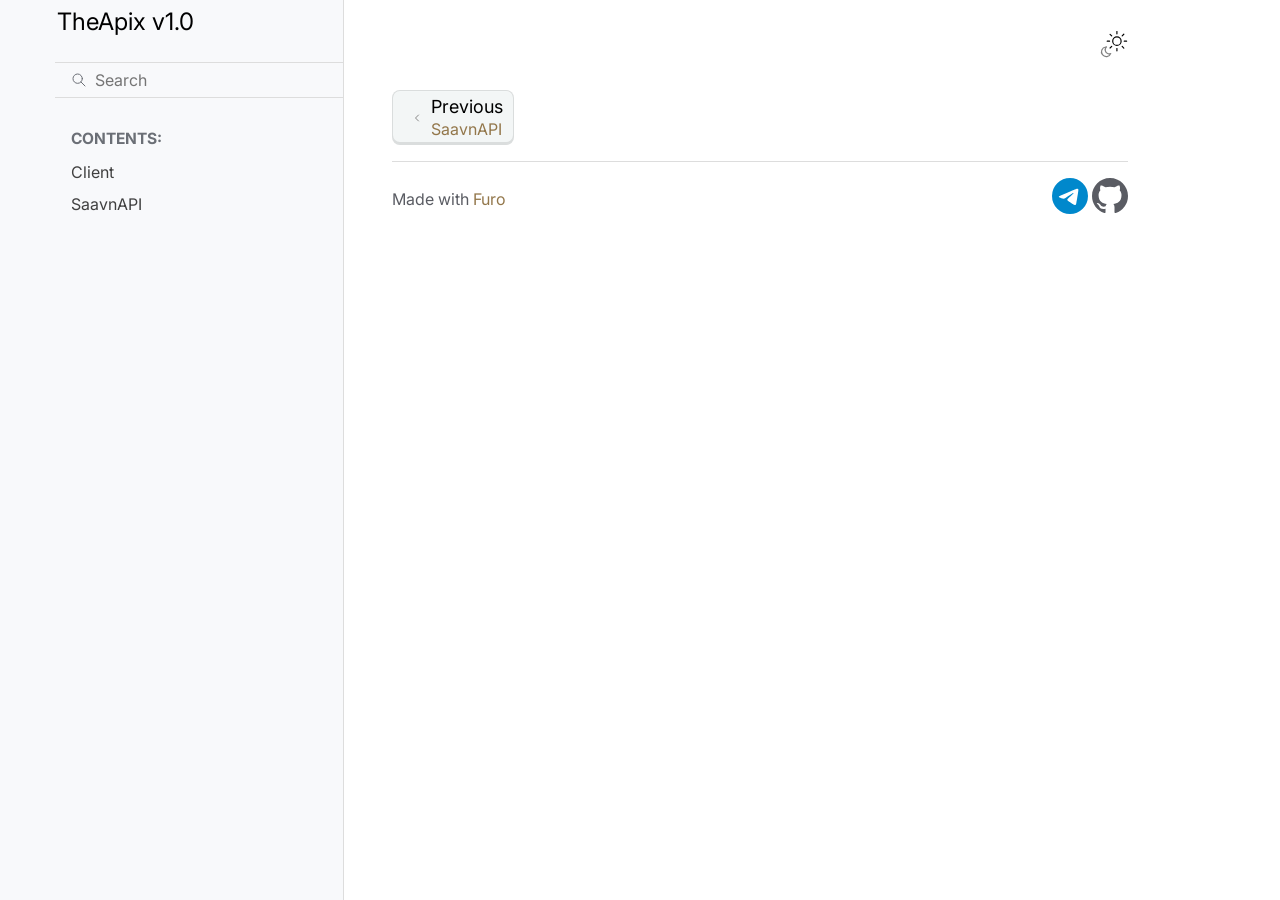
<file: api/wordle.html>
<!doctype html>
<html class="no-js" lang="en" data-content_root="../">
  <head><meta charset="utf-8"/>
    <meta name="viewport" content="width=device-width,initial-scale=1"/>
    <meta name="color-scheme" content="light dark"><meta name="viewport" content="width=device-width, initial-scale=1" />
<link rel="index" title="Index" href="../genindex.html" /><link rel="search" title="Search" href="../search.html" /><link rel="prev" title="SaavnAPI" href="saavn.html" />

    <link rel="shortcut icon" href="../_static/TheApix.ico"/><!-- Generated with Sphinx 8.2.3 and Furo 2024.08.06 -->
        <title>&lt;no title&gt; - TheApix v1.0</title>
      <link rel="stylesheet" type="text/css" href="../_static/pygments.css?v=b86133f3" />
    <link rel="stylesheet" type="text/css" href="../_static/styles/furo.css?v=354aac6f" />
    <link rel="stylesheet" type="text/css" href="../_static/copybutton.css?v=76b2166b" />
    <link rel="stylesheet" type="text/css" href="../_static/styles/furo-extensions.css?v=302659d7" />
    <link rel="stylesheet" type="text/css" href="../_static/css/pyrogram.css?v=8137c5cf" />
    
    


<style>
  body {
    --color-code-background: #f8f8f8;
  --color-code-foreground: black;
  
  }
  @media not print {
    body[data-theme="dark"] {
      --color-code-background: #202020;
  --color-code-foreground: #d0d0d0;
  
    }
    @media (prefers-color-scheme: dark) {
      body:not([data-theme="light"]) {
        --color-code-background: #202020;
  --color-code-foreground: #d0d0d0;
  
      }
    }
  }
</style></head>
  <body>
    
    <script>
      document.body.dataset.theme = localStorage.getItem("theme") || "auto";
    </script>
    

<svg xmlns="http://www.w3.org/2000/svg" style="display: none;">
  <symbol id="svg-toc" viewBox="0 0 24 24">
    <title>Contents</title>
    <svg stroke="currentColor" fill="currentColor" stroke-width="0" viewBox="0 0 1024 1024">
      <path d="M408 442h480c4.4 0 8-3.6 8-8v-56c0-4.4-3.6-8-8-8H408c-4.4 0-8 3.6-8 8v56c0 4.4 3.6 8 8 8zm-8 204c0 4.4 3.6 8 8 8h480c4.4 0 8-3.6 8-8v-56c0-4.4-3.6-8-8-8H408c-4.4 0-8 3.6-8 8v56zm504-486H120c-4.4 0-8 3.6-8 8v56c0 4.4 3.6 8 8 8h784c4.4 0 8-3.6 8-8v-56c0-4.4-3.6-8-8-8zm0 632H120c-4.4 0-8 3.6-8 8v56c0 4.4 3.6 8 8 8h784c4.4 0 8-3.6 8-8v-56c0-4.4-3.6-8-8-8zM115.4 518.9L271.7 642c5.8 4.6 14.4.5 14.4-6.9V388.9c0-7.4-8.5-11.5-14.4-6.9L115.4 505.1a8.74 8.74 0 0 0 0 13.8z"/>
    </svg>
  </symbol>
  <symbol id="svg-menu" viewBox="0 0 24 24">
    <title>Menu</title>
    <svg xmlns="http://www.w3.org/2000/svg" viewBox="0 0 24 24" fill="none" stroke="currentColor"
      stroke-width="2" stroke-linecap="round" stroke-linejoin="round" class="feather-menu">
      <line x1="3" y1="12" x2="21" y2="12"></line>
      <line x1="3" y1="6" x2="21" y2="6"></line>
      <line x1="3" y1="18" x2="21" y2="18"></line>
    </svg>
  </symbol>
  <symbol id="svg-arrow-right" viewBox="0 0 24 24">
    <title>Expand</title>
    <svg xmlns="http://www.w3.org/2000/svg" viewBox="0 0 24 24" fill="none" stroke="currentColor"
      stroke-width="2" stroke-linecap="round" stroke-linejoin="round" class="feather-chevron-right">
      <polyline points="9 18 15 12 9 6"></polyline>
    </svg>
  </symbol>
  <symbol id="svg-sun" viewBox="0 0 24 24">
    <title>Light mode</title>
    <svg xmlns="http://www.w3.org/2000/svg" viewBox="0 0 24 24" fill="none" stroke="currentColor"
      stroke-width="1" stroke-linecap="round" stroke-linejoin="round" class="feather-sun">
      <circle cx="12" cy="12" r="5"></circle>
      <line x1="12" y1="1" x2="12" y2="3"></line>
      <line x1="12" y1="21" x2="12" y2="23"></line>
      <line x1="4.22" y1="4.22" x2="5.64" y2="5.64"></line>
      <line x1="18.36" y1="18.36" x2="19.78" y2="19.78"></line>
      <line x1="1" y1="12" x2="3" y2="12"></line>
      <line x1="21" y1="12" x2="23" y2="12"></line>
      <line x1="4.22" y1="19.78" x2="5.64" y2="18.36"></line>
      <line x1="18.36" y1="5.64" x2="19.78" y2="4.22"></line>
    </svg>
  </symbol>
  <symbol id="svg-moon" viewBox="0 0 24 24">
    <title>Dark mode</title>
    <svg xmlns="http://www.w3.org/2000/svg" viewBox="0 0 24 24" fill="none" stroke="currentColor"
      stroke-width="1" stroke-linecap="round" stroke-linejoin="round" class="icon-tabler-moon">
      <path stroke="none" d="M0 0h24v24H0z" fill="none" />
      <path d="M12 3c.132 0 .263 0 .393 0a7.5 7.5 0 0 0 7.92 12.446a9 9 0 1 1 -8.313 -12.454z" />
    </svg>
  </symbol>
  <symbol id="svg-sun-with-moon" viewBox="0 0 24 24">
    <title>Auto light/dark, in light mode</title>
    <svg xmlns="http://www.w3.org/2000/svg" viewBox="0 0 24 24" fill="none" stroke="currentColor"
      stroke-width="1" stroke-linecap="round" stroke-linejoin="round"
      class="icon-custom-derived-from-feather-sun-and-tabler-moon">
      <path style="opacity: 50%" d="M 5.411 14.504 C 5.471 14.504 5.532 14.504 5.591 14.504 C 3.639 16.319 4.383 19.569 6.931 20.352 C 7.693 20.586 8.512 20.551 9.25 20.252 C 8.023 23.207 4.056 23.725 2.11 21.184 C 0.166 18.642 1.702 14.949 4.874 14.536 C 5.051 14.512 5.231 14.5 5.411 14.5 L 5.411 14.504 Z"/>
      <line x1="14.5" y1="3.25" x2="14.5" y2="1.25"/>
      <line x1="14.5" y1="15.85" x2="14.5" y2="17.85"/>
      <line x1="10.044" y1="5.094" x2="8.63" y2="3.68"/>
      <line x1="19" y1="14.05" x2="20.414" y2="15.464"/>
      <line x1="8.2" y1="9.55" x2="6.2" y2="9.55"/>
      <line x1="20.8" y1="9.55" x2="22.8" y2="9.55"/>
      <line x1="10.044" y1="14.006" x2="8.63" y2="15.42"/>
      <line x1="19" y1="5.05" x2="20.414" y2="3.636"/>
      <circle cx="14.5" cy="9.55" r="3.6"/>
    </svg>
  </symbol>
  <symbol id="svg-moon-with-sun" viewBox="0 0 24 24">
    <title>Auto light/dark, in dark mode</title>
    <svg xmlns="http://www.w3.org/2000/svg" viewBox="0 0 24 24" fill="none" stroke="currentColor"
      stroke-width="1" stroke-linecap="round" stroke-linejoin="round"
      class="icon-custom-derived-from-feather-sun-and-tabler-moon">
      <path d="M 8.282 7.007 C 8.385 7.007 8.494 7.007 8.595 7.007 C 5.18 10.184 6.481 15.869 10.942 17.24 C 12.275 17.648 13.706 17.589 15 17.066 C 12.851 22.236 5.91 23.143 2.505 18.696 C -0.897 14.249 1.791 7.786 7.342 7.063 C 7.652 7.021 7.965 7 8.282 7 L 8.282 7.007 Z"/>
      <line style="opacity: 50%" x1="18" y1="3.705" x2="18" y2="2.5"/>
      <line style="opacity: 50%" x1="18" y1="11.295" x2="18" y2="12.5"/>
      <line style="opacity: 50%" x1="15.316" y1="4.816" x2="14.464" y2="3.964"/>
      <line style="opacity: 50%" x1="20.711" y1="10.212" x2="21.563" y2="11.063"/>
      <line style="opacity: 50%" x1="14.205" y1="7.5" x2="13.001" y2="7.5"/>
      <line style="opacity: 50%" x1="21.795" y1="7.5" x2="23" y2="7.5"/>
      <line style="opacity: 50%" x1="15.316" y1="10.184" x2="14.464" y2="11.036"/>
      <line style="opacity: 50%" x1="20.711" y1="4.789" x2="21.563" y2="3.937"/>
      <circle style="opacity: 50%" cx="18" cy="7.5" r="2.169"/>
    </svg>
  </symbol>
  <symbol id="svg-pencil" viewBox="0 0 24 24">
    <svg xmlns="http://www.w3.org/2000/svg" viewBox="0 0 24 24" fill="none" stroke="currentColor"
      stroke-width="1" stroke-linecap="round" stroke-linejoin="round" class="icon-tabler-pencil-code">
      <path d="M4 20h4l10.5 -10.5a2.828 2.828 0 1 0 -4 -4l-10.5 10.5v4" />
      <path d="M13.5 6.5l4 4" />
      <path d="M20 21l2 -2l-2 -2" />
      <path d="M17 17l-2 2l2 2" />
    </svg>
  </symbol>
  <symbol id="svg-eye" viewBox="0 0 24 24">
    <svg xmlns="http://www.w3.org/2000/svg" viewBox="0 0 24 24" fill="none" stroke="currentColor"
      stroke-width="1" stroke-linecap="round" stroke-linejoin="round" class="icon-tabler-eye-code">
      <path stroke="none" d="M0 0h24v24H0z" fill="none" />
      <path d="M10 12a2 2 0 1 0 4 0a2 2 0 0 0 -4 0" />
      <path
        d="M11.11 17.958c-3.209 -.307 -5.91 -2.293 -8.11 -5.958c2.4 -4 5.4 -6 9 -6c3.6 0 6.6 2 9 6c-.21 .352 -.427 .688 -.647 1.008" />
      <path d="M20 21l2 -2l-2 -2" />
      <path d="M17 17l-2 2l2 2" />
    </svg>
  </symbol>
</svg>

<input type="checkbox" class="sidebar-toggle" name="__navigation" id="__navigation">
<input type="checkbox" class="sidebar-toggle" name="__toc" id="__toc">
<label class="overlay sidebar-overlay" for="__navigation">
  <div class="visually-hidden">Hide navigation sidebar</div>
</label>
<label class="overlay toc-overlay" for="__toc">
  <div class="visually-hidden">Hide table of contents sidebar</div>
</label>

<a class="skip-to-content muted-link" href="#furo-main-content">Skip to content</a>



<div class="page">
  <header class="mobile-header">
    <div class="header-left">
      <label class="nav-overlay-icon" for="__navigation">
        <div class="visually-hidden">Toggle site navigation sidebar</div>
        <i class="icon"><svg><use href="#svg-menu"></use></svg></i>
      </label>
    </div>
    <div class="header-center">
      <a href="../index.html"><div class="brand">TheApix v1.0</div></a>
    </div>
    <div class="header-right">
      <div class="theme-toggle-container theme-toggle-header">
        <button class="theme-toggle">
          <div class="visually-hidden">Toggle Light / Dark / Auto color theme</div>
          <svg class="theme-icon-when-auto-light"><use href="#svg-sun-with-moon"></use></svg>
          <svg class="theme-icon-when-auto-dark"><use href="#svg-moon-with-sun"></use></svg>
          <svg class="theme-icon-when-dark"><use href="#svg-moon"></use></svg>
          <svg class="theme-icon-when-light"><use href="#svg-sun"></use></svg>
        </button>
      </div>
      <label class="toc-overlay-icon toc-header-icon no-toc" for="__toc">
        <div class="visually-hidden">Toggle table of contents sidebar</div>
        <i class="icon"><svg><use href="#svg-toc"></use></svg></i>
      </label>
    </div>
  </header>
  <aside class="sidebar-drawer">
    <div class="sidebar-container">
      
      <div class="sidebar-sticky"><a class="sidebar-brand" href="../index.html">
  
  
  <span class="sidebar-brand-text">TheApix v1.0</span>
  
</a><form class="sidebar-search-container" method="get" action="../search.html" role="search">
  <input class="sidebar-search" placeholder="Search" name="q" aria-label="Search">
  <input type="hidden" name="check_keywords" value="yes">
  <input type="hidden" name="area" value="default">
</form>
<div id="searchbox"></div><div class="sidebar-scroll"><div class="sidebar-tree">
  <p class="caption" role="heading"><span class="caption-text">Contents:</span></p>
<ul>
<li class="toctree-l1"><a class="reference internal" href="client.html">Client</a></li>
<li class="toctree-l1"><a class="reference internal" href="saavn.html">SaavnAPI</a></li>
</ul>

</div>
</div>

      </div>
      
    </div>
  </aside>
  <div class="main">
    <div class="content">
      <div class="article-container">
        <a href="#" class="back-to-top muted-link">
          <svg xmlns="http://www.w3.org/2000/svg" viewBox="0 0 24 24">
            <path d="M13 20h-2V8l-5.5 5.5-1.42-1.42L12 4.16l7.92 7.92-1.42 1.42L13 8v12z"></path>
          </svg>
          <span>Back to top</span>
        </a>
        <div class="content-icon-container">
          

<div class="theme-toggle-container theme-toggle-content">
            <button class="theme-toggle">
              <div class="visually-hidden">Toggle Light / Dark / Auto color theme</div>
              <svg class="theme-icon-when-auto-light"><use href="#svg-sun-with-moon"></use></svg>
              <svg class="theme-icon-when-auto-dark"><use href="#svg-moon-with-sun"></use></svg>
              <svg class="theme-icon-when-dark"><use href="#svg-moon"></use></svg>
              <svg class="theme-icon-when-light"><use href="#svg-sun"></use></svg>
            </button>
          </div>
          <label class="toc-overlay-icon toc-content-icon no-toc" for="__toc">
            <div class="visually-hidden">Toggle table of contents sidebar</div>
            <i class="icon"><svg><use href="#svg-toc"></use></svg></i>
          </label>
        </div>
        <article role="main" id="furo-main-content">
          
        </article>
      </div>
      <footer>
        
        <div class="related-pages">
          
          <a class="prev-page" href="saavn.html">
              <svg class="furo-related-icon"><use href="#svg-arrow-right"></use></svg>
              <div class="page-info">
                <div class="context">
                  <span>Previous</span>
                </div>
                
                <div class="title">SaavnAPI</div>
                
              </div>
            </a>
        </div>
        <div class="bottom-of-page">
          <div class="left-details">
            Made with 
            <a href="https://github.com/pradyunsg/furo">Furo</a>
            
          </div>
          <div class="right-details">
            <div class="icons">
              <a class="muted-link " href="https://t.me/TheTeamVivek" aria-label="Telegram Channel"><svg stroke="currentColor" fill="#0088cc" stroke-width="0" viewBox="0 0 16 16" style="width: 2em; height: 2em;" xmlns="http://www.w3.org/2000/svg"><path d="M16 8A8 8 0 1 1 0 8a8 8 0 0 1 16 0zM8.287 5.906c-.778.324-2.334.994-4.666 2.01-.378.15-.577.298-.595.442-.03.243.275.339.69.47l.175.055c.408.133.958.288 1.243.294.26.006.549-.1.868-.32 2.179-1.471 3.304-2.214 3.374-2.23.05-.012.12-.026.166.016.047.041.042.12.037.141-.03.129-1.227 1.241-1.846 1.817-.193.18-.33.307-.358.336a8.154 8.154 0 0 1-.188.186c-.38.366-.664.64.015 1.088.327.216.589.393.85.571.284.194.568.387.936.629.093.06.183.125.27.187.331.236.63.448.997.414.214-.02.435-.22.547-.82.265-1.417.786-4.486.906-5.751a1.426 1.426 0 0 0-.013-.315.337.337 0 0 0-.114-.217.526.526 0 0 0-.31-.093c-.3.005-.763.166-2.984 1.09z"></path></svg></a>
              <a class="muted-link " href="https://github.com/Vivekkumar-IN/TheApi" aria-label="GitHub"><svg stroke="currentColor" fill="currentColor" stroke-width="0" viewBox="0 0 16 16" style="width: 2em; height: 2em;"><path fill-rule="evenodd" d="M8 0C3.58 0 0 3.58 0 8c0 3.54 2.29 6.53 5.47 7.59.4.07.55-.17.55-.38 0-.19-.01-.82-.01-1.49-2.01.37-2.53-.49-2.69-.94-.09-.23-.48-.94-.82-1.13-.28-.15-.68-.52-.01-.53.63-.01 1.08.58 1.23.82.72 1.21 1.87.87 2.33.66.07-.52.28-.87.51-1.07-1.78-.2-3.64-.89-3.64-3.95 0-.87.31-1.59.82-2.15-.08-.2-.36-1.02.08-2.12 0 0 .67-.21 2.2.82.64-.18 1.32-.27 2-.27.68 0 1.36.09 2 .27 1.53-1.04 2.2-.82 2.2-.82.44 1.1.16 1.92.08 2.12.51.56.82 1.27.82 2.15 0 3.07-1.87 3.75-3.65 3.95.29.25.54.73.54 1.48 0 1.07-.01 1.93-.01 2.2 0 .21.15.46.55.38A8.013 8.013 0 0 0 16 8c0-4.42-3.58-8-8-8z"></path></svg></a>
              
            </div>
          </div>
        </div>
        
      </footer>
    </div>
    <aside class="toc-drawer no-toc">
      
      
      
    </aside>
  </div>
</div><script src="../_static/documentation_options.js?v=7ca30beb"></script>
    <script src="../_static/doctools.js?v=9bcbadda"></script>
    <script src="../_static/sphinx_highlight.js?v=dc90522c"></script>
    <script src="../_static/scripts/furo.js?v=5fa4622c"></script>
    <script src="../_static/clipboard.min.js?v=a7894cd8"></script>
    <script src="../_static/copybutton.js?v=f281be69"></script>
    </body>
</html>
</file>
<file: _static/pygments.css>
.highlight pre { line-height: 125%; }
.highlight td.linenos .normal { color: inherit; background-color: transparent; padding-left: 5px; padding-right: 5px; }
.highlight span.linenos { color: inherit; background-color: transparent; padding-left: 5px; padding-right: 5px; }
.highlight td.linenos .special { color: #000000; background-color: #ffffc0; padding-left: 5px; padding-right: 5px; }
.highlight span.linenos.special { color: #000000; background-color: #ffffc0; padding-left: 5px; padding-right: 5px; }
.highlight .hll { background-color: #ffffcc }
.highlight { background: #f8f8f8; }
.highlight .c { color: #3D7B7B; font-style: italic } /* Comment */
.highlight .err { border: 1px solid #F00 } /* Error */
.highlight .k { color: #008000; font-weight: bold } /* Keyword */
.highlight .o { color: #666 } /* Operator */
.highlight .ch { color: #3D7B7B; font-style: italic } /* Comment.Hashbang */
.highlight .cm { color: #3D7B7B; font-style: italic } /* Comment.Multiline */
.highlight .cp { color: #9C6500 } /* Comment.Preproc */
.highlight .cpf { color: #3D7B7B; font-style: italic } /* Comment.PreprocFile */
.highlight .c1 { color: #3D7B7B; font-style: italic } /* Comment.Single */
.highlight .cs { color: #3D7B7B; font-style: italic } /* Comment.Special */
.highlight .gd { color: #A00000 } /* Generic.Deleted */
.highlight .ge { font-style: italic } /* Generic.Emph */
.highlight .ges { font-weight: bold; font-style: italic } /* Generic.EmphStrong */
.highlight .gr { color: #E40000 } /* Generic.Error */
.highlight .gh { color: #000080; font-weight: bold } /* Generic.Heading */
.highlight .gi { color: #008400 } /* Generic.Inserted */
.highlight .go { color: #717171 } /* Generic.Output */
.highlight .gp { color: #000080; font-weight: bold } /* Generic.Prompt */
.highlight .gs { font-weight: bold } /* Generic.Strong */
.highlight .gu { color: #800080; font-weight: bold } /* Generic.Subheading */
.highlight .gt { color: #04D } /* Generic.Traceback */
.highlight .kc { color: #008000; font-weight: bold } /* Keyword.Constant */
.highlight .kd { color: #008000; font-weight: bold } /* Keyword.Declaration */
.highlight .kn { color: #008000; font-weight: bold } /* Keyword.Namespace */
.highlight .kp { color: #008000 } /* Keyword.Pseudo */
.highlight .kr { color: #008000; font-weight: bold } /* Keyword.Reserved */
.highlight .kt { color: #B00040 } /* Keyword.Type */
.highlight .m { color: #666 } /* Literal.Number */
.highlight .s { color: #BA2121 } /* Literal.String */
.highlight .na { color: #687822 } /* Name.Attribute */
.highlight .nb { color: #008000 } /* Name.Builtin */
.highlight .nc { color: #00F; font-weight: bold } /* Name.Class */
.highlight .no { color: #800 } /* Name.Constant */
.highlight .nd { color: #A2F } /* Name.Decorator */
.highlight .ni { color: #717171; font-weight: bold } /* Name.Entity */
.highlight .ne { color: #CB3F38; font-weight: bold } /* Name.Exception */
.highlight .nf { color: #00F } /* Name.Function */
.highlight .nl { color: #767600 } /* Name.Label */
.highlight .nn { color: #00F; font-weight: bold } /* Name.Namespace */
.highlight .nt { color: #008000; font-weight: bold } /* Name.Tag */
.highlight .nv { color: #19177C } /* Name.Variable */
.highlight .ow { color: #A2F; font-weight: bold } /* Operator.Word */
.highlight .w { color: #BBB } /* Text.Whitespace */
.highlight .mb { color: #666 } /* Literal.Number.Bin */
.highlight .mf { color: #666 } /* Literal.Number.Float */
.highlight .mh { color: #666 } /* Literal.Number.Hex */
.highlight .mi { color: #666 } /* Literal.Number.Integer */
.highlight .mo { color: #666 } /* Literal.Number.Oct */
.highlight .sa { color: #BA2121 } /* Literal.String.Affix */
.highlight .sb { color: #BA2121 } /* Literal.String.Backtick */
.highlight .sc { color: #BA2121 } /* Literal.String.Char */
.highlight .dl { color: #BA2121 } /* Literal.String.Delimiter */
.highlight .sd { color: #BA2121; font-style: italic } /* Literal.String.Doc */
.highlight .s2 { color: #BA2121 } /* Literal.String.Double */
.highlight .se { color: #AA5D1F; font-weight: bold } /* Literal.String.Escape */
.highlight .sh { color: #BA2121 } /* Literal.String.Heredoc */
.highlight .si { color: #A45A77; font-weight: bold } /* Literal.String.Interpol */
.highlight .sx { color: #008000 } /* Literal.String.Other */
.highlight .sr { color: #A45A77 } /* Literal.String.Regex */
.highlight .s1 { color: #BA2121 } /* Literal.String.Single */
.highlight .ss { color: #19177C } /* Literal.String.Symbol */
.highlight .bp { color: #008000 } /* Name.Builtin.Pseudo */
.highlight .fm { color: #00F } /* Name.Function.Magic */
.highlight .vc { color: #19177C } /* Name.Variable.Class */
.highlight .vg { color: #19177C } /* Name.Variable.Global */
.highlight .vi { color: #19177C } /* Name.Variable.Instance */
.highlight .vm { color: #19177C } /* Name.Variable.Magic */
.highlight .il { color: #666 } /* Literal.Number.Integer.Long */
@media not print {
body[data-theme="dark"] .highlight pre { line-height: 125%; }
body[data-theme="dark"] .highlight td.linenos .normal { color: #aaaaaa; background-color: transparent; padding-left: 5px; padding-right: 5px; }
body[data-theme="dark"] .highlight span.linenos { color: #aaaaaa; background-color: transparent; padding-left: 5px; padding-right: 5px; }
body[data-theme="dark"] .highlight td.linenos .special { color: #000000; background-color: #ffffc0; padding-left: 5px; padding-right: 5px; }
body[data-theme="dark"] .highlight span.linenos.special { color: #000000; background-color: #ffffc0; padding-left: 5px; padding-right: 5px; }
body[data-theme="dark"] .highlight .hll { background-color: #404040 }
body[data-theme="dark"] .highlight { background: #202020; color: #D0D0D0 }
body[data-theme="dark"] .highlight .c { color: #ABABAB; font-style: italic } /* Comment */
body[data-theme="dark"] .highlight .err { color: #A61717; background-color: #E3D2D2 } /* Error */
body[data-theme="dark"] .highlight .esc { color: #D0D0D0 } /* Escape */
body[data-theme="dark"] .highlight .g { color: #D0D0D0 } /* Generic */
body[data-theme="dark"] .highlight .k { color: #6EBF26; font-weight: bold } /* Keyword */
body[data-theme="dark"] .highlight .l { color: #D0D0D0 } /* Literal */
body[data-theme="dark"] .highlight .n { color: #D0D0D0 } /* Name */
body[data-theme="dark"] .highlight .o { color: #D0D0D0 } /* Operator */
body[data-theme="dark"] .highlight .x { color: #D0D0D0 } /* Other */
body[data-theme="dark"] .highlight .p { color: #D0D0D0 } /* Punctuation */
body[data-theme="dark"] .highlight .ch { color: #ABABAB; font-style: italic } /* Comment.Hashbang */
body[data-theme="dark"] .highlight .cm { color: #ABABAB; font-style: italic } /* Comment.Multiline */
body[data-theme="dark"] .highlight .cp { color: #FF3A3A; font-weight: bold } /* Comment.Preproc */
body[data-theme="dark"] .highlight .cpf { color: #ABABAB; font-style: italic } /* Comment.PreprocFile */
body[data-theme="dark"] .highlight .c1 { color: #ABABAB; font-style: italic } /* Comment.Single */
body[data-theme="dark"] .highlight .cs { color: #E50808; font-weight: bold; background-color: #520000 } /* Comment.Special */
body[data-theme="dark"] .highlight .gd { color: #FF3A3A } /* Generic.Deleted */
body[data-theme="dark"] .highlight .ge { color: #D0D0D0; font-style: italic } /* Generic.Emph */
body[data-theme="dark"] .highlight .ges { color: #D0D0D0; font-weight: bold; font-style: italic } /* Generic.EmphStrong */
body[data-theme="dark"] .highlight .gr { color: #FF3A3A } /* Generic.Error */
body[data-theme="dark"] .highlight .gh { color: #FFF; font-weight: bold } /* Generic.Heading */
body[data-theme="dark"] .highlight .gi { color: #589819 } /* Generic.Inserted */
body[data-theme="dark"] .highlight .go { color: #CCC } /* Generic.Output */
body[data-theme="dark"] .highlight .gp { color: #AAA } /* Generic.Prompt */
body[data-theme="dark"] .highlight .gs { color: #D0D0D0; font-weight: bold } /* Generic.Strong */
body[data-theme="dark"] .highlight .gu { color: #FFF; text-decoration: underline } /* Generic.Subheading */
body[data-theme="dark"] .highlight .gt { color: #FF3A3A } /* Generic.Traceback */
body[data-theme="dark"] .highlight .kc { color: #6EBF26; font-weight: bold } /* Keyword.Constant */
body[data-theme="dark"] .highlight .kd { color: #6EBF26; font-weight: bold } /* Keyword.Declaration */
body[data-theme="dark"] .highlight .kn { color: #6EBF26; font-weight: bold } /* Keyword.Namespace */
body[data-theme="dark"] .highlight .kp { color: #6EBF26 } /* Keyword.Pseudo */
body[data-theme="dark"] .highlight .kr { color: #6EBF26; font-weight: bold } /* Keyword.Reserved */
body[data-theme="dark"] .highlight .kt { color: #6EBF26; font-weight: bold } /* Keyword.Type */
body[data-theme="dark"] .highlight .ld { color: #D0D0D0 } /* Literal.Date */
body[data-theme="dark"] .highlight .m { color: #51B2FD } /* Literal.Number */
body[data-theme="dark"] .highlight .s { color: #ED9D13 } /* Literal.String */
body[data-theme="dark"] .highlight .na { color: #BBB } /* Name.Attribute */
body[data-theme="dark"] .highlight .nb { color: #2FBCCD } /* Name.Builtin */
body[data-theme="dark"] .highlight .nc { color: #71ADFF; text-decoration: underline } /* Name.Class */
body[data-theme="dark"] .highlight .no { color: #40FFFF } /* Name.Constant */
body[data-theme="dark"] .highlight .nd { color: #FFA500 } /* Name.Decorator */
body[data-theme="dark"] .highlight .ni { color: #D0D0D0 } /* Name.Entity */
body[data-theme="dark"] .highlight .ne { color: #BBB } /* Name.Exception */
body[data-theme="dark"] .highlight .nf { color: #71ADFF } /* Name.Function */
body[data-theme="dark"] .highlight .nl { color: #D0D0D0 } /* Name.Label */
body[data-theme="dark"] .highlight .nn { color: #71ADFF; text-decoration: underline } /* Name.Namespace */
body[data-theme="dark"] .highlight .nx { color: #D0D0D0 } /* Name.Other */
body[data-theme="dark"] .highlight .py { color: #D0D0D0 } /* Name.Property */
body[data-theme="dark"] .highlight .nt { color: #6EBF26; font-weight: bold } /* Name.Tag */
body[data-theme="dark"] .highlight .nv { color: #40FFFF } /* Name.Variable */
body[data-theme="dark"] .highlight .ow { color: #6EBF26; font-weight: bold } /* Operator.Word */
body[data-theme="dark"] .highlight .pm { color: #D0D0D0 } /* Punctuation.Marker */
body[data-theme="dark"] .highlight .w { color: #666 } /* Text.Whitespace */
body[data-theme="dark"] .highlight .mb { color: #51B2FD } /* Literal.Number.Bin */
body[data-theme="dark"] .highlight .mf { color: #51B2FD } /* Literal.Number.Float */
body[data-theme="dark"] .highlight .mh { color: #51B2FD } /* Literal.Number.Hex */
body[data-theme="dark"] .highlight .mi { color: #51B2FD } /* Literal.Number.Integer */
body[data-theme="dark"] .highlight .mo { color: #51B2FD } /* Literal.Number.Oct */
body[data-theme="dark"] .highlight .sa { color: #ED9D13 } /* Literal.String.Affix */
body[data-theme="dark"] .highlight .sb { color: #ED9D13 } /* Literal.String.Backtick */
body[data-theme="dark"] .highlight .sc { color: #ED9D13 } /* Literal.String.Char */
body[data-theme="dark"] .highlight .dl { color: #ED9D13 } /* Literal.String.Delimiter */
body[data-theme="dark"] .highlight .sd { color: #ED9D13 } /* Literal.String.Doc */
body[data-theme="dark"] .highlight .s2 { color: #ED9D13 } /* Literal.String.Double */
body[data-theme="dark"] .highlight .se { color: #ED9D13 } /* Literal.String.Escape */
body[data-theme="dark"] .highlight .sh { color: #ED9D13 } /* Literal.String.Heredoc */
body[data-theme="dark"] .highlight .si { color: #ED9D13 } /* Literal.String.Interpol */
body[data-theme="dark"] .highlight .sx { color: #FFA500 } /* Literal.String.Other */
body[data-theme="dark"] .highlight .sr { color: #ED9D13 } /* Literal.String.Regex */
body[data-theme="dark"] .highlight .s1 { color: #ED9D13 } /* Literal.String.Single */
body[data-theme="dark"] .highlight .ss { color: #ED9D13 } /* Literal.String.Symbol */
body[data-theme="dark"] .highlight .bp { color: #2FBCCD } /* Name.Builtin.Pseudo */
body[data-theme="dark"] .highlight .fm { color: #71ADFF } /* Name.Function.Magic */
body[data-theme="dark"] .highlight .vc { color: #40FFFF } /* Name.Variable.Class */
body[data-theme="dark"] .highlight .vg { color: #40FFFF } /* Name.Variable.Global */
body[data-theme="dark"] .highlight .vi { color: #40FFFF } /* Name.Variable.Instance */
body[data-theme="dark"] .highlight .vm { color: #40FFFF } /* Name.Variable.Magic */
body[data-theme="dark"] .highlight .il { color: #51B2FD } /* Literal.Number.Integer.Long */
@media (prefers-color-scheme: dark) {
body:not([data-theme="light"]) .highlight pre { line-height: 125%; }
body:not([data-theme="light"]) .highlight td.linenos .normal { color: #aaaaaa; background-color: transparent; padding-left: 5px; padding-right: 5px; }
body:not([data-theme="light"]) .highlight span.linenos { color: #aaaaaa; background-color: transparent; padding-left: 5px; padding-right: 5px; }
body:not([data-theme="light"]) .highlight td.linenos .special { color: #000000; background-color: #ffffc0; padding-left: 5px; padding-right: 5px; }
body:not([data-theme="light"]) .highlight span.linenos.special { color: #000000; background-color: #ffffc0; padding-left: 5px; padding-right: 5px; }
body:not([data-theme="light"]) .highlight .hll { background-color: #404040 }
body:not([data-theme="light"]) .highlight { background: #202020; color: #D0D0D0 }
body:not([data-theme="light"]) .highlight .c { color: #ABABAB; font-style: italic } /* Comment */
body:not([data-theme="light"]) .highlight .err { color: #A61717; background-color: #E3D2D2 } /* Error */
body:not([data-theme="light"]) .highlight .esc { color: #D0D0D0 } /* Escape */
body:not([data-theme="light"]) .highlight .g { color: #D0D0D0 } /* Generic */
body:not([data-theme="light"]) .highlight .k { color: #6EBF26; font-weight: bold } /* Keyword */
body:not([data-theme="light"]) .highlight .l { color: #D0D0D0 } /* Literal */
body:not([data-theme="light"]) .highlight .n { color: #D0D0D0 } /* Name */
body:not([data-theme="light"]) .highlight .o { color: #D0D0D0 } /* Operator */
body:not([data-theme="light"]) .highlight .x { color: #D0D0D0 } /* Other */
body:not([data-theme="light"]) .highlight .p { color: #D0D0D0 } /* Punctuation */
body:not([data-theme="light"]) .highlight .ch { color: #ABABAB; font-style: italic } /* Comment.Hashbang */
body:not([data-theme="light"]) .highlight .cm { color: #ABABAB; font-style: italic } /* Comment.Multiline */
body:not([data-theme="light"]) .highlight .cp { color: #FF3A3A; font-weight: bold } /* Comment.Preproc */
body:not([data-theme="light"]) .highlight .cpf { color: #ABABAB; font-style: italic } /* Comment.PreprocFile */
body:not([data-theme="light"]) .highlight .c1 { color: #ABABAB; font-style: italic } /* Comment.Single */
body:not([data-theme="light"]) .highlight .cs { color: #E50808; font-weight: bold; background-color: #520000 } /* Comment.Special */
body:not([data-theme="light"]) .highlight .gd { color: #FF3A3A } /* Generic.Deleted */
body:not([data-theme="light"]) .highlight .ge { color: #D0D0D0; font-style: italic } /* Generic.Emph */
body:not([data-theme="light"]) .highlight .ges { color: #D0D0D0; font-weight: bold; font-style: italic } /* Generic.EmphStrong */
body:not([data-theme="light"]) .highlight .gr { color: #FF3A3A } /* Generic.Error */
body:not([data-theme="light"]) .highlight .gh { color: #FFF; font-weight: bold } /* Generic.Heading */
body:not([data-theme="light"]) .highlight .gi { color: #589819 } /* Generic.Inserted */
body:not([data-theme="light"]) .highlight .go { color: #CCC } /* Generic.Output */
body:not([data-theme="light"]) .highlight .gp { color: #AAA } /* Generic.Prompt */
body:not([data-theme="light"]) .highlight .gs { color: #D0D0D0; font-weight: bold } /* Generic.Strong */
body:not([data-theme="light"]) .highlight .gu { color: #FFF; text-decoration: underline } /* Generic.Subheading */
body:not([data-theme="light"]) .highlight .gt { color: #FF3A3A } /* Generic.Traceback */
body:not([data-theme="light"]) .highlight .kc { color: #6EBF26; font-weight: bold } /* Keyword.Constant */
body:not([data-theme="light"]) .highlight .kd { color: #6EBF26; font-weight: bold } /* Keyword.Declaration */
body:not([data-theme="light"]) .highlight .kn { color: #6EBF26; font-weight: bold } /* Keyword.Namespace */
body:not([data-theme="light"]) .highlight .kp { color: #6EBF26 } /* Keyword.Pseudo */
body:not([data-theme="light"]) .highlight .kr { color: #6EBF26; font-weight: bold } /* Keyword.Reserved */
body:not([data-theme="light"]) .highlight .kt { color: #6EBF26; font-weight: bold } /* Keyword.Type */
body:not([data-theme="light"]) .highlight .ld { color: #D0D0D0 } /* Literal.Date */
body:not([data-theme="light"]) .highlight .m { color: #51B2FD } /* Literal.Number */
body:not([data-theme="light"]) .highlight .s { color: #ED9D13 } /* Literal.String */
body:not([data-theme="light"]) .highlight .na { color: #BBB } /* Name.Attribute */
body:not([data-theme="light"]) .highlight .nb { color: #2FBCCD } /* Name.Builtin */
body:not([data-theme="light"]) .highlight .nc { color: #71ADFF; text-decoration: underline } /* Name.Class */
body:not([data-theme="light"]) .highlight .no { color: #40FFFF } /* Name.Constant */
body:not([data-theme="light"]) .highlight .nd { color: #FFA500 } /* Name.Decorator */
body:not([data-theme="light"]) .highlight .ni { color: #D0D0D0 } /* Name.Entity */
body:not([data-theme="light"]) .highlight .ne { color: #BBB } /* Name.Exception */
body:not([data-theme="light"]) .highlight .nf { color: #71ADFF } /* Name.Function */
body:not([data-theme="light"]) .highlight .nl { color: #D0D0D0 } /* Name.Label */
body:not([data-theme="light"]) .highlight .nn { color: #71ADFF; text-decoration: underline } /* Name.Namespace */
body:not([data-theme="light"]) .highlight .nx { color: #D0D0D0 } /* Name.Other */
body:not([data-theme="light"]) .highlight .py { color: #D0D0D0 } /* Name.Property */
body:not([data-theme="light"]) .highlight .nt { color: #6EBF26; font-weight: bold } /* Name.Tag */
body:not([data-theme="light"]) .highlight .nv { color: #40FFFF } /* Name.Variable */
body:not([data-theme="light"]) .highlight .ow { color: #6EBF26; font-weight: bold } /* Operator.Word */
body:not([data-theme="light"]) .highlight .pm { color: #D0D0D0 } /* Punctuation.Marker */
body:not([data-theme="light"]) .highlight .w { color: #666 } /* Text.Whitespace */
body:not([data-theme="light"]) .highlight .mb { color: #51B2FD } /* Literal.Number.Bin */
body:not([data-theme="light"]) .highlight .mf { color: #51B2FD } /* Literal.Number.Float */
body:not([data-theme="light"]) .highlight .mh { color: #51B2FD } /* Literal.Number.Hex */
body:not([data-theme="light"]) .highlight .mi { color: #51B2FD } /* Literal.Number.Integer */
body:not([data-theme="light"]) .highlight .mo { color: #51B2FD } /* Literal.Number.Oct */
body:not([data-theme="light"]) .highlight .sa { color: #ED9D13 } /* Literal.String.Affix */
body:not([data-theme="light"]) .highlight .sb { color: #ED9D13 } /* Literal.String.Backtick */
body:not([data-theme="light"]) .highlight .sc { color: #ED9D13 } /* Literal.String.Char */
body:not([data-theme="light"]) .highlight .dl { color: #ED9D13 } /* Literal.String.Delimiter */
body:not([data-theme="light"]) .highlight .sd { color: #ED9D13 } /* Literal.String.Doc */
body:not([data-theme="light"]) .highlight .s2 { color: #ED9D13 } /* Literal.String.Double */
body:not([data-theme="light"]) .highlight .se { color: #ED9D13 } /* Literal.String.Escape */
body:not([data-theme="light"]) .highlight .sh { color: #ED9D13 } /* Literal.String.Heredoc */
body:not([data-theme="light"]) .highlight .si { color: #ED9D13 } /* Literal.String.Interpol */
body:not([data-theme="light"]) .highlight .sx { color: #FFA500 } /* Literal.String.Other */
body:not([data-theme="light"]) .highlight .sr { color: #ED9D13 } /* Literal.String.Regex */
body:not([data-theme="light"]) .highlight .s1 { color: #ED9D13 } /* Literal.String.Single */
body:not([data-theme="light"]) .highlight .ss { color: #ED9D13 } /* Literal.String.Symbol */
body:not([data-theme="light"]) .highlight .bp { color: #2FBCCD } /* Name.Builtin.Pseudo */
body:not([data-theme="light"]) .highlight .fm { color: #71ADFF } /* Name.Function.Magic */
body:not([data-theme="light"]) .highlight .vc { color: #40FFFF } /* Name.Variable.Class */
body:not([data-theme="light"]) .highlight .vg { color: #40FFFF } /* Name.Variable.Global */
body:not([data-theme="light"]) .highlight .vi { color: #40FFFF } /* Name.Variable.Instance */
body:not([data-theme="light"]) .highlight .vm { color: #40FFFF } /* Name.Variable.Magic */
body:not([data-theme="light"]) .highlight .il { color: #51B2FD } /* Literal.Number.Integer.Long */
}
}
</file>
<file: _static/copybutton.css>
/* Copy buttons */
button.copybtn {
    position: absolute;
    display: flex;
    top: .3em;
    right: .3em;
    width: 1.7em;
    height: 1.7em;
	opacity: 0;
    transition: opacity 0.3s, border .3s, background-color .3s;
    user-select: none;
    padding: 0;
    border: none;
    outline: none;
    border-radius: 0.4em;
    /* The colors that GitHub uses */
    border: #1b1f2426 1px solid;
    background-color: #f6f8fa;
    color: #57606a;
}

button.copybtn.success {
    border-color: #22863a;
    color: #22863a;
}

button.copybtn svg {
    stroke: currentColor;
    width: 1.5em;
    height: 1.5em;
    padding: 0.1em;
}

div.highlight  {
    position: relative;
}

/* Show the copybutton */
.highlight:hover button.copybtn, button.copybtn.success {
	opacity: 1;
}

.highlight button.copybtn:hover {
    background-color: rgb(235, 235, 235);
}

.highlight button.copybtn:active {
    background-color: rgb(187, 187, 187);
}

/**
 * A minimal CSS-only tooltip copied from:
 *   https://codepen.io/mildrenben/pen/rVBrpK
 *
 * To use, write HTML like the following:
 *
 * <p class="o-tooltip--left" data-tooltip="Hey">Short</p>
 */
 .o-tooltip--left {
  position: relative;
 }

 .o-tooltip--left:after {
    opacity: 0;
    visibility: hidden;
    position: absolute;
    content: attr(data-tooltip);
    padding: .2em;
    font-size: .8em;
    left: -.2em;
    background: grey;
    color: white;
    white-space: nowrap;
    z-index: 2;
    border-radius: 2px;
    transform: translateX(-102%) translateY(0);
    transition: opacity 0.2s cubic-bezier(0.64, 0.09, 0.08, 1), transform 0.2s cubic-bezier(0.64, 0.09, 0.08, 1);
}

.o-tooltip--left:hover:after {
    display: block;
    opacity: 1;
    visibility: visible;
    transform: translateX(-100%) translateY(0);
    transition: opacity 0.2s cubic-bezier(0.64, 0.09, 0.08, 1), transform 0.2s cubic-bezier(0.64, 0.09, 0.08, 1);
    transition-delay: .5s;
}

/* By default the copy button shouldn't show up when printing a page */
@media print {
    button.copybtn {
        display: none;
    }
}
</file>
<file: _static/styles/furo-extensions.css>
#furo-sidebar-ad-placement{padding:var(--sidebar-item-spacing-vertical) var(--sidebar-item-spacing-horizontal)}#furo-sidebar-ad-placement .ethical-sidebar{background:var(--color-background-secondary);border:none;box-shadow:none}#furo-sidebar-ad-placement .ethical-sidebar:hover{background:var(--color-background-hover)}#furo-sidebar-ad-placement .ethical-sidebar a{color:var(--color-foreground-primary)}#furo-sidebar-ad-placement .ethical-callout a{color:var(--color-foreground-secondary)!important}#furo-readthedocs-versions{background:transparent;display:block;position:static;width:100%}#furo-readthedocs-versions .rst-versions{background:#1a1c1e}#furo-readthedocs-versions .rst-current-version{background:var(--color-sidebar-item-background);cursor:unset}#furo-readthedocs-versions .rst-current-version:hover{background:var(--color-sidebar-item-background)}#furo-readthedocs-versions .rst-current-version .fa-book{color:var(--color-foreground-primary)}#furo-readthedocs-versions>.rst-other-versions{padding:0}#furo-readthedocs-versions>.rst-other-versions small{opacity:1}#furo-readthedocs-versions .injected .rst-versions{position:unset}#furo-readthedocs-versions:focus-within,#furo-readthedocs-versions:hover{box-shadow:0 0 0 1px var(--color-sidebar-background-border)}#furo-readthedocs-versions:focus-within .rst-current-version,#furo-readthedocs-versions:hover .rst-current-version{background:#1a1c1e;font-size:inherit;height:auto;line-height:inherit;padding:12px;text-align:right}#furo-readthedocs-versions:focus-within .rst-current-version .fa-book,#furo-readthedocs-versions:hover .rst-current-version .fa-book{color:#fff;float:left}#furo-readthedocs-versions:focus-within .fa-caret-down,#furo-readthedocs-versions:hover .fa-caret-down{display:none}#furo-readthedocs-versions:focus-within .injected,#furo-readthedocs-versions:focus-within .rst-current-version,#furo-readthedocs-versions:focus-within .rst-other-versions,#furo-readthedocs-versions:hover .injected,#furo-readthedocs-versions:hover .rst-current-version,#furo-readthedocs-versions:hover .rst-other-versions{display:block}#furo-readthedocs-versions:focus-within>.rst-current-version,#furo-readthedocs-versions:hover>.rst-current-version{display:none}.highlight:hover button.copybtn{color:var(--color-code-foreground)}.highlight button.copybtn{align-items:center;background-color:var(--color-code-background);border:none;color:var(--color-background-item);cursor:pointer;height:1.25em;right:.5rem;top:.625rem;transition:color .3s,opacity .3s;width:1.25em}.highlight button.copybtn:hover{background-color:var(--color-code-background);color:var(--color-brand-content)}.highlight button.copybtn:after{background-color:transparent;color:var(--color-code-foreground);display:none}.highlight button.copybtn.success{color:#22863a;transition:color 0ms}.highlight button.copybtn.success:after{display:block}.highlight button.copybtn svg{padding:0}body{--sd-color-primary:var(--color-brand-primary);--sd-color-primary-highlight:var(--color-brand-content);--sd-color-primary-text:var(--color-background-primary);--sd-color-shadow:rgba(0,0,0,.05);--sd-color-card-border:var(--color-card-border);--sd-color-card-border-hover:var(--color-brand-content);--sd-color-card-background:var(--color-card-background);--sd-color-card-text:var(--color-foreground-primary);--sd-color-card-header:var(--color-card-marginals-background);--sd-color-card-footer:var(--color-card-marginals-background);--sd-color-tabs-label-active:var(--color-brand-content);--sd-color-tabs-label-hover:var(--color-foreground-muted);--sd-color-tabs-label-inactive:var(--color-foreground-muted);--sd-color-tabs-underline-active:var(--color-brand-content);--sd-color-tabs-underline-hover:var(--color-foreground-border);--sd-color-tabs-underline-inactive:var(--color-background-border);--sd-color-tabs-overline:var(--color-background-border);--sd-color-tabs-underline:var(--color-background-border)}.sd-tab-content{box-shadow:0 -2px var(--sd-color-tabs-overline),0 1px var(--sd-color-tabs-underline)}.sd-card{box-shadow:0 .1rem .25rem var(--sd-color-shadow),0 0 .0625rem rgba(0,0,0,.1)}.sd-shadow-sm{box-shadow:0 .1rem .25rem var(--sd-color-shadow),0 0 .0625rem rgba(0,0,0,.1)!important}.sd-shadow-md{box-shadow:0 .3rem .75rem var(--sd-color-shadow),0 0 .0625rem rgba(0,0,0,.1)!important}.sd-shadow-lg{box-shadow:0 .6rem 1.5rem var(--sd-color-shadow),0 0 .0625rem rgba(0,0,0,.1)!important}.sd-card-hover:hover{transform:none}.sd-cards-carousel{gap:.25rem;padding:.25rem}body{--tabs--label-text:var(--color-foreground-muted);--tabs--label-text--hover:var(--color-foreground-muted);--tabs--label-text--active:var(--color-brand-content);--tabs--label-text--active--hover:var(--color-brand-content);--tabs--label-background:transparent;--tabs--label-background--hover:transparent;--tabs--label-background--active:transparent;--tabs--label-background--active--hover:transparent;--tabs--padding-x:0.25em;--tabs--margin-x:1em;--tabs--border:var(--color-background-border);--tabs--label-border:transparent;--tabs--label-border--hover:var(--color-foreground-muted);--tabs--label-border--active:var(--color-brand-content);--tabs--label-border--active--hover:var(--color-brand-content)}[role=main] .container{max-width:none;padding-left:0;padding-right:0}.shadow.docutils{border:none;box-shadow:0 .2rem .5rem rgba(0,0,0,.05),0 0 .0625rem rgba(0,0,0,.1)!important}.sphinx-bs .card{background-color:var(--color-background-secondary);color:var(--color-foreground)}
/*# sourceMappingURL=furo-extensions.css.map*/
</file>
<file: _static/css/pyrogram.css>
@import url('https://fonts.googleapis.com/css2?family=Inter:wght@400;500;600;700&display=swap');


:root {
    --border-radius: 0.5em;
}

body {
    font-family: 'Inter', system-ui, -apple-system, BlinkMacSystemFont, 'Segoe UI', Roboto, Oxygen, Ubuntu, Cantarell, 'Open Sans', 'Helvetica Neue', sans-serif;
    --color-brand-primary: #404040;
    --color-brand-content: #93774b;
    --color-table-border: #e1e4e5;
    --color-background-border: #dddddd;
    --color-guilabel-background: #f3f2f1;
    --color-guilabel-border: #dddddd;
    --color-border: #dddddd;
    --color-button: #f3f6f6;
    --color-background-highlight: #f3f2f1;
    --color-title: #303030;
    --color-link-hover: #bf431d;
    --color-carbon-ads-link: #606060;
    --color-carbon-ads-text: #637381;
    --color-carbon-ads-poweredby: #d0d0d0;
    --color-carbon-ads-background: #f7f6f5;
    --color-carbon-ads-border: #dddddd;
    --color-strong: #404040;
    --color-green: darkgreen;
    --color-red: darkred;
    --font-size--small: 100%;
    --font-size--small--2: 97%;
    --font-size--small--3: 94%;
    --font-size--small--4: 91%;
    --header-height: calc(var(--sidebar-item-line-height) + var(--sidebar-item-spacing-vertical)*6);
    -webkit-font-smoothing: auto;
    font-size: 16px;
}

@media(prefers-color-scheme:dark) {
    body:not([data-theme=light]) {
        --color-brand-primary: #bfbcb9;
        --color-brand-content: #b7a280;
        --color-background-primary: #000000;
        --color-background-secondary: #0d0d0d;
        --color-table-border: #707070;
        --color-guilabel-background: #1a1a1a;
        --color-guilabel-border: #2a2a2a;
        --color-border: #2a2a2a;
        --color-button: #1a1a1a;
        --color-background-highlight: #121212;
        --color-title: #b9b9b9;
        --color-link-hover: #e85823;
        --color-carbon-ads-link: #aaaaaa;
        --color-carbon-ads-text: #bfbcb9;
        --color-carbon-ads-poweredby: #505050;
        --color-carbon-ads-background: #1a1a1a;
        --color-carbon-ads-border: #2a2a2a;
        --color-strong: #cfccc9;
        --color-green: green;
        --color-red: red;
    }
}

h1,
h2,
h3,
h4,
h5,
h6 {
    font-family: inherit;
    font-weight: 600;
    color: var(--color-title);
}

h1 {
    font-size: 175%;
}

h2 {
    font-size: 150%;
}

h3 {
    font-size: 125%;
}

h4 {
    font-size: 115%;
}

h5 {
    font-size: 110%;
}

h6 {
    font-size: 100%;
}

article[role=main] .highlight pre {
    font-family: monospace;
    font-size: 0.90em;
    line-height: 1.2;
    border: 1px solid var(--color-border);
    border-radius: var(--border-radius);
    background-color: var(--color-background-highlight);
}

.highlight {
    border-radius: var(--border-radius);
}

p code.literal {
    padding: 0 4px;
    background-color: var(--color-background-highlight);
    border-color: var(--color-border);
    border-width: 0;
    border-radius: .5em;
}

p code.xref.literal {
    border-width: 1px;
}

.admonition {
    border-radius: var(--border-radius);
    font-size: var(--font-size--normal);
    border-left: 0;
}

p.admonition-title {
    font-size: var(--font-size--normal);
    font-weight: 700;
}

p.admonition-title:before {
    height: 21px;
    width: 21px;
}

 .related-pages a {
    font-size: var(--font-size--normal);
    background-color: var(--color-button);
    border-radius: var(--border-radius);
    border: 1px solid rgba(0, 0, 0, .1);
    box-shadow: inset 0 1px 2px -1px hsl(0deg 0% 100%/50%), inset 0 -2px 0 0 rgb(0 0 0/10%);
}

.related-pages a.prev-page {
    padding: 6px 10px;
}

.related-pages a.next-page {
    padding: 6px 10px;
}
.page-info .context {
    font-size: 18px;
    color: var(--color-foreground-primary);
}

.sidebar-container {
    width: 18em;
}

@media(max-width:67em) {
    .sidebar-drawer {
        width: 18em;
        left: -18em;
    }
}

.toc-drawer {
	width: 18em
}

@media(max-width:82em) {
	.toc-drawer {
		right: -18em
	}
}

table.docutils {
	border: 1px solid var(--color-table-border);
	border-radius: var(--border-radius);
	border-collapse: separate;
	overflow: hidden;
	width: 100%
}

table.docutils th {
	border-right: none
}

table.docutils td {
	border-bottom-width: 1px;
	border-left-width: 1px;
	border-top-width: 0;
	border-right-width: 0
}

table.docutils td p {
	padding: 5px
}

table.docutils:not(.field-list) tr:nth-child(2n-1) td {
	background-color: var(--color-background-highlight)
}

table.docutils tbody>td:first-child {
	border-left-width: 0
}

table.docutils tbody>tr:last-child td {
	border-bottom-width: 0
}

table.docutils th:last-child {
	width: 100%
}

table>caption {
	font-size: 24px;
	font-weight: 700;
	font-family: 'Inter', system-ui, -apple-system, BlinkMacSystemFont, 'Segoe UI', Roboto, Oxygen, Ubuntu, Cantarell, 'Open Sans', 'Helvetica Neue', sans-serif;
	border-bottom: 1px solid var(--color-table-border);
	padding: 5px
}

dt {
	text-transform: none !important;
	background-color: var(--color-background-highlight) !important;
	border-radius: var(--border-radius) !important;
	padding: 2px 8px;
	width: fit-content;
	border-left: 2px solid var(--color-border) !important
}

.sig-prename,
.sig-name {
	color: var(--color-foreground-primary)
}

.banner {
	border-radius: var(--border-radius);
	border: 1px solid #888;
	color: #888;
	padding: 15px;
	margin: 20px auto;
	text-align: center;
	font-size: 20px;
	width: auto;
	background-image: repeating-linear-gradient(135deg, rgba(128, 128, 128, 0.1), transparent 10%)
}

.top-bar {
	display: flex;
	align-items: center;
	justify-content: space-between;
	margin-top: 20px
}

.github-buttons {
	display: flex
}

.github-button {
	border-radius: var(--border-radius);
	overflow: hidden;
	margin-left: 10px;
	border: 1px solid var(--color-border);
	border-spacing: 0
}

.github-button td {
	padding: 4px 8px;
	border-left: 1px solid var(--color-border);
	width: 100%;
	height: 100%
}

.github-button td:first-child {
	border-left-width: 0;
	background-color: var(--color-background-highlight)
}

.horizontal-line {
	margin-top: 25px;
	border-top: 1px solid var(--color-background-border)
}

@media(max-width:67em) {
	.top-bar {
		display: flex;
		flex-direction: column;
		align-items: flex-end
	}

	.view-on-github {
		margin-bottom: 10px
	}
}

.index-logo {
	margin-bottom: -30px
}

.sidebar-brand {
	margin-bottom: 10px;
	padding: 0 2px
}

.sidebar-logo-container {
	margin-top: 20px;
	margin-bottom: 0
}

.sidebar-logo {
	width: 48px;
	display: inline
}
.ca-wrap {
	text-align: center;
	margin-top: 20px
}

#carbonads {
	display: inline-block;
	overflow: hidden;
	padding: 6px;
	line-height: 1.25;
	max-width: 330px;
	font-size: 14px;
	border: 1px var(--color-carbon-ads-border) solid;
	background-color: var(--color-carbon-ads-background);
	border-radius: var(--border-radius)
}

#carbonads a {
	color: var(--color-carbon-ads-link);
	text-decoration: none
}

#carbonads span {
	position: relative;
	display: block;
	overflow: hidden;
	border-radius: 0
}

.carbon-img {
	float: left;
	margin-right: 1em
}

.carbon-img img {
	display: block;
	border-radius: var(--border-radius)
}

.carbon-text {
	display: block;
	float: left;
	max-width: calc(100% - 128px - 1em);
	text-align: left;
	color: var(--color-carbon-ads-text);
	margin-left: -6px
}

.carbon-poweredby {
	position: absolute;
	left: calc(100% - 74px - 1em);
	bottom: 0;
	display: block;
	font-size: 12px;
	color: var(--color-carbon-ads-poweredby);
	font-weight: 500
}

#carbonads a.carbon-poweredby {
	color: var(--color-carbon-ads-poweredby)
}

.footer {
	display: flex;
	align-items: center;
	justify-content: space-between;
	font-size: var(--font-size--normal)
}

.right {
	float: right
}

.left {
	float: left
}

.footer-logo {
	display: flex;
	max-height: 80px;
	padding-right: 5px
}

.copyright {
	display: flex;
	align-items: center
}

.links a {
	padding-left: 5px
}

.mobile-header {
	font-family: 'Inter', system-ui, -apple-system, BlinkMacSystemFont, 'Segoe UI', Roboto, Oxygen, Ubuntu, sans-serif;
	font-weight: 700;
	letter-spacing: .0425em
}

.mobile-header .header-center img {
	width: 38px
}

.mobile-header .header-center a {
	display: flex;
	align-items: flex-end
}

@media(max-width:67em) {
	.mobile-header {
		align-items: center
	}

	.mobile-header .header-right {
		padding-top: 10px;
		align-items: baseline;
		margin-right: 20px;
		height: unset
	}

	.mobile-header .header-left {
		align-items: baseline;
		margin-left: 10px;
		height: unset
	}
}

.mobile-header-title {
	position: absolute;
	margin-left: auto;
	margin-right: auto;
	width: fit-content;
	left: 0;
	right: 0;
	text-align: center;
	margin-top: 10px
}

.mobile-header-title a {
	color: var(--color-foreground-primary)
}

.theme-toggle svg {
	width: 1.75rem;
	height: 1.75rem
}

.icon svg {
	width: 1.75rem;
	height: 1.75rem
}

.sidebar-tree label {
	margin-right: 10px
}

blockquote {
	border-radius: var(--border-radius)
}

.bottom-of-page {
	font-size: var(--font-size--normal)
}

a {
	text-decoration: none
}

a:hover,
a.reference:hover,
.sidebar-tree .toctree-l1>.reference:hover {
	color: var(--color-link-hover)
}

b,
strong {
	color: var(--color-strong)
}

.content {
	justify-content: unset
}

.sidebar-tree .current>.reference::before {
	content: "➤ "
}

.toc-tree .reference::before {
	content: "• "
}

.toc-tree li.scroll-current>.reference:before {
	content: "➤ "
}

table.hlist {
	margin-top: -20px
}

.highlight button.copybtn svg {
	color: var(--color-foreground-primary)
}

.toc-tree .reference {
	color: var(--color-brand-primary)
}

ul.breadcrumbs {
	margin-bottom: 0;
	padding: 0;
	list-style: none;
	font-size: 18px
}

ul.breadcrumbs li {
	display: inline
}

.content-icon-container {
	margin-top: 1.9rem;
	margin-bottom: 0
}
</file>
